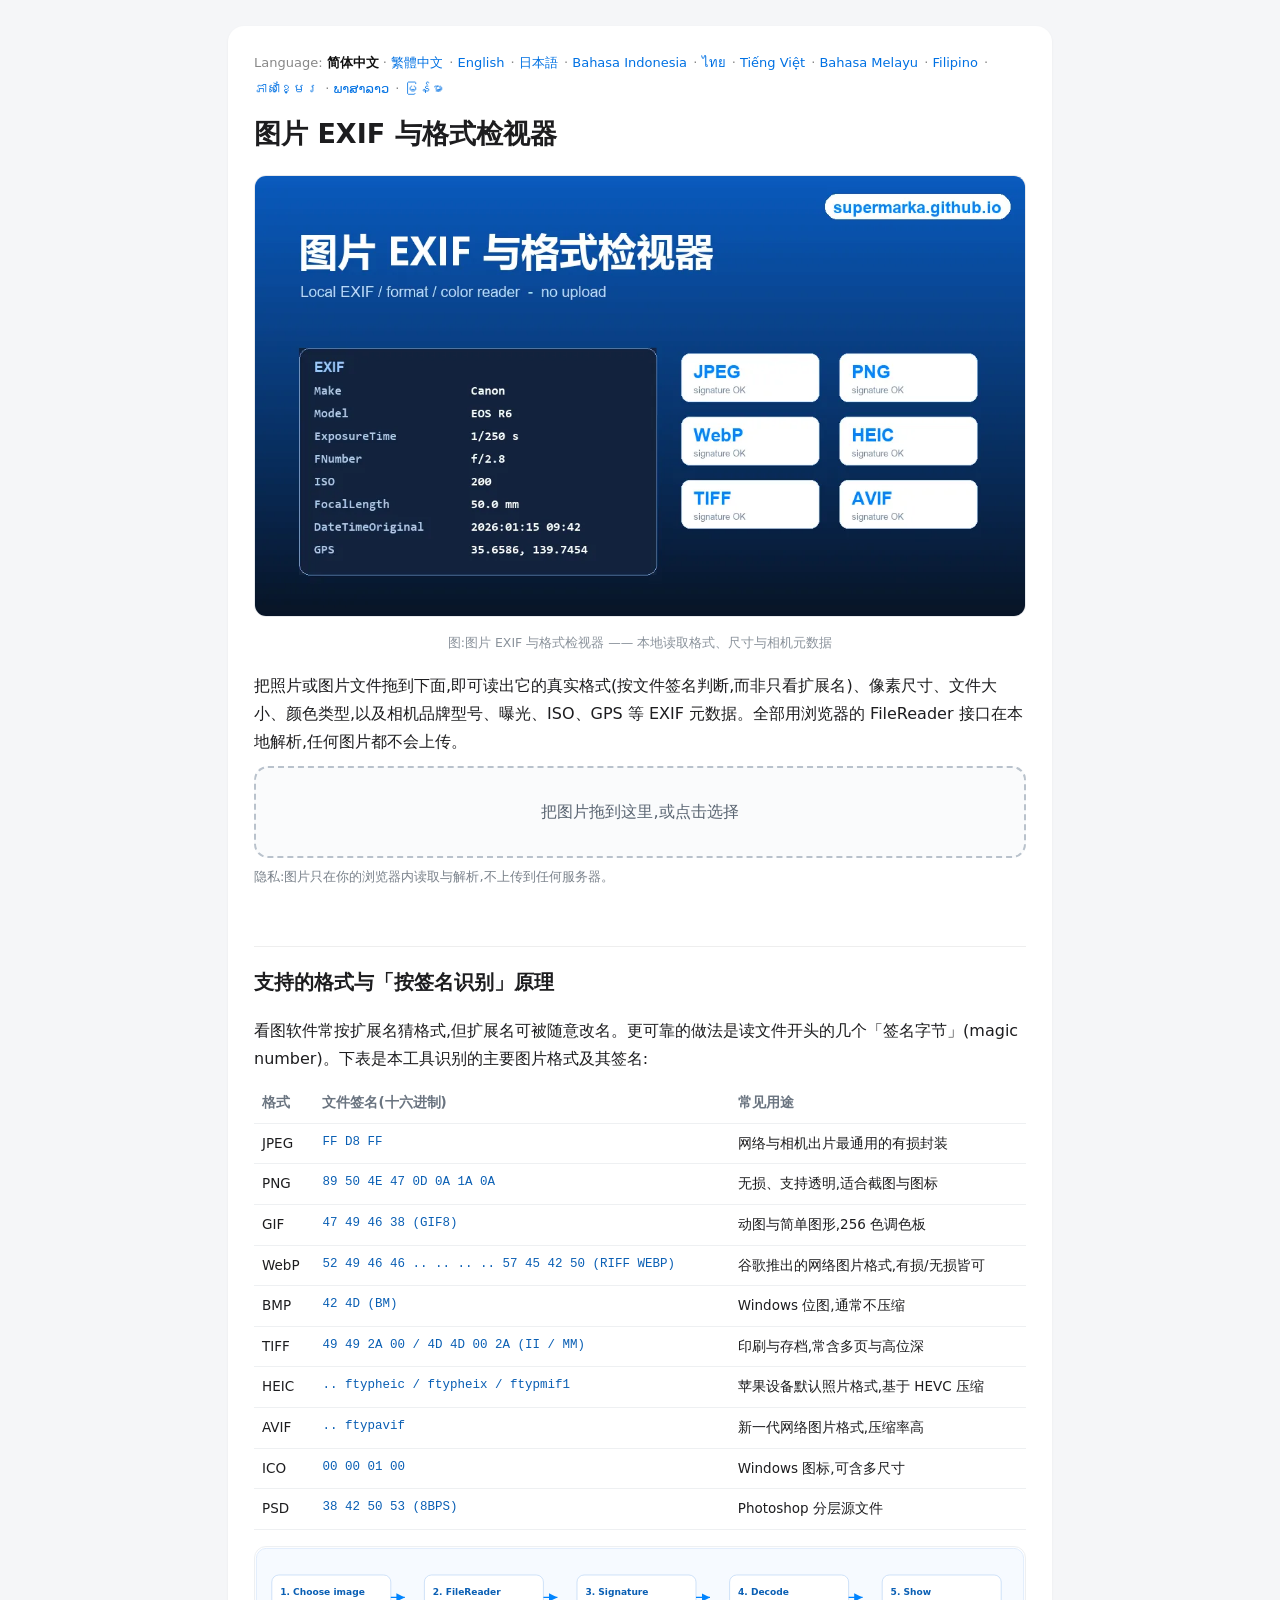
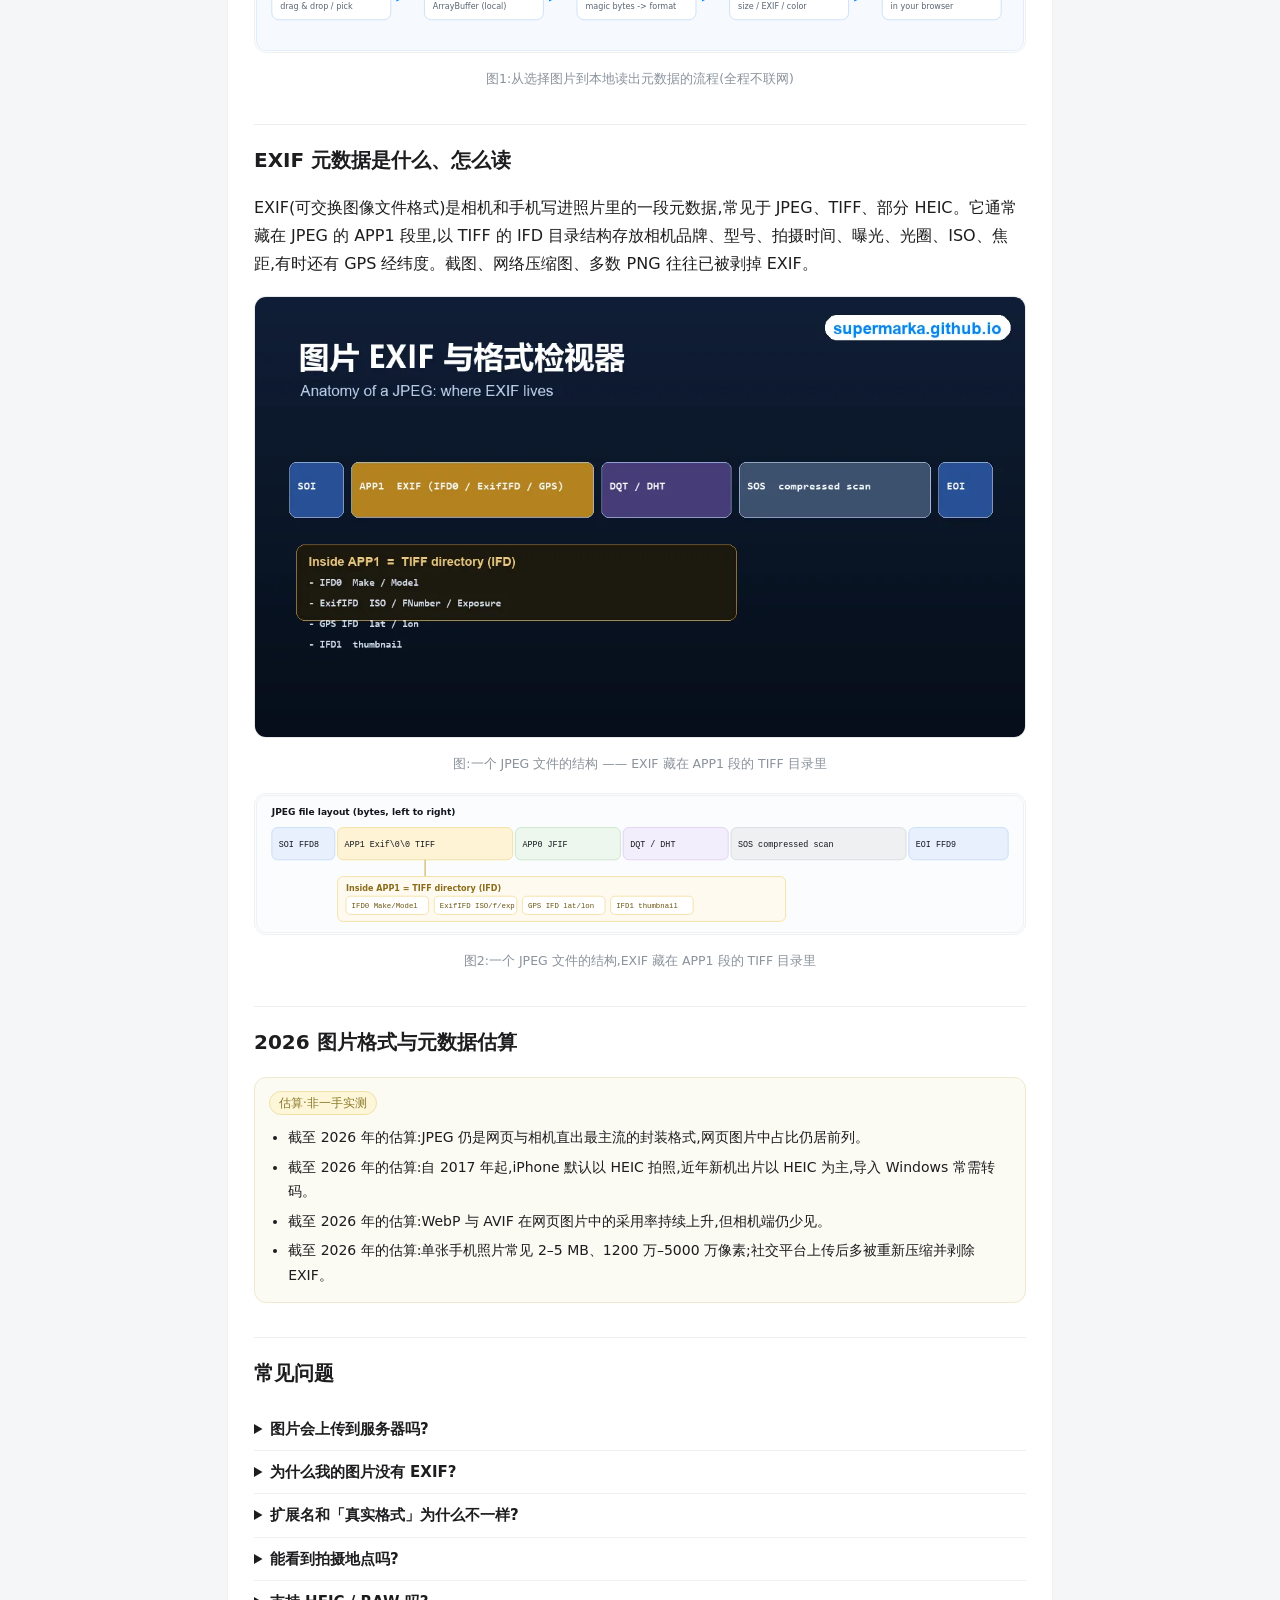
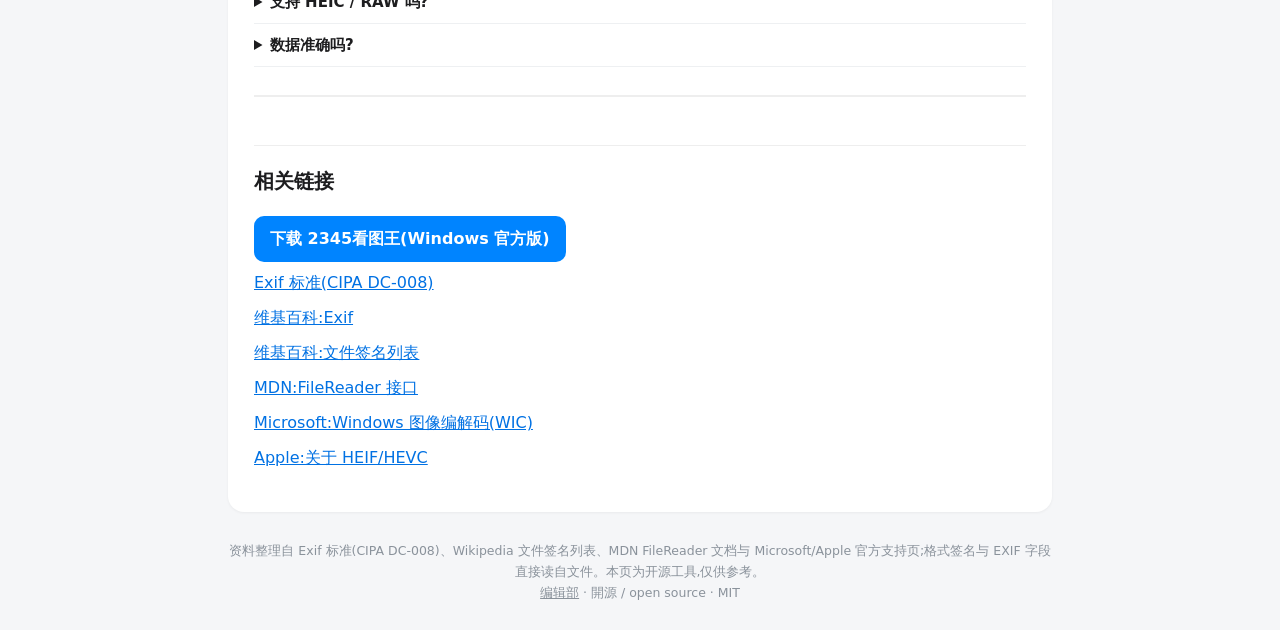
<file: index.html>
<!DOCTYPE html><html lang="zh-Hans"><head><meta charset="utf-8">
<meta name="viewport" content="width=device-width,initial-scale=1">
<title>图片 EXIF 与格式检视器 — 本地查看照片尺寸/格式/元数据</title>
<meta name="description" content="免费在线工具:在浏览器本地读取图片的真实格式(按文件签名)、尺寸、EXIF 元数据(相机/曝光/GPS)与颜色信息,全程不上传服务器。">
<link rel="canonical" href="https://supermarka.github.io/">
<link rel="alternate" hreflang="zh-Hans" href="https://supermarka.github.io/">
<link rel="alternate" hreflang="zh-Hant" href="https://supermarka.github.io/zh-tw/">
<link rel="alternate" hreflang="en" href="https://supermarka.github.io/en/">
<link rel="alternate" hreflang="ja" href="https://supermarka.github.io/ja/">
<link rel="alternate" hreflang="id" href="https://supermarka.github.io/id/">
<link rel="alternate" hreflang="th" href="https://supermarka.github.io/th/">
<link rel="alternate" hreflang="vi" href="https://supermarka.github.io/vi/">
<link rel="alternate" hreflang="ms" href="https://supermarka.github.io/ms/">
<link rel="alternate" hreflang="fil" href="https://supermarka.github.io/fil/">
<link rel="alternate" hreflang="km" href="https://supermarka.github.io/km/">
<link rel="alternate" hreflang="lo" href="https://supermarka.github.io/lo/">
<link rel="alternate" hreflang="my" href="https://supermarka.github.io/my/">
<link rel="alternate" hreflang="x-default" href="https://supermarka.github.io/">
<script type="application/ld+json">
{
 "@context": "https://schema.org",
 "@graph": [
  {
   "@type": "WebApplication",
   "name": "图片 EXIF 与格式检视器",
   "url": "https://supermarka.github.io/",
   "applicationCategory": "UtilitiesApplication",
   "operatingSystem": "Web browser",
   "browserRequirements": "Requires JavaScript",
   "inLanguage": "zh-Hans",
   "description": "免费在线工具:在浏览器本地读取图片的真实格式(按文件签名)、尺寸、EXIF 元数据(相机/曝光/GPS)与颜色信息,全程不上传服务器。",
   "isAccessibleForFree": true,
   "offers": {
    "@type": "Offer",
    "price": "0",
    "priceCurrency": "USD"
   }
  },
  {
   "@type": "FAQPage",
   "inLanguage": "zh-Hans",
   "url": "https://supermarka.github.io/",
   "mainEntity": [
    {
     "@type": "Question",
     "name": "图片会上传到服务器吗?",
     "acceptedAnswer": {
      "@type": "Answer",
      "text": "不会。本工具用浏览器的 FileReader 接口在本地读取与解析,图片不离开你的设备,也不上传到任何服务器。"
     }
    },
    {
     "@type": "Question",
     "name": "为什么我的图片没有 EXIF?",
     "acceptedAnswer": {
      "@type": "Answer",
      "text": "截图、网络下载并被重新压缩的图片、以及多数 PNG 通常不含 EXIF;社交平台上传时也常主动剥除 EXIF 以保护隐私。"
     }
    },
    {
     "@type": "Question",
     "name": "扩展名和「真实格式」为什么不一样?",
     "acceptedAnswer": {
      "@type": "Answer",
      "text": "扩展名只是文件名的一部分,可被随意修改。本工具读文件开头的签名字节来判断真实格式,因此把 .png 改名为 .jpg 也能被识破。"
     }
    },
    {
     "@type": "Question",
     "name": "能看到拍摄地点吗?",
     "acceptedAnswer": {
      "@type": "Answer",
      "text": "如果照片保留了 GPS 信息(常见于手机直出原图),工具会显示经纬度。多数经社交平台压缩的图已无 GPS。"
     }
    },
    {
     "@type": "Question",
     "name": "支持 HEIC / RAW 吗?",
     "acceptedAnswer": {
      "@type": "Answer",
      "text": "工具能按签名识别 HEIC/HEIF 等格式并显示文件信息;浏览器对 HEIC 的解码支持有限,缩略图可能无法显示。要在 Windows 流畅查看,可用 2345看图王。"
     }
    },
    {
     "@type": "Question",
     "name": "数据准确吗?",
     "acceptedAnswer": {
      "@type": "Answer",
      "text": "格式签名、尺寸与 EXIF 字段直接读自文件,准确可靠;「2026 估算」一节为趋势估算,已明确标注非一手实测。"
     }
    }
   ]
  }
 ]
}
</script>
<link rel="stylesheet" href="/style.css"></head>
<body><div class="wrap"><main>
<nav class="lang">Language: <strong>简体中文</strong> · <a href="/zh-tw/">繁體中文</a> · <a href="/en/">English</a> · <a href="/ja/">日本語</a> · <a href="/id/">Bahasa Indonesia</a> · <a href="/th/">ไทย</a> · <a href="/vi/">Tiếng Việt</a> · <a href="/ms/">Bahasa Melayu</a> · <a href="/fil/">Filipino</a> · <a href="/km/">ភាសាខ្មែរ</a> · <a href="/lo/">ພາສາລາວ</a> · <a href="/my/">မြန်မာ</a></nav>
<h1>图片 EXIF 与格式检视器</h1>
<figure class="i4png"><picture><source type="image/webp" srcset="/img/cover_zh.webp"><img src="/img/cover_zh.png" alt="图片 EXIF 与格式检视器示意图,展示从照片中读取的相机与曝光元数据" fetchpriority="high" width="1120" height="640"></picture><figcaption>图:图片 EXIF 与格式检视器 —— 本地读取格式、尺寸与相机元数据</figcaption></figure>
<p>把照片或图片文件拖到下面,即可读出它的真实格式(按文件签名判断,而非只看扩展名)、像素尺寸、文件大小、颜色类型,以及相机品牌型号、曝光、ISO、GPS 等 EXIF 元数据。全部用浏览器的 FileReader 接口在本地解析,任何图片都不会上传。</p>
<div id="drop" role="button" tabindex="0">把图片拖到这里,或点击选择</div>
<input id="file" type="file" accept="image/*">
<p class="privacy">隐私:图片只在你的浏览器内读取与解析,不上传到任何服务器。</p>
<div id="out"></div>
<h2>支持的格式与「按签名识别」原理</h2>
<p>看图软件常按扩展名猜格式,但扩展名可被随意改名。更可靠的做法是读文件开头的几个「签名字节」(magic number)。下表是本工具识别的主要图片格式及其签名:</p>
<table class="fmt"><tr><th>格式</th><th>文件签名(十六进制)</th><th>常见用途</th></tr><tr><td>JPEG</td><td class="sig">FF D8 FF</td><td>网络与相机出片最通用的有损封装</td></tr><tr><td>PNG</td><td class="sig">89 50 4E 47 0D 0A 1A 0A</td><td>无损、支持透明,适合截图与图标</td></tr><tr><td>GIF</td><td class="sig">47 49 46 38 (GIF8)</td><td>动图与简单图形,256 色调色板</td></tr><tr><td>WebP</td><td class="sig">52 49 46 46 .. .. .. .. 57 45 42 50 (RIFF WEBP)</td><td>谷歌推出的网络图片格式,有损/无损皆可</td></tr><tr><td>BMP</td><td class="sig">42 4D (BM)</td><td>Windows 位图,通常不压缩</td></tr><tr><td>TIFF</td><td class="sig">49 49 2A 00 / 4D 4D 00 2A (II / MM)</td><td>印刷与存档,常含多页与高位深</td></tr><tr><td>HEIC</td><td class="sig">.. ftypheic / ftypheix / ftypmif1</td><td>苹果设备默认照片格式,基于 HEVC 压缩</td></tr><tr><td>AVIF</td><td class="sig">.. ftypavif</td><td>新一代网络图片格式,压缩率高</td></tr><tr><td>ICO</td><td class="sig">00 00 01 00</td><td>Windows 图标,可含多尺寸</td></tr><tr><td>PSD</td><td class="sig">38 42 50 53 (8BPS)</td><td>Photoshop 分层源文件</td></tr></table>
<figure class="svgfig"><svg viewBox="0 0 1100 150" xmlns="http://www.w3.org/2000/svg" role="img" aria-label="Local image inspection flow"><defs><marker id="ar" markerWidth="9" markerHeight="9" refX="6" refY="3" orient="auto"><path d="M0,0 L6,3 L0,6 Z" fill="#0084ff"/></marker></defs><rect x="2" y="2" width="1096" height="146" rx="14" fill="#f6faff" stroke="#d6e6fb"/><g><rect x="24" y="40" width="170" height="64" rx="10" fill="#fff" stroke="#bcd6f5"/><text x="36" y="68" font-family="system-ui,Arial" font-size="13" font-weight="700" fill="#0a5fb4">1. Choose image</text><text x="36" y="88" font-family="system-ui,Arial" font-size="11.5" fill="#5a6572">drag & drop / pick</text></g><g><rect x="242" y="40" width="170" height="64" rx="10" fill="#fff" stroke="#bcd6f5"/><text x="254" y="68" font-family="system-ui,Arial" font-size="13" font-weight="700" fill="#0a5fb4">2. FileReader</text><text x="254" y="88" font-family="system-ui,Arial" font-size="11.5" fill="#5a6572">ArrayBuffer (local)</text></g><g><rect x="460" y="40" width="170" height="64" rx="10" fill="#fff" stroke="#bcd6f5"/><text x="472" y="68" font-family="system-ui,Arial" font-size="13" font-weight="700" fill="#0a5fb4">3. Signature</text><text x="472" y="88" font-family="system-ui,Arial" font-size="11.5" fill="#5a6572">magic bytes -> format</text></g><g><rect x="678" y="40" width="170" height="64" rx="10" fill="#fff" stroke="#bcd6f5"/><text x="690" y="68" font-family="system-ui,Arial" font-size="13" font-weight="700" fill="#0a5fb4">4. Decode</text><text x="690" y="88" font-family="system-ui,Arial" font-size="11.5" fill="#5a6572">size / EXIF / color</text></g><g><rect x="896" y="40" width="170" height="64" rx="10" fill="#fff" stroke="#bcd6f5"/><text x="908" y="68" font-family="system-ui,Arial" font-size="13" font-weight="700" fill="#0a5fb4">5. Show</text><text x="908" y="88" font-family="system-ui,Arial" font-size="11.5" fill="#5a6572">in your browser</text></g><line x1="194" y1="72" x2="214" y2="72" stroke="#0084ff" stroke-width="2" marker-end="url(#ar)"/><line x1="412" y1="72" x2="432" y2="72" stroke="#0084ff" stroke-width="2" marker-end="url(#ar)"/><line x1="630" y1="72" x2="650" y2="72" stroke="#0084ff" stroke-width="2" marker-end="url(#ar)"/><line x1="848" y1="72" x2="868" y2="72" stroke="#0084ff" stroke-width="2" marker-end="url(#ar)"/></svg><figcaption>图1:从选择图片到本地读出元数据的流程(全程不联网)</figcaption></figure>
<h2>EXIF 元数据是什么、怎么读</h2>
<p>EXIF(可交换图像文件格式)是相机和手机写进照片里的一段元数据,常见于 JPEG、TIFF、部分 HEIC。它通常藏在 JPEG 的 APP1 段里,以 TIFF 的 IFD 目录结构存放相机品牌、型号、拍摄时间、曝光、光圈、ISO、焦距,有时还有 GPS 经纬度。截图、网络压缩图、多数 PNG 往往已被剥掉 EXIF。</p>
<figure class="i4png"><picture><source type="image/webp" srcset="/img/board_zh.webp"><img src="/img/board_zh.png" alt="JPEG 文件结构示意图,EXIF 元数据位于 APP1 段" decoding="async" loading="lazy" width="1120" height="640"></picture><figcaption>图:一个 JPEG 文件的结构 —— EXIF 藏在 APP1 段的 TIFF 目录里</figcaption></figure>
<figure class="svgfig"><svg viewBox="0 0 1100 200" xmlns="http://www.w3.org/2000/svg" role="img" aria-label="JPEG file structure: EXIF in APP1 segment"><rect x="2" y="2" width="1096" height="196" rx="14" fill="#fbfcfd" stroke="#e6ebf0"/><text x="24" y="30" font-family="system-ui,Arial" font-size="13" font-weight="700" fill="#11161c">JPEG file layout (bytes, left to right)</text><rect x="24" y="48" width="90" height="46" rx="8" fill="#e8f0fe" stroke="#bcd6f5"/><text x="34" y="76" font-family="ui-monospace,Consolas,monospace" font-size="12" fill="#11161c">SOI FFD8</text><rect x="118" y="48" width="250" height="46" rx="8" fill="#fff3d6" stroke="#f0d98a"/><text x="128" y="76" font-family="ui-monospace,Consolas,monospace" font-size="12" fill="#11161c">APP1  Exif\0\0  TIFF</text><rect x="372" y="48" width="150" height="46" rx="8" fill="#eef7ee" stroke="#bfe0bf"/><text x="382" y="76" font-family="ui-monospace,Consolas,monospace" font-size="12" fill="#11161c">APP0 JFIF</text><rect x="526" y="48" width="150" height="46" rx="8" fill="#f3eefb" stroke="#d8c8f0"/><text x="536" y="76" font-family="ui-monospace,Consolas,monospace" font-size="12" fill="#11161c">DQT / DHT</text><rect x="680" y="48" width="250" height="46" rx="8" fill="#eef0f2" stroke="#cfd6dd"/><text x="690" y="76" font-family="ui-monospace,Consolas,monospace" font-size="12" fill="#11161c">SOS  compressed scan</text><rect x="934" y="48" width="142" height="46" rx="8" fill="#e8f0fe" stroke="#bcd6f5"/><text x="944" y="76" font-family="ui-monospace,Consolas,monospace" font-size="12" fill="#11161c">EOI FFD9</text><line x1="243" y1="94" x2="243" y2="118" stroke="#caa84a" stroke-width="1.5"/><rect x="118" y="118" width="640" height="64" rx="8" fill="#fffaf0" stroke="#f0d98a"/><text x="130" y="138" font-family="system-ui,Arial" font-size="11.5" font-weight="700" fill="#8a6d1a">Inside APP1 = TIFF directory (IFD)</text><rect x="130" y="146" width="118" height="26" rx="6" fill="#fff" stroke="#f0d98a"/><text x="138" y="163" font-family="ui-monospace,Consolas,monospace" font-size="10.5" fill="#6a5410">IFD0 Make/Model</text><rect x="256" y="146" width="118" height="26" rx="6" fill="#fff" stroke="#f0d98a"/><text x="264" y="163" font-family="ui-monospace,Consolas,monospace" font-size="10.5" fill="#6a5410">ExifIFD ISO/f/exp</text><rect x="382" y="146" width="118" height="26" rx="6" fill="#fff" stroke="#f0d98a"/><text x="390" y="163" font-family="ui-monospace,Consolas,monospace" font-size="10.5" fill="#6a5410">GPS IFD lat/lon</text><rect x="508" y="146" width="118" height="26" rx="6" fill="#fff" stroke="#f0d98a"/><text x="516" y="163" font-family="ui-monospace,Consolas,monospace" font-size="10.5" fill="#6a5410">IFD1 thumbnail</text></svg><figcaption>图2:一个 JPEG 文件的结构,EXIF 藏在 APP1 段的 TIFF 目录里</figcaption></figure>
<h2>2026 图片格式与元数据估算</h2>
<section id="i4data" class="estimate"><span class="tag">估算·非一手实测</span><ul><li>截至 2026 年的估算:JPEG 仍是网页与相机直出最主流的封装格式,网页图片中占比仍居前列。</li><li>截至 2026 年的估算:自 2017 年起,iPhone 默认以 HEIC 拍照,近年新机出片以 HEIC 为主,导入 Windows 常需转码。</li><li>截至 2026 年的估算:WebP 与 AVIF 在网页图片中的采用率持续上升,但相机端仍少见。</li><li>截至 2026 年的估算:单张手机照片常见 2–5 MB、1200 万–5000 万像素;社交平台上传后多被重新压缩并剥除 EXIF。</li></ul></section>
<h2>常见问题</h2>
<details class="faq"><summary>图片会上传到服务器吗?</summary><p>不会。本工具用浏览器的 FileReader 接口在本地读取与解析,图片不离开你的设备,也不上传到任何服务器。</p></details><details class="faq"><summary>为什么我的图片没有 EXIF?</summary><p>截图、网络下载并被重新压缩的图片、以及多数 PNG 通常不含 EXIF;社交平台上传时也常主动剥除 EXIF 以保护隐私。</p></details><details class="faq"><summary>扩展名和「真实格式」为什么不一样?</summary><p>扩展名只是文件名的一部分,可被随意修改。本工具读文件开头的签名字节来判断真实格式,因此把 .png 改名为 .jpg 也能被识破。</p></details><details class="faq"><summary>能看到拍摄地点吗?</summary><p>如果照片保留了 GPS 信息(常见于手机直出原图),工具会显示经纬度。多数经社交平台压缩的图已无 GPS。</p></details><details class="faq"><summary>支持 HEIC / RAW 吗?</summary><p>工具能按签名识别 HEIC/HEIF 等格式并显示文件信息;浏览器对 HEIC 的解码支持有限,缩略图可能无法显示。要在 Windows 流畅查看,可用 2345看图王。</p></details><details class="faq"><summary>数据准确吗?</summary><p>格式签名、尺寸与 EXIF 字段直接读自文件,准确可靠;「2026 估算」一节为趋势估算,已明确标注非一手实测。</p></details>
<div class="related"><h2>相关链接</h2>
<ul><li><a class="cta" href="https://viewer2345.com/download/">下载 2345看图王(Windows 官方版)</a></li><li><a href="https://www.cipa.jp/std/std-sec_e.html" rel="nofollow noopener" target="_blank">Exif 标准(CIPA DC-008)</a></li><li><a href="https://zh.wikipedia.org/wiki/Exif" rel="nofollow noopener" target="_blank">维基百科:Exif</a></li><li><a href="https://en.wikipedia.org/wiki/List_of_file_signatures" rel="nofollow noopener" target="_blank">维基百科:文件签名列表</a></li><li><a href="https://developer.mozilla.org/zh-CN/docs/Web/API/FileReader" rel="nofollow noopener" target="_blank">MDN:FileReader 接口</a></li><li><a href="https://learn.microsoft.com/zh-cn/windows/win32/wic/-wic-about-windows-imaging-codec" rel="nofollow noopener" target="_blank">Microsoft:Windows 图像编解码(WIC)</a></li><li><a href="https://support.apple.com/zh-cn/HT207022" rel="nofollow noopener" target="_blank">Apple:关于 HEIF/HEVC</a></li></ul></div>
</main>
<footer>资料整理自 Exif 标准(CIPA DC-008)、Wikipedia 文件签名列表、MDN FileReader 文档与 Microsoft/Apple 官方支持页;格式签名与 EXIF 字段直接读自文件。本页为开源工具,仅供参考。<br><a href="/about/">编辑部</a> · 開源 / open source · MIT</footer>
</div>
<script>window.VL={"basic": "基本信息", "exifhead": "EXIF 元数据", "noexif": "该图片不含 EXIF 元数据(常见于截图、PNG、网络压缩图)。", "filename": "文件名", "format": "真实格式", "ext_mismatch": "(扩展名与签名不一致)", "dimensions": "尺寸(像素)", "megapixels": "百万像素", "aspect": "宽高比", "filesize": "文件大小", "modified": "修改时间", "colortype": "颜色类型", "bitdepth": "位深", "alpha": "含透明通道", "make": "相机品牌(Make)", "model": "相机型号(Model)", "datetime": "拍摄时间(DateTimeOriginal)", "exposure": "曝光时间(ExposureTime)", "fnumber": "光圈(FNumber)", "iso": "感光度(ISO)", "focal": "焦距(FocalLength)", "lens": "镜头(LensModel)", "orientation": "方向(Orientation)", "software": "软件(Software)", "gps": "GPS 坐标", "yes": "是", "no": "否"};</script>
<script src="/app.js"></script>
</body></html>
</file>
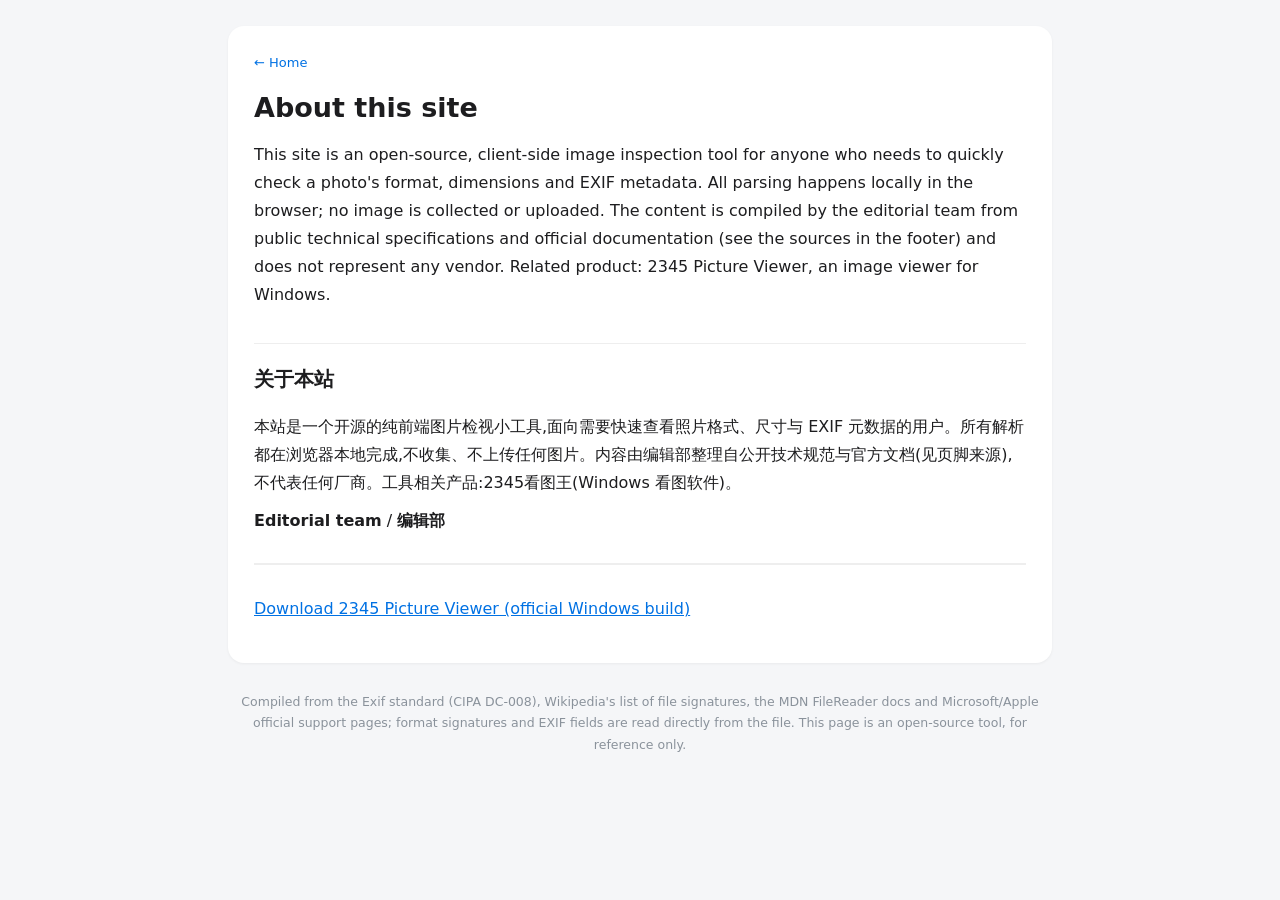
<file: about/index.html>
<!DOCTYPE html><html lang="en"><head><meta charset="utf-8">
<meta name="viewport" content="width=device-width,initial-scale=1">
<title>About — Image EXIF & Format Inspector</title>
<meta name="description" content="About this open-source, client-side image EXIF and format inspector. Maintained by the editorial team.">
<link rel="canonical" href="https://supermarka.github.io/about/">
<link rel="stylesheet" href="/style.css"></head>
<body><div class="wrap"><main>
<nav class="lang"><a href="/">&larr; Home</a></nav>
<h1>About this site</h1>
<p>This site is an open-source, client-side image inspection tool for anyone who needs to quickly check a photo's format, dimensions and EXIF metadata. All parsing happens locally in the browser; no image is collected or uploaded. The content is compiled by the editorial team from public technical specifications and official documentation (see the sources in the footer) and does not represent any vendor. Related product: 2345 Picture Viewer, an image viewer for Windows.</p>
<h2>关于本站</h2>
<p>本站是一个开源的纯前端图片检视小工具,面向需要快速查看照片格式、尺寸与 EXIF 元数据的用户。所有解析都在浏览器本地完成,不收集、不上传任何图片。内容由编辑部整理自公开技术规范与官方文档(见页脚来源),不代表任何厂商。工具相关产品:2345看图王(Windows 看图软件)。</p>
<p><strong>Editorial team</strong> / <strong>编辑部</strong></p>
<div class="related"><ul><li><a href="https://viewer2345.com/download/" rel="nofollow noopener" target="_blank">Download 2345 Picture Viewer (official Windows build)</a></li></ul></div>
</main>
<footer>Compiled from the Exif standard (CIPA DC-008), Wikipedia's list of file signatures, the MDN FileReader docs and Microsoft/Apple official support pages; format signatures and EXIF fields are read directly from the file. This page is an open-source tool, for reference only.</footer>
</div></body></html>
</file>
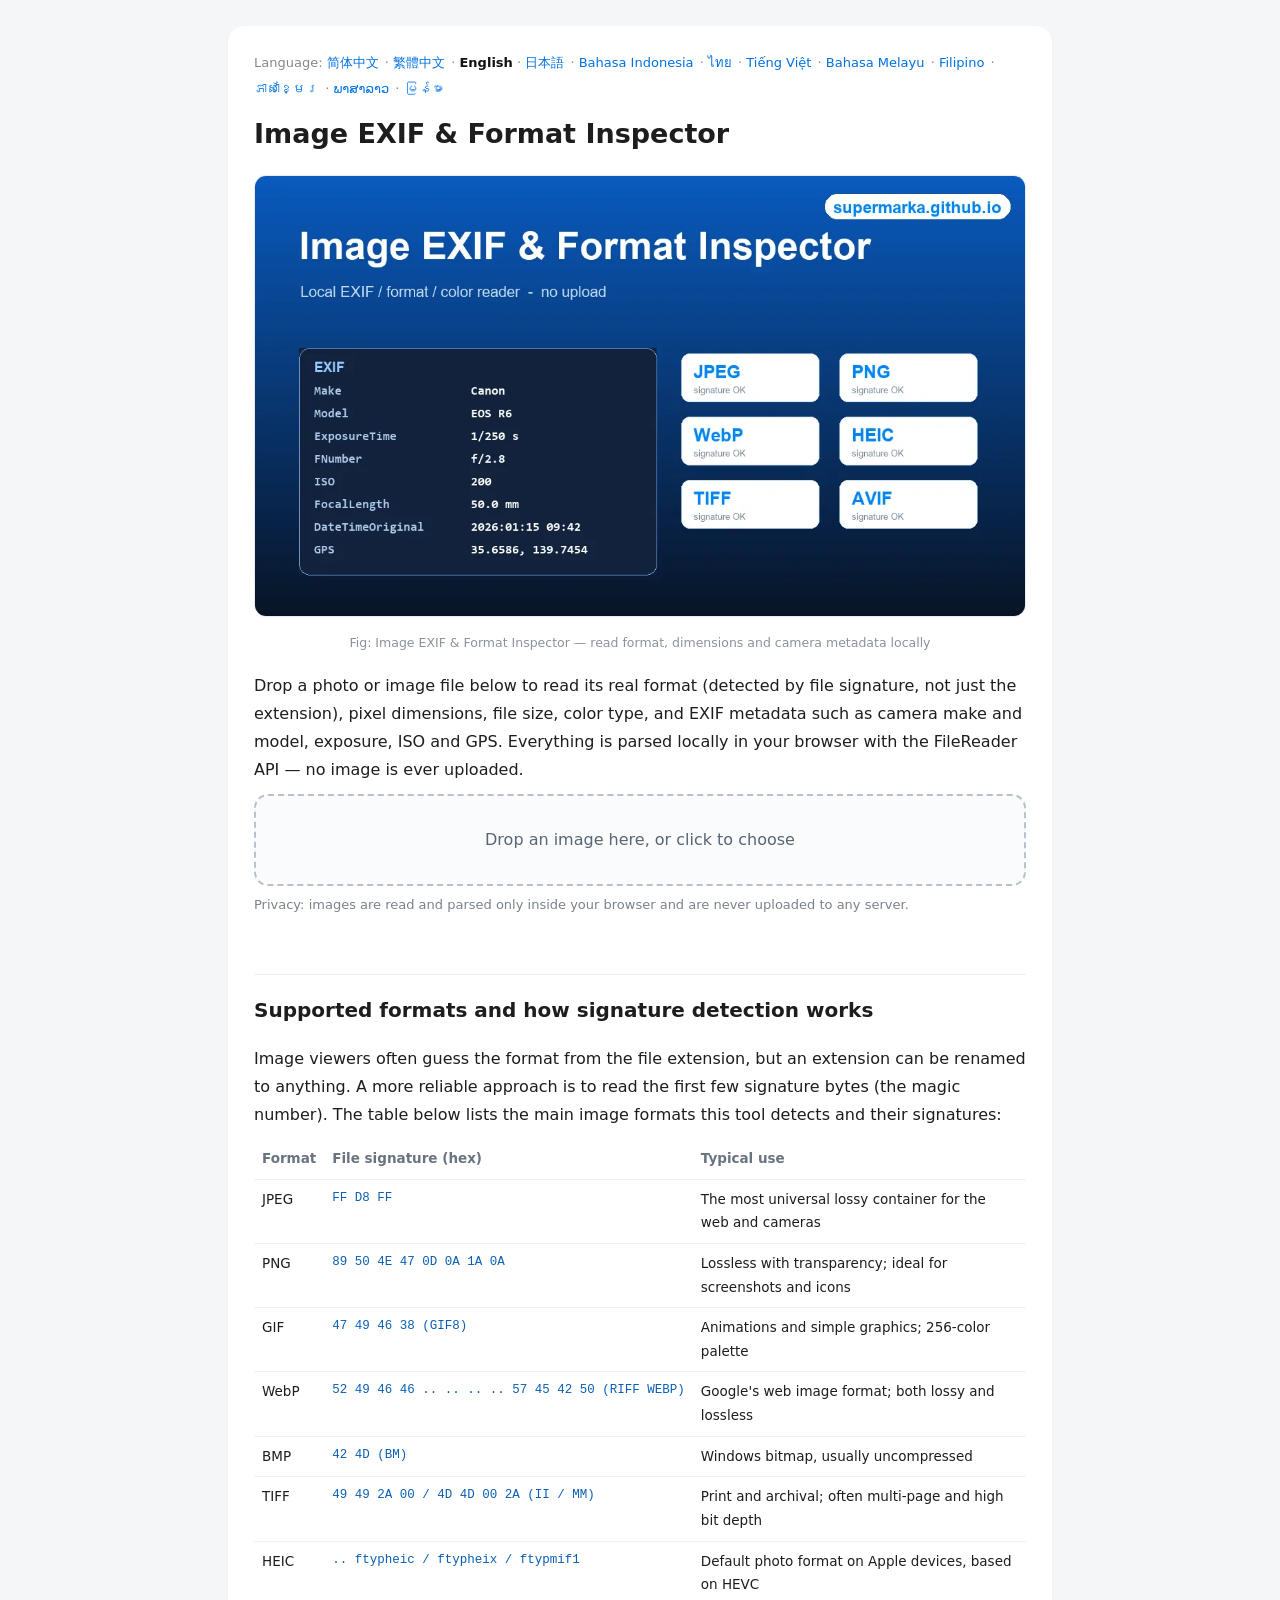
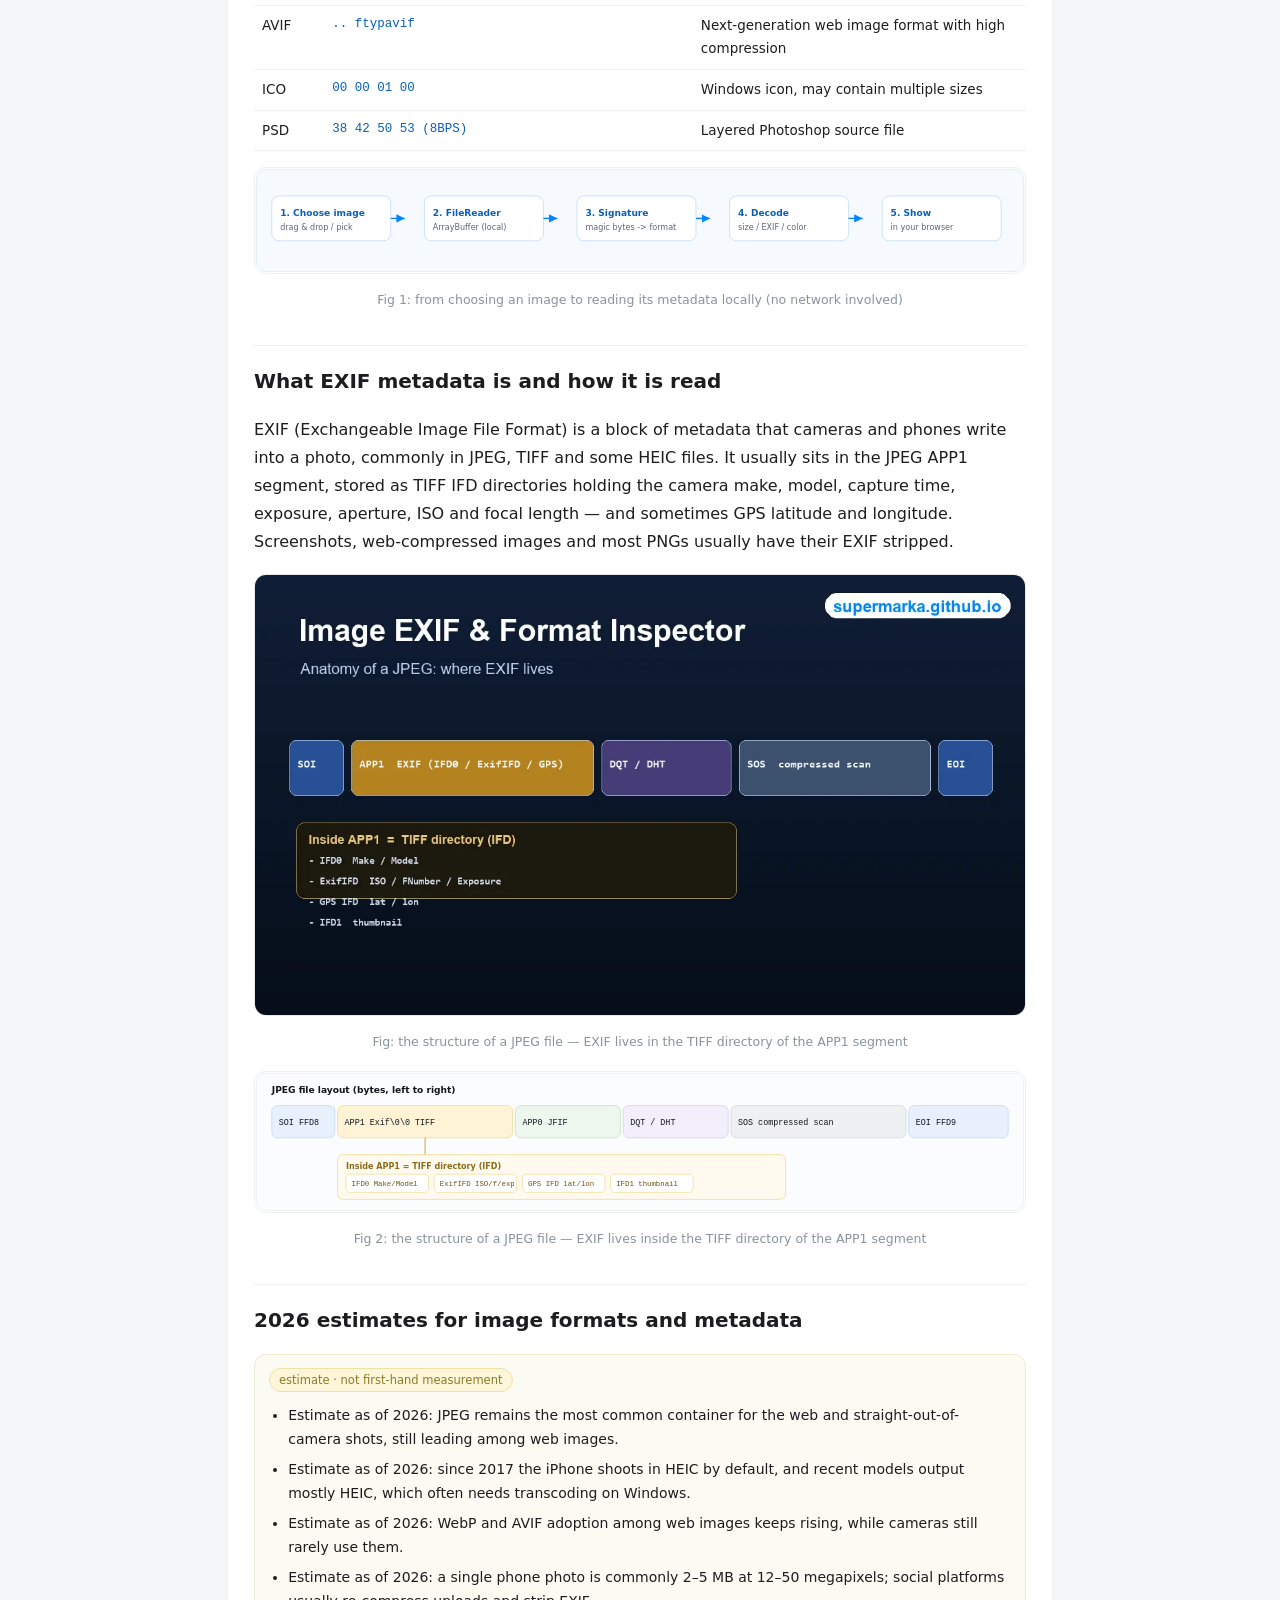
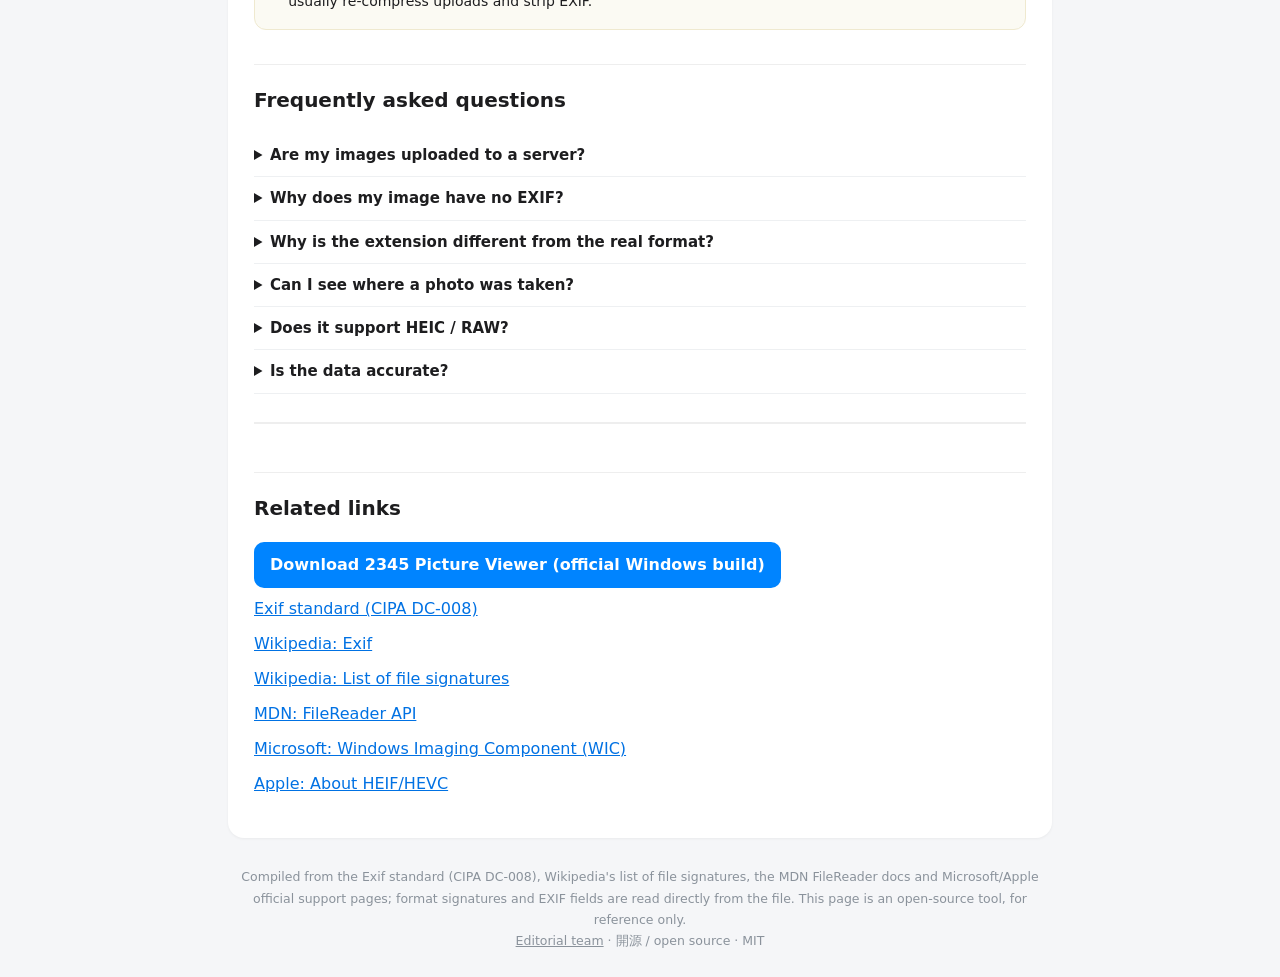
<file: en/index.html>
<!DOCTYPE html><html lang="en"><head><meta charset="utf-8">
<meta name="viewport" content="width=device-width,initial-scale=1">
<title>Image EXIF &amp; Format Inspector — view photo metadata locally</title>
<meta name="description" content="Free online tool to inspect an image's real format (by file signature), dimensions, EXIF metadata (camera, exposure, GPS) and color — all read locally in your browser, nothing uploaded.">
<link rel="canonical" href="https://supermarka.github.io/en/">
<link rel="alternate" hreflang="zh-Hans" href="https://supermarka.github.io/">
<link rel="alternate" hreflang="zh-Hant" href="https://supermarka.github.io/zh-tw/">
<link rel="alternate" hreflang="en" href="https://supermarka.github.io/en/">
<link rel="alternate" hreflang="ja" href="https://supermarka.github.io/ja/">
<link rel="alternate" hreflang="id" href="https://supermarka.github.io/id/">
<link rel="alternate" hreflang="th" href="https://supermarka.github.io/th/">
<link rel="alternate" hreflang="vi" href="https://supermarka.github.io/vi/">
<link rel="alternate" hreflang="ms" href="https://supermarka.github.io/ms/">
<link rel="alternate" hreflang="fil" href="https://supermarka.github.io/fil/">
<link rel="alternate" hreflang="km" href="https://supermarka.github.io/km/">
<link rel="alternate" hreflang="lo" href="https://supermarka.github.io/lo/">
<link rel="alternate" hreflang="my" href="https://supermarka.github.io/my/">
<link rel="alternate" hreflang="x-default" href="https://supermarka.github.io/">
<script type="application/ld+json">
{
 "@context": "https://schema.org",
 "@graph": [
  {
   "@type": "WebApplication",
   "name": "Image EXIF & Format Inspector",
   "url": "https://supermarka.github.io/en/",
   "applicationCategory": "UtilitiesApplication",
   "operatingSystem": "Web browser",
   "browserRequirements": "Requires JavaScript",
   "inLanguage": "en",
   "description": "Free online tool to inspect an image's real format (by file signature), dimensions, EXIF metadata (camera, exposure, GPS) and color — all read locally in your browser, nothing uploaded.",
   "isAccessibleForFree": true,
   "offers": {
    "@type": "Offer",
    "price": "0",
    "priceCurrency": "USD"
   }
  },
  {
   "@type": "FAQPage",
   "inLanguage": "en",
   "url": "https://supermarka.github.io/en/",
   "mainEntity": [
    {
     "@type": "Question",
     "name": "Are my images uploaded to a server?",
     "acceptedAnswer": {
      "@type": "Answer",
      "text": "No. The tool uses the browser FileReader API to read and parse images locally; the image never leaves your device and is not uploaded to any server."
     }
    },
    {
     "@type": "Question",
     "name": "Why does my image have no EXIF?",
     "acceptedAnswer": {
      "@type": "Answer",
      "text": "Screenshots, images downloaded and re-compressed from the web, and most PNGs usually carry no EXIF; social platforms also strip EXIF on upload to protect privacy."
     }
    },
    {
     "@type": "Question",
     "name": "Why is the extension different from the real format?",
     "acceptedAnswer": {
      "@type": "Answer",
      "text": "An extension is just part of the file name and can be changed freely. This tool reads the signature bytes at the start of the file, so even a .png renamed to .jpg is detected correctly."
     }
    },
    {
     "@type": "Question",
     "name": "Can I see where a photo was taken?",
     "acceptedAnswer": {
      "@type": "Answer",
      "text": "If the photo kept its GPS data (common for unedited phone originals), the tool shows the coordinates. Most images compressed by social platforms no longer carry GPS."
     }
    },
    {
     "@type": "Question",
     "name": "Does it support HEIC / RAW?",
     "acceptedAnswer": {
      "@type": "Answer",
      "text": "The tool detects HEIC/HEIF and similar formats by signature and shows file info; browser support for decoding HEIC is limited, so a thumbnail may not render. For smooth viewing on Windows you can use 2345 Picture Viewer."
     }
    },
    {
     "@type": "Question",
     "name": "Is the data accurate?",
     "acceptedAnswer": {
      "@type": "Answer",
      "text": "Format signatures, dimensions and EXIF fields are read directly from the file and are reliable; the 2026 estimates section is a trend estimate and is clearly labeled as not first-hand measurement."
     }
    }
   ]
  }
 ]
}
</script>
<link rel="stylesheet" href="/style.css"></head>
<body><div class="wrap"><main>
<nav class="lang">Language: <a href="/">简体中文</a> · <a href="/zh-tw/">繁體中文</a> · <strong>English</strong> · <a href="/ja/">日本語</a> · <a href="/id/">Bahasa Indonesia</a> · <a href="/th/">ไทย</a> · <a href="/vi/">Tiếng Việt</a> · <a href="/ms/">Bahasa Melayu</a> · <a href="/fil/">Filipino</a> · <a href="/km/">ភាសាខ្មែរ</a> · <a href="/lo/">ພາສາລາວ</a> · <a href="/my/">မြန်မာ</a></nav>
<h1>Image EXIF &amp; Format Inspector</h1>
<figure class="i4png"><picture><source type="image/webp" srcset="/img/cover_en.webp"><img src="/img/cover_en.png" alt="Illustration of the Image EXIF &amp; Format Inspector showing camera and exposure metadata read from a photo" fetchpriority="high" width="1120" height="640"></picture><figcaption>Fig: Image EXIF &amp; Format Inspector — read format, dimensions and camera metadata locally</figcaption></figure>
<p>Drop a photo or image file below to read its real format (detected by file signature, not just the extension), pixel dimensions, file size, color type, and EXIF metadata such as camera make and model, exposure, ISO and GPS. Everything is parsed locally in your browser with the FileReader API — no image is ever uploaded.</p>
<div id="drop" role="button" tabindex="0">Drop an image here, or click to choose</div>
<input id="file" type="file" accept="image/*">
<p class="privacy">Privacy: images are read and parsed only inside your browser and are never uploaded to any server.</p>
<div id="out"></div>
<h2>Supported formats and how signature detection works</h2>
<p>Image viewers often guess the format from the file extension, but an extension can be renamed to anything. A more reliable approach is to read the first few signature bytes (the magic number). The table below lists the main image formats this tool detects and their signatures:</p>
<table class="fmt"><tr><th>Format</th><th>File signature (hex)</th><th>Typical use</th></tr><tr><td>JPEG</td><td class="sig">FF D8 FF</td><td>The most universal lossy container for the web and cameras</td></tr><tr><td>PNG</td><td class="sig">89 50 4E 47 0D 0A 1A 0A</td><td>Lossless with transparency; ideal for screenshots and icons</td></tr><tr><td>GIF</td><td class="sig">47 49 46 38 (GIF8)</td><td>Animations and simple graphics; 256-color palette</td></tr><tr><td>WebP</td><td class="sig">52 49 46 46 .. .. .. .. 57 45 42 50 (RIFF WEBP)</td><td>Google's web image format; both lossy and lossless</td></tr><tr><td>BMP</td><td class="sig">42 4D (BM)</td><td>Windows bitmap, usually uncompressed</td></tr><tr><td>TIFF</td><td class="sig">49 49 2A 00 / 4D 4D 00 2A (II / MM)</td><td>Print and archival; often multi-page and high bit depth</td></tr><tr><td>HEIC</td><td class="sig">.. ftypheic / ftypheix / ftypmif1</td><td>Default photo format on Apple devices, based on HEVC</td></tr><tr><td>AVIF</td><td class="sig">.. ftypavif</td><td>Next-generation web image format with high compression</td></tr><tr><td>ICO</td><td class="sig">00 00 01 00</td><td>Windows icon, may contain multiple sizes</td></tr><tr><td>PSD</td><td class="sig">38 42 50 53 (8BPS)</td><td>Layered Photoshop source file</td></tr></table>
<figure class="svgfig"><svg viewBox="0 0 1100 150" xmlns="http://www.w3.org/2000/svg" role="img" aria-label="Local image inspection flow"><defs><marker id="ar" markerWidth="9" markerHeight="9" refX="6" refY="3" orient="auto"><path d="M0,0 L6,3 L0,6 Z" fill="#0084ff"/></marker></defs><rect x="2" y="2" width="1096" height="146" rx="14" fill="#f6faff" stroke="#d6e6fb"/><g><rect x="24" y="40" width="170" height="64" rx="10" fill="#fff" stroke="#bcd6f5"/><text x="36" y="68" font-family="system-ui,Arial" font-size="13" font-weight="700" fill="#0a5fb4">1. Choose image</text><text x="36" y="88" font-family="system-ui,Arial" font-size="11.5" fill="#5a6572">drag & drop / pick</text></g><g><rect x="242" y="40" width="170" height="64" rx="10" fill="#fff" stroke="#bcd6f5"/><text x="254" y="68" font-family="system-ui,Arial" font-size="13" font-weight="700" fill="#0a5fb4">2. FileReader</text><text x="254" y="88" font-family="system-ui,Arial" font-size="11.5" fill="#5a6572">ArrayBuffer (local)</text></g><g><rect x="460" y="40" width="170" height="64" rx="10" fill="#fff" stroke="#bcd6f5"/><text x="472" y="68" font-family="system-ui,Arial" font-size="13" font-weight="700" fill="#0a5fb4">3. Signature</text><text x="472" y="88" font-family="system-ui,Arial" font-size="11.5" fill="#5a6572">magic bytes -> format</text></g><g><rect x="678" y="40" width="170" height="64" rx="10" fill="#fff" stroke="#bcd6f5"/><text x="690" y="68" font-family="system-ui,Arial" font-size="13" font-weight="700" fill="#0a5fb4">4. Decode</text><text x="690" y="88" font-family="system-ui,Arial" font-size="11.5" fill="#5a6572">size / EXIF / color</text></g><g><rect x="896" y="40" width="170" height="64" rx="10" fill="#fff" stroke="#bcd6f5"/><text x="908" y="68" font-family="system-ui,Arial" font-size="13" font-weight="700" fill="#0a5fb4">5. Show</text><text x="908" y="88" font-family="system-ui,Arial" font-size="11.5" fill="#5a6572">in your browser</text></g><line x1="194" y1="72" x2="214" y2="72" stroke="#0084ff" stroke-width="2" marker-end="url(#ar)"/><line x1="412" y1="72" x2="432" y2="72" stroke="#0084ff" stroke-width="2" marker-end="url(#ar)"/><line x1="630" y1="72" x2="650" y2="72" stroke="#0084ff" stroke-width="2" marker-end="url(#ar)"/><line x1="848" y1="72" x2="868" y2="72" stroke="#0084ff" stroke-width="2" marker-end="url(#ar)"/></svg><figcaption>Fig 1: from choosing an image to reading its metadata locally (no network involved)</figcaption></figure>
<h2>What EXIF metadata is and how it is read</h2>
<p>EXIF (Exchangeable Image File Format) is a block of metadata that cameras and phones write into a photo, commonly in JPEG, TIFF and some HEIC files. It usually sits in the JPEG APP1 segment, stored as TIFF IFD directories holding the camera make, model, capture time, exposure, aperture, ISO and focal length — and sometimes GPS latitude and longitude. Screenshots, web-compressed images and most PNGs usually have their EXIF stripped.</p>
<figure class="i4png"><picture><source type="image/webp" srcset="/img/board_en.webp"><img src="/img/board_en.png" alt="Diagram of a JPEG file structure with EXIF metadata in the APP1 segment" decoding="async" loading="lazy" width="1120" height="640"></picture><figcaption>Fig: the structure of a JPEG file — EXIF lives in the TIFF directory of the APP1 segment</figcaption></figure>
<figure class="svgfig"><svg viewBox="0 0 1100 200" xmlns="http://www.w3.org/2000/svg" role="img" aria-label="JPEG file structure: EXIF in APP1 segment"><rect x="2" y="2" width="1096" height="196" rx="14" fill="#fbfcfd" stroke="#e6ebf0"/><text x="24" y="30" font-family="system-ui,Arial" font-size="13" font-weight="700" fill="#11161c">JPEG file layout (bytes, left to right)</text><rect x="24" y="48" width="90" height="46" rx="8" fill="#e8f0fe" stroke="#bcd6f5"/><text x="34" y="76" font-family="ui-monospace,Consolas,monospace" font-size="12" fill="#11161c">SOI FFD8</text><rect x="118" y="48" width="250" height="46" rx="8" fill="#fff3d6" stroke="#f0d98a"/><text x="128" y="76" font-family="ui-monospace,Consolas,monospace" font-size="12" fill="#11161c">APP1  Exif\0\0  TIFF</text><rect x="372" y="48" width="150" height="46" rx="8" fill="#eef7ee" stroke="#bfe0bf"/><text x="382" y="76" font-family="ui-monospace,Consolas,monospace" font-size="12" fill="#11161c">APP0 JFIF</text><rect x="526" y="48" width="150" height="46" rx="8" fill="#f3eefb" stroke="#d8c8f0"/><text x="536" y="76" font-family="ui-monospace,Consolas,monospace" font-size="12" fill="#11161c">DQT / DHT</text><rect x="680" y="48" width="250" height="46" rx="8" fill="#eef0f2" stroke="#cfd6dd"/><text x="690" y="76" font-family="ui-monospace,Consolas,monospace" font-size="12" fill="#11161c">SOS  compressed scan</text><rect x="934" y="48" width="142" height="46" rx="8" fill="#e8f0fe" stroke="#bcd6f5"/><text x="944" y="76" font-family="ui-monospace,Consolas,monospace" font-size="12" fill="#11161c">EOI FFD9</text><line x1="243" y1="94" x2="243" y2="118" stroke="#caa84a" stroke-width="1.5"/><rect x="118" y="118" width="640" height="64" rx="8" fill="#fffaf0" stroke="#f0d98a"/><text x="130" y="138" font-family="system-ui,Arial" font-size="11.5" font-weight="700" fill="#8a6d1a">Inside APP1 = TIFF directory (IFD)</text><rect x="130" y="146" width="118" height="26" rx="6" fill="#fff" stroke="#f0d98a"/><text x="138" y="163" font-family="ui-monospace,Consolas,monospace" font-size="10.5" fill="#6a5410">IFD0 Make/Model</text><rect x="256" y="146" width="118" height="26" rx="6" fill="#fff" stroke="#f0d98a"/><text x="264" y="163" font-family="ui-monospace,Consolas,monospace" font-size="10.5" fill="#6a5410">ExifIFD ISO/f/exp</text><rect x="382" y="146" width="118" height="26" rx="6" fill="#fff" stroke="#f0d98a"/><text x="390" y="163" font-family="ui-monospace,Consolas,monospace" font-size="10.5" fill="#6a5410">GPS IFD lat/lon</text><rect x="508" y="146" width="118" height="26" rx="6" fill="#fff" stroke="#f0d98a"/><text x="516" y="163" font-family="ui-monospace,Consolas,monospace" font-size="10.5" fill="#6a5410">IFD1 thumbnail</text></svg><figcaption>Fig 2: the structure of a JPEG file — EXIF lives inside the TIFF directory of the APP1 segment</figcaption></figure>
<h2>2026 estimates for image formats and metadata</h2>
<section id="i4data" class="estimate"><span class="tag">estimate · not first-hand measurement</span><ul><li>Estimate as of 2026: JPEG remains the most common container for the web and straight-out-of-camera shots, still leading among web images.</li><li>Estimate as of 2026: since 2017 the iPhone shoots in HEIC by default, and recent models output mostly HEIC, which often needs transcoding on Windows.</li><li>Estimate as of 2026: WebP and AVIF adoption among web images keeps rising, while cameras still rarely use them.</li><li>Estimate as of 2026: a single phone photo is commonly 2–5 MB at 12–50 megapixels; social platforms usually re-compress uploads and strip EXIF.</li></ul></section>
<h2>Frequently asked questions</h2>
<details class="faq"><summary>Are my images uploaded to a server?</summary><p>No. The tool uses the browser FileReader API to read and parse images locally; the image never leaves your device and is not uploaded to any server.</p></details><details class="faq"><summary>Why does my image have no EXIF?</summary><p>Screenshots, images downloaded and re-compressed from the web, and most PNGs usually carry no EXIF; social platforms also strip EXIF on upload to protect privacy.</p></details><details class="faq"><summary>Why is the extension different from the real format?</summary><p>An extension is just part of the file name and can be changed freely. This tool reads the signature bytes at the start of the file, so even a .png renamed to .jpg is detected correctly.</p></details><details class="faq"><summary>Can I see where a photo was taken?</summary><p>If the photo kept its GPS data (common for unedited phone originals), the tool shows the coordinates. Most images compressed by social platforms no longer carry GPS.</p></details><details class="faq"><summary>Does it support HEIC / RAW?</summary><p>The tool detects HEIC/HEIF and similar formats by signature and shows file info; browser support for decoding HEIC is limited, so a thumbnail may not render. For smooth viewing on Windows you can use 2345 Picture Viewer.</p></details><details class="faq"><summary>Is the data accurate?</summary><p>Format signatures, dimensions and EXIF fields are read directly from the file and are reliable; the 2026 estimates section is a trend estimate and is clearly labeled as not first-hand measurement.</p></details>
<div class="related"><h2>Related links</h2>
<ul><li><a class="cta" href="https://viewer2345.com/download/">Download 2345 Picture Viewer (official Windows build)</a></li><li><a href="https://www.cipa.jp/std/std-sec_e.html" rel="nofollow noopener" target="_blank">Exif standard (CIPA DC-008)</a></li><li><a href="https://en.wikipedia.org/wiki/Exif" rel="nofollow noopener" target="_blank">Wikipedia: Exif</a></li><li><a href="https://en.wikipedia.org/wiki/List_of_file_signatures" rel="nofollow noopener" target="_blank">Wikipedia: List of file signatures</a></li><li><a href="https://developer.mozilla.org/en-US/docs/Web/API/FileReader" rel="nofollow noopener" target="_blank">MDN: FileReader API</a></li><li><a href="https://learn.microsoft.com/en-us/windows/win32/wic/-wic-about-windows-imaging-codec" rel="nofollow noopener" target="_blank">Microsoft: Windows Imaging Component (WIC)</a></li><li><a href="https://support.apple.com/en-us/HT207022" rel="nofollow noopener" target="_blank">Apple: About HEIF/HEVC</a></li></ul></div>
</main>
<footer>Compiled from the Exif standard (CIPA DC-008), Wikipedia's list of file signatures, the MDN FileReader docs and Microsoft/Apple official support pages; format signatures and EXIF fields are read directly from the file. This page is an open-source tool, for reference only.<br><a href="/about/">Editorial team</a> · 開源 / open source · MIT</footer>
</div>
<script>window.VL={"basic": "Basic info", "exifhead": "EXIF metadata", "noexif": "This image contains no EXIF metadata (common for screenshots, PNGs and web-compressed images).", "filename": "File name", "format": "Real format", "ext_mismatch": "(extension does not match signature)", "dimensions": "Dimensions (px)", "megapixels": "Megapixels", "aspect": "Aspect ratio", "filesize": "File size", "modified": "Last modified", "colortype": "Color type", "bitdepth": "Bit depth", "alpha": "Has alpha channel", "make": "Camera make (Make)", "model": "Camera model (Model)", "datetime": "Taken at (DateTimeOriginal)", "exposure": "Exposure time (ExposureTime)", "fnumber": "Aperture (FNumber)", "iso": "Sensitivity (ISO)", "focal": "Focal length (FocalLength)", "lens": "Lens (LensModel)", "orientation": "Orientation", "software": "Software", "gps": "GPS coordinates", "yes": "Yes", "no": "No"};</script>
<script src="/app.js"></script>
</body></html>
</file>
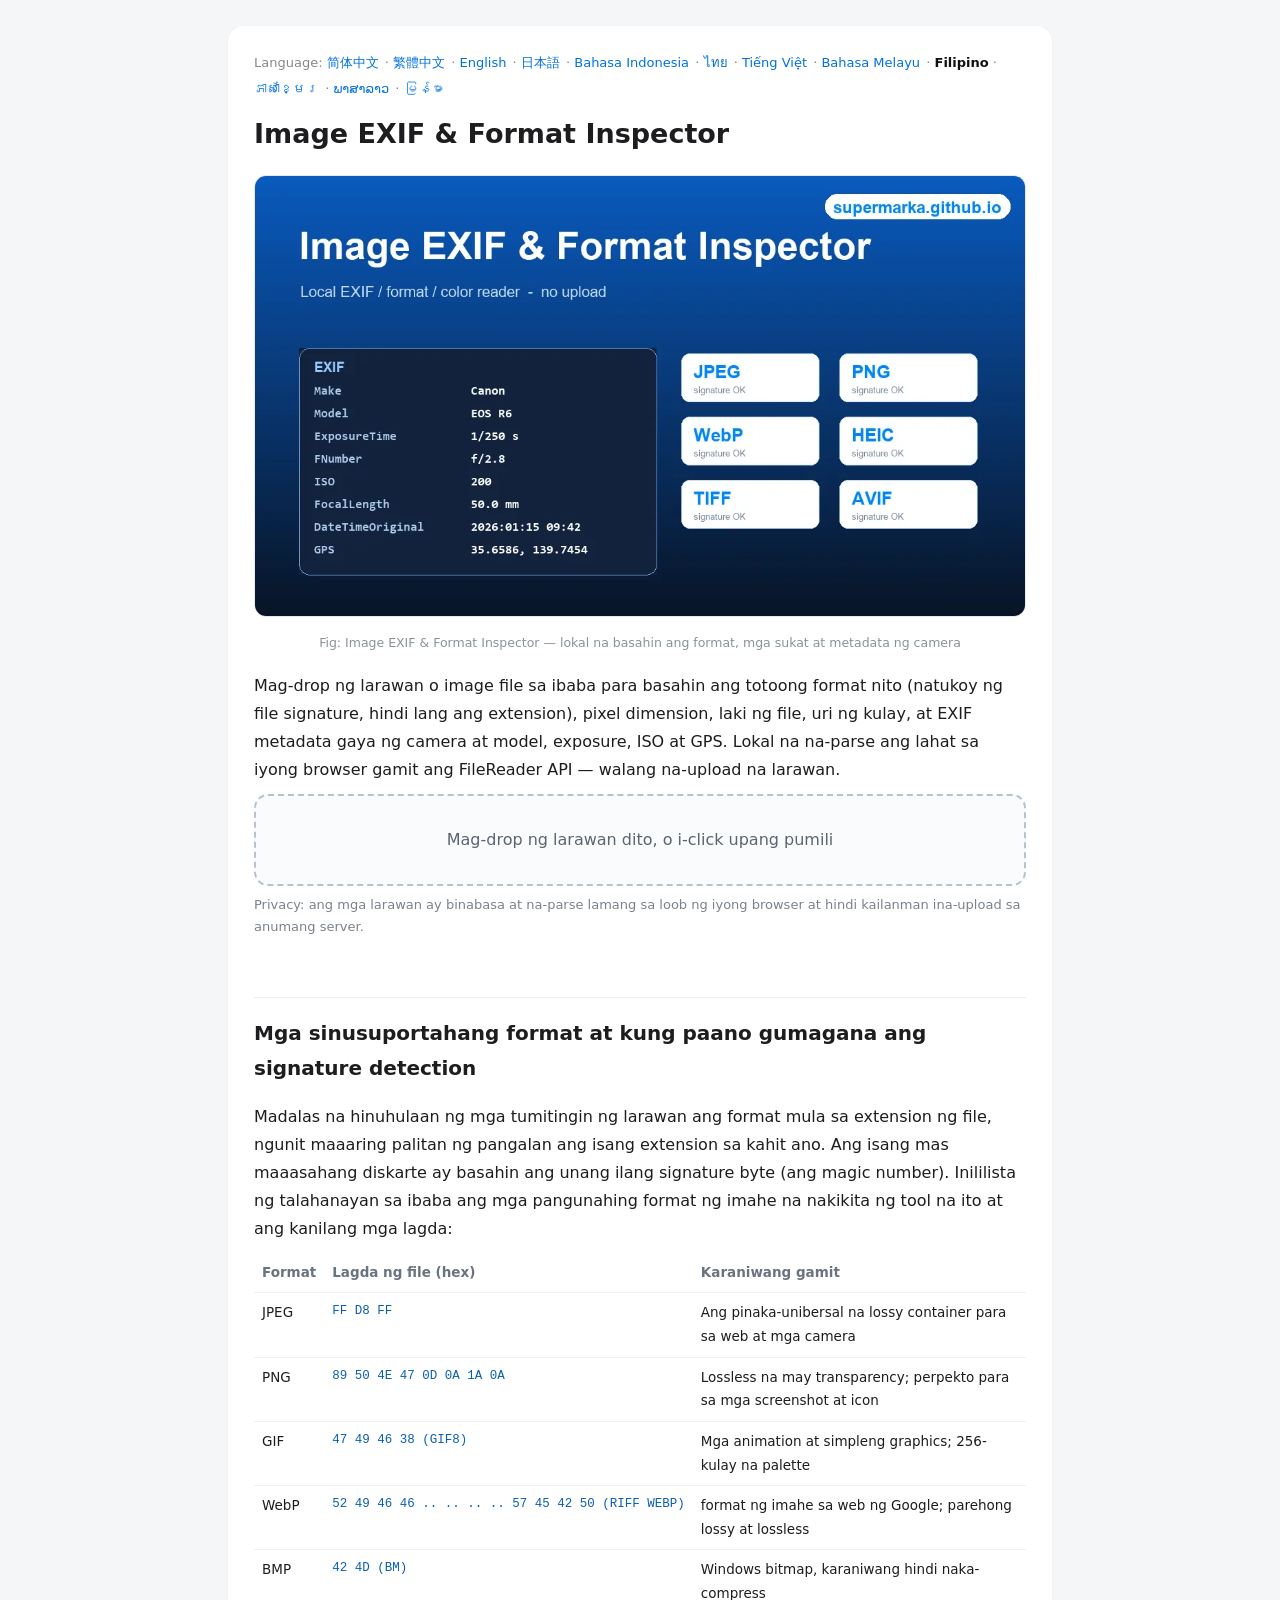
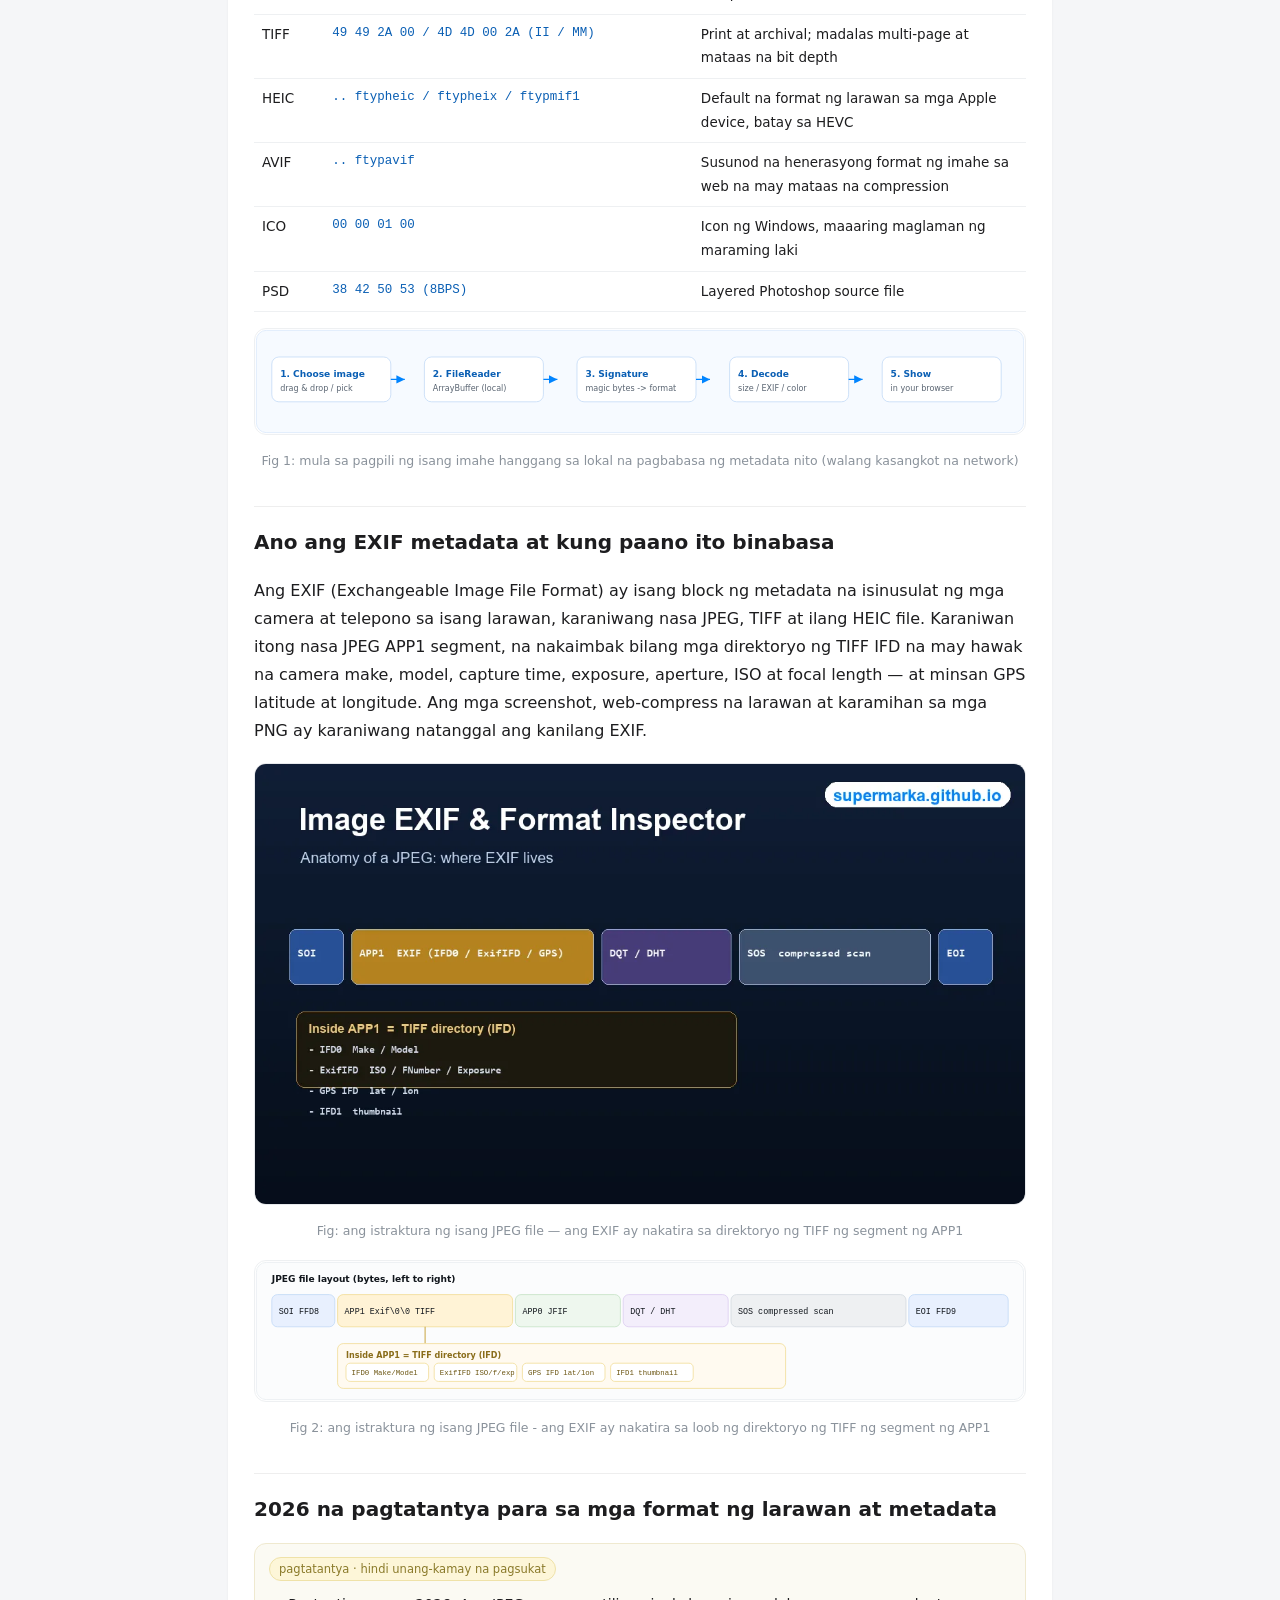
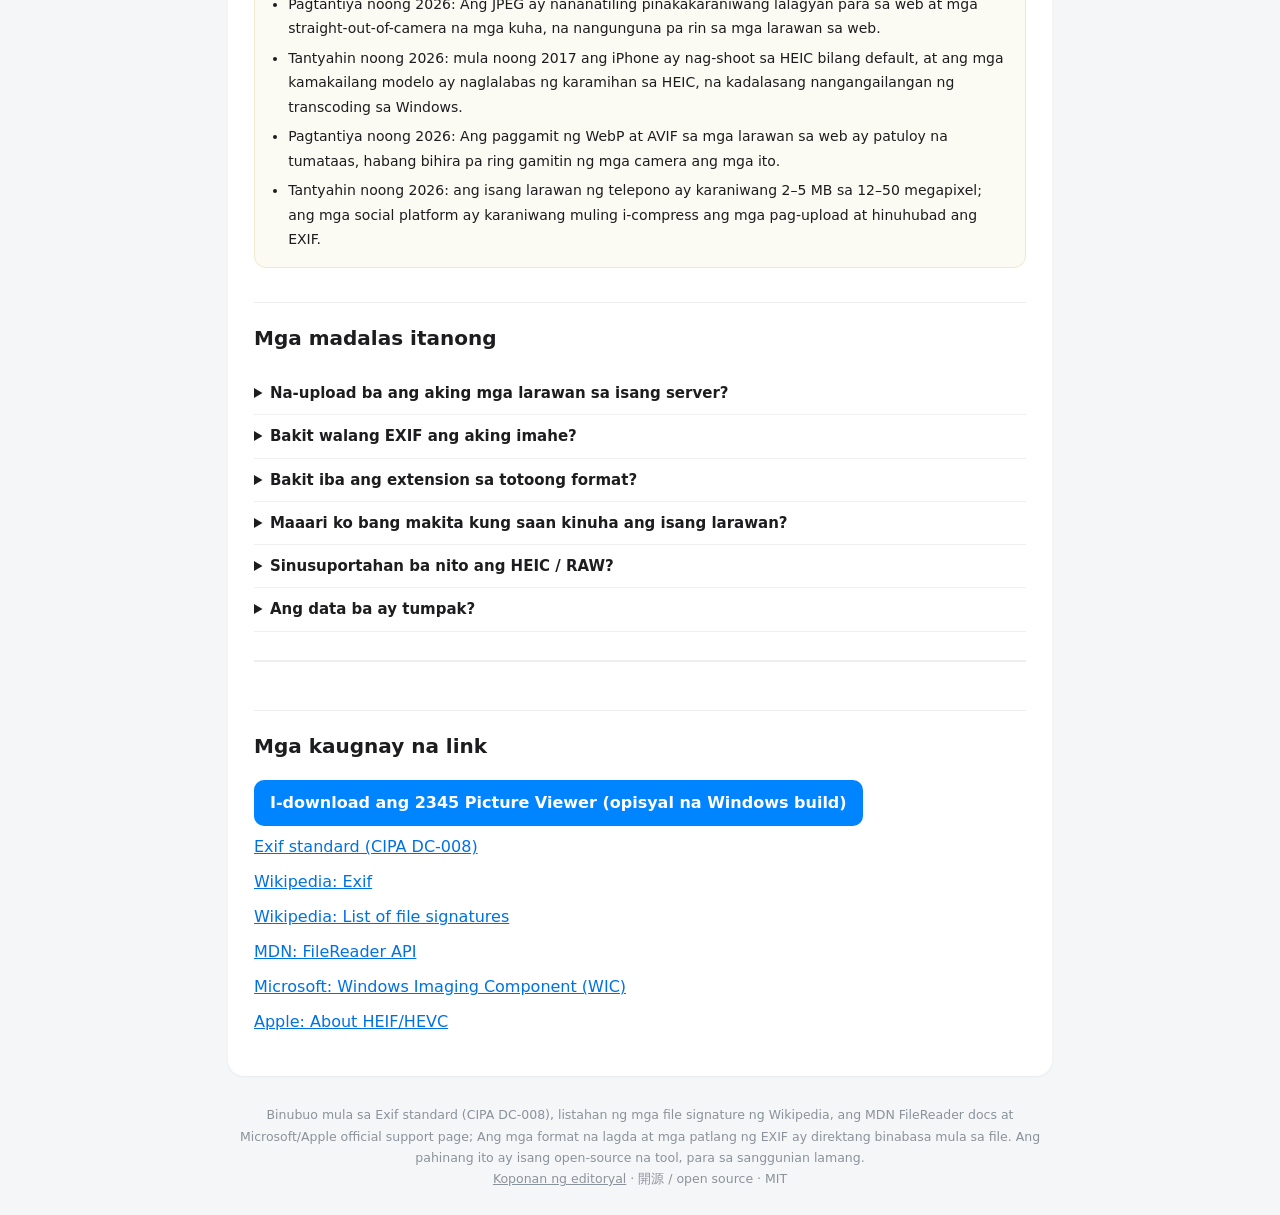
<file: fil/index.html>
<!DOCTYPE html><html lang="fil"><head><meta charset="utf-8">
<meta name="viewport" content="width=device-width,initial-scale=1">
<title>Image EXIF &amp; Format Inspector — tingnan ang metadata ng larawan nang lokal</title>
<meta name="description" content="Libreng online na tool upang suriin ang totoong format ng isang imahe (sa pamamagitan ng file signature), mga sukat, EXIF metadata (camera, exposure, GPS) at kulay — lahat ay lokal na binabasa sa iyong browser, walang na-upload.">
<link rel="canonical" href="https://supermarka.github.io/fil/">
<link rel="alternate" hreflang="zh-Hans" href="https://supermarka.github.io/">
<link rel="alternate" hreflang="zh-Hant" href="https://supermarka.github.io/zh-tw/">
<link rel="alternate" hreflang="en" href="https://supermarka.github.io/en/">
<link rel="alternate" hreflang="ja" href="https://supermarka.github.io/ja/">
<link rel="alternate" hreflang="id" href="https://supermarka.github.io/id/">
<link rel="alternate" hreflang="th" href="https://supermarka.github.io/th/">
<link rel="alternate" hreflang="vi" href="https://supermarka.github.io/vi/">
<link rel="alternate" hreflang="ms" href="https://supermarka.github.io/ms/">
<link rel="alternate" hreflang="fil" href="https://supermarka.github.io/fil/">
<link rel="alternate" hreflang="km" href="https://supermarka.github.io/km/">
<link rel="alternate" hreflang="lo" href="https://supermarka.github.io/lo/">
<link rel="alternate" hreflang="my" href="https://supermarka.github.io/my/">
<link rel="alternate" hreflang="x-default" href="https://supermarka.github.io/">
<script type="application/ld+json">
{
 "@context": "https://schema.org",
 "@graph": [
  {
   "@type": "WebApplication",
   "name": "Image EXIF & Format Inspector",
   "url": "https://supermarka.github.io/fil/",
   "applicationCategory": "UtilitiesApplication",
   "operatingSystem": "Web browser",
   "browserRequirements": "Requires JavaScript",
   "inLanguage": "fil",
   "description": "Libreng online na tool upang suriin ang totoong format ng isang imahe (sa pamamagitan ng file signature), mga sukat, EXIF metadata (camera, exposure, GPS) at kulay — lahat ay lokal na binabasa sa iyong browser, walang na-upload.",
   "isAccessibleForFree": true,
   "offers": {
    "@type": "Offer",
    "price": "0",
    "priceCurrency": "USD"
   }
  },
  {
   "@type": "FAQPage",
   "inLanguage": "fil",
   "url": "https://supermarka.github.io/fil/",
   "mainEntity": [
    {
     "@type": "Question",
     "name": "Na-upload ba ang aking mga larawan sa isang server?",
     "acceptedAnswer": {
      "@type": "Answer",
      "text": "Hindi. Ginagamit ng tool ang browser na FileReader API upang magbasa at mag-parse ng mga imahe nang lokal; hindi kailanman umaalis ang larawan sa iyong device at hindi ina-upload sa anumang server."
     }
    },
    {
     "@type": "Question",
     "name": "Bakit walang EXIF ang aking imahe?",
     "acceptedAnswer": {
      "@type": "Answer",
      "text": "Mga screenshot, mga larawang na-download at muling na-compress mula sa web, at karamihan sa mga PNG ay karaniwang walang EXIF; Tinatanggal din ng mga social platform ang EXIF ​​​​sa pag-upload upang maprotektahan ang privacy."
     }
    },
    {
     "@type": "Question",
     "name": "Bakit iba ang extension sa totoong format?",
     "acceptedAnswer": {
      "@type": "Answer",
      "text": "Ang isang extension ay bahagi lamang ng pangalan ng file at maaaring malayang palitan. Binabasa ng tool na ito ang mga signature byte sa simula ng file, kaya kahit isang .png na pinalitan ng pangalan sa .jpg ay natukoy nang tama."
     }
    },
    {
     "@type": "Question",
     "name": "Maaari ko bang makita kung saan kinuha ang isang larawan?",
     "acceptedAnswer": {
      "@type": "Answer",
      "text": "Kung pinanatili ng larawan ang GPS data nito (karaniwan para sa hindi na-edit na mga orihinal na telepono), ipinapakita ng tool ang mga coordinate. Karamihan sa mga larawang na-compress ng mga social platform ay hindi na nagdadala ng GPS."
     }
    },
    {
     "@type": "Question",
     "name": "Sinusuportahan ba nito ang HEIC / RAW?",
     "acceptedAnswer": {
      "@type": "Answer",
      "text": "Nakikita ng tool ang HEIC/HEIF at mga katulad na format sa pamamagitan ng lagda at nagpapakita ng impormasyon ng file; Ang suporta sa browser para sa pag-decode ng HEIC ay limitado, kaya maaaring hindi mag-render ang isang thumbnail. Para sa maayos na pagtingin sa Windows maaari mong gamitin ang 2345 Picture Viewer."
     }
    },
    {
     "@type": "Question",
     "name": "Ang data ba ay tumpak?",
     "acceptedAnswer": {
      "@type": "Answer",
      "text": "Ang mga format ng lagda, dimensyon at EXIF ​​na field ay direktang binabasa mula sa file at maaasahan; ang seksyon ng mga pagtatantya sa 2026 ay isang pagtatantya ng trend at malinaw na nilagyan ng label bilang hindi unang-kamay na pagsukat."
     }
    }
   ]
  }
 ]
}
</script>
<link rel="stylesheet" href="/style.css"></head>
<body><div class="wrap"><main>
<nav class="lang">Language: <a href="/">简体中文</a> · <a href="/zh-tw/">繁體中文</a> · <a href="/en/">English</a> · <a href="/ja/">日本語</a> · <a href="/id/">Bahasa Indonesia</a> · <a href="/th/">ไทย</a> · <a href="/vi/">Tiếng Việt</a> · <a href="/ms/">Bahasa Melayu</a> · <strong>Filipino</strong> · <a href="/km/">ភាសាខ្មែរ</a> · <a href="/lo/">ພາສາລາວ</a> · <a href="/my/">မြန်မာ</a></nav>
<h1>Image EXIF &amp; Format Inspector</h1>
<figure class="i4png"><picture><source type="image/webp" srcset="/img/cover_fil.webp"><img src="/img/cover_fil.png" alt="Ilustrasyon ng Image EXIF &amp; Format Inspector na nagpapakita ng metadata ng camera at exposure na nabasa mula sa isang larawan" fetchpriority="high" width="1120" height="640"></picture><figcaption>Fig: Image EXIF &amp; Format Inspector — lokal na basahin ang format, mga sukat at metadata ng camera</figcaption></figure>
<p>Mag-drop ng larawan o image file sa ibaba para basahin ang totoong format nito (natukoy ng file signature, hindi lang ang extension), pixel dimension, laki ng file, uri ng kulay, at EXIF metadata gaya ng camera at model, exposure, ISO at GPS. Lokal na na-parse ang lahat sa iyong browser gamit ang FileReader API — walang na-upload na larawan.</p>
<div id="drop" role="button" tabindex="0">Mag-drop ng larawan dito, o i-click upang pumili</div>
<input id="file" type="file" accept="image/*">
<p class="privacy">Privacy: ang mga larawan ay binabasa at na-parse lamang sa loob ng iyong browser at hindi kailanman ina-upload sa anumang server.</p>
<div id="out"></div>
<h2>Mga sinusuportahang format at kung paano gumagana ang signature detection</h2>
<p>Madalas na hinuhulaan ng mga tumitingin ng larawan ang format mula sa extension ng file, ngunit maaaring palitan ng pangalan ang isang extension sa kahit ano. Ang isang mas maaasahang diskarte ay basahin ang unang ilang signature byte (ang magic number). Inililista ng talahanayan sa ibaba ang mga pangunahing format ng imahe na nakikita ng tool na ito at ang kanilang mga lagda:</p>
<table class="fmt"><tr><th>Format</th><th>Lagda ng file (hex)</th><th>Karaniwang gamit</th></tr><tr><td>JPEG</td><td class="sig">FF D8 FF</td><td>Ang pinaka-unibersal na lossy container para sa web at mga camera</td></tr><tr><td>PNG</td><td class="sig">89 50 4E 47 0D 0A 1A 0A</td><td>Lossless na may transparency; perpekto para sa mga screenshot at icon</td></tr><tr><td>GIF</td><td class="sig">47 49 46 38 (GIF8)</td><td>Mga animation at simpleng graphics; 256-kulay na palette</td></tr><tr><td>WebP</td><td class="sig">52 49 46 46 .. .. .. .. 57 45 42 50 (RIFF WEBP)</td><td>format ng imahe sa web ng Google; parehong lossy at lossless</td></tr><tr><td>BMP</td><td class="sig">42 4D (BM)</td><td>Windows bitmap, karaniwang hindi naka-compress</td></tr><tr><td>TIFF</td><td class="sig">49 49 2A 00 / 4D 4D 00 2A (II / MM)</td><td>Print at archival; madalas multi-page at mataas na bit depth</td></tr><tr><td>HEIC</td><td class="sig">.. ftypheic / ftypheix / ftypmif1</td><td>Default na format ng larawan sa mga Apple device, batay sa HEVC</td></tr><tr><td>AVIF</td><td class="sig">.. ftypavif</td><td>Susunod na henerasyong format ng imahe sa web na may mataas na compression</td></tr><tr><td>ICO</td><td class="sig">00 00 01 00</td><td>Icon ng Windows, maaaring maglaman ng maraming laki</td></tr><tr><td>PSD</td><td class="sig">38 42 50 53 (8BPS)</td><td>Layered Photoshop source file</td></tr></table>
<figure class="svgfig"><svg viewBox="0 0 1100 150" xmlns="http://www.w3.org/2000/svg" role="img" aria-label="Local image inspection flow"><defs><marker id="ar" markerWidth="9" markerHeight="9" refX="6" refY="3" orient="auto"><path d="M0,0 L6,3 L0,6 Z" fill="#0084ff"/></marker></defs><rect x="2" y="2" width="1096" height="146" rx="14" fill="#f6faff" stroke="#d6e6fb"/><g><rect x="24" y="40" width="170" height="64" rx="10" fill="#fff" stroke="#bcd6f5"/><text x="36" y="68" font-family="system-ui,Arial" font-size="13" font-weight="700" fill="#0a5fb4">1. Choose image</text><text x="36" y="88" font-family="system-ui,Arial" font-size="11.5" fill="#5a6572">drag & drop / pick</text></g><g><rect x="242" y="40" width="170" height="64" rx="10" fill="#fff" stroke="#bcd6f5"/><text x="254" y="68" font-family="system-ui,Arial" font-size="13" font-weight="700" fill="#0a5fb4">2. FileReader</text><text x="254" y="88" font-family="system-ui,Arial" font-size="11.5" fill="#5a6572">ArrayBuffer (local)</text></g><g><rect x="460" y="40" width="170" height="64" rx="10" fill="#fff" stroke="#bcd6f5"/><text x="472" y="68" font-family="system-ui,Arial" font-size="13" font-weight="700" fill="#0a5fb4">3. Signature</text><text x="472" y="88" font-family="system-ui,Arial" font-size="11.5" fill="#5a6572">magic bytes -> format</text></g><g><rect x="678" y="40" width="170" height="64" rx="10" fill="#fff" stroke="#bcd6f5"/><text x="690" y="68" font-family="system-ui,Arial" font-size="13" font-weight="700" fill="#0a5fb4">4. Decode</text><text x="690" y="88" font-family="system-ui,Arial" font-size="11.5" fill="#5a6572">size / EXIF / color</text></g><g><rect x="896" y="40" width="170" height="64" rx="10" fill="#fff" stroke="#bcd6f5"/><text x="908" y="68" font-family="system-ui,Arial" font-size="13" font-weight="700" fill="#0a5fb4">5. Show</text><text x="908" y="88" font-family="system-ui,Arial" font-size="11.5" fill="#5a6572">in your browser</text></g><line x1="194" y1="72" x2="214" y2="72" stroke="#0084ff" stroke-width="2" marker-end="url(#ar)"/><line x1="412" y1="72" x2="432" y2="72" stroke="#0084ff" stroke-width="2" marker-end="url(#ar)"/><line x1="630" y1="72" x2="650" y2="72" stroke="#0084ff" stroke-width="2" marker-end="url(#ar)"/><line x1="848" y1="72" x2="868" y2="72" stroke="#0084ff" stroke-width="2" marker-end="url(#ar)"/></svg><figcaption>Fig 1: mula sa pagpili ng isang imahe hanggang sa lokal na pagbabasa ng metadata nito (walang kasangkot na network)</figcaption></figure>
<h2>Ano ang EXIF metadata at kung paano ito binabasa</h2>
<p>Ang EXIF (Exchangeable Image File Format) ay isang block ng metadata na isinusulat ng mga camera at telepono sa isang larawan, karaniwang nasa JPEG, TIFF at ilang HEIC file. Karaniwan itong nasa JPEG APP1 segment, na nakaimbak bilang mga direktoryo ng TIFF IFD na may hawak na camera make, model, capture time, exposure, aperture, ISO at focal length — at minsan GPS latitude at longitude. Ang mga screenshot, web-compress na larawan at karamihan sa mga PNG ay karaniwang natanggal ang kanilang EXIF.</p>
<figure class="i4png"><picture><source type="image/webp" srcset="/img/board_fil.webp"><img src="/img/board_fil.png" alt="Diagram ng istraktura ng JPEG file na may EXIF metadata sa segment ng APP1" decoding="async" loading="lazy" width="1120" height="640"></picture><figcaption>Fig: ang istraktura ng isang JPEG file — ang EXIF ay nakatira sa direktoryo ng TIFF ng segment ng APP1</figcaption></figure>
<figure class="svgfig"><svg viewBox="0 0 1100 200" xmlns="http://www.w3.org/2000/svg" role="img" aria-label="JPEG file structure: EXIF in APP1 segment"><rect x="2" y="2" width="1096" height="196" rx="14" fill="#fbfcfd" stroke="#e6ebf0"/><text x="24" y="30" font-family="system-ui,Arial" font-size="13" font-weight="700" fill="#11161c">JPEG file layout (bytes, left to right)</text><rect x="24" y="48" width="90" height="46" rx="8" fill="#e8f0fe" stroke="#bcd6f5"/><text x="34" y="76" font-family="ui-monospace,Consolas,monospace" font-size="12" fill="#11161c">SOI FFD8</text><rect x="118" y="48" width="250" height="46" rx="8" fill="#fff3d6" stroke="#f0d98a"/><text x="128" y="76" font-family="ui-monospace,Consolas,monospace" font-size="12" fill="#11161c">APP1  Exif\0\0  TIFF</text><rect x="372" y="48" width="150" height="46" rx="8" fill="#eef7ee" stroke="#bfe0bf"/><text x="382" y="76" font-family="ui-monospace,Consolas,monospace" font-size="12" fill="#11161c">APP0 JFIF</text><rect x="526" y="48" width="150" height="46" rx="8" fill="#f3eefb" stroke="#d8c8f0"/><text x="536" y="76" font-family="ui-monospace,Consolas,monospace" font-size="12" fill="#11161c">DQT / DHT</text><rect x="680" y="48" width="250" height="46" rx="8" fill="#eef0f2" stroke="#cfd6dd"/><text x="690" y="76" font-family="ui-monospace,Consolas,monospace" font-size="12" fill="#11161c">SOS  compressed scan</text><rect x="934" y="48" width="142" height="46" rx="8" fill="#e8f0fe" stroke="#bcd6f5"/><text x="944" y="76" font-family="ui-monospace,Consolas,monospace" font-size="12" fill="#11161c">EOI FFD9</text><line x1="243" y1="94" x2="243" y2="118" stroke="#caa84a" stroke-width="1.5"/><rect x="118" y="118" width="640" height="64" rx="8" fill="#fffaf0" stroke="#f0d98a"/><text x="130" y="138" font-family="system-ui,Arial" font-size="11.5" font-weight="700" fill="#8a6d1a">Inside APP1 = TIFF directory (IFD)</text><rect x="130" y="146" width="118" height="26" rx="6" fill="#fff" stroke="#f0d98a"/><text x="138" y="163" font-family="ui-monospace,Consolas,monospace" font-size="10.5" fill="#6a5410">IFD0 Make/Model</text><rect x="256" y="146" width="118" height="26" rx="6" fill="#fff" stroke="#f0d98a"/><text x="264" y="163" font-family="ui-monospace,Consolas,monospace" font-size="10.5" fill="#6a5410">ExifIFD ISO/f/exp</text><rect x="382" y="146" width="118" height="26" rx="6" fill="#fff" stroke="#f0d98a"/><text x="390" y="163" font-family="ui-monospace,Consolas,monospace" font-size="10.5" fill="#6a5410">GPS IFD lat/lon</text><rect x="508" y="146" width="118" height="26" rx="6" fill="#fff" stroke="#f0d98a"/><text x="516" y="163" font-family="ui-monospace,Consolas,monospace" font-size="10.5" fill="#6a5410">IFD1 thumbnail</text></svg><figcaption>Fig 2: ang istraktura ng isang JPEG file - ang EXIF ay nakatira sa loob ng direktoryo ng TIFF ng segment ng APP1</figcaption></figure>
<h2>2026 na pagtatantya para sa mga format ng larawan at metadata</h2>
<section id="i4data" class="estimate"><span class="tag">pagtatantya · hindi unang-kamay na pagsukat</span><ul><li>Pagtantiya noong 2026: Ang JPEG ay nananatiling pinakakaraniwang lalagyan para sa web at mga straight-out-of-camera na mga kuha, na nangunguna pa rin sa mga larawan sa web.</li><li>Tantyahin noong 2026: mula noong 2017 ang iPhone ay nag-shoot sa HEIC bilang default, at ang mga kamakailang modelo ay naglalabas ng karamihan sa HEIC, na kadalasang nangangailangan ng transcoding sa Windows.</li><li>Pagtantiya noong 2026: Ang paggamit ng WebP at AVIF sa mga larawan sa web ay patuloy na tumataas, habang bihira pa ring gamitin ng mga camera ang mga ito.</li><li>Tantyahin noong 2026: ang isang larawan ng telepono ay karaniwang 2–5 MB sa 12–50 megapixel; ang mga social platform ay karaniwang muling i-compress ang mga pag-upload at hinuhubad ang EXIF.</li></ul></section>
<h2>Mga madalas itanong</h2>
<details class="faq"><summary>Na-upload ba ang aking mga larawan sa isang server?</summary><p>Hindi. Ginagamit ng tool ang browser na FileReader API upang magbasa at mag-parse ng mga imahe nang lokal; hindi kailanman umaalis ang larawan sa iyong device at hindi ina-upload sa anumang server.</p></details><details class="faq"><summary>Bakit walang EXIF ang aking imahe?</summary><p>Mga screenshot, mga larawang na-download at muling na-compress mula sa web, at karamihan sa mga PNG ay karaniwang walang EXIF; Tinatanggal din ng mga social platform ang EXIF ​​​​sa pag-upload upang maprotektahan ang privacy.</p></details><details class="faq"><summary>Bakit iba ang extension sa totoong format?</summary><p>Ang isang extension ay bahagi lamang ng pangalan ng file at maaaring malayang palitan. Binabasa ng tool na ito ang mga signature byte sa simula ng file, kaya kahit isang .png na pinalitan ng pangalan sa .jpg ay natukoy nang tama.</p></details><details class="faq"><summary>Maaari ko bang makita kung saan kinuha ang isang larawan?</summary><p>Kung pinanatili ng larawan ang GPS data nito (karaniwan para sa hindi na-edit na mga orihinal na telepono), ipinapakita ng tool ang mga coordinate. Karamihan sa mga larawang na-compress ng mga social platform ay hindi na nagdadala ng GPS.</p></details><details class="faq"><summary>Sinusuportahan ba nito ang HEIC / RAW?</summary><p>Nakikita ng tool ang HEIC/HEIF at mga katulad na format sa pamamagitan ng lagda at nagpapakita ng impormasyon ng file; Ang suporta sa browser para sa pag-decode ng HEIC ay limitado, kaya maaaring hindi mag-render ang isang thumbnail. Para sa maayos na pagtingin sa Windows maaari mong gamitin ang 2345 Picture Viewer.</p></details><details class="faq"><summary>Ang data ba ay tumpak?</summary><p>Ang mga format ng lagda, dimensyon at EXIF ​​na field ay direktang binabasa mula sa file at maaasahan; ang seksyon ng mga pagtatantya sa 2026 ay isang pagtatantya ng trend at malinaw na nilagyan ng label bilang hindi unang-kamay na pagsukat.</p></details>
<div class="related"><h2>Mga kaugnay na link</h2>
<ul><li><a class="cta" href="https://viewer2345.com/download/">I-download ang 2345 Picture Viewer (opisyal na Windows build)</a></li><li><a href="https://www.cipa.jp/std/std-sec_e.html" rel="nofollow noopener" target="_blank">Exif standard (CIPA DC-008)</a></li><li><a href="https://en.wikipedia.org/wiki/Exif" rel="nofollow noopener" target="_blank">Wikipedia: Exif</a></li><li><a href="https://en.wikipedia.org/wiki/List_of_file_signatures" rel="nofollow noopener" target="_blank">Wikipedia: List of file signatures</a></li><li><a href="https://developer.mozilla.org/en-US/docs/Web/API/FileReader" rel="nofollow noopener" target="_blank">MDN: FileReader API</a></li><li><a href="https://learn.microsoft.com/en-us/windows/win32/wic/-wic-about-windows-imaging-codec" rel="nofollow noopener" target="_blank">Microsoft: Windows Imaging Component (WIC)</a></li><li><a href="https://support.apple.com/en-us/HT207022" rel="nofollow noopener" target="_blank">Apple: About HEIF/HEVC</a></li></ul></div>
</main>
<footer>Binubuo mula sa Exif standard (CIPA DC-008), listahan ng mga file signature ng Wikipedia, ang MDN FileReader docs at Microsoft/Apple official support page; Ang mga format na lagda at mga patlang ng EXIF ​​ay direktang binabasa mula sa file. Ang pahinang ito ay isang open-source na tool, para sa sanggunian lamang.<br><a href="/about/">Koponan ng editoryal</a> · 開源 / open source · MIT</footer>
</div>
<script>window.VL={"basic": "Pangunahing impormasyon", "exifhead": "EXIF metadata", "noexif": "Walang EXIF metadata ang larawang ito (karaniwan para sa mga screenshot, PNG at mga imaheng naka-compress sa web).", "filename": "Pangalan ng file", "format": "Tunay na format", "ext_mismatch": "(hindi tumutugma sa lagda ang extension)", "dimensions": "Mga Dimensyon (px)", "megapixels": "Megapixels", "aspect": "Aspect ratio", "filesize": "Laki ng file", "modified": "Huling binago", "colortype": "Uri ng kulay", "bitdepth": "Bit depth", "alpha": "May alpha channel", "make": "Gumawa ng camera (Gumawa)", "model": "Modelo ng camera (Modelo)", "datetime": "Kinuha sa (DateTimeOriginal)", "exposure": "Oras ng pagkakalantad (ExposureTime)", "fnumber": "Aperture (FNumber)", "iso": "Sensitivity (ISO)", "focal": "Focal length (FocalLength)", "lens": "Lens (LensModel)", "orientation": "Oryentasyon", "software": "Software", "gps": "Mga coordinate ng GPS", "yes": "Oo", "no": "Hindi"};</script>
<script src="/app.js"></script>
</body></html>
</file>
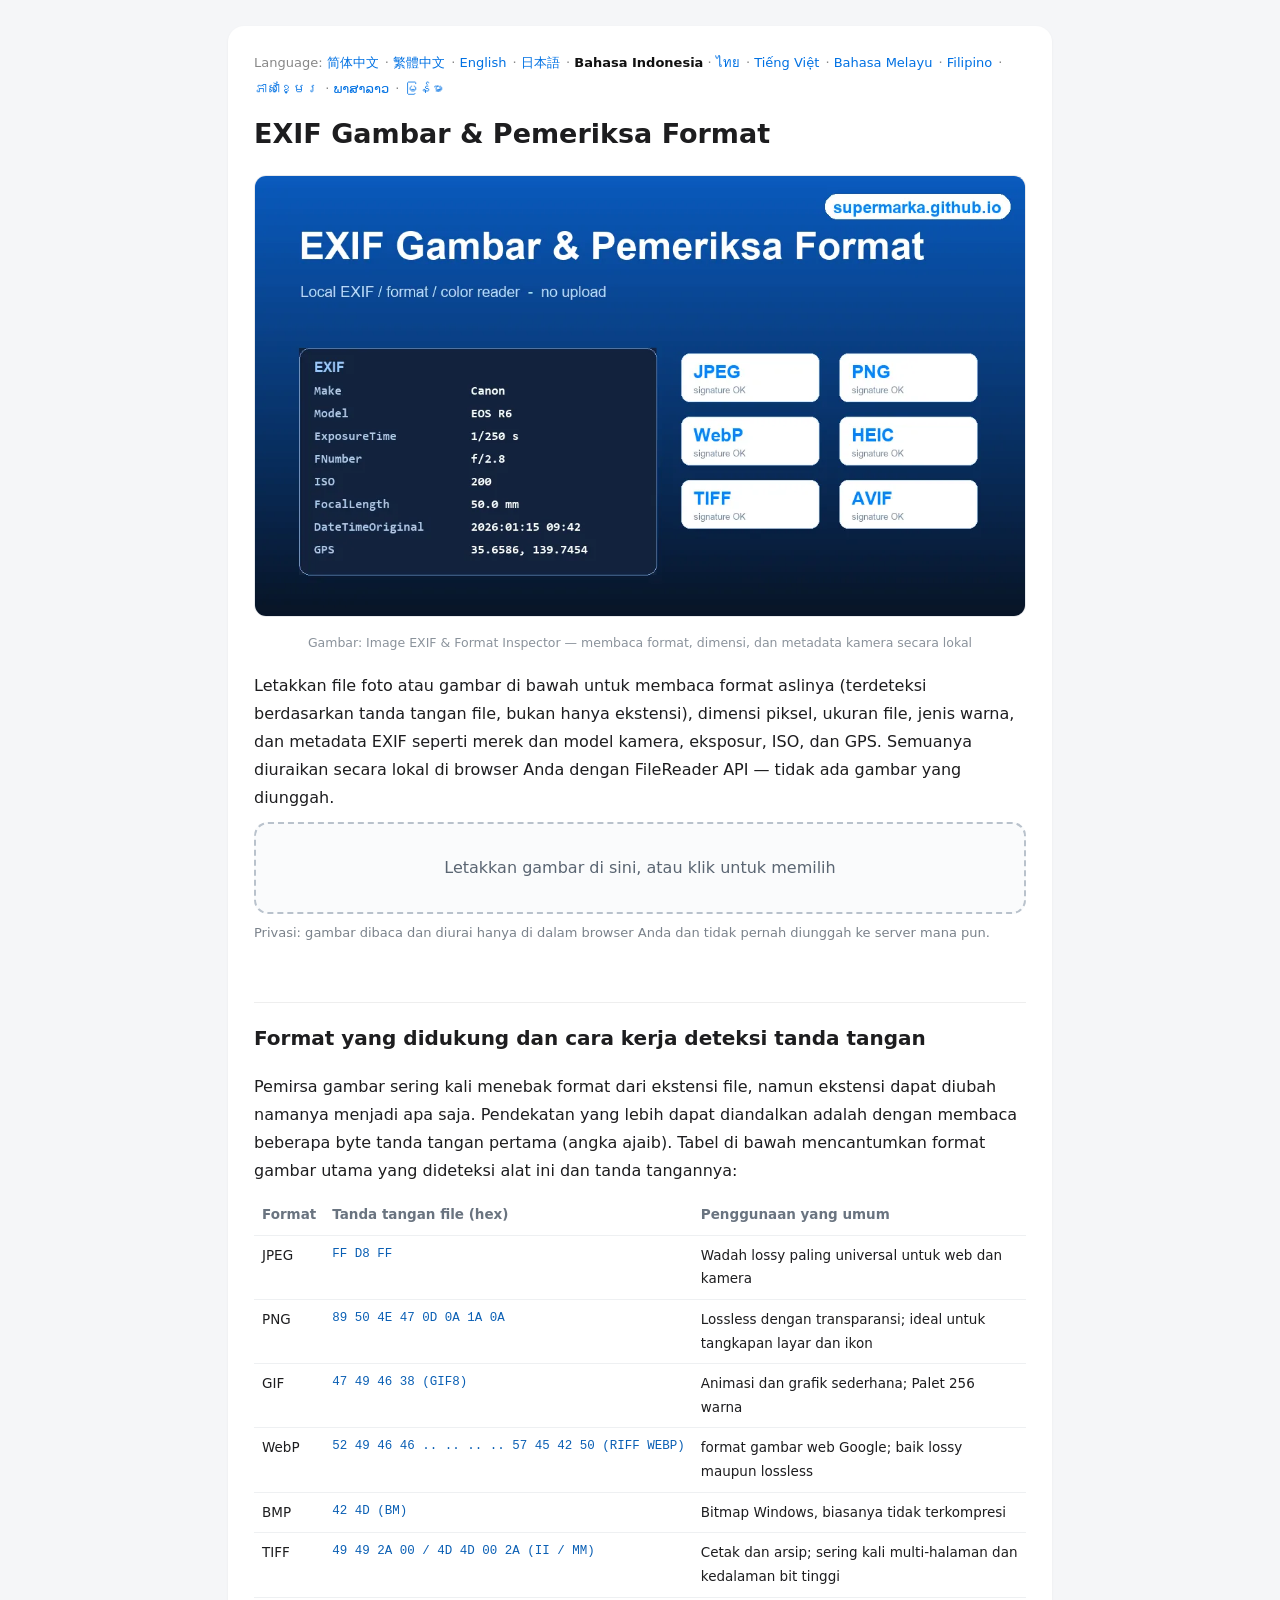
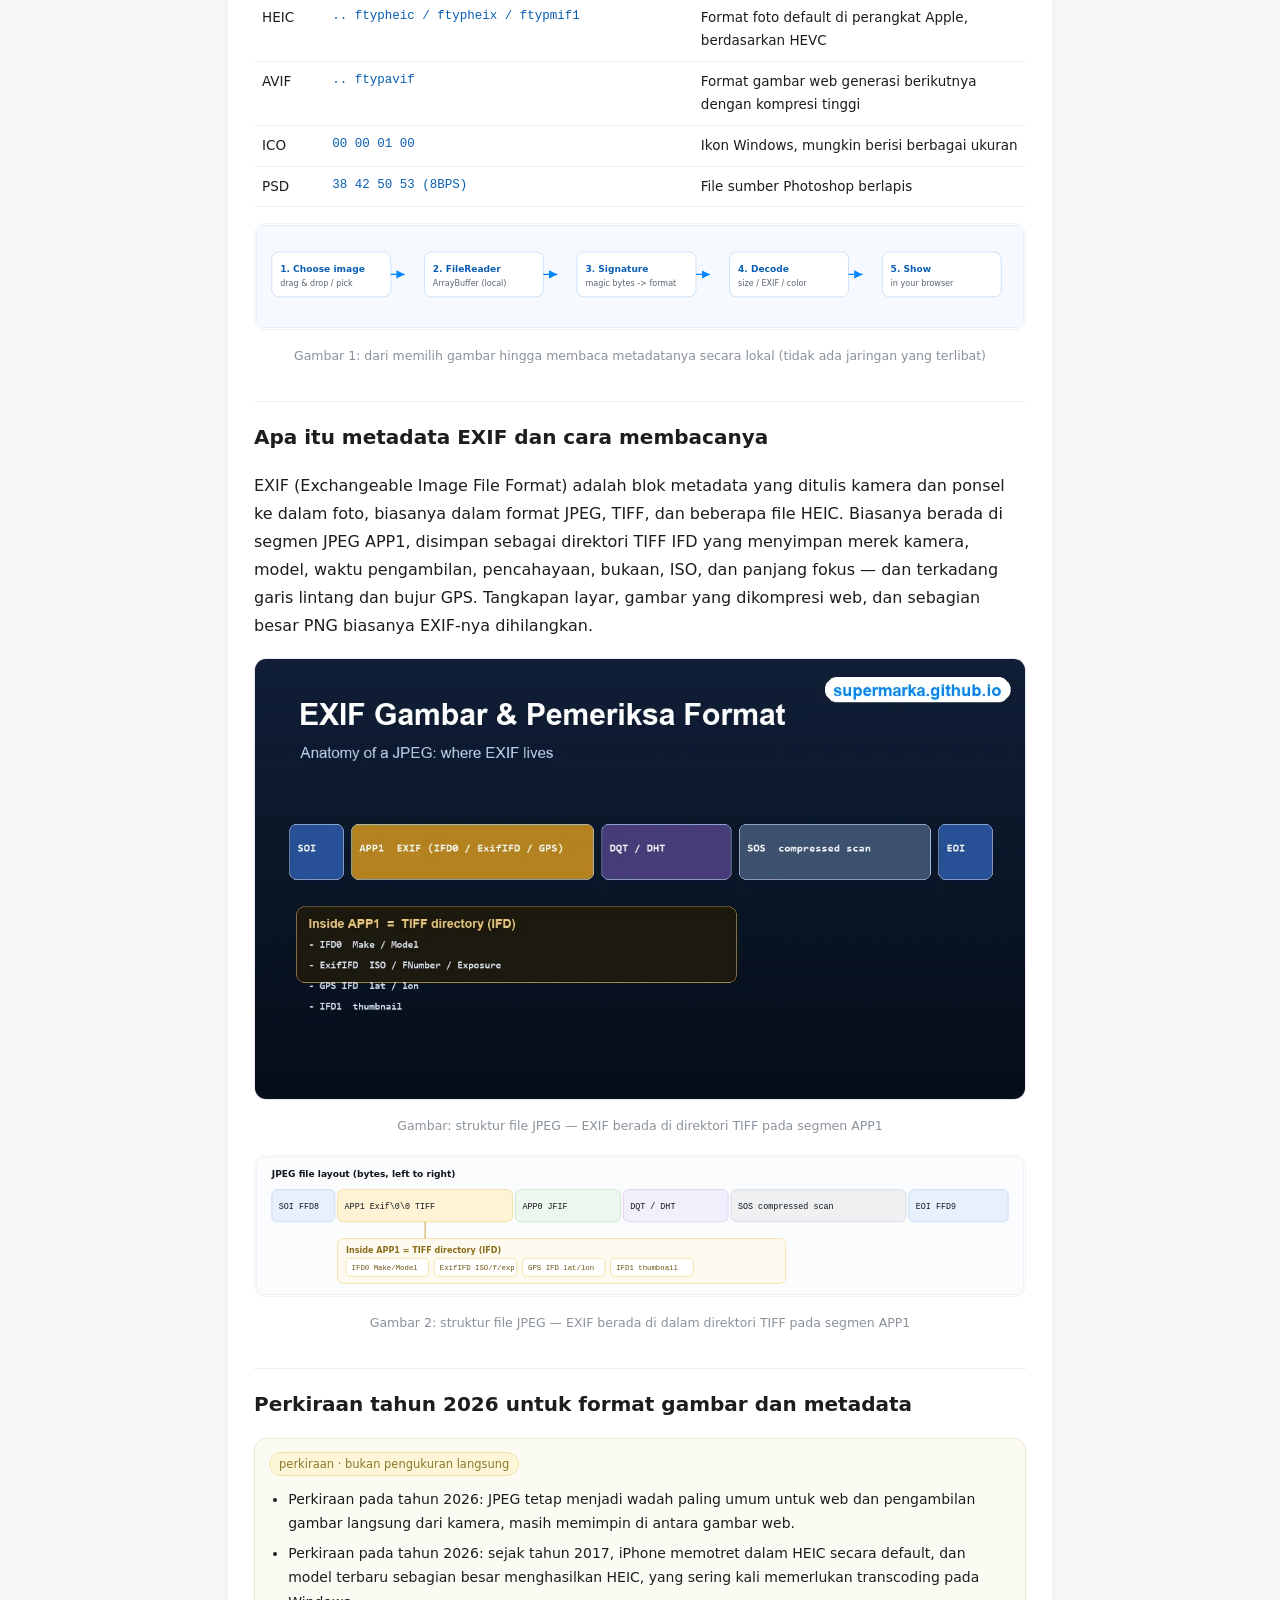
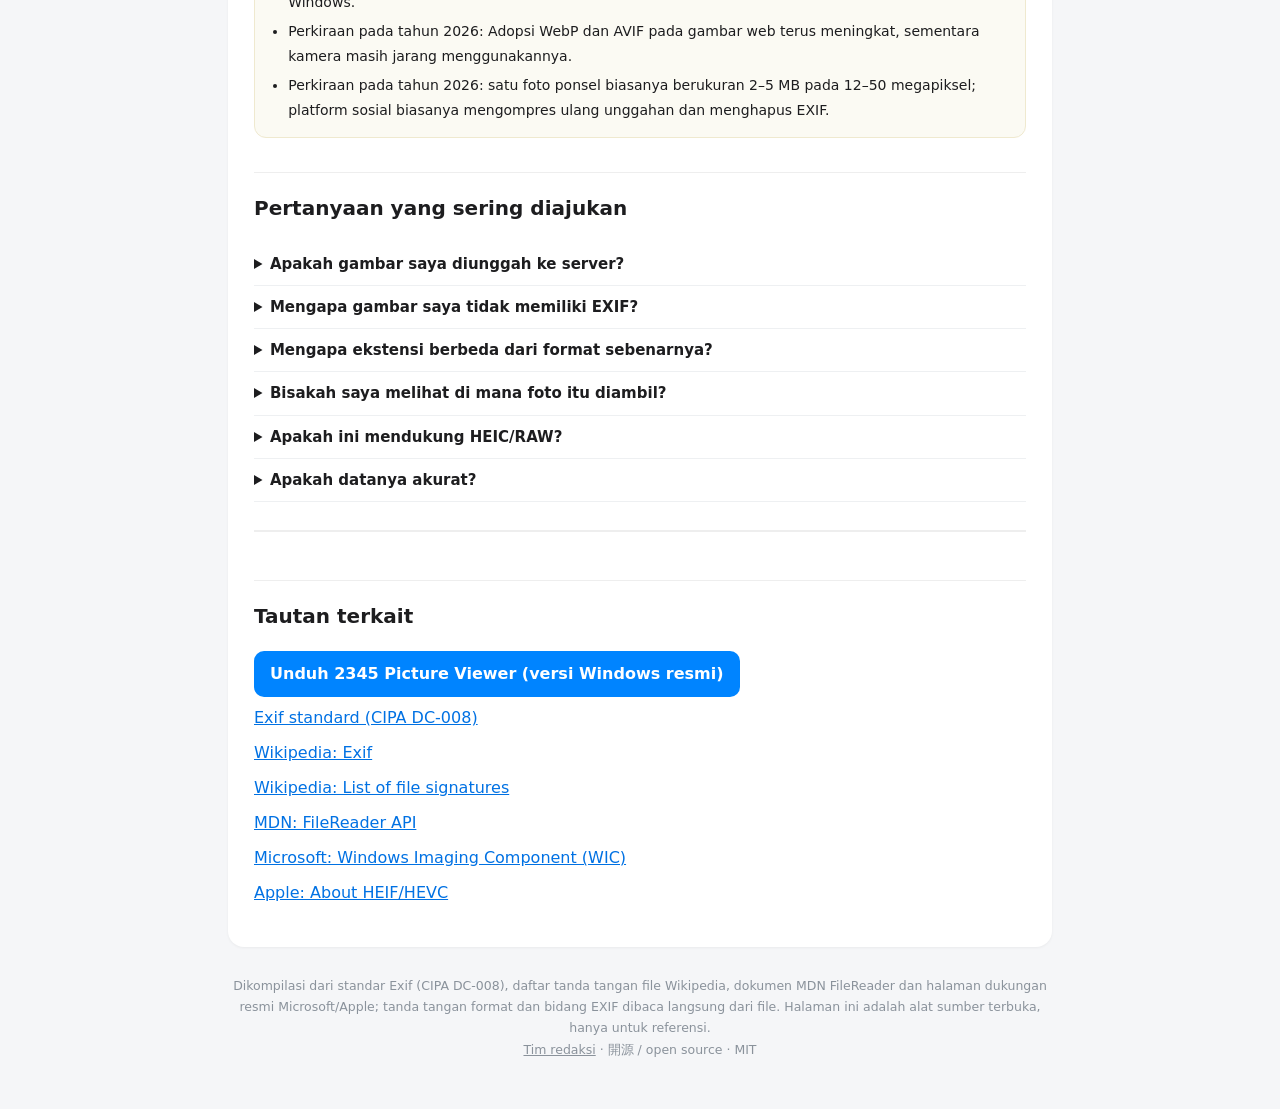
<file: id/index.html>
<!DOCTYPE html><html lang="id"><head><meta charset="utf-8">
<meta name="viewport" content="width=device-width,initial-scale=1">
<title>Image EXIF &amp; Format Inspector — melihat metadata foto secara lokal</title>
<meta name="description" content="Alat online gratis untuk memeriksa format asli gambar (berdasarkan tanda tangan file), dimensi, metadata EXIF (kamera, eksposur, GPS) dan warna — semuanya dibaca secara lokal di browser Anda, tidak ada yang diunggah.">
<link rel="canonical" href="https://supermarka.github.io/id/">
<link rel="alternate" hreflang="zh-Hans" href="https://supermarka.github.io/">
<link rel="alternate" hreflang="zh-Hant" href="https://supermarka.github.io/zh-tw/">
<link rel="alternate" hreflang="en" href="https://supermarka.github.io/en/">
<link rel="alternate" hreflang="ja" href="https://supermarka.github.io/ja/">
<link rel="alternate" hreflang="id" href="https://supermarka.github.io/id/">
<link rel="alternate" hreflang="th" href="https://supermarka.github.io/th/">
<link rel="alternate" hreflang="vi" href="https://supermarka.github.io/vi/">
<link rel="alternate" hreflang="ms" href="https://supermarka.github.io/ms/">
<link rel="alternate" hreflang="fil" href="https://supermarka.github.io/fil/">
<link rel="alternate" hreflang="km" href="https://supermarka.github.io/km/">
<link rel="alternate" hreflang="lo" href="https://supermarka.github.io/lo/">
<link rel="alternate" hreflang="my" href="https://supermarka.github.io/my/">
<link rel="alternate" hreflang="x-default" href="https://supermarka.github.io/">
<script type="application/ld+json">
{
 "@context": "https://schema.org",
 "@graph": [
  {
   "@type": "WebApplication",
   "name": "EXIF Gambar & Pemeriksa Format",
   "url": "https://supermarka.github.io/id/",
   "applicationCategory": "UtilitiesApplication",
   "operatingSystem": "Web browser",
   "browserRequirements": "Requires JavaScript",
   "inLanguage": "id",
   "description": "Alat online gratis untuk memeriksa format asli gambar (berdasarkan tanda tangan file), dimensi, metadata EXIF (kamera, eksposur, GPS) dan warna — semuanya dibaca secara lokal di browser Anda, tidak ada yang diunggah.",
   "isAccessibleForFree": true,
   "offers": {
    "@type": "Offer",
    "price": "0",
    "priceCurrency": "USD"
   }
  },
  {
   "@type": "FAQPage",
   "inLanguage": "id",
   "url": "https://supermarka.github.io/id/",
   "mainEntity": [
    {
     "@type": "Question",
     "name": "Apakah gambar saya diunggah ke server?",
     "acceptedAnswer": {
      "@type": "Answer",
      "text": "Tidak. Alat ini menggunakan API FileReader browser untuk membaca dan mengurai gambar secara lokal; gambar tidak pernah meninggalkan perangkat Anda dan tidak diunggah ke server mana pun."
     }
    },
    {
     "@type": "Question",
     "name": "Mengapa gambar saya tidak memiliki EXIF?",
     "acceptedAnswer": {
      "@type": "Answer",
      "text": "Tangkapan layar, gambar diunduh dan dikompres ulang dari web, dan sebagian besar PNG biasanya tidak membawa EXIF; platform sosial juga menghapus EXIF ​​pada unggahan untuk melindungi privasi."
     }
    },
    {
     "@type": "Question",
     "name": "Mengapa ekstensi berbeda dari format sebenarnya?",
     "acceptedAnswer": {
      "@type": "Answer",
      "text": "Ekstensi hanyalah bagian dari nama file dan dapat diubah dengan bebas. Alat ini membaca byte tanda tangan di awal file, sehingga .png yang diubah namanya menjadi .jpg pun terdeteksi dengan benar."
     }
    },
    {
     "@type": "Question",
     "name": "Bisakah saya melihat di mana foto itu diambil?",
     "acceptedAnswer": {
      "@type": "Answer",
      "text": "Jika foto menyimpan data GPS-nya (umumnya terdapat pada ponsel asli yang belum diedit), alat akan menunjukkan koordinatnya. Sebagian besar gambar yang dikompresi oleh platform sosial tidak lagi membawa GPS."
     }
    },
    {
     "@type": "Question",
     "name": "Apakah ini mendukung HEIC/RAW?",
     "acceptedAnswer": {
      "@type": "Answer",
      "text": "Alat ini mendeteksi HEIC/HEIF dan format serupa dengan tanda tangan dan menampilkan info file; dukungan browser untuk mendekode HEIC terbatas, sehingga thumbnail mungkin tidak ditampilkan. Untuk kelancaran tampilan di Windows Anda dapat menggunakan 2345 Picture Viewer."
     }
    },
    {
     "@type": "Question",
     "name": "Apakah datanya akurat?",
     "acceptedAnswer": {
      "@type": "Answer",
      "text": "Tanda tangan format, dimensi, dan bidang EXIF ​​dibaca langsung dari file dan dapat diandalkan; bagian perkiraan tahun 2026 merupakan perkiraan tren dan diberi label jelas sebagai bukan pengukuran langsung."
     }
    }
   ]
  }
 ]
}
</script>
<link rel="stylesheet" href="/style.css"></head>
<body><div class="wrap"><main>
<nav class="lang">Language: <a href="/">简体中文</a> · <a href="/zh-tw/">繁體中文</a> · <a href="/en/">English</a> · <a href="/ja/">日本語</a> · <strong>Bahasa Indonesia</strong> · <a href="/th/">ไทย</a> · <a href="/vi/">Tiếng Việt</a> · <a href="/ms/">Bahasa Melayu</a> · <a href="/fil/">Filipino</a> · <a href="/km/">ភាសាខ្មែរ</a> · <a href="/lo/">ພາສາລາວ</a> · <a href="/my/">မြန်မာ</a></nav>
<h1>EXIF Gambar &amp; Pemeriksa Format</h1>
<figure class="i4png"><picture><source type="image/webp" srcset="/img/cover_id.webp"><img src="/img/cover_id.png" alt="Ilustrasi Image EXIF &amp; Format Inspector menampilkan metadata kamera dan eksposur yang dibaca dari foto" fetchpriority="high" width="1120" height="640"></picture><figcaption>Gambar: Image EXIF &amp; Format Inspector — membaca format, dimensi, dan metadata kamera secara lokal</figcaption></figure>
<p>Letakkan file foto atau gambar di bawah untuk membaca format aslinya (terdeteksi berdasarkan tanda tangan file, bukan hanya ekstensi), dimensi piksel, ukuran file, jenis warna, dan metadata EXIF seperti merek dan model kamera, eksposur, ISO, dan GPS. Semuanya diuraikan secara lokal di browser Anda dengan FileReader API — tidak ada gambar yang diunggah.</p>
<div id="drop" role="button" tabindex="0">Letakkan gambar di sini, atau klik untuk memilih</div>
<input id="file" type="file" accept="image/*">
<p class="privacy">Privasi: gambar dibaca dan diurai hanya di dalam browser Anda dan tidak pernah diunggah ke server mana pun.</p>
<div id="out"></div>
<h2>Format yang didukung dan cara kerja deteksi tanda tangan</h2>
<p>Pemirsa gambar sering kali menebak format dari ekstensi file, namun ekstensi dapat diubah namanya menjadi apa saja. Pendekatan yang lebih dapat diandalkan adalah dengan membaca beberapa byte tanda tangan pertama (angka ajaib). Tabel di bawah mencantumkan format gambar utama yang dideteksi alat ini dan tanda tangannya:</p>
<table class="fmt"><tr><th>Format</th><th>Tanda tangan file (hex)</th><th>Penggunaan yang umum</th></tr><tr><td>JPEG</td><td class="sig">FF D8 FF</td><td>Wadah lossy paling universal untuk web dan kamera</td></tr><tr><td>PNG</td><td class="sig">89 50 4E 47 0D 0A 1A 0A</td><td>Lossless dengan transparansi; ideal untuk tangkapan layar dan ikon</td></tr><tr><td>GIF</td><td class="sig">47 49 46 38 (GIF8)</td><td>Animasi dan grafik sederhana; Palet 256 warna</td></tr><tr><td>WebP</td><td class="sig">52 49 46 46 .. .. .. .. 57 45 42 50 (RIFF WEBP)</td><td>format gambar web Google; baik lossy maupun lossless</td></tr><tr><td>BMP</td><td class="sig">42 4D (BM)</td><td>Bitmap Windows, biasanya tidak terkompresi</td></tr><tr><td>TIFF</td><td class="sig">49 49 2A 00 / 4D 4D 00 2A (II / MM)</td><td>Cetak dan arsip; sering kali multi-halaman dan kedalaman bit tinggi</td></tr><tr><td>HEIC</td><td class="sig">.. ftypheic / ftypheix / ftypmif1</td><td>Format foto default di perangkat Apple, berdasarkan HEVC</td></tr><tr><td>AVIF</td><td class="sig">.. ftypavif</td><td>Format gambar web generasi berikutnya dengan kompresi tinggi</td></tr><tr><td>ICO</td><td class="sig">00 00 01 00</td><td>Ikon Windows, mungkin berisi berbagai ukuran</td></tr><tr><td>PSD</td><td class="sig">38 42 50 53 (8BPS)</td><td>File sumber Photoshop berlapis</td></tr></table>
<figure class="svgfig"><svg viewBox="0 0 1100 150" xmlns="http://www.w3.org/2000/svg" role="img" aria-label="Local image inspection flow"><defs><marker id="ar" markerWidth="9" markerHeight="9" refX="6" refY="3" orient="auto"><path d="M0,0 L6,3 L0,6 Z" fill="#0084ff"/></marker></defs><rect x="2" y="2" width="1096" height="146" rx="14" fill="#f6faff" stroke="#d6e6fb"/><g><rect x="24" y="40" width="170" height="64" rx="10" fill="#fff" stroke="#bcd6f5"/><text x="36" y="68" font-family="system-ui,Arial" font-size="13" font-weight="700" fill="#0a5fb4">1. Choose image</text><text x="36" y="88" font-family="system-ui,Arial" font-size="11.5" fill="#5a6572">drag & drop / pick</text></g><g><rect x="242" y="40" width="170" height="64" rx="10" fill="#fff" stroke="#bcd6f5"/><text x="254" y="68" font-family="system-ui,Arial" font-size="13" font-weight="700" fill="#0a5fb4">2. FileReader</text><text x="254" y="88" font-family="system-ui,Arial" font-size="11.5" fill="#5a6572">ArrayBuffer (local)</text></g><g><rect x="460" y="40" width="170" height="64" rx="10" fill="#fff" stroke="#bcd6f5"/><text x="472" y="68" font-family="system-ui,Arial" font-size="13" font-weight="700" fill="#0a5fb4">3. Signature</text><text x="472" y="88" font-family="system-ui,Arial" font-size="11.5" fill="#5a6572">magic bytes -> format</text></g><g><rect x="678" y="40" width="170" height="64" rx="10" fill="#fff" stroke="#bcd6f5"/><text x="690" y="68" font-family="system-ui,Arial" font-size="13" font-weight="700" fill="#0a5fb4">4. Decode</text><text x="690" y="88" font-family="system-ui,Arial" font-size="11.5" fill="#5a6572">size / EXIF / color</text></g><g><rect x="896" y="40" width="170" height="64" rx="10" fill="#fff" stroke="#bcd6f5"/><text x="908" y="68" font-family="system-ui,Arial" font-size="13" font-weight="700" fill="#0a5fb4">5. Show</text><text x="908" y="88" font-family="system-ui,Arial" font-size="11.5" fill="#5a6572">in your browser</text></g><line x1="194" y1="72" x2="214" y2="72" stroke="#0084ff" stroke-width="2" marker-end="url(#ar)"/><line x1="412" y1="72" x2="432" y2="72" stroke="#0084ff" stroke-width="2" marker-end="url(#ar)"/><line x1="630" y1="72" x2="650" y2="72" stroke="#0084ff" stroke-width="2" marker-end="url(#ar)"/><line x1="848" y1="72" x2="868" y2="72" stroke="#0084ff" stroke-width="2" marker-end="url(#ar)"/></svg><figcaption>Gambar 1: dari memilih gambar hingga membaca metadatanya secara lokal (tidak ada jaringan yang terlibat)</figcaption></figure>
<h2>Apa itu metadata EXIF dan cara membacanya</h2>
<p>EXIF (Exchangeable Image File Format) adalah blok metadata yang ditulis kamera dan ponsel ke dalam foto, biasanya dalam format JPEG, TIFF, dan beberapa file HEIC. Biasanya berada di segmen JPEG APP1, disimpan sebagai direktori TIFF IFD yang menyimpan merek kamera, model, waktu pengambilan, pencahayaan, bukaan, ISO, dan panjang fokus — dan terkadang garis lintang dan bujur GPS. Tangkapan layar, gambar yang dikompresi web, dan sebagian besar PNG biasanya EXIF-nya dihilangkan.</p>
<figure class="i4png"><picture><source type="image/webp" srcset="/img/board_id.webp"><img src="/img/board_id.png" alt="Diagram struktur file JPEG dengan metadata EXIF di segmen APP1" decoding="async" loading="lazy" width="1120" height="640"></picture><figcaption>Gambar: struktur file JPEG — EXIF berada di direktori TIFF pada segmen APP1</figcaption></figure>
<figure class="svgfig"><svg viewBox="0 0 1100 200" xmlns="http://www.w3.org/2000/svg" role="img" aria-label="JPEG file structure: EXIF in APP1 segment"><rect x="2" y="2" width="1096" height="196" rx="14" fill="#fbfcfd" stroke="#e6ebf0"/><text x="24" y="30" font-family="system-ui,Arial" font-size="13" font-weight="700" fill="#11161c">JPEG file layout (bytes, left to right)</text><rect x="24" y="48" width="90" height="46" rx="8" fill="#e8f0fe" stroke="#bcd6f5"/><text x="34" y="76" font-family="ui-monospace,Consolas,monospace" font-size="12" fill="#11161c">SOI FFD8</text><rect x="118" y="48" width="250" height="46" rx="8" fill="#fff3d6" stroke="#f0d98a"/><text x="128" y="76" font-family="ui-monospace,Consolas,monospace" font-size="12" fill="#11161c">APP1  Exif\0\0  TIFF</text><rect x="372" y="48" width="150" height="46" rx="8" fill="#eef7ee" stroke="#bfe0bf"/><text x="382" y="76" font-family="ui-monospace,Consolas,monospace" font-size="12" fill="#11161c">APP0 JFIF</text><rect x="526" y="48" width="150" height="46" rx="8" fill="#f3eefb" stroke="#d8c8f0"/><text x="536" y="76" font-family="ui-monospace,Consolas,monospace" font-size="12" fill="#11161c">DQT / DHT</text><rect x="680" y="48" width="250" height="46" rx="8" fill="#eef0f2" stroke="#cfd6dd"/><text x="690" y="76" font-family="ui-monospace,Consolas,monospace" font-size="12" fill="#11161c">SOS  compressed scan</text><rect x="934" y="48" width="142" height="46" rx="8" fill="#e8f0fe" stroke="#bcd6f5"/><text x="944" y="76" font-family="ui-monospace,Consolas,monospace" font-size="12" fill="#11161c">EOI FFD9</text><line x1="243" y1="94" x2="243" y2="118" stroke="#caa84a" stroke-width="1.5"/><rect x="118" y="118" width="640" height="64" rx="8" fill="#fffaf0" stroke="#f0d98a"/><text x="130" y="138" font-family="system-ui,Arial" font-size="11.5" font-weight="700" fill="#8a6d1a">Inside APP1 = TIFF directory (IFD)</text><rect x="130" y="146" width="118" height="26" rx="6" fill="#fff" stroke="#f0d98a"/><text x="138" y="163" font-family="ui-monospace,Consolas,monospace" font-size="10.5" fill="#6a5410">IFD0 Make/Model</text><rect x="256" y="146" width="118" height="26" rx="6" fill="#fff" stroke="#f0d98a"/><text x="264" y="163" font-family="ui-monospace,Consolas,monospace" font-size="10.5" fill="#6a5410">ExifIFD ISO/f/exp</text><rect x="382" y="146" width="118" height="26" rx="6" fill="#fff" stroke="#f0d98a"/><text x="390" y="163" font-family="ui-monospace,Consolas,monospace" font-size="10.5" fill="#6a5410">GPS IFD lat/lon</text><rect x="508" y="146" width="118" height="26" rx="6" fill="#fff" stroke="#f0d98a"/><text x="516" y="163" font-family="ui-monospace,Consolas,monospace" font-size="10.5" fill="#6a5410">IFD1 thumbnail</text></svg><figcaption>Gambar 2: struktur file JPEG — EXIF berada di dalam direktori TIFF pada segmen APP1</figcaption></figure>
<h2>Perkiraan tahun 2026 untuk format gambar dan metadata</h2>
<section id="i4data" class="estimate"><span class="tag">perkiraan · bukan pengukuran langsung</span><ul><li>Perkiraan pada tahun 2026: JPEG tetap menjadi wadah paling umum untuk web dan pengambilan gambar langsung dari kamera, masih memimpin di antara gambar web.</li><li>Perkiraan pada tahun 2026: sejak tahun 2017, iPhone memotret dalam HEIC secara default, dan model terbaru sebagian besar menghasilkan HEIC, yang sering kali memerlukan transcoding pada Windows.</li><li>Perkiraan pada tahun 2026: Adopsi WebP dan AVIF pada gambar web terus meningkat, sementara kamera masih jarang menggunakannya.</li><li>Perkiraan pada tahun 2026: satu foto ponsel biasanya berukuran 2–5 MB pada 12–50 megapiksel; platform sosial biasanya mengompres ulang unggahan dan menghapus EXIF.</li></ul></section>
<h2>Pertanyaan yang sering diajukan</h2>
<details class="faq"><summary>Apakah gambar saya diunggah ke server?</summary><p>Tidak. Alat ini menggunakan API FileReader browser untuk membaca dan mengurai gambar secara lokal; gambar tidak pernah meninggalkan perangkat Anda dan tidak diunggah ke server mana pun.</p></details><details class="faq"><summary>Mengapa gambar saya tidak memiliki EXIF?</summary><p>Tangkapan layar, gambar diunduh dan dikompres ulang dari web, dan sebagian besar PNG biasanya tidak membawa EXIF; platform sosial juga menghapus EXIF ​​pada unggahan untuk melindungi privasi.</p></details><details class="faq"><summary>Mengapa ekstensi berbeda dari format sebenarnya?</summary><p>Ekstensi hanyalah bagian dari nama file dan dapat diubah dengan bebas. Alat ini membaca byte tanda tangan di awal file, sehingga .png yang diubah namanya menjadi .jpg pun terdeteksi dengan benar.</p></details><details class="faq"><summary>Bisakah saya melihat di mana foto itu diambil?</summary><p>Jika foto menyimpan data GPS-nya (umumnya terdapat pada ponsel asli yang belum diedit), alat akan menunjukkan koordinatnya. Sebagian besar gambar yang dikompresi oleh platform sosial tidak lagi membawa GPS.</p></details><details class="faq"><summary>Apakah ini mendukung HEIC/RAW?</summary><p>Alat ini mendeteksi HEIC/HEIF dan format serupa dengan tanda tangan dan menampilkan info file; dukungan browser untuk mendekode HEIC terbatas, sehingga thumbnail mungkin tidak ditampilkan. Untuk kelancaran tampilan di Windows Anda dapat menggunakan 2345 Picture Viewer.</p></details><details class="faq"><summary>Apakah datanya akurat?</summary><p>Tanda tangan format, dimensi, dan bidang EXIF ​​dibaca langsung dari file dan dapat diandalkan; bagian perkiraan tahun 2026 merupakan perkiraan tren dan diberi label jelas sebagai bukan pengukuran langsung.</p></details>
<div class="related"><h2>Tautan terkait</h2>
<ul><li><a class="cta" href="https://viewer2345.com/download/">Unduh 2345 Picture Viewer (versi Windows resmi)</a></li><li><a href="https://www.cipa.jp/std/std-sec_e.html" rel="nofollow noopener" target="_blank">Exif standard (CIPA DC-008)</a></li><li><a href="https://en.wikipedia.org/wiki/Exif" rel="nofollow noopener" target="_blank">Wikipedia: Exif</a></li><li><a href="https://en.wikipedia.org/wiki/List_of_file_signatures" rel="nofollow noopener" target="_blank">Wikipedia: List of file signatures</a></li><li><a href="https://developer.mozilla.org/en-US/docs/Web/API/FileReader" rel="nofollow noopener" target="_blank">MDN: FileReader API</a></li><li><a href="https://learn.microsoft.com/en-us/windows/win32/wic/-wic-about-windows-imaging-codec" rel="nofollow noopener" target="_blank">Microsoft: Windows Imaging Component (WIC)</a></li><li><a href="https://support.apple.com/en-us/HT207022" rel="nofollow noopener" target="_blank">Apple: About HEIF/HEVC</a></li></ul></div>
</main>
<footer>Dikompilasi dari standar Exif (CIPA DC-008), daftar tanda tangan file Wikipedia, dokumen MDN FileReader dan halaman dukungan resmi Microsoft/Apple; tanda tangan format dan bidang EXIF ​​dibaca langsung dari file. Halaman ini adalah alat sumber terbuka, hanya untuk referensi.<br><a href="/about/">Tim redaksi</a> · 開源 / open source · MIT</footer>
</div>
<script>window.VL={"basic": "Informasi dasar", "exifhead": "Metadata EXIF", "noexif": "Gambar ini tidak mengandung metadata EXIF (umum untuk tangkapan layar, PNG, dan gambar yang dikompresi web).", "filename": "Nama berkas", "format": "Format nyata", "ext_mismatch": "(ekstensi tidak cocok dengan tanda tangan)", "dimensions": "Dimensi (px)", "megapixels": "Megapiksel", "aspect": "Rasio aspek", "filesize": "Ukuran berkas", "modified": "Terakhir diubah", "colortype": "Jenis warna", "bitdepth": "Kedalaman sedikit", "alpha": "Memiliki saluran alfa", "make": "Pembuatan kamera (Pembuatan)", "model": "Model kamera (Model)", "datetime": "Diambil pada (DateTimeOriginal)", "exposure": "Waktu pemaparan (Waktu Eksposur)", "fnumber": "Bukaan (Nomor F)", "iso": "Sensitivitas (ISO)", "focal": "Panjang fokus (Panjang Fokus)", "lens": "Lensa (Model Lensa)", "orientation": "Orientasi", "software": "Perangkat lunak", "gps": "Koordinat GPS", "yes": "Ya", "no": "Tidak"};</script>
<script src="/app.js"></script>
</body></html>
</file>
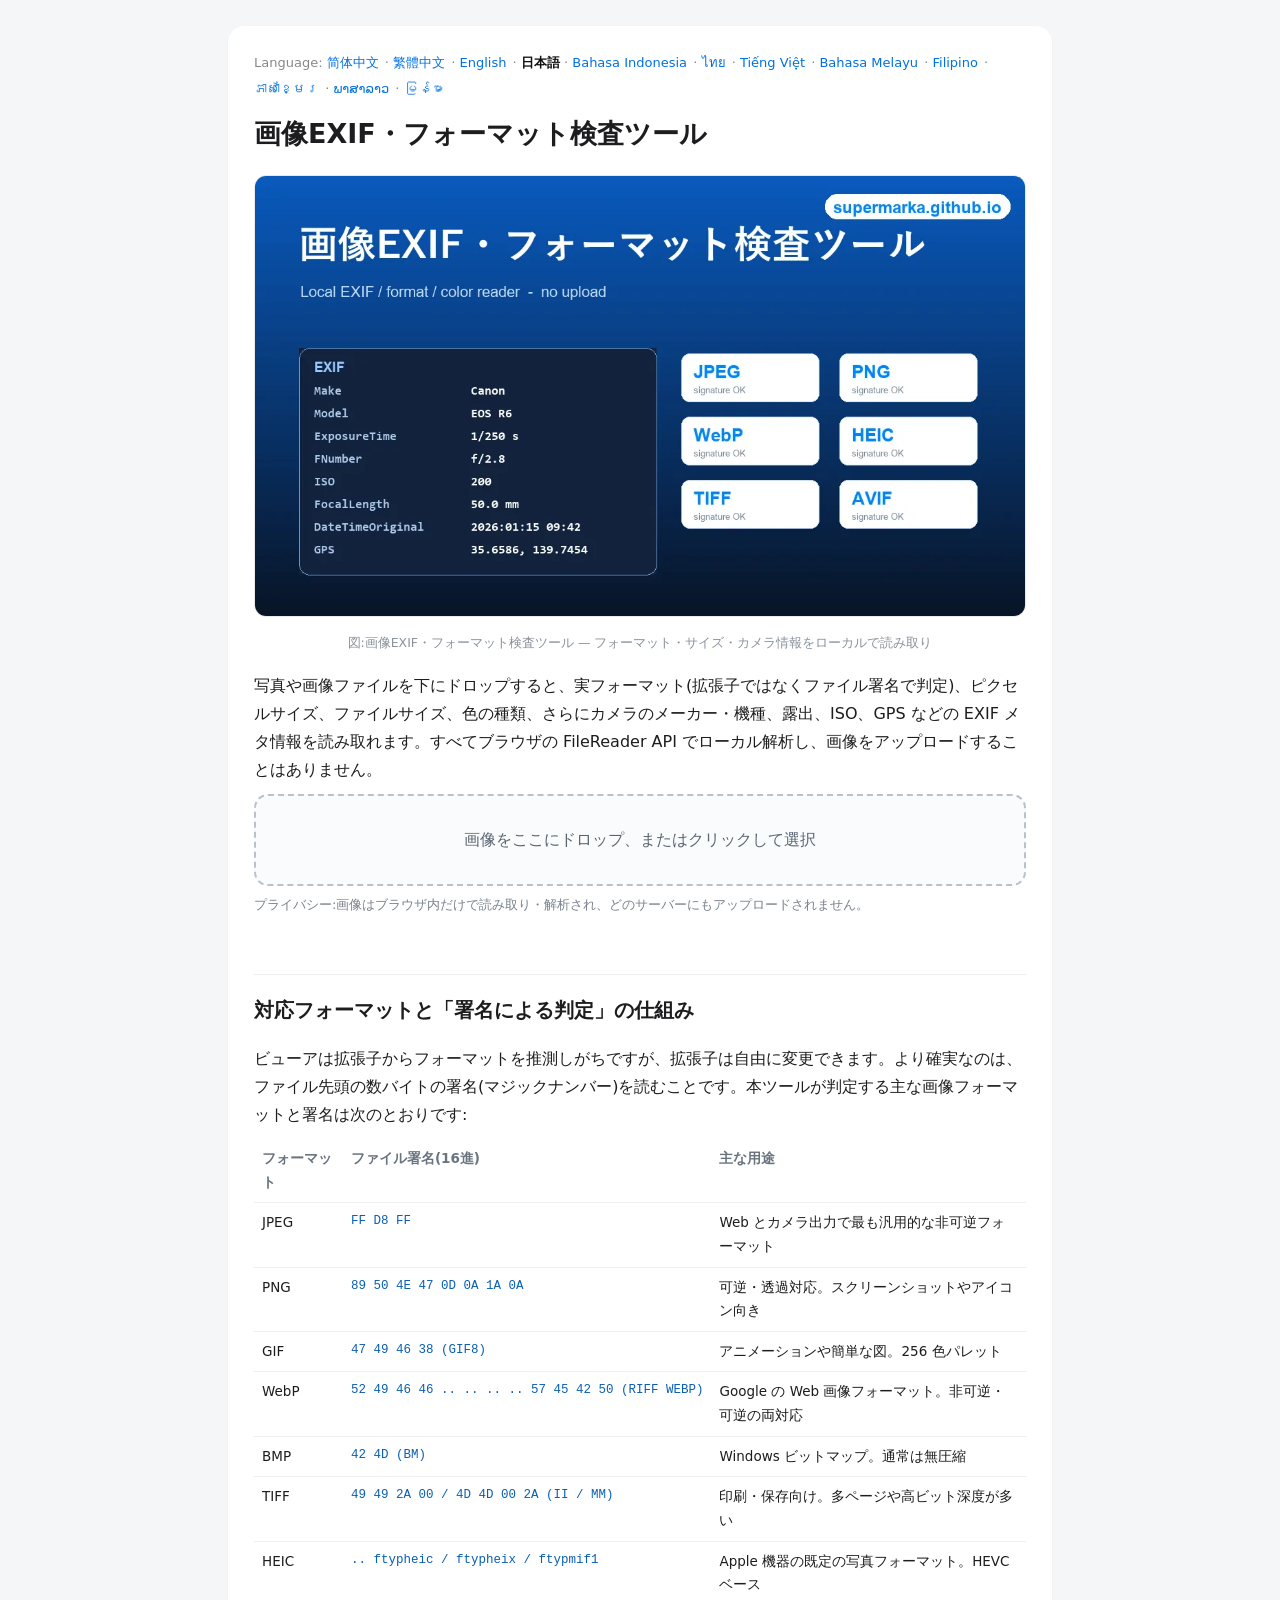
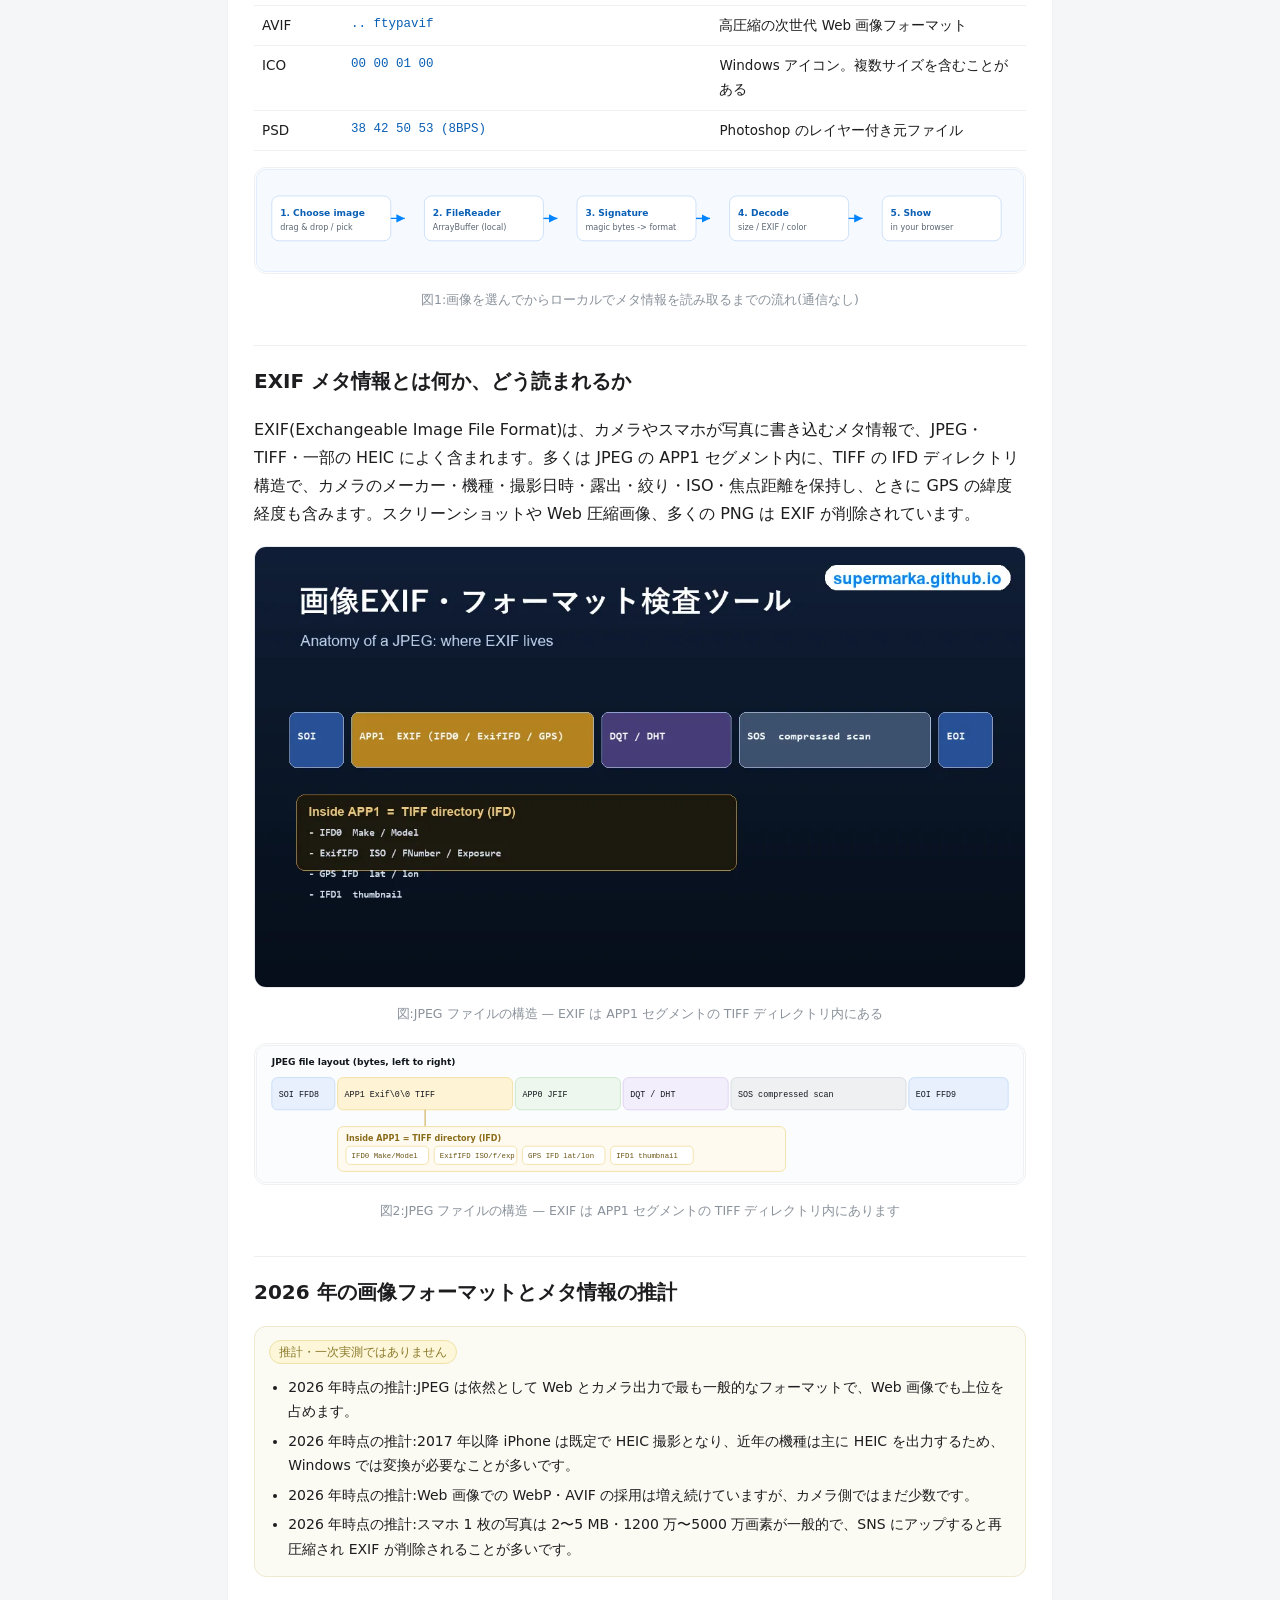
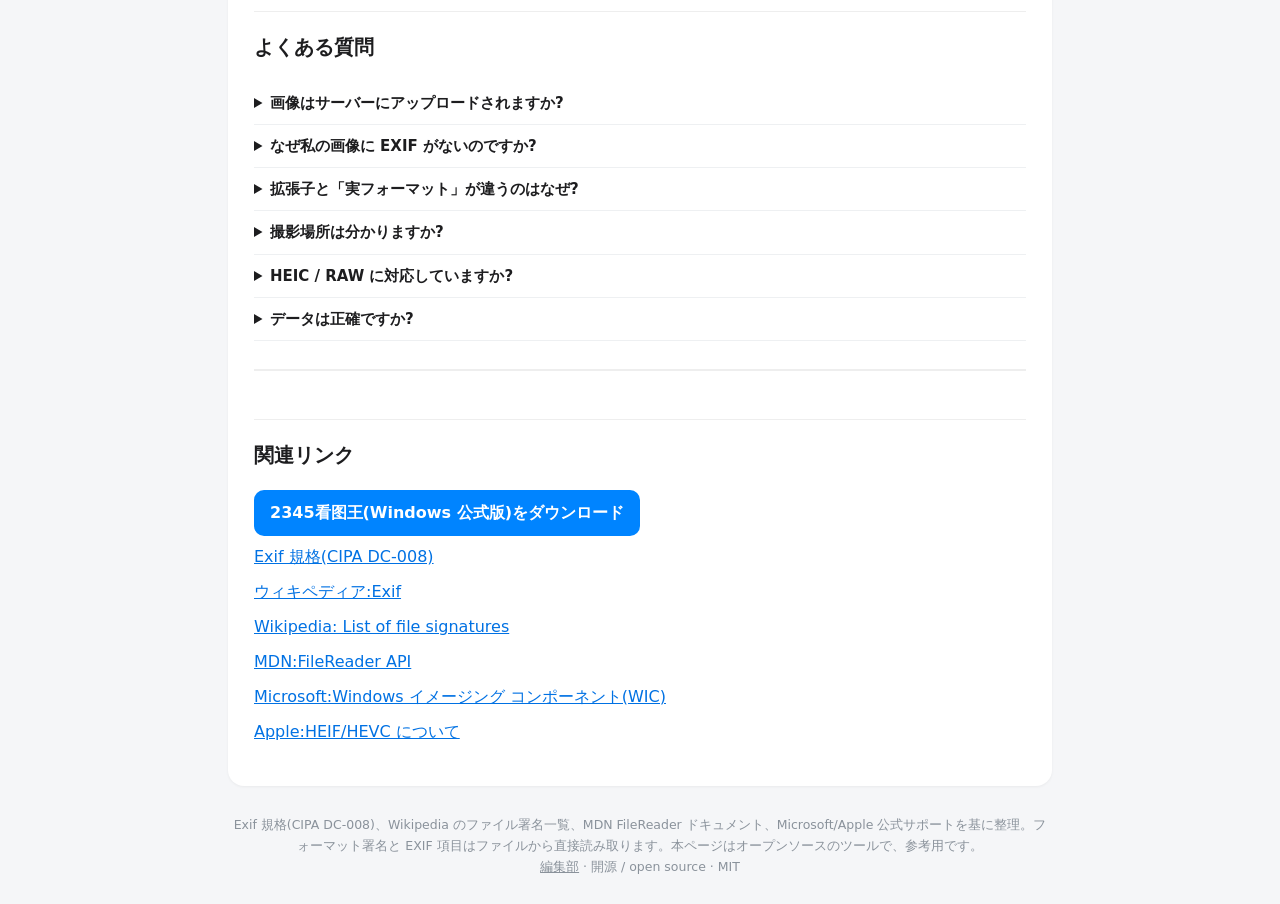
<file: ja/index.html>
<!DOCTYPE html><html lang="ja"><head><meta charset="utf-8">
<meta name="viewport" content="width=device-width,initial-scale=1">
<title>画像EXIF・フォーマット検査ツール — 写真のメタ情報をローカルで確認</title>
<meta name="description" content="画像の実フォーマット(ファイル署名で判定)、サイズ、EXIF メタ情報(カメラ・露出・GPS)、色をブラウザ内だけで読み取る無料ツール。サーバーへのアップロードは一切なし。">
<link rel="canonical" href="https://supermarka.github.io/ja/">
<link rel="alternate" hreflang="zh-Hans" href="https://supermarka.github.io/">
<link rel="alternate" hreflang="zh-Hant" href="https://supermarka.github.io/zh-tw/">
<link rel="alternate" hreflang="en" href="https://supermarka.github.io/en/">
<link rel="alternate" hreflang="ja" href="https://supermarka.github.io/ja/">
<link rel="alternate" hreflang="id" href="https://supermarka.github.io/id/">
<link rel="alternate" hreflang="th" href="https://supermarka.github.io/th/">
<link rel="alternate" hreflang="vi" href="https://supermarka.github.io/vi/">
<link rel="alternate" hreflang="ms" href="https://supermarka.github.io/ms/">
<link rel="alternate" hreflang="fil" href="https://supermarka.github.io/fil/">
<link rel="alternate" hreflang="km" href="https://supermarka.github.io/km/">
<link rel="alternate" hreflang="lo" href="https://supermarka.github.io/lo/">
<link rel="alternate" hreflang="my" href="https://supermarka.github.io/my/">
<link rel="alternate" hreflang="x-default" href="https://supermarka.github.io/">
<script type="application/ld+json">
{
 "@context": "https://schema.org",
 "@graph": [
  {
   "@type": "WebApplication",
   "name": "画像EXIF・フォーマット検査ツール",
   "url": "https://supermarka.github.io/ja/",
   "applicationCategory": "UtilitiesApplication",
   "operatingSystem": "Web browser",
   "browserRequirements": "Requires JavaScript",
   "inLanguage": "ja",
   "description": "画像の実フォーマット(ファイル署名で判定)、サイズ、EXIF メタ情報(カメラ・露出・GPS)、色をブラウザ内だけで読み取る無料ツール。サーバーへのアップロードは一切なし。",
   "isAccessibleForFree": true,
   "offers": {
    "@type": "Offer",
    "price": "0",
    "priceCurrency": "USD"
   }
  },
  {
   "@type": "FAQPage",
   "inLanguage": "ja",
   "url": "https://supermarka.github.io/ja/",
   "mainEntity": [
    {
     "@type": "Question",
     "name": "画像はサーバーにアップロードされますか?",
     "acceptedAnswer": {
      "@type": "Answer",
      "text": "いいえ。ブラウザの FileReader API でローカルに読み取り・解析するため、画像は端末から出ず、どのサーバーにもアップロードされません。"
     }
    },
    {
     "@type": "Question",
     "name": "なぜ私の画像に EXIF がないのですか?",
     "acceptedAnswer": {
      "@type": "Answer",
      "text": "スクリーンショット、Web からダウンロードして再圧縮された画像、多くの PNG には通常 EXIF がありません。SNS もアップロード時にプライバシー保護のため EXIF を削除します。"
     }
    },
    {
     "@type": "Question",
     "name": "拡張子と「実フォーマット」が違うのはなぜ?",
     "acceptedAnswer": {
      "@type": "Answer",
      "text": "拡張子はファイル名の一部にすぎず、自由に変えられます。本ツールはファイル先頭の署名バイトを読むため、.png を .jpg に変えても正しく判定します。"
     }
    },
    {
     "@type": "Question",
     "name": "撮影場所は分かりますか?",
     "acceptedAnswer": {
      "@type": "Answer",
      "text": "写真が GPS 情報を保持していれば(スマホの未編集オリジナルに多い)、座標を表示します。SNS で圧縮された画像はたいてい GPS がありません。"
     }
    },
    {
     "@type": "Question",
     "name": "HEIC / RAW に対応していますか?",
     "acceptedAnswer": {
      "@type": "Answer",
      "text": "署名で HEIC/HEIF などを判定しファイル情報を表示します。ブラウザの HEIC デコード対応は限定的で、サムネイルは表示されないことがあります。Windows で快適に見るには 2345看图王 が使えます。"
     }
    },
    {
     "@type": "Question",
     "name": "データは正確ですか?",
     "acceptedAnswer": {
      "@type": "Answer",
      "text": "フォーマット署名・サイズ・EXIF 項目はファイルから直接読むため信頼できます。「2026 推計」の節は傾向推計で、一次実測ではないと明記しています。"
     }
    }
   ]
  }
 ]
}
</script>
<link rel="stylesheet" href="/style.css"></head>
<body><div class="wrap"><main>
<nav class="lang">Language: <a href="/">简体中文</a> · <a href="/zh-tw/">繁體中文</a> · <a href="/en/">English</a> · <strong>日本語</strong> · <a href="/id/">Bahasa Indonesia</a> · <a href="/th/">ไทย</a> · <a href="/vi/">Tiếng Việt</a> · <a href="/ms/">Bahasa Melayu</a> · <a href="/fil/">Filipino</a> · <a href="/km/">ភាសាខ្មែរ</a> · <a href="/lo/">ພາສາລາວ</a> · <a href="/my/">မြန်မာ</a></nav>
<h1>画像EXIF・フォーマット検査ツール</h1>
<figure class="i4png"><picture><source type="image/webp" srcset="/img/cover_ja.webp"><img src="/img/cover_ja.png" alt="画像EXIF・フォーマット検査ツールの図。写真から読み取ったカメラと露出のメタ情報を表示" fetchpriority="high" width="1120" height="640"></picture><figcaption>図:画像EXIF・フォーマット検査ツール — フォーマット・サイズ・カメラ情報をローカルで読み取り</figcaption></figure>
<p>写真や画像ファイルを下にドロップすると、実フォーマット(拡張子ではなくファイル署名で判定)、ピクセルサイズ、ファイルサイズ、色の種類、さらにカメラのメーカー・機種、露出、ISO、GPS などの EXIF メタ情報を読み取れます。すべてブラウザの FileReader API でローカル解析し、画像をアップロードすることはありません。</p>
<div id="drop" role="button" tabindex="0">画像をここにドロップ、またはクリックして選択</div>
<input id="file" type="file" accept="image/*">
<p class="privacy">プライバシー:画像はブラウザ内だけで読み取り・解析され、どのサーバーにもアップロードされません。</p>
<div id="out"></div>
<h2>対応フォーマットと「署名による判定」の仕組み</h2>
<p>ビューアは拡張子からフォーマットを推測しがちですが、拡張子は自由に変更できます。より確実なのは、ファイル先頭の数バイトの署名(マジックナンバー)を読むことです。本ツールが判定する主な画像フォーマットと署名は次のとおりです:</p>
<table class="fmt"><tr><th>フォーマット</th><th>ファイル署名(16進)</th><th>主な用途</th></tr><tr><td>JPEG</td><td class="sig">FF D8 FF</td><td>Web とカメラ出力で最も汎用的な非可逆フォーマット</td></tr><tr><td>PNG</td><td class="sig">89 50 4E 47 0D 0A 1A 0A</td><td>可逆・透過対応。スクリーンショットやアイコン向き</td></tr><tr><td>GIF</td><td class="sig">47 49 46 38 (GIF8)</td><td>アニメーションや簡単な図。256 色パレット</td></tr><tr><td>WebP</td><td class="sig">52 49 46 46 .. .. .. .. 57 45 42 50 (RIFF WEBP)</td><td>Google の Web 画像フォーマット。非可逆・可逆の両対応</td></tr><tr><td>BMP</td><td class="sig">42 4D (BM)</td><td>Windows ビットマップ。通常は無圧縮</td></tr><tr><td>TIFF</td><td class="sig">49 49 2A 00 / 4D 4D 00 2A (II / MM)</td><td>印刷・保存向け。多ページや高ビット深度が多い</td></tr><tr><td>HEIC</td><td class="sig">.. ftypheic / ftypheix / ftypmif1</td><td>Apple 機器の既定の写真フォーマット。HEVC ベース</td></tr><tr><td>AVIF</td><td class="sig">.. ftypavif</td><td>高圧縮の次世代 Web 画像フォーマット</td></tr><tr><td>ICO</td><td class="sig">00 00 01 00</td><td>Windows アイコン。複数サイズを含むことがある</td></tr><tr><td>PSD</td><td class="sig">38 42 50 53 (8BPS)</td><td>Photoshop のレイヤー付き元ファイル</td></tr></table>
<figure class="svgfig"><svg viewBox="0 0 1100 150" xmlns="http://www.w3.org/2000/svg" role="img" aria-label="Local image inspection flow"><defs><marker id="ar" markerWidth="9" markerHeight="9" refX="6" refY="3" orient="auto"><path d="M0,0 L6,3 L0,6 Z" fill="#0084ff"/></marker></defs><rect x="2" y="2" width="1096" height="146" rx="14" fill="#f6faff" stroke="#d6e6fb"/><g><rect x="24" y="40" width="170" height="64" rx="10" fill="#fff" stroke="#bcd6f5"/><text x="36" y="68" font-family="system-ui,Arial" font-size="13" font-weight="700" fill="#0a5fb4">1. Choose image</text><text x="36" y="88" font-family="system-ui,Arial" font-size="11.5" fill="#5a6572">drag & drop / pick</text></g><g><rect x="242" y="40" width="170" height="64" rx="10" fill="#fff" stroke="#bcd6f5"/><text x="254" y="68" font-family="system-ui,Arial" font-size="13" font-weight="700" fill="#0a5fb4">2. FileReader</text><text x="254" y="88" font-family="system-ui,Arial" font-size="11.5" fill="#5a6572">ArrayBuffer (local)</text></g><g><rect x="460" y="40" width="170" height="64" rx="10" fill="#fff" stroke="#bcd6f5"/><text x="472" y="68" font-family="system-ui,Arial" font-size="13" font-weight="700" fill="#0a5fb4">3. Signature</text><text x="472" y="88" font-family="system-ui,Arial" font-size="11.5" fill="#5a6572">magic bytes -> format</text></g><g><rect x="678" y="40" width="170" height="64" rx="10" fill="#fff" stroke="#bcd6f5"/><text x="690" y="68" font-family="system-ui,Arial" font-size="13" font-weight="700" fill="#0a5fb4">4. Decode</text><text x="690" y="88" font-family="system-ui,Arial" font-size="11.5" fill="#5a6572">size / EXIF / color</text></g><g><rect x="896" y="40" width="170" height="64" rx="10" fill="#fff" stroke="#bcd6f5"/><text x="908" y="68" font-family="system-ui,Arial" font-size="13" font-weight="700" fill="#0a5fb4">5. Show</text><text x="908" y="88" font-family="system-ui,Arial" font-size="11.5" fill="#5a6572">in your browser</text></g><line x1="194" y1="72" x2="214" y2="72" stroke="#0084ff" stroke-width="2" marker-end="url(#ar)"/><line x1="412" y1="72" x2="432" y2="72" stroke="#0084ff" stroke-width="2" marker-end="url(#ar)"/><line x1="630" y1="72" x2="650" y2="72" stroke="#0084ff" stroke-width="2" marker-end="url(#ar)"/><line x1="848" y1="72" x2="868" y2="72" stroke="#0084ff" stroke-width="2" marker-end="url(#ar)"/></svg><figcaption>図1:画像を選んでからローカルでメタ情報を読み取るまでの流れ(通信なし)</figcaption></figure>
<h2>EXIF メタ情報とは何か、どう読まれるか</h2>
<p>EXIF(Exchangeable Image File Format)は、カメラやスマホが写真に書き込むメタ情報で、JPEG・TIFF・一部の HEIC によく含まれます。多くは JPEG の APP1 セグメント内に、TIFF の IFD ディレクトリ構造で、カメラのメーカー・機種・撮影日時・露出・絞り・ISO・焦点距離を保持し、ときに GPS の緯度経度も含みます。スクリーンショットや Web 圧縮画像、多くの PNG は EXIF が削除されています。</p>
<figure class="i4png"><picture><source type="image/webp" srcset="/img/board_ja.webp"><img src="/img/board_ja.png" alt="JPEG ファイル構造の図。EXIF メタ情報は APP1 セグメントにある" decoding="async" loading="lazy" width="1120" height="640"></picture><figcaption>図:JPEG ファイルの構造 — EXIF は APP1 セグメントの TIFF ディレクトリ内にある</figcaption></figure>
<figure class="svgfig"><svg viewBox="0 0 1100 200" xmlns="http://www.w3.org/2000/svg" role="img" aria-label="JPEG file structure: EXIF in APP1 segment"><rect x="2" y="2" width="1096" height="196" rx="14" fill="#fbfcfd" stroke="#e6ebf0"/><text x="24" y="30" font-family="system-ui,Arial" font-size="13" font-weight="700" fill="#11161c">JPEG file layout (bytes, left to right)</text><rect x="24" y="48" width="90" height="46" rx="8" fill="#e8f0fe" stroke="#bcd6f5"/><text x="34" y="76" font-family="ui-monospace,Consolas,monospace" font-size="12" fill="#11161c">SOI FFD8</text><rect x="118" y="48" width="250" height="46" rx="8" fill="#fff3d6" stroke="#f0d98a"/><text x="128" y="76" font-family="ui-monospace,Consolas,monospace" font-size="12" fill="#11161c">APP1  Exif\0\0  TIFF</text><rect x="372" y="48" width="150" height="46" rx="8" fill="#eef7ee" stroke="#bfe0bf"/><text x="382" y="76" font-family="ui-monospace,Consolas,monospace" font-size="12" fill="#11161c">APP0 JFIF</text><rect x="526" y="48" width="150" height="46" rx="8" fill="#f3eefb" stroke="#d8c8f0"/><text x="536" y="76" font-family="ui-monospace,Consolas,monospace" font-size="12" fill="#11161c">DQT / DHT</text><rect x="680" y="48" width="250" height="46" rx="8" fill="#eef0f2" stroke="#cfd6dd"/><text x="690" y="76" font-family="ui-monospace,Consolas,monospace" font-size="12" fill="#11161c">SOS  compressed scan</text><rect x="934" y="48" width="142" height="46" rx="8" fill="#e8f0fe" stroke="#bcd6f5"/><text x="944" y="76" font-family="ui-monospace,Consolas,monospace" font-size="12" fill="#11161c">EOI FFD9</text><line x1="243" y1="94" x2="243" y2="118" stroke="#caa84a" stroke-width="1.5"/><rect x="118" y="118" width="640" height="64" rx="8" fill="#fffaf0" stroke="#f0d98a"/><text x="130" y="138" font-family="system-ui,Arial" font-size="11.5" font-weight="700" fill="#8a6d1a">Inside APP1 = TIFF directory (IFD)</text><rect x="130" y="146" width="118" height="26" rx="6" fill="#fff" stroke="#f0d98a"/><text x="138" y="163" font-family="ui-monospace,Consolas,monospace" font-size="10.5" fill="#6a5410">IFD0 Make/Model</text><rect x="256" y="146" width="118" height="26" rx="6" fill="#fff" stroke="#f0d98a"/><text x="264" y="163" font-family="ui-monospace,Consolas,monospace" font-size="10.5" fill="#6a5410">ExifIFD ISO/f/exp</text><rect x="382" y="146" width="118" height="26" rx="6" fill="#fff" stroke="#f0d98a"/><text x="390" y="163" font-family="ui-monospace,Consolas,monospace" font-size="10.5" fill="#6a5410">GPS IFD lat/lon</text><rect x="508" y="146" width="118" height="26" rx="6" fill="#fff" stroke="#f0d98a"/><text x="516" y="163" font-family="ui-monospace,Consolas,monospace" font-size="10.5" fill="#6a5410">IFD1 thumbnail</text></svg><figcaption>図2:JPEG ファイルの構造 — EXIF は APP1 セグメントの TIFF ディレクトリ内にあります</figcaption></figure>
<h2>2026 年の画像フォーマットとメタ情報の推計</h2>
<section id="i4data" class="estimate"><span class="tag">推計・一次実測ではありません</span><ul><li>2026 年時点の推計:JPEG は依然として Web とカメラ出力で最も一般的なフォーマットで、Web 画像でも上位を占めます。</li><li>2026 年時点の推計:2017 年以降 iPhone は既定で HEIC 撮影となり、近年の機種は主に HEIC を出力するため、Windows では変換が必要なことが多いです。</li><li>2026 年時点の推計:Web 画像での WebP・AVIF の採用は増え続けていますが、カメラ側ではまだ少数です。</li><li>2026 年時点の推計:スマホ 1 枚の写真は 2〜5 MB・1200 万〜5000 万画素が一般的で、SNS にアップすると再圧縮され EXIF が削除されることが多いです。</li></ul></section>
<h2>よくある質問</h2>
<details class="faq"><summary>画像はサーバーにアップロードされますか?</summary><p>いいえ。ブラウザの FileReader API でローカルに読み取り・解析するため、画像は端末から出ず、どのサーバーにもアップロードされません。</p></details><details class="faq"><summary>なぜ私の画像に EXIF がないのですか?</summary><p>スクリーンショット、Web からダウンロードして再圧縮された画像、多くの PNG には通常 EXIF がありません。SNS もアップロード時にプライバシー保護のため EXIF を削除します。</p></details><details class="faq"><summary>拡張子と「実フォーマット」が違うのはなぜ?</summary><p>拡張子はファイル名の一部にすぎず、自由に変えられます。本ツールはファイル先頭の署名バイトを読むため、.png を .jpg に変えても正しく判定します。</p></details><details class="faq"><summary>撮影場所は分かりますか?</summary><p>写真が GPS 情報を保持していれば(スマホの未編集オリジナルに多い)、座標を表示します。SNS で圧縮された画像はたいてい GPS がありません。</p></details><details class="faq"><summary>HEIC / RAW に対応していますか?</summary><p>署名で HEIC/HEIF などを判定しファイル情報を表示します。ブラウザの HEIC デコード対応は限定的で、サムネイルは表示されないことがあります。Windows で快適に見るには 2345看图王 が使えます。</p></details><details class="faq"><summary>データは正確ですか?</summary><p>フォーマット署名・サイズ・EXIF 項目はファイルから直接読むため信頼できます。「2026 推計」の節は傾向推計で、一次実測ではないと明記しています。</p></details>
<div class="related"><h2>関連リンク</h2>
<ul><li><a class="cta" href="https://viewer2345.com/download/">2345看图王(Windows 公式版)をダウンロード</a></li><li><a href="https://www.cipa.jp/std/std-sec_j.html" rel="nofollow noopener" target="_blank">Exif 規格(CIPA DC-008)</a></li><li><a href="https://ja.wikipedia.org/wiki/Exif" rel="nofollow noopener" target="_blank">ウィキペディア:Exif</a></li><li><a href="https://en.wikipedia.org/wiki/List_of_file_signatures" rel="nofollow noopener" target="_blank">Wikipedia: List of file signatures</a></li><li><a href="https://developer.mozilla.org/ja/docs/Web/API/FileReader" rel="nofollow noopener" target="_blank">MDN:FileReader API</a></li><li><a href="https://learn.microsoft.com/ja-jp/windows/win32/wic/-wic-about-windows-imaging-codec" rel="nofollow noopener" target="_blank">Microsoft:Windows イメージング コンポーネント(WIC)</a></li><li><a href="https://support.apple.com/ja-jp/HT207022" rel="nofollow noopener" target="_blank">Apple:HEIF/HEVC について</a></li></ul></div>
</main>
<footer>Exif 規格(CIPA DC-008)、Wikipedia のファイル署名一覧、MDN FileReader ドキュメント、Microsoft/Apple 公式サポートを基に整理。フォーマット署名と EXIF 項目はファイルから直接読み取ります。本ページはオープンソースのツールで、参考用です。<br><a href="/about/">編集部</a> · 開源 / open source · MIT</footer>
</div>
<script>window.VL={"basic": "基本情報", "exifhead": "EXIF メタ情報", "noexif": "この画像に EXIF メタ情報はありません(スクリーンショット・PNG・Web 圧縮画像によくあります)。", "filename": "ファイル名", "format": "実フォーマット", "ext_mismatch": "(拡張子と署名が不一致)", "dimensions": "サイズ(px)", "megapixels": "メガピクセル", "aspect": "アスペクト比", "filesize": "ファイルサイズ", "modified": "更新日時", "colortype": "色の種類", "bitdepth": "ビット深度", "alpha": "透過チャンネルあり", "make": "カメラのメーカー(Make)", "model": "カメラの機種(Model)", "datetime": "撮影日時(DateTimeOriginal)", "exposure": "露出時間(ExposureTime)", "fnumber": "絞り(FNumber)", "iso": "感度(ISO)", "focal": "焦点距離(FocalLength)", "lens": "レンズ(LensModel)", "orientation": "向き(Orientation)", "software": "ソフトウェア(Software)", "gps": "GPS 座標", "yes": "あり", "no": "なし"};</script>
<script src="/app.js"></script>
</body></html>
</file>
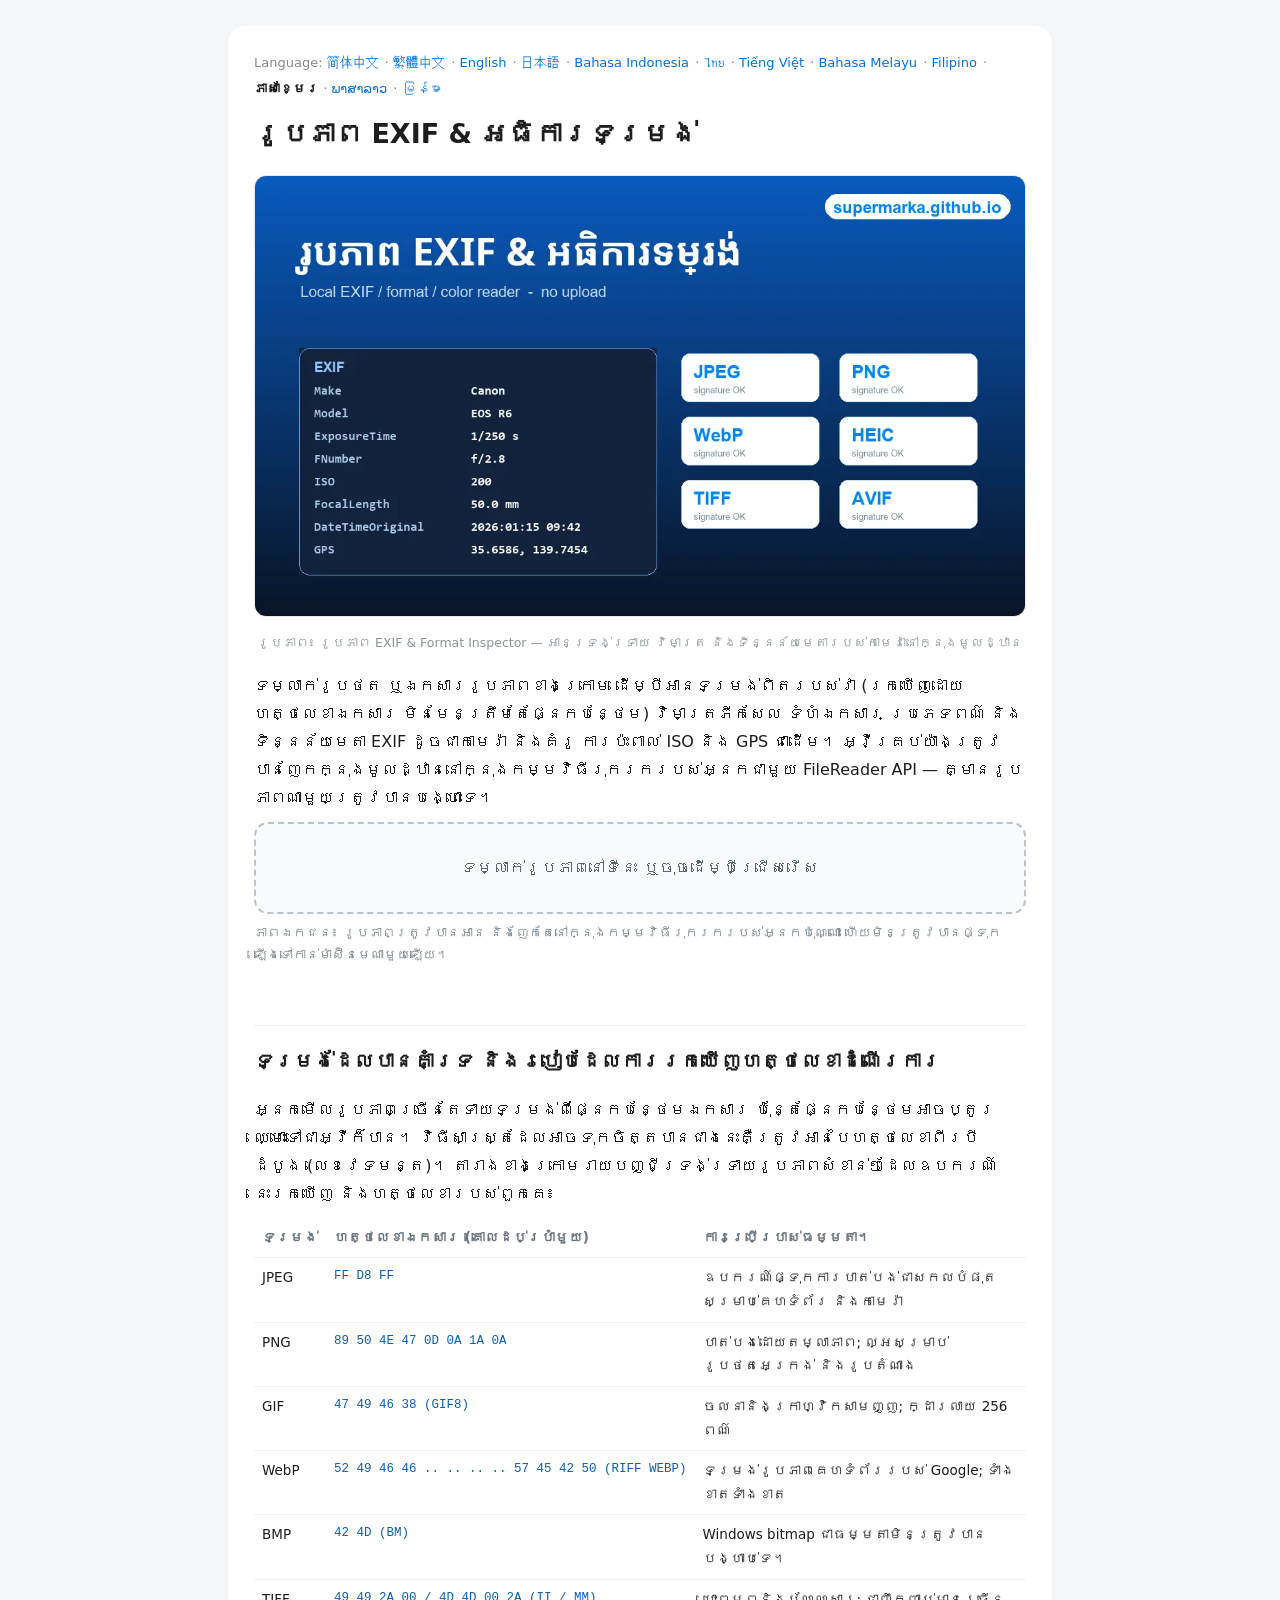
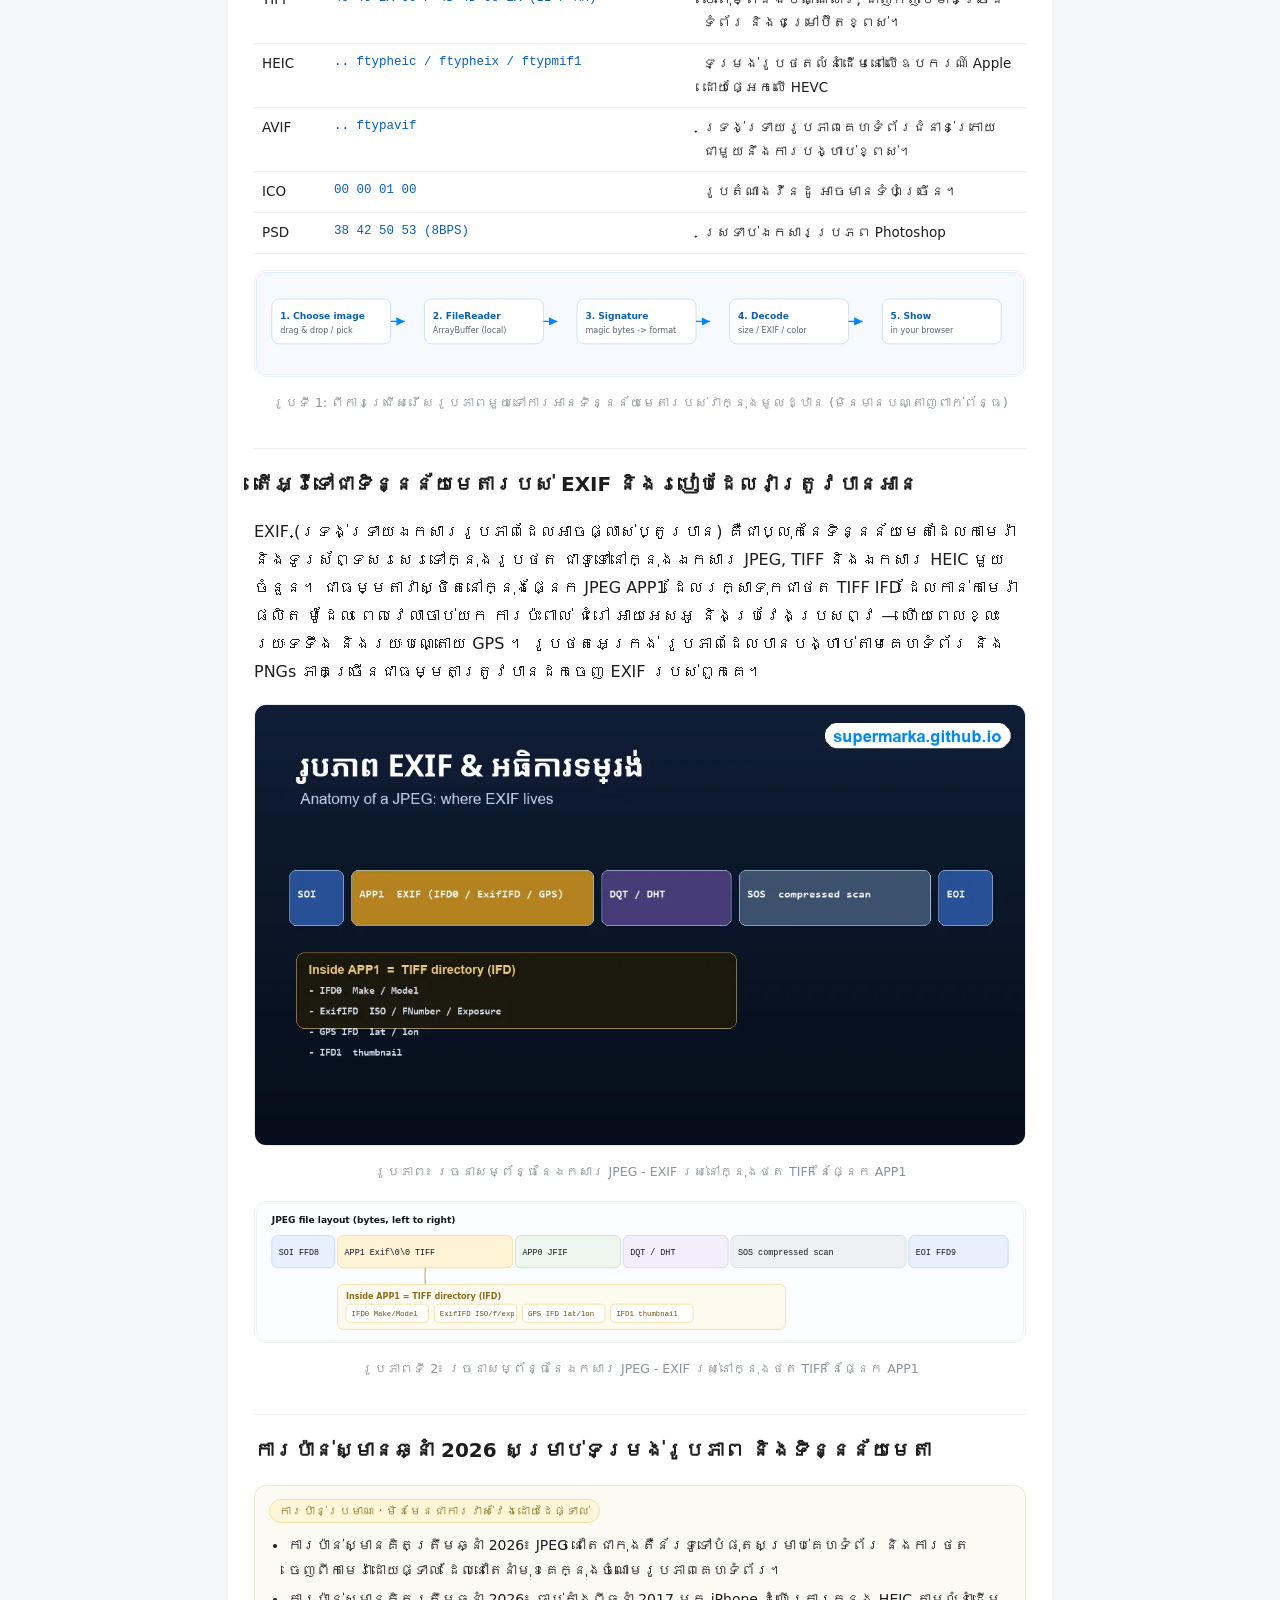
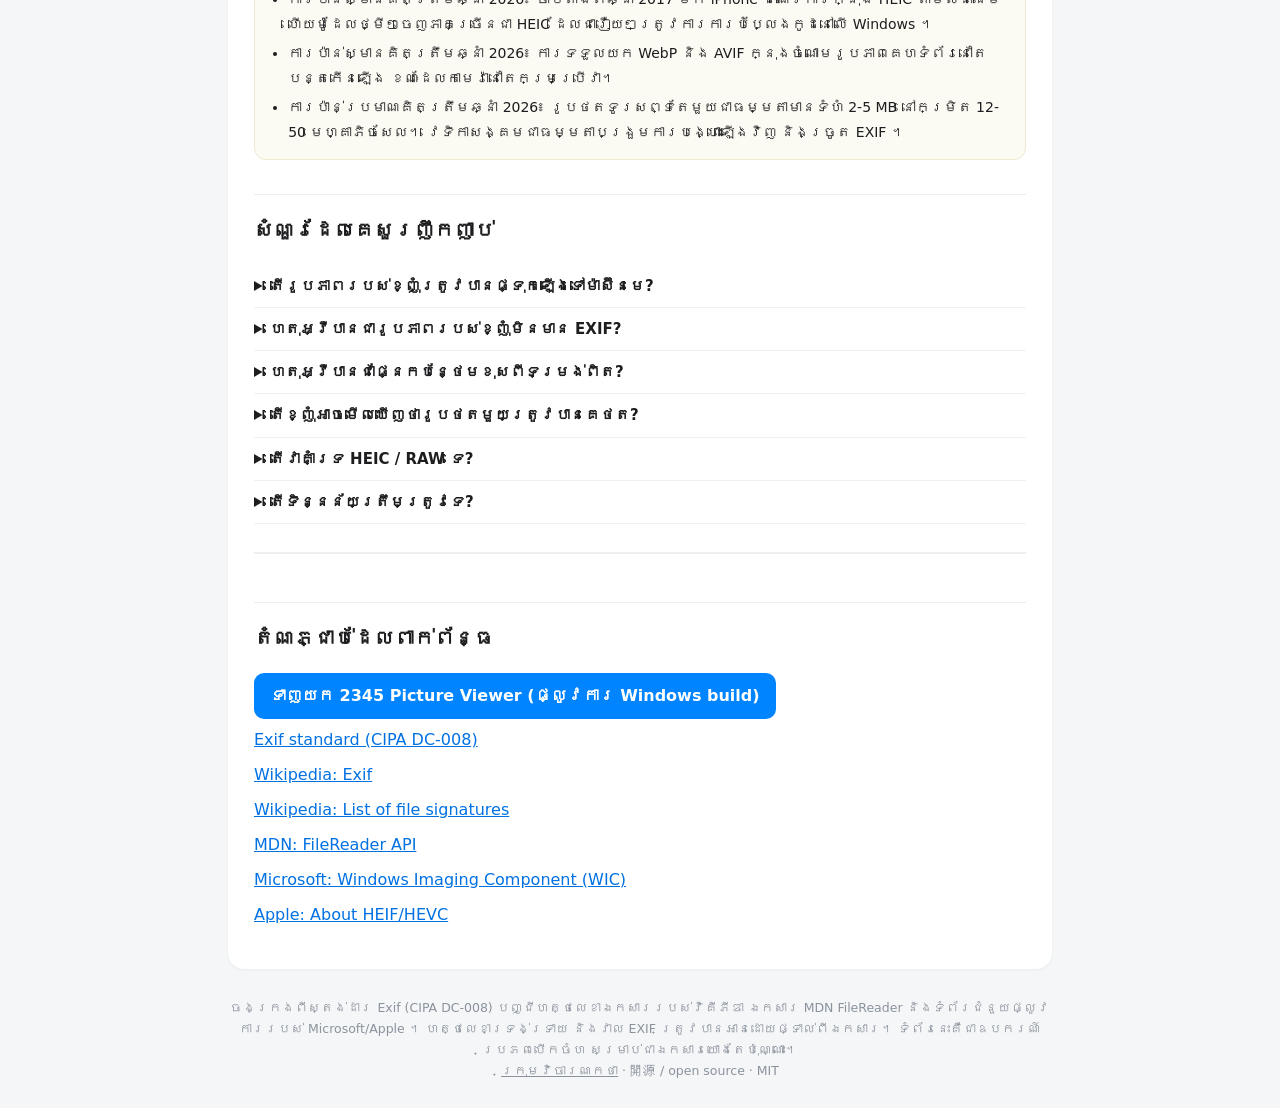
<file: km/index.html>
<!DOCTYPE html><html lang="km"><head><meta charset="utf-8">
<meta name="viewport" content="width=device-width,initial-scale=1">
<title>រូបភាព EXIF &amp; Format Inspector — មើលទិន្នន័យមេតារូបថតក្នុងមូលដ្ឋាន</title>
<meta name="description" content="ឧបករណ៍អនឡាញឥតគិតថ្លៃដើម្បីពិនិត្យមើលទម្រង់ពិតរបស់រូបភាព (តាមហត្ថលេខាឯកសារ) វិមាត្រ ទិន្នន័យមេតា EXIF (កាមេរ៉ា ការប៉ះពាល់ GPS) និងពណ៌ — ទាំងអស់អានក្នុងមូលដ្ឋាននៅក្នុងកម្មវិធីរុករករបស់អ្នក គ្មានអ្វីផ្ទុកឡើងទេ។">
<link rel="canonical" href="https://supermarka.github.io/km/">
<link rel="alternate" hreflang="zh-Hans" href="https://supermarka.github.io/">
<link rel="alternate" hreflang="zh-Hant" href="https://supermarka.github.io/zh-tw/">
<link rel="alternate" hreflang="en" href="https://supermarka.github.io/en/">
<link rel="alternate" hreflang="ja" href="https://supermarka.github.io/ja/">
<link rel="alternate" hreflang="id" href="https://supermarka.github.io/id/">
<link rel="alternate" hreflang="th" href="https://supermarka.github.io/th/">
<link rel="alternate" hreflang="vi" href="https://supermarka.github.io/vi/">
<link rel="alternate" hreflang="ms" href="https://supermarka.github.io/ms/">
<link rel="alternate" hreflang="fil" href="https://supermarka.github.io/fil/">
<link rel="alternate" hreflang="km" href="https://supermarka.github.io/km/">
<link rel="alternate" hreflang="lo" href="https://supermarka.github.io/lo/">
<link rel="alternate" hreflang="my" href="https://supermarka.github.io/my/">
<link rel="alternate" hreflang="x-default" href="https://supermarka.github.io/">
<script type="application/ld+json">
{
 "@context": "https://schema.org",
 "@graph": [
  {
   "@type": "WebApplication",
   "name": "រូបភាព EXIF & អធិការទម្រង់",
   "url": "https://supermarka.github.io/km/",
   "applicationCategory": "UtilitiesApplication",
   "operatingSystem": "Web browser",
   "browserRequirements": "Requires JavaScript",
   "inLanguage": "km",
   "description": "ឧបករណ៍អនឡាញឥតគិតថ្លៃដើម្បីពិនិត្យមើលទម្រង់ពិតរបស់រូបភាព (តាមហត្ថលេខាឯកសារ) វិមាត្រ ទិន្នន័យមេតា EXIF (កាមេរ៉ា ការប៉ះពាល់ GPS) និងពណ៌ — ទាំងអស់អានក្នុងមូលដ្ឋាននៅក្នុងកម្មវិធីរុករករបស់អ្នក គ្មានអ្វីផ្ទុកឡើងទេ។",
   "isAccessibleForFree": true,
   "offers": {
    "@type": "Offer",
    "price": "0",
    "priceCurrency": "USD"
   }
  },
  {
   "@type": "FAQPage",
   "inLanguage": "km",
   "url": "https://supermarka.github.io/km/",
   "mainEntity": [
    {
     "@type": "Question",
     "name": "តើ​រូបភាព​របស់​ខ្ញុំ​ត្រូវ​បាន​ផ្ទុក​ឡើង​ទៅ​ម៉ាស៊ីន​មេ?",
     "acceptedAnswer": {
      "@type": "Answer",
      "text": "ទេ ឧបករណ៍ប្រើប្រាស់កម្មវិធីរុករកតាមអ៊ីនធឺណិត FileReader API ដើម្បីអាន និងញែករូបភាពក្នុងមូលដ្ឋាន។ រូបភាពមិនដែលចាកចេញពីឧបករណ៍របស់អ្នកទេ ហើយមិនត្រូវបានបង្ហោះទៅកាន់ម៉ាស៊ីនមេណាមួយឡើយ។"
     }
    },
    {
     "@type": "Question",
     "name": "ហេតុអ្វីបានជារូបភាពរបស់ខ្ញុំមិនមាន EXIF?",
     "acceptedAnswer": {
      "@type": "Answer",
      "text": "រូបថតអេក្រង់ រូបភាពដែលបានទាញយក និងបង្រួមឡើងវិញពីគេហទំព័រ ហើយ PNG ភាគច្រើនជាធម្មតាមិនមាន EXIF ទេ។ វេទិកាសង្គមក៏ដក EXIF ​​ចេញផងដែរ ដើម្បីការពារភាពឯកជន។"
     }
    },
    {
     "@type": "Question",
     "name": "ហេតុអ្វីបានជាផ្នែកបន្ថែមខុសពីទម្រង់ពិត?",
     "acceptedAnswer": {
      "@type": "Answer",
      "text": "ផ្នែកបន្ថែមគឺគ្រាន់តែជាផ្នែកនៃឈ្មោះឯកសារ ហើយអាចផ្លាស់ប្តូរបានដោយសេរី។ ឧបករណ៍នេះអានបៃហត្ថលេខានៅដើមឯកសារ ដូច្នេះសូម្បីតែ .png ដែលប្តូរឈ្មោះទៅជា .jpg ត្រូវបានរកឃើញយ៉ាងត្រឹមត្រូវ។"
     }
    },
    {
     "@type": "Question",
     "name": "តើ​ខ្ញុំ​អាច​មើល​ឃើញ​ថា​រូបថត​មួយ​ត្រូវ​បាន​គេ​ថត?",
     "acceptedAnswer": {
      "@type": "Answer",
      "text": "ប្រសិនបើរូបថតរក្សាទុកទិន្នន័យ GPS របស់វា (ជាទូទៅសម្រាប់ទូរស័ព្ទដែលមិនបានកែសម្រួល) ឧបករណ៍បង្ហាញកូអរដោនេ។ រូបភាពភាគច្រើនដែលត្រូវបានបង្ហាប់ដោយវេទិកាសង្គមលែងមាន GPS ទៀតហើយ។"
     }
    },
    {
     "@type": "Question",
     "name": "តើវាគាំទ្រ HEIC / RAW ទេ?",
     "acceptedAnswer": {
      "@type": "Answer",
      "text": "ឧបករណ៍រកឃើញ HEIC/HEIF និងទម្រង់ស្រដៀងគ្នាដោយហត្ថលេខា និងបង្ហាញព័ត៌មានឯកសារ។ ការគាំទ្រកម្មវិធីរុករកតាមអ៊ីនធឺណិតសម្រាប់ការឌិកូដ HEIC មានកម្រិត ដូច្នេះរូបភាពតូចប្រហែលជាមិនបង្ហាញទេ។ សម្រាប់ការមើលដោយរលូននៅលើ Windows អ្នកអាចប្រើ 2345 Picture Viewer ។"
     }
    },
    {
     "@type": "Question",
     "name": "តើទិន្នន័យត្រឹមត្រូវទេ?",
     "acceptedAnswer": {
      "@type": "Answer",
      "text": "ទម្រង់ហត្ថលេខា វិមាត្រ និងវាល EXIF ​​ត្រូវបានអានដោយផ្ទាល់ពីឯកសារ ហើយអាចទុកចិត្តបាន។ ផ្នែកប៉ាន់ស្មានឆ្នាំ 2026 គឺជាការប៉ាន់ប្រមាណនិន្នាការ ហើយត្រូវបានដាក់ស្លាកយ៉ាងច្បាស់ថាមិនមែនជាការវាស់វែងដោយដៃផ្ទាល់។"
     }
    }
   ]
  }
 ]
}
</script>
<link rel="stylesheet" href="/style.css"></head>
<body><div class="wrap"><main>
<nav class="lang">Language: <a href="/">简体中文</a> · <a href="/zh-tw/">繁體中文</a> · <a href="/en/">English</a> · <a href="/ja/">日本語</a> · <a href="/id/">Bahasa Indonesia</a> · <a href="/th/">ไทย</a> · <a href="/vi/">Tiếng Việt</a> · <a href="/ms/">Bahasa Melayu</a> · <a href="/fil/">Filipino</a> · <strong>ភាសាខ្មែរ</strong> · <a href="/lo/">ພາສາລາວ</a> · <a href="/my/">မြန်မာ</a></nav>
<h1>រូបភាព EXIF &amp; អធិការទម្រង់</h1>
<figure class="i4png"><picture><source type="image/webp" srcset="/img/cover_km.webp"><img src="/img/cover_km.png" alt="រូបភាពនៃរូបភាព EXIF &amp; Format Inspector បង្ហាញកាមេរ៉ា និងទិន្នន័យមេតានៃការប៉ះពាល់ អានពីរូបថត" fetchpriority="high" width="1120" height="640"></picture><figcaption>រូបភាព៖ រូបភាព EXIF &amp; Format Inspector — អានទ្រង់ទ្រាយ វិមាត្រ និងទិន្នន័យមេតារបស់កាមេរ៉ានៅក្នុងមូលដ្ឋាន</figcaption></figure>
<p>ទម្លាក់រូបថត ឬឯកសាររូបភាពខាងក្រោម ដើម្បីអានទម្រង់ពិតរបស់វា (រកឃើញដោយហត្ថលេខាឯកសារ មិនមែនត្រឹមតែផ្នែកបន្ថែម) វិមាត្រភីកសែល ទំហំឯកសារ ប្រភេទពណ៌ និងទិន្នន័យមេតា EXIF ដូចជាកាមេរ៉ា និងគំរូ ការប៉ះពាល់ ISO និង GPS ជាដើម។ អ្វីគ្រប់យ៉ាងត្រូវបានញែកក្នុងមូលដ្ឋាននៅក្នុងកម្មវិធីរុករករបស់អ្នកជាមួយ FileReader API — គ្មានរូបភាពណាមួយត្រូវបានបង្ហោះទេ។</p>
<div id="drop" role="button" tabindex="0">ទម្លាក់រូបភាពនៅទីនេះ ឬចុចដើម្បីជ្រើសរើស</div>
<input id="file" type="file" accept="image/*">
<p class="privacy">ភាពឯកជន៖ រូបភាពត្រូវបានអាន និងញែកតែនៅក្នុងកម្មវិធីរុករករបស់អ្នកប៉ុណ្ណោះ ហើយមិនត្រូវបានផ្ទុកឡើងទៅកាន់ម៉ាស៊ីនមេណាមួយឡើយ។</p>
<div id="out"></div>
<h2>ទម្រង់ដែលបានគាំទ្រ និងរបៀបដែលការរកឃើញហត្ថលេខាដំណើរការ</h2>
<p>អ្នកមើលរូបភាពច្រើនតែទាយទម្រង់ពីផ្នែកបន្ថែមឯកសារ ប៉ុន្តែផ្នែកបន្ថែមអាចប្តូរឈ្មោះទៅជាអ្វីក៏បាន។ វិធីសាស្រ្តដែលអាចទុកចិត្តបានជាងនេះគឺត្រូវអានបៃហត្ថលេខាពីរបីដំបូង (លេខវេទមន្ត)។ តារាងខាងក្រោមរាយបញ្ជីទ្រង់ទ្រាយរូបភាពសំខាន់ៗដែលឧបករណ៍នេះរកឃើញ និងហត្ថលេខារបស់ពួកគេ៖</p>
<table class="fmt"><tr><th>ទម្រង់</th><th>ហត្ថលេខាឯកសារ (គោលដប់ប្រាំមួយ)</th><th>ការប្រើប្រាស់ធម្មតា។</th></tr><tr><td>JPEG</td><td class="sig">FF D8 FF</td><td>ឧបករណ៍ផ្ទុកការបាត់បង់ជាសកលបំផុតសម្រាប់គេហទំព័រ និងកាមេរ៉ា</td></tr><tr><td>PNG</td><td class="sig">89 50 4E 47 0D 0A 1A 0A</td><td>បាត់បង់ដោយតម្លាភាព; ល្អសម្រាប់រូបថតអេក្រង់ និងរូបតំណាង</td></tr><tr><td>GIF</td><td class="sig">47 49 46 38 (GIF8)</td><td>ចលនានិងក្រាហ្វិកសាមញ្ញ; ក្ដារលាយ 256 ពណ៌</td></tr><tr><td>WebP</td><td class="sig">52 49 46 46 .. .. .. .. 57 45 42 50 (RIFF WEBP)</td><td>ទម្រង់រូបភាពគេហទំព័ររបស់ Google; ទាំង​ខាត​ទាំង​ខាត</td></tr><tr><td>BMP</td><td class="sig">42 4D (BM)</td><td>Windows bitmap ជាធម្មតាមិនត្រូវបានបង្ហាប់ទេ។</td></tr><tr><td>TIFF</td><td class="sig">49 49 2A 00 / 4D 4D 00 2A (II / MM)</td><td>បោះពុម្ពនិងប័ណ្ណសារ; ជាញឹកញាប់មានច្រើនទំព័រ និងជម្រៅប៊ីតខ្ពស់។</td></tr><tr><td>HEIC</td><td class="sig">.. ftypheic / ftypheix / ftypmif1</td><td>ទម្រង់រូបថតលំនាំដើមនៅលើឧបករណ៍ Apple ដោយផ្អែកលើ HEVC</td></tr><tr><td>AVIF</td><td class="sig">.. ftypavif</td><td>ទ្រង់ទ្រាយរូបភាពគេហទំព័រជំនាន់ក្រោយជាមួយនឹងការបង្ហាប់ខ្ពស់។</td></tr><tr><td>ICO</td><td class="sig">00 00 01 00</td><td>រូបតំណាងវីនដូ អាចមានទំហំច្រើន។</td></tr><tr><td>PSD</td><td class="sig">38 42 50 53 (8BPS)</td><td>ស្រទាប់ឯកសារប្រភព Photoshop</td></tr></table>
<figure class="svgfig"><svg viewBox="0 0 1100 150" xmlns="http://www.w3.org/2000/svg" role="img" aria-label="Local image inspection flow"><defs><marker id="ar" markerWidth="9" markerHeight="9" refX="6" refY="3" orient="auto"><path d="M0,0 L6,3 L0,6 Z" fill="#0084ff"/></marker></defs><rect x="2" y="2" width="1096" height="146" rx="14" fill="#f6faff" stroke="#d6e6fb"/><g><rect x="24" y="40" width="170" height="64" rx="10" fill="#fff" stroke="#bcd6f5"/><text x="36" y="68" font-family="system-ui,Arial" font-size="13" font-weight="700" fill="#0a5fb4">1. Choose image</text><text x="36" y="88" font-family="system-ui,Arial" font-size="11.5" fill="#5a6572">drag & drop / pick</text></g><g><rect x="242" y="40" width="170" height="64" rx="10" fill="#fff" stroke="#bcd6f5"/><text x="254" y="68" font-family="system-ui,Arial" font-size="13" font-weight="700" fill="#0a5fb4">2. FileReader</text><text x="254" y="88" font-family="system-ui,Arial" font-size="11.5" fill="#5a6572">ArrayBuffer (local)</text></g><g><rect x="460" y="40" width="170" height="64" rx="10" fill="#fff" stroke="#bcd6f5"/><text x="472" y="68" font-family="system-ui,Arial" font-size="13" font-weight="700" fill="#0a5fb4">3. Signature</text><text x="472" y="88" font-family="system-ui,Arial" font-size="11.5" fill="#5a6572">magic bytes -> format</text></g><g><rect x="678" y="40" width="170" height="64" rx="10" fill="#fff" stroke="#bcd6f5"/><text x="690" y="68" font-family="system-ui,Arial" font-size="13" font-weight="700" fill="#0a5fb4">4. Decode</text><text x="690" y="88" font-family="system-ui,Arial" font-size="11.5" fill="#5a6572">size / EXIF / color</text></g><g><rect x="896" y="40" width="170" height="64" rx="10" fill="#fff" stroke="#bcd6f5"/><text x="908" y="68" font-family="system-ui,Arial" font-size="13" font-weight="700" fill="#0a5fb4">5. Show</text><text x="908" y="88" font-family="system-ui,Arial" font-size="11.5" fill="#5a6572">in your browser</text></g><line x1="194" y1="72" x2="214" y2="72" stroke="#0084ff" stroke-width="2" marker-end="url(#ar)"/><line x1="412" y1="72" x2="432" y2="72" stroke="#0084ff" stroke-width="2" marker-end="url(#ar)"/><line x1="630" y1="72" x2="650" y2="72" stroke="#0084ff" stroke-width="2" marker-end="url(#ar)"/><line x1="848" y1="72" x2="868" y2="72" stroke="#0084ff" stroke-width="2" marker-end="url(#ar)"/></svg><figcaption>រូបទី 1: ពីការជ្រើសរើសរូបភាពមួយទៅការអានទិន្នន័យមេតារបស់វាក្នុងមូលដ្ឋាន (មិនមានបណ្តាញពាក់ព័ន្ធ)</figcaption></figure>
<h2>តើអ្វីទៅជាទិន្នន័យមេតារបស់ EXIF និងរបៀបដែលវាត្រូវបានអាន</h2>
<p>EXIF (ទ្រង់ទ្រាយឯកសាររូបភាពដែលអាចផ្លាស់ប្តូរបាន) គឺជាប្លុកនៃទិន្នន័យមេតាដែលកាមេរ៉ា និងទូរស័ព្ទសរសេរទៅក្នុងរូបថត ជាទូទៅនៅក្នុងឯកសារ JPEG, TIFF និងឯកសារ HEIC មួយចំនួន។ ជាធម្មតាវាស្ថិតនៅក្នុងផ្នែក JPEG APP1 ដែលរក្សាទុកជាថត TIFF IFD ដែលកាន់កាមេរ៉ាផលិត ម៉ូដែល ពេលវេលាចាប់យក ការប៉ះពាល់ ជំរៅ អាយអេសអូ និងប្រវែងប្រសព្វ — ហើយពេលខ្លះ រយៈទទឹង និងរយៈបណ្តោយ GPS ។ រូបថតអេក្រង់ រូបភាពដែលបានបង្ហាប់តាមគេហទំព័រ និង PNGs ភាគច្រើនជាធម្មតាត្រូវបានដកចេញ EXIF ​​របស់ពួកគេ។</p>
<figure class="i4png"><picture><source type="image/webp" srcset="/img/board_km.webp"><img src="/img/board_km.png" alt="ដ្យាក្រាមនៃរចនាសម្ព័ន្ធឯកសារ JPEG ដែលមានទិន្នន័យមេតា EXIF នៅក្នុងផ្នែក APP1" decoding="async" loading="lazy" width="1120" height="640"></picture><figcaption>រូបភាព៖ រចនាសម្ព័ន្ធនៃឯកសារ JPEG - EXIF រស់នៅក្នុងថត TIFF នៃផ្នែក APP1</figcaption></figure>
<figure class="svgfig"><svg viewBox="0 0 1100 200" xmlns="http://www.w3.org/2000/svg" role="img" aria-label="JPEG file structure: EXIF in APP1 segment"><rect x="2" y="2" width="1096" height="196" rx="14" fill="#fbfcfd" stroke="#e6ebf0"/><text x="24" y="30" font-family="system-ui,Arial" font-size="13" font-weight="700" fill="#11161c">JPEG file layout (bytes, left to right)</text><rect x="24" y="48" width="90" height="46" rx="8" fill="#e8f0fe" stroke="#bcd6f5"/><text x="34" y="76" font-family="ui-monospace,Consolas,monospace" font-size="12" fill="#11161c">SOI FFD8</text><rect x="118" y="48" width="250" height="46" rx="8" fill="#fff3d6" stroke="#f0d98a"/><text x="128" y="76" font-family="ui-monospace,Consolas,monospace" font-size="12" fill="#11161c">APP1  Exif\0\0  TIFF</text><rect x="372" y="48" width="150" height="46" rx="8" fill="#eef7ee" stroke="#bfe0bf"/><text x="382" y="76" font-family="ui-monospace,Consolas,monospace" font-size="12" fill="#11161c">APP0 JFIF</text><rect x="526" y="48" width="150" height="46" rx="8" fill="#f3eefb" stroke="#d8c8f0"/><text x="536" y="76" font-family="ui-monospace,Consolas,monospace" font-size="12" fill="#11161c">DQT / DHT</text><rect x="680" y="48" width="250" height="46" rx="8" fill="#eef0f2" stroke="#cfd6dd"/><text x="690" y="76" font-family="ui-monospace,Consolas,monospace" font-size="12" fill="#11161c">SOS  compressed scan</text><rect x="934" y="48" width="142" height="46" rx="8" fill="#e8f0fe" stroke="#bcd6f5"/><text x="944" y="76" font-family="ui-monospace,Consolas,monospace" font-size="12" fill="#11161c">EOI FFD9</text><line x1="243" y1="94" x2="243" y2="118" stroke="#caa84a" stroke-width="1.5"/><rect x="118" y="118" width="640" height="64" rx="8" fill="#fffaf0" stroke="#f0d98a"/><text x="130" y="138" font-family="system-ui,Arial" font-size="11.5" font-weight="700" fill="#8a6d1a">Inside APP1 = TIFF directory (IFD)</text><rect x="130" y="146" width="118" height="26" rx="6" fill="#fff" stroke="#f0d98a"/><text x="138" y="163" font-family="ui-monospace,Consolas,monospace" font-size="10.5" fill="#6a5410">IFD0 Make/Model</text><rect x="256" y="146" width="118" height="26" rx="6" fill="#fff" stroke="#f0d98a"/><text x="264" y="163" font-family="ui-monospace,Consolas,monospace" font-size="10.5" fill="#6a5410">ExifIFD ISO/f/exp</text><rect x="382" y="146" width="118" height="26" rx="6" fill="#fff" stroke="#f0d98a"/><text x="390" y="163" font-family="ui-monospace,Consolas,monospace" font-size="10.5" fill="#6a5410">GPS IFD lat/lon</text><rect x="508" y="146" width="118" height="26" rx="6" fill="#fff" stroke="#f0d98a"/><text x="516" y="163" font-family="ui-monospace,Consolas,monospace" font-size="10.5" fill="#6a5410">IFD1 thumbnail</text></svg><figcaption>រូបភាពទី 2៖ រចនាសម្ព័ន្ធនៃឯកសារ JPEG - EXIF រស់នៅក្នុងថត TIFF នៃផ្នែក APP1</figcaption></figure>
<h2>ការប៉ាន់ស្មានឆ្នាំ 2026 សម្រាប់ទម្រង់រូបភាព និងទិន្នន័យមេតា</h2>
<section id="i4data" class="estimate"><span class="tag">ការប៉ាន់ប្រមាណ · មិនមែនជាការវាស់វែងដោយដៃផ្ទាល់</span><ul><li>ការប៉ាន់ស្មានគិតត្រឹមឆ្នាំ 2026៖ JPEG នៅតែជាកុងតឺន័រទូទៅបំផុតសម្រាប់គេហទំព័រ និងការថតចេញពីកាមេរ៉ាដោយផ្ទាល់ ដែលនៅតែនាំមុខគេក្នុងចំណោមរូបភាពគេហទំព័រ។</li><li>ការប៉ាន់ស្មានគិតត្រឹមឆ្នាំ 2026៖ ចាប់តាំងពីឆ្នាំ 2017 មក iPhone ដំណើរការក្នុង HEIC តាមលំនាំដើម ហើយម៉ូដែលថ្មីៗចេញភាគច្រើនជា HEIC ដែលជារឿយៗត្រូវការការបំប្លែងកូដនៅលើ Windows ។</li><li>ការប៉ាន់ស្មានគិតត្រឹមឆ្នាំ 2026៖ ការទទួលយក WebP និង AVIF ក្នុងចំណោមរូបភាពគេហទំព័រនៅតែបន្តកើនឡើង ខណៈដែលកាមេរ៉ានៅតែកម្រប្រើវា។</li><li>ការប៉ាន់ប្រមាណគិតត្រឹមឆ្នាំ 2026៖ រូបថតទូរសព្ទតែមួយជាធម្មតាមានទំហំ 2-5 MB នៅកម្រិត 12-50 មេហ្គាភិចសែល។ វេទិកាសង្គមជាធម្មតាបង្រួមការបង្ហោះឡើងវិញ និងច្រូត EXIF ​​។</li></ul></section>
<h2>សំណួរដែលគេសួរញឹកញាប់</h2>
<details class="faq"><summary>តើ​រូបភាព​របស់​ខ្ញុំ​ត្រូវ​បាន​ផ្ទុក​ឡើង​ទៅ​ម៉ាស៊ីន​មេ?</summary><p>ទេ ឧបករណ៍ប្រើប្រាស់កម្មវិធីរុករកតាមអ៊ីនធឺណិត FileReader API ដើម្បីអាន និងញែករូបភាពក្នុងមូលដ្ឋាន។ រូបភាពមិនដែលចាកចេញពីឧបករណ៍របស់អ្នកទេ ហើយមិនត្រូវបានបង្ហោះទៅកាន់ម៉ាស៊ីនមេណាមួយឡើយ។</p></details><details class="faq"><summary>ហេតុអ្វីបានជារូបភាពរបស់ខ្ញុំមិនមាន EXIF?</summary><p>រូបថតអេក្រង់ រូបភាពដែលបានទាញយក និងបង្រួមឡើងវិញពីគេហទំព័រ ហើយ PNG ភាគច្រើនជាធម្មតាមិនមាន EXIF ទេ។ វេទិកាសង្គមក៏ដក EXIF ​​ចេញផងដែរ ដើម្បីការពារភាពឯកជន។</p></details><details class="faq"><summary>ហេតុអ្វីបានជាផ្នែកបន្ថែមខុសពីទម្រង់ពិត?</summary><p>ផ្នែកបន្ថែមគឺគ្រាន់តែជាផ្នែកនៃឈ្មោះឯកសារ ហើយអាចផ្លាស់ប្តូរបានដោយសេរី។ ឧបករណ៍នេះអានបៃហត្ថលេខានៅដើមឯកសារ ដូច្នេះសូម្បីតែ .png ដែលប្តូរឈ្មោះទៅជា .jpg ត្រូវបានរកឃើញយ៉ាងត្រឹមត្រូវ។</p></details><details class="faq"><summary>តើ​ខ្ញុំ​អាច​មើល​ឃើញ​ថា​រូបថត​មួយ​ត្រូវ​បាន​គេ​ថត?</summary><p>ប្រសិនបើរូបថតរក្សាទុកទិន្នន័យ GPS របស់វា (ជាទូទៅសម្រាប់ទូរស័ព្ទដែលមិនបានកែសម្រួល) ឧបករណ៍បង្ហាញកូអរដោនេ។ រូបភាពភាគច្រើនដែលត្រូវបានបង្ហាប់ដោយវេទិកាសង្គមលែងមាន GPS ទៀតហើយ។</p></details><details class="faq"><summary>តើវាគាំទ្រ HEIC / RAW ទេ?</summary><p>ឧបករណ៍រកឃើញ HEIC/HEIF និងទម្រង់ស្រដៀងគ្នាដោយហត្ថលេខា និងបង្ហាញព័ត៌មានឯកសារ។ ការគាំទ្រកម្មវិធីរុករកតាមអ៊ីនធឺណិតសម្រាប់ការឌិកូដ HEIC មានកម្រិត ដូច្នេះរូបភាពតូចប្រហែលជាមិនបង្ហាញទេ។ សម្រាប់ការមើលដោយរលូននៅលើ Windows អ្នកអាចប្រើ 2345 Picture Viewer ។</p></details><details class="faq"><summary>តើទិន្នន័យត្រឹមត្រូវទេ?</summary><p>ទម្រង់ហត្ថលេខា វិមាត្រ និងវាល EXIF ​​ត្រូវបានអានដោយផ្ទាល់ពីឯកសារ ហើយអាចទុកចិត្តបាន។ ផ្នែកប៉ាន់ស្មានឆ្នាំ 2026 គឺជាការប៉ាន់ប្រមាណនិន្នាការ ហើយត្រូវបានដាក់ស្លាកយ៉ាងច្បាស់ថាមិនមែនជាការវាស់វែងដោយដៃផ្ទាល់។</p></details>
<div class="related"><h2>តំណភ្ជាប់ដែលពាក់ព័ន្ធ</h2>
<ul><li><a class="cta" href="https://viewer2345.com/download/">ទាញយក 2345 Picture Viewer (ផ្លូវការ Windows build)</a></li><li><a href="https://www.cipa.jp/std/std-sec_e.html" rel="nofollow noopener" target="_blank">Exif standard (CIPA DC-008)</a></li><li><a href="https://en.wikipedia.org/wiki/Exif" rel="nofollow noopener" target="_blank">Wikipedia: Exif</a></li><li><a href="https://en.wikipedia.org/wiki/List_of_file_signatures" rel="nofollow noopener" target="_blank">Wikipedia: List of file signatures</a></li><li><a href="https://developer.mozilla.org/en-US/docs/Web/API/FileReader" rel="nofollow noopener" target="_blank">MDN: FileReader API</a></li><li><a href="https://learn.microsoft.com/en-us/windows/win32/wic/-wic-about-windows-imaging-codec" rel="nofollow noopener" target="_blank">Microsoft: Windows Imaging Component (WIC)</a></li><li><a href="https://support.apple.com/en-us/HT207022" rel="nofollow noopener" target="_blank">Apple: About HEIF/HEVC</a></li></ul></div>
</main>
<footer>ចងក្រងពីស្តង់ដារ Exif (CIPA DC-008) បញ្ជីហត្ថលេខាឯកសាររបស់វិគីភីឌា ឯកសារ MDN FileReader និងទំព័រជំនួយផ្លូវការរបស់ Microsoft/Apple ។ ហត្ថលេខាទ្រង់ទ្រាយ និងវាល EXIF ​​ត្រូវបានអានដោយផ្ទាល់ពីឯកសារ។ ទំព័រនេះគឺជាឧបករណ៍ប្រភពបើកចំហ សម្រាប់ជាឯកសារយោងតែប៉ុណ្ណោះ។<br><a href="/about/">ក្រុមវិចារណកថា</a> · 開源 / open source · MIT</footer>
</div>
<script>window.VL={"basic": "ព័ត៌មានមូលដ្ឋាន", "exifhead": "ទិន្នន័យមេតា EXIF", "noexif": "រូបភាពនេះមិនមានទិន្នន័យមេតា EXIF ទេ (ជាទូទៅសម្រាប់រូបថតអេក្រង់, PNGs និងរូបភាពដែលបានបង្ហាប់គេហទំព័រ)។", "filename": "ឈ្មោះឯកសារ", "format": "ទម្រង់ពិត", "ext_mismatch": "(ផ្នែកបន្ថែមមិនត្រូវគ្នានឹងហត្ថលេខា)", "dimensions": "វិមាត្រ (px)", "megapixels": "មេហ្គាភិចសែល", "aspect": "សមាមាត្រ", "filesize": "ទំហំឯកសារ", "modified": "កែប្រែចុងក្រោយ", "colortype": "ប្រភេទពណ៌", "bitdepth": "ជម្រៅបន្តិច", "alpha": "មានឆានែលអាល់ហ្វា", "make": "បង្កើតកាមេរ៉ា (ធ្វើ)", "model": "ម៉ូដែលកាមេរ៉ា (ម៉ូដែល)", "datetime": "ថតនៅ (DateTimeOriginal)", "exposure": "ពេលវេលាបញ្ចេញពន្លឺ (ExposureTime)", "fnumber": "Aperture (FNumber)", "iso": "ភាពរសើប (ISO)", "focal": "ប្រវែងប្រសព្វ (FocalLength)", "lens": "កញ្ចក់ (LensModel)", "orientation": "ការតំរង់ទិស", "software": "កម្មវិធី", "gps": "កូអរដោនេ GPS", "yes": "បាទ", "no": "ទេ"};</script>
<script src="/app.js"></script>
</body></html>
</file>
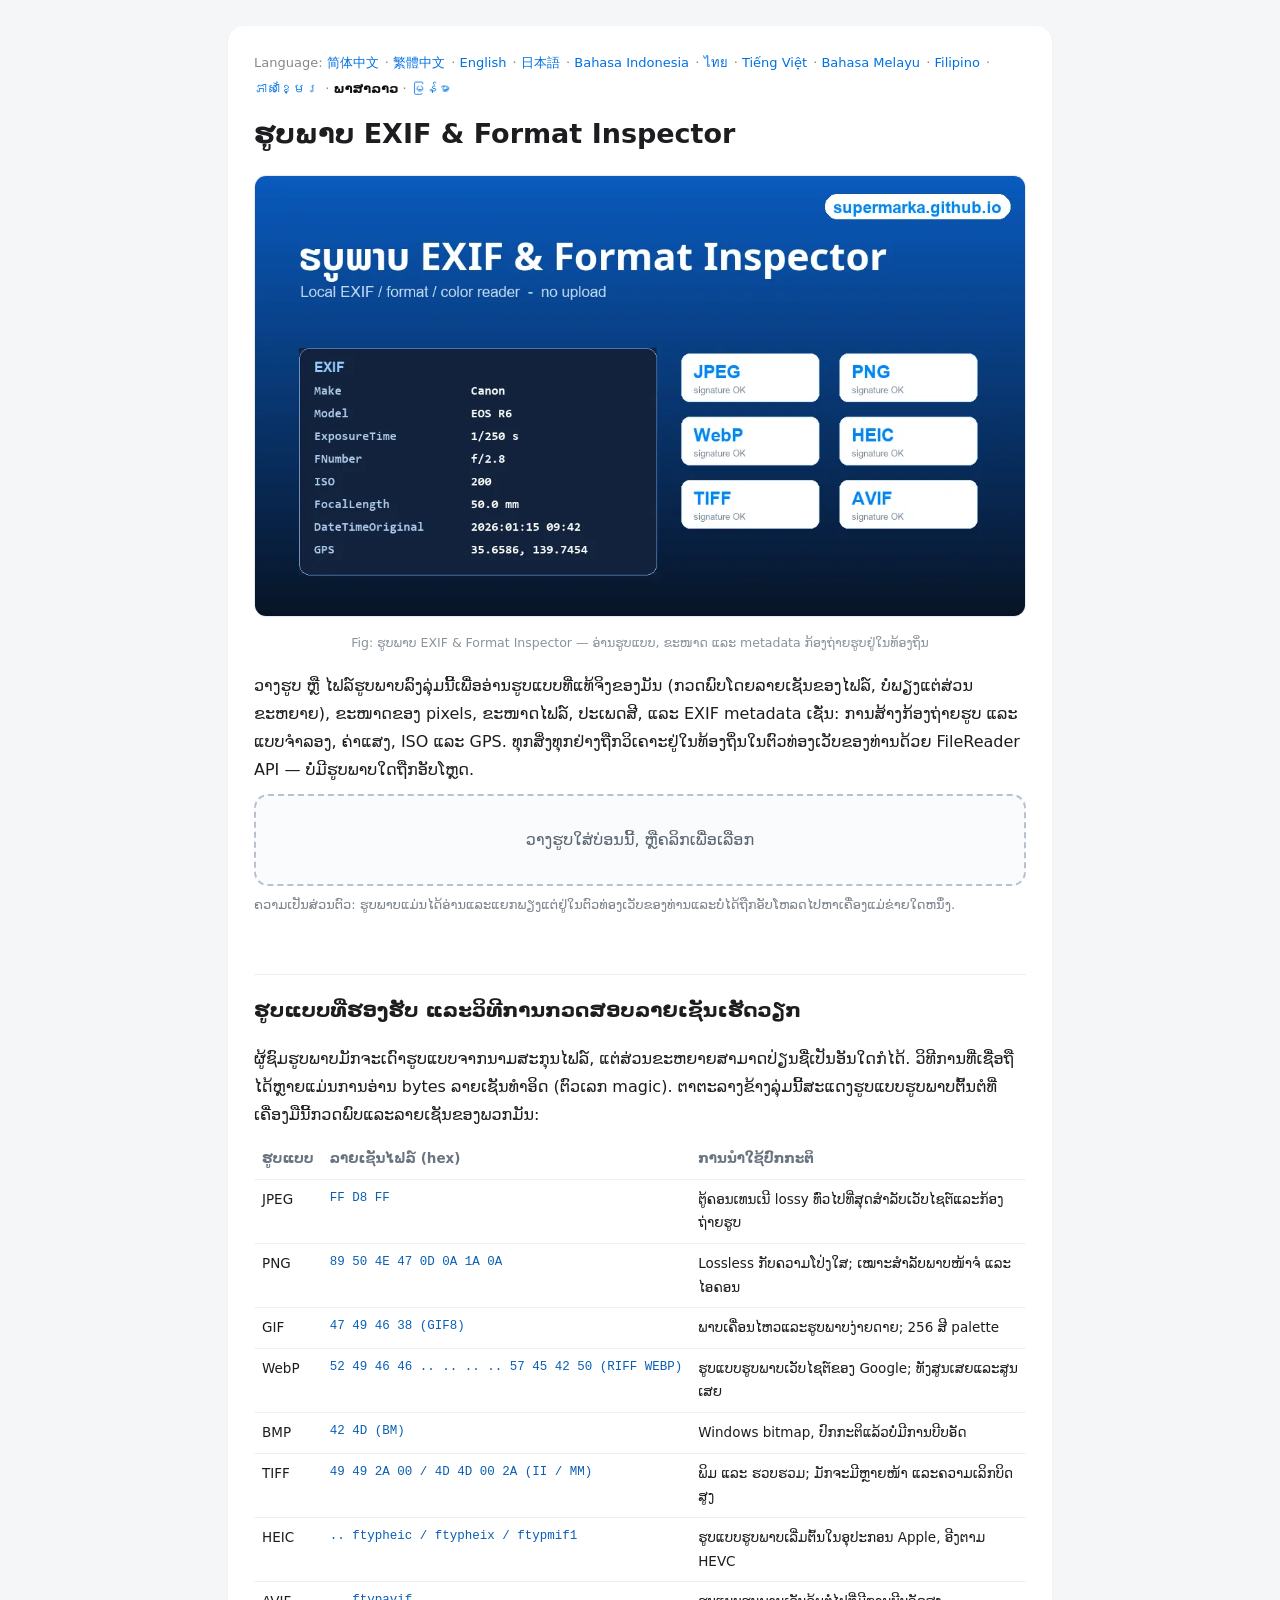
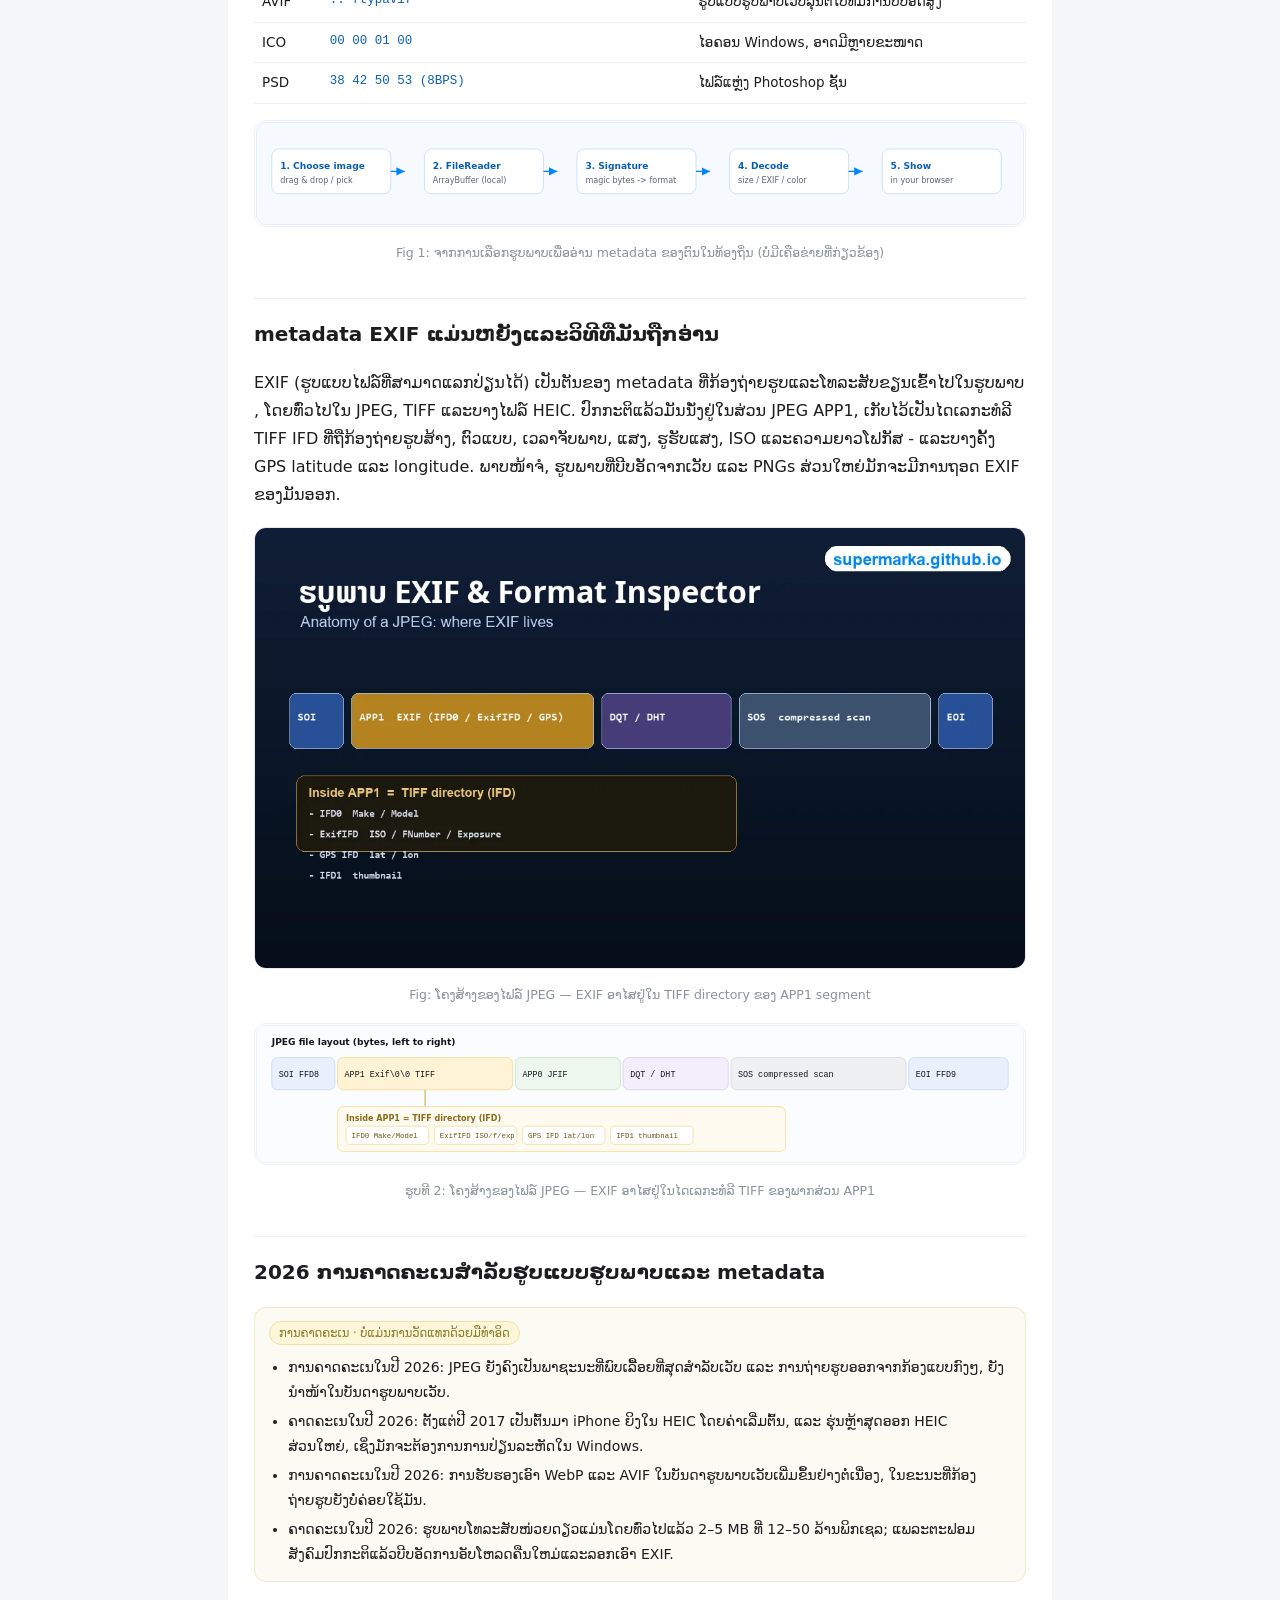
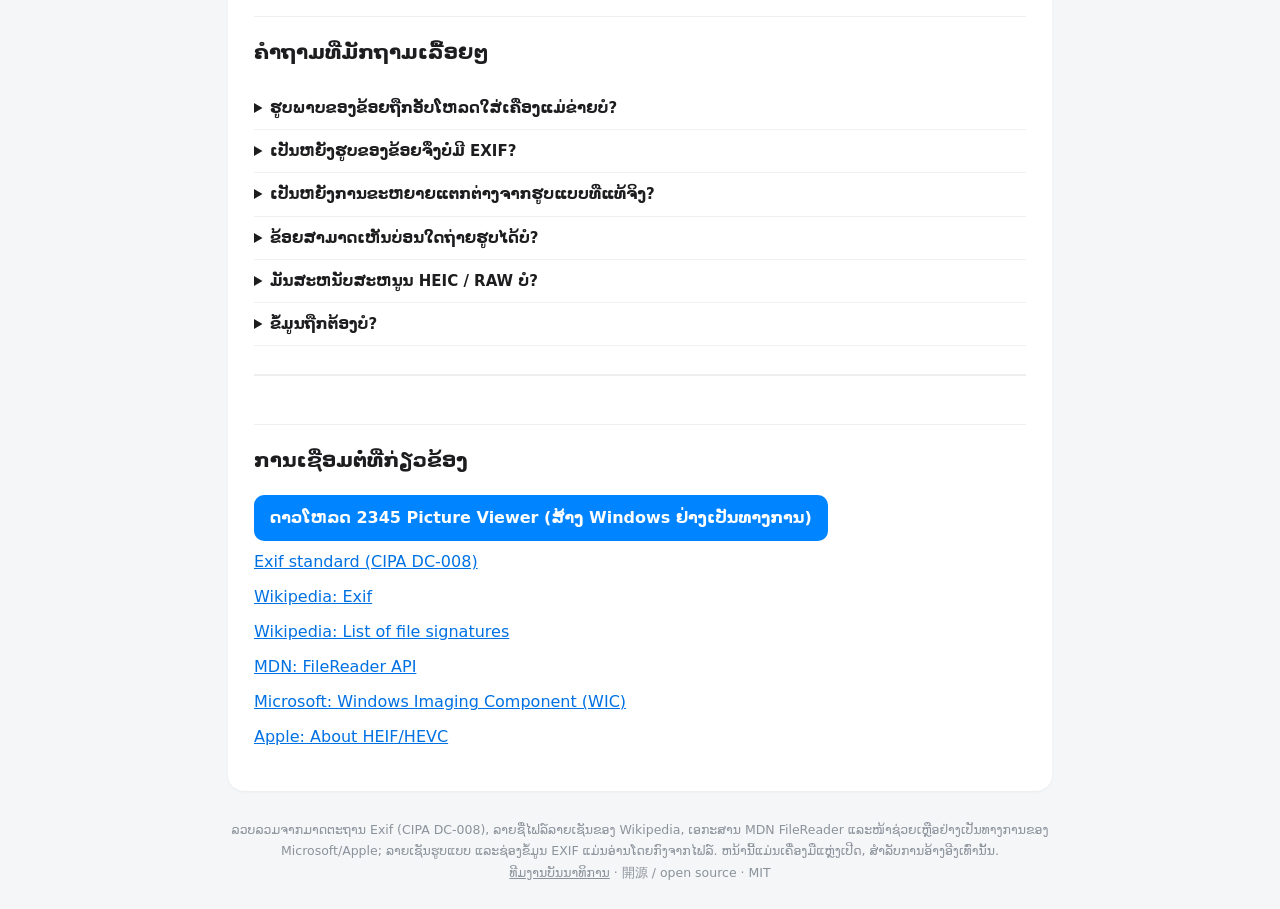
<file: lo/index.html>
<!DOCTYPE html><html lang="lo"><head><meta charset="utf-8">
<meta name="viewport" content="width=device-width,initial-scale=1">
<title>ຮູບພາບ EXIF &amp; Format Inspector — ເບິ່ງ metadata ຮູບພາບຢູ່ໃນທ້ອງຖິ່ນ</title>
<meta name="description" content="ເຄື່ອງ​ມື​ອອນ​ໄລ​ນ​໌​ຟຣີ​ເພື່ອ​ກວດ​ກາ​ຮູບ​ແບບ​ທີ່​ແທ້​ຈິງ​ຂອງ​ຮູບ​ພາບ (ໂດຍ​ລາຍ​ເຊັນ​ໄຟລ​໌​)​, ຂະ​ຫນາດ​, metadata EXIF (ກ້ອງ​ຖ່າຍ​ຮູບ​, GPS​) ແລະ​ສີ — ທັງ​ຫມົດ​ອ່ານ​ໃນ​ຕົວ​ທ່ອງ​ເວັບ​ຂອງ​ທ່ານ​, ບໍ່​ມີ​ຫຍັງ​ອັບ​ໂຫຼດ​.">
<link rel="canonical" href="https://supermarka.github.io/lo/">
<link rel="alternate" hreflang="zh-Hans" href="https://supermarka.github.io/">
<link rel="alternate" hreflang="zh-Hant" href="https://supermarka.github.io/zh-tw/">
<link rel="alternate" hreflang="en" href="https://supermarka.github.io/en/">
<link rel="alternate" hreflang="ja" href="https://supermarka.github.io/ja/">
<link rel="alternate" hreflang="id" href="https://supermarka.github.io/id/">
<link rel="alternate" hreflang="th" href="https://supermarka.github.io/th/">
<link rel="alternate" hreflang="vi" href="https://supermarka.github.io/vi/">
<link rel="alternate" hreflang="ms" href="https://supermarka.github.io/ms/">
<link rel="alternate" hreflang="fil" href="https://supermarka.github.io/fil/">
<link rel="alternate" hreflang="km" href="https://supermarka.github.io/km/">
<link rel="alternate" hreflang="lo" href="https://supermarka.github.io/lo/">
<link rel="alternate" hreflang="my" href="https://supermarka.github.io/my/">
<link rel="alternate" hreflang="x-default" href="https://supermarka.github.io/">
<script type="application/ld+json">
{
 "@context": "https://schema.org",
 "@graph": [
  {
   "@type": "WebApplication",
   "name": "ຮູບພາບ EXIF & Format Inspector",
   "url": "https://supermarka.github.io/lo/",
   "applicationCategory": "UtilitiesApplication",
   "operatingSystem": "Web browser",
   "browserRequirements": "Requires JavaScript",
   "inLanguage": "lo",
   "description": "ເຄື່ອງ​ມື​ອອນ​ໄລ​ນ​໌​ຟຣີ​ເພື່ອ​ກວດ​ກາ​ຮູບ​ແບບ​ທີ່​ແທ້​ຈິງ​ຂອງ​ຮູບ​ພາບ (ໂດຍ​ລາຍ​ເຊັນ​ໄຟລ​໌​)​, ຂະ​ຫນາດ​, metadata EXIF (ກ້ອງ​ຖ່າຍ​ຮູບ​, GPS​) ແລະ​ສີ — ທັງ​ຫມົດ​ອ່ານ​ໃນ​ຕົວ​ທ່ອງ​ເວັບ​ຂອງ​ທ່ານ​, ບໍ່​ມີ​ຫຍັງ​ອັບ​ໂຫຼດ​.",
   "isAccessibleForFree": true,
   "offers": {
    "@type": "Offer",
    "price": "0",
    "priceCurrency": "USD"
   }
  },
  {
   "@type": "FAQPage",
   "inLanguage": "lo",
   "url": "https://supermarka.github.io/lo/",
   "mainEntity": [
    {
     "@type": "Question",
     "name": "ຮູບພາບຂອງຂ້ອຍຖືກອັບໂຫລດໃສ່ເຄື່ອງແມ່ຂ່າຍບໍ?",
     "acceptedAnswer": {
      "@type": "Answer",
      "text": "ບໍ່. ເຄື່ອງມືດັ່ງກ່າວໃຊ້ Browser FileReader API ເພື່ອອ່ານ ແລະວິເຄາະຮູບພາບຢູ່ໃນທ້ອງຖິ່ນ; ຮູບພາບບໍ່ເຄີຍອອກຈາກອຸປະກອນຂອງທ່ານແລະບໍ່ໄດ້ຖືກອັບໂຫລດໄປຍັງເຄື່ອງແມ່ຂ່າຍໃດໆ."
     }
    },
    {
     "@type": "Question",
     "name": "ເປັນຫຍັງຮູບຂອງຂ້ອຍຈຶ່ງບໍ່ມີ EXIF?",
     "acceptedAnswer": {
      "@type": "Answer",
      "text": "ພາບໜ້າຈໍ, ຮູບພາບທີ່ດາວໂຫຼດ ແລະຖືກບີບອັດຄືນໃໝ່ຈາກເວັບ, ແລະ PNG ສ່ວນໃຫຍ່ມັກຈະບໍ່ມີ EXIF; ເວທີສັງຄົມຍັງລອກເອົາ EXIF ​​ຢູ່ເທິງການອັບໂຫລດເພື່ອປົກປ້ອງຄວາມເປັນສ່ວນຕົວ."
     }
    },
    {
     "@type": "Question",
     "name": "ເປັນຫຍັງການຂະຫຍາຍແຕກຕ່າງຈາກຮູບແບບທີ່ແທ້ຈິງ?",
     "acceptedAnswer": {
      "@type": "Answer",
      "text": "ສ່ວນຂະຫຍາຍເປັນພຽງສ່ວນໜຶ່ງຂອງຊື່ໄຟລ໌ ແລະສາມາດປ່ຽນແປງໄດ້ຢ່າງເສລີ. ເຄື່ອງ​ມື​ນີ້​ອ່ານ​ລາຍ​ເຊັນ​ໄບ​ຕ໌​ໃນ​ຕອນ​ຕົ້ນ​ຂອງ​ໄຟລ​໌​, ສະ​ນັ້ນ​ເຖິງ​ແມ່ນ​ວ່າ .png ປ່ຽນ​ຊື່​ເປັນ .jpg ແມ່ນ​ຖືກ​ກວດ​ພົບ​ຢ່າງ​ຖືກ​ຕ້ອງ​."
     }
    },
    {
     "@type": "Question",
     "name": "ຂ້ອຍສາມາດເຫັນບ່ອນໃດຖ່າຍຮູບໄດ້ບໍ?",
     "acceptedAnswer": {
      "@type": "Answer",
      "text": "ຖ້າຮູບພາບເກັບຮັກສາຂໍ້ມູນ GPS ຂອງມັນ (ທົ່ວໄປສໍາລັບຕົ້ນສະບັບໂທລະສັບທີ່ບໍ່ໄດ້ຮັບການແກ້ໄຂ), ເຄື່ອງມືຈະສະແດງຈຸດປະສານງານ. ຮູບພາບສ່ວນໃຫຍ່ທີ່ຖືກບີບອັດໂດຍເວທີສັງຄົມບໍ່ມີ GPS ອີກຕໍ່ໄປ."
     }
    },
    {
     "@type": "Question",
     "name": "ມັນສະຫນັບສະຫນູນ HEIC / RAW ບໍ?",
     "acceptedAnswer": {
      "@type": "Answer",
      "text": "ເຄື່ອງມືກວດຫາ HEIC/HEIF ແລະຮູບແບບທີ່ຄ້າຍຄືກັນໂດຍລາຍເຊັນ ແລະສະແດງຂໍ້ມູນໄຟລ໌; ການສະຫນັບສະຫນູນຂອງຕົວທ່ອງເວັບສໍາລັບການຖອດລະຫັດ HEIC ແມ່ນຈໍາກັດ, ດັ່ງນັ້ນຮູບຫຍໍ້ອາດຈະບໍ່ສະແດງ. ສໍາລັບການເບິ່ງລຽບໃນ Windows ທ່ານສາມາດນໍາໃຊ້ 2345 Picture Viewer."
     }
    },
    {
     "@type": "Question",
     "name": "ຂໍ້ມູນຖືກຕ້ອງບໍ?",
     "acceptedAnswer": {
      "@type": "Answer",
      "text": "ຮູບແບບລາຍເຊັນ, ຂະຫນາດແລະຊ່ອງຂໍ້ມູນ EXIF ​​ແມ່ນອ່ານໂດຍກົງຈາກໄຟລ໌ແລະມີຄວາມຫນ້າເຊື່ອຖື; ພາກສ່ວນການຄາດຄະເນປີ 2026 ແມ່ນການຄາດຄະເນແນວໂນ້ມ ແລະຖືກໝາຍຢ່າງຈະແຈ້ງວ່າບໍ່ແມ່ນການວັດແທກດ້ວຍມືທຳອິດ."
     }
    }
   ]
  }
 ]
}
</script>
<link rel="stylesheet" href="/style.css"></head>
<body><div class="wrap"><main>
<nav class="lang">Language: <a href="/">简体中文</a> · <a href="/zh-tw/">繁體中文</a> · <a href="/en/">English</a> · <a href="/ja/">日本語</a> · <a href="/id/">Bahasa Indonesia</a> · <a href="/th/">ไทย</a> · <a href="/vi/">Tiếng Việt</a> · <a href="/ms/">Bahasa Melayu</a> · <a href="/fil/">Filipino</a> · <a href="/km/">ភាសាខ្មែរ</a> · <strong>ພາສາລາວ</strong> · <a href="/my/">မြန်မာ</a></nav>
<h1>ຮູບພາບ EXIF &amp; Format Inspector</h1>
<figure class="i4png"><picture><source type="image/webp" srcset="/img/cover_lo.webp"><img src="/img/cover_lo.png" alt="ຮູບປະກອບຂອງຮູບພາບ EXIF &amp; Format Inspector ສະແດງກ້ອງຖ່າຍຮູບ ແລະເມຕາເດຕາຂອງ exposure ອ່ານຈາກຮູບ" fetchpriority="high" width="1120" height="640"></picture><figcaption>Fig: ຮູບພາບ EXIF &amp; Format Inspector — ອ່ານຮູບແບບ, ຂະໜາດ ແລະ metadata ກ້ອງຖ່າຍຮູບຢູ່ໃນທ້ອງຖິ່ນ</figcaption></figure>
<p>ວາງຮູບ ຫຼື ໄຟລ໌ຮູບພາບລົງລຸ່ມນີ້ເພື່ອອ່ານຮູບແບບທີ່ແທ້ຈິງຂອງມັນ (ກວດພົບໂດຍລາຍເຊັນຂອງໄຟລ໌, ບໍ່ພຽງແຕ່ສ່ວນຂະຫຍາຍ), ຂະໜາດຂອງ pixels, ຂະໜາດໄຟລ໌, ປະເພດສີ, ແລະ EXIF metadata ເຊັ່ນ: ການສ້າງກ້ອງຖ່າຍຮູບ ແລະແບບຈໍາລອງ, ຄ່າແສງ, ISO ແລະ GPS. ທຸກສິ່ງທຸກຢ່າງຖືກວິເຄາະຢູ່ໃນທ້ອງຖິ່ນໃນຕົວທ່ອງເວັບຂອງທ່ານດ້ວຍ FileReader API — ບໍ່ມີຮູບພາບໃດຖືກອັບໂຫຼດ.</p>
<div id="drop" role="button" tabindex="0">ວາງຮູບໃສ່ບ່ອນນີ້, ຫຼືຄລິກເພື່ອເລືອກ</div>
<input id="file" type="file" accept="image/*">
<p class="privacy">ຄວາມ​ເປັນ​ສ່ວນ​ຕົວ​: ຮູບ​ພາບ​ແມ່ນ​ໄດ້​ອ່ານ​ແລະ​ແຍກ​ພຽງ​ແຕ່​ຢູ່​ໃນ​ຕົວ​ທ່ອງ​ເວັບ​ຂອງ​ທ່ານ​ແລະ​ບໍ່​ໄດ້​ຖືກ​ອັບ​ໂຫລດ​ໄປ​ຫາ​ເຄື່ອງ​ແມ່​ຂ່າຍ​ໃດ​ຫນຶ່ງ​.</p>
<div id="out"></div>
<h2>ຮູບແບບທີ່ຮອງຮັບ ແລະວິທີການກວດສອບລາຍເຊັນເຮັດວຽກ</h2>
<p>ຜູ້ຊົມຮູບພາບມັກຈະເດົາຮູບແບບຈາກນາມສະກຸນໄຟລ໌, ແຕ່ສ່ວນຂະຫຍາຍສາມາດປ່ຽນຊື່ເປັນອັນໃດກໍໄດ້. ວິທີການທີ່ເຊື່ອຖືໄດ້ຫຼາຍແມ່ນການອ່ານ bytes ລາຍເຊັນທໍາອິດ (ຕົວເລກ magic). ຕາຕະລາງຂ້າງລຸ່ມນີ້ສະແດງຮູບແບບຮູບພາບຕົ້ນຕໍທີ່ເຄື່ອງມືນີ້ກວດພົບແລະລາຍເຊັນຂອງພວກມັນ:</p>
<table class="fmt"><tr><th>ຮູບແບບ</th><th>ລາຍເຊັນໄຟລ໌ (hex)</th><th>ການນໍາໃຊ້ປົກກະຕິ</th></tr><tr><td>JPEG</td><td class="sig">FF D8 FF</td><td>ຕູ້ຄອນເທນເນີ lossy ທົ່ວໄປທີ່ສຸດສໍາລັບເວັບໄຊຕ໌ແລະກ້ອງຖ່າຍຮູບ</td></tr><tr><td>PNG</td><td class="sig">89 50 4E 47 0D 0A 1A 0A</td><td>Lossless ກັບຄວາມໂປ່ງໃສ; ເໝາະສຳລັບພາບໜ້າຈໍ ແລະໄອຄອນ</td></tr><tr><td>GIF</td><td class="sig">47 49 46 38 (GIF8)</td><td>ພາບເຄື່ອນໄຫວແລະຮູບພາບງ່າຍດາຍ; 256 ສີ palette</td></tr><tr><td>WebP</td><td class="sig">52 49 46 46 .. .. .. .. 57 45 42 50 (RIFF WEBP)</td><td>ຮູບແບບຮູບພາບເວັບໄຊຕ໌ຂອງ Google; ທັງສູນເສຍແລະສູນເສຍ</td></tr><tr><td>BMP</td><td class="sig">42 4D (BM)</td><td>Windows bitmap, ປົກກະຕິແລ້ວບໍ່ມີການບີບອັດ</td></tr><tr><td>TIFF</td><td class="sig">49 49 2A 00 / 4D 4D 00 2A (II / MM)</td><td>ພິມ ແລະ ຮວບຮວມ; ມັກຈະມີຫຼາຍໜ້າ ແລະຄວາມເລິກບິດສູງ</td></tr><tr><td>HEIC</td><td class="sig">.. ftypheic / ftypheix / ftypmif1</td><td>ຮູບແບບຮູບພາບເລີ່ມຕົ້ນໃນອຸປະກອນ Apple, ອີງຕາມ HEVC</td></tr><tr><td>AVIF</td><td class="sig">.. ftypavif</td><td>ຮູບແບບຮູບພາບເວັບລຸ້ນຕໍ່ໄປທີ່ມີການບີບອັດສູງ</td></tr><tr><td>ICO</td><td class="sig">00 00 01 00</td><td>ໄອຄອນ Windows, ອາດມີຫຼາຍຂະໜາດ</td></tr><tr><td>PSD</td><td class="sig">38 42 50 53 (8BPS)</td><td>ໄຟລ໌ແຫຼ່ງ Photoshop ຊັ້ນ</td></tr></table>
<figure class="svgfig"><svg viewBox="0 0 1100 150" xmlns="http://www.w3.org/2000/svg" role="img" aria-label="Local image inspection flow"><defs><marker id="ar" markerWidth="9" markerHeight="9" refX="6" refY="3" orient="auto"><path d="M0,0 L6,3 L0,6 Z" fill="#0084ff"/></marker></defs><rect x="2" y="2" width="1096" height="146" rx="14" fill="#f6faff" stroke="#d6e6fb"/><g><rect x="24" y="40" width="170" height="64" rx="10" fill="#fff" stroke="#bcd6f5"/><text x="36" y="68" font-family="system-ui,Arial" font-size="13" font-weight="700" fill="#0a5fb4">1. Choose image</text><text x="36" y="88" font-family="system-ui,Arial" font-size="11.5" fill="#5a6572">drag & drop / pick</text></g><g><rect x="242" y="40" width="170" height="64" rx="10" fill="#fff" stroke="#bcd6f5"/><text x="254" y="68" font-family="system-ui,Arial" font-size="13" font-weight="700" fill="#0a5fb4">2. FileReader</text><text x="254" y="88" font-family="system-ui,Arial" font-size="11.5" fill="#5a6572">ArrayBuffer (local)</text></g><g><rect x="460" y="40" width="170" height="64" rx="10" fill="#fff" stroke="#bcd6f5"/><text x="472" y="68" font-family="system-ui,Arial" font-size="13" font-weight="700" fill="#0a5fb4">3. Signature</text><text x="472" y="88" font-family="system-ui,Arial" font-size="11.5" fill="#5a6572">magic bytes -> format</text></g><g><rect x="678" y="40" width="170" height="64" rx="10" fill="#fff" stroke="#bcd6f5"/><text x="690" y="68" font-family="system-ui,Arial" font-size="13" font-weight="700" fill="#0a5fb4">4. Decode</text><text x="690" y="88" font-family="system-ui,Arial" font-size="11.5" fill="#5a6572">size / EXIF / color</text></g><g><rect x="896" y="40" width="170" height="64" rx="10" fill="#fff" stroke="#bcd6f5"/><text x="908" y="68" font-family="system-ui,Arial" font-size="13" font-weight="700" fill="#0a5fb4">5. Show</text><text x="908" y="88" font-family="system-ui,Arial" font-size="11.5" fill="#5a6572">in your browser</text></g><line x1="194" y1="72" x2="214" y2="72" stroke="#0084ff" stroke-width="2" marker-end="url(#ar)"/><line x1="412" y1="72" x2="432" y2="72" stroke="#0084ff" stroke-width="2" marker-end="url(#ar)"/><line x1="630" y1="72" x2="650" y2="72" stroke="#0084ff" stroke-width="2" marker-end="url(#ar)"/><line x1="848" y1="72" x2="868" y2="72" stroke="#0084ff" stroke-width="2" marker-end="url(#ar)"/></svg><figcaption>Fig 1: ຈາກ​ການ​ເລືອກ​ຮູບ​ພາບ​ເພື່ອ​ອ່ານ metadata ຂອງ​ຕົນ​ໃນ​ທ້ອງ​ຖິ່ນ (ບໍ່​ມີ​ເຄືອ​ຂ່າຍ​ທີ່​ກ່ຽວ​ຂ້ອງ​)</figcaption></figure>
<h2>metadata EXIF ແມ່ນຫຍັງແລະວິທີທີ່ມັນຖືກອ່ານ</h2>
<p>EXIF (ຮູບ​ແບບ​ໄຟລ​໌​ທີ່​ສາ​ມາດ​ແລກ​ປ່ຽນ​ໄດ້​) ເປັນ​ຕັນ​ຂອງ metadata ທີ່​ກ້ອງ​ຖ່າຍ​ຮູບ​ແລະ​ໂທລະ​ສັບ​ຂຽນ​ເຂົ້າ​ໄປ​ໃນ​ຮູບ​ພາບ​, ໂດຍ​ທົ່ວ​ໄປ​ໃນ JPEG​, TIFF ແລະ​ບາງ​ໄຟລ​໌ HEIC​. ປົກກະຕິແລ້ວມັນນັ່ງຢູ່ໃນສ່ວນ JPEG APP1, ເກັບໄວ້ເປັນໄດເລກະທໍລີ TIFF IFD ທີ່ຖືກ້ອງຖ່າຍຮູບສ້າງ, ຕົວແບບ, ເວລາຈັບພາບ, ແສງ, ຮູຮັບແສງ, ISO ແລະຄວາມຍາວໂຟກັສ - ແລະບາງຄັ້ງ GPS latitude ແລະ longitude. ພາບໜ້າຈໍ, ຮູບພາບທີ່ບີບອັດຈາກເວັບ ແລະ PNGs ສ່ວນໃຫຍ່ມັກຈະມີການຖອດ EXIF ​​ຂອງມັນອອກ.</p>
<figure class="i4png"><picture><source type="image/webp" srcset="/img/board_lo.webp"><img src="/img/board_lo.png" alt="ແຜນວາດຂອງໂຄງສ້າງໄຟລ໌ JPEG ທີ່ມີ metadata EXIF ຢູ່ໃນພາກສ່ວນ APP1" decoding="async" loading="lazy" width="1120" height="640"></picture><figcaption>Fig: ໂຄງສ້າງຂອງໄຟລ໌ JPEG — EXIF ອາໄສຢູ່ໃນ TIFF directory ຂອງ APP1 segment</figcaption></figure>
<figure class="svgfig"><svg viewBox="0 0 1100 200" xmlns="http://www.w3.org/2000/svg" role="img" aria-label="JPEG file structure: EXIF in APP1 segment"><rect x="2" y="2" width="1096" height="196" rx="14" fill="#fbfcfd" stroke="#e6ebf0"/><text x="24" y="30" font-family="system-ui,Arial" font-size="13" font-weight="700" fill="#11161c">JPEG file layout (bytes, left to right)</text><rect x="24" y="48" width="90" height="46" rx="8" fill="#e8f0fe" stroke="#bcd6f5"/><text x="34" y="76" font-family="ui-monospace,Consolas,monospace" font-size="12" fill="#11161c">SOI FFD8</text><rect x="118" y="48" width="250" height="46" rx="8" fill="#fff3d6" stroke="#f0d98a"/><text x="128" y="76" font-family="ui-monospace,Consolas,monospace" font-size="12" fill="#11161c">APP1  Exif\0\0  TIFF</text><rect x="372" y="48" width="150" height="46" rx="8" fill="#eef7ee" stroke="#bfe0bf"/><text x="382" y="76" font-family="ui-monospace,Consolas,monospace" font-size="12" fill="#11161c">APP0 JFIF</text><rect x="526" y="48" width="150" height="46" rx="8" fill="#f3eefb" stroke="#d8c8f0"/><text x="536" y="76" font-family="ui-monospace,Consolas,monospace" font-size="12" fill="#11161c">DQT / DHT</text><rect x="680" y="48" width="250" height="46" rx="8" fill="#eef0f2" stroke="#cfd6dd"/><text x="690" y="76" font-family="ui-monospace,Consolas,monospace" font-size="12" fill="#11161c">SOS  compressed scan</text><rect x="934" y="48" width="142" height="46" rx="8" fill="#e8f0fe" stroke="#bcd6f5"/><text x="944" y="76" font-family="ui-monospace,Consolas,monospace" font-size="12" fill="#11161c">EOI FFD9</text><line x1="243" y1="94" x2="243" y2="118" stroke="#caa84a" stroke-width="1.5"/><rect x="118" y="118" width="640" height="64" rx="8" fill="#fffaf0" stroke="#f0d98a"/><text x="130" y="138" font-family="system-ui,Arial" font-size="11.5" font-weight="700" fill="#8a6d1a">Inside APP1 = TIFF directory (IFD)</text><rect x="130" y="146" width="118" height="26" rx="6" fill="#fff" stroke="#f0d98a"/><text x="138" y="163" font-family="ui-monospace,Consolas,monospace" font-size="10.5" fill="#6a5410">IFD0 Make/Model</text><rect x="256" y="146" width="118" height="26" rx="6" fill="#fff" stroke="#f0d98a"/><text x="264" y="163" font-family="ui-monospace,Consolas,monospace" font-size="10.5" fill="#6a5410">ExifIFD ISO/f/exp</text><rect x="382" y="146" width="118" height="26" rx="6" fill="#fff" stroke="#f0d98a"/><text x="390" y="163" font-family="ui-monospace,Consolas,monospace" font-size="10.5" fill="#6a5410">GPS IFD lat/lon</text><rect x="508" y="146" width="118" height="26" rx="6" fill="#fff" stroke="#f0d98a"/><text x="516" y="163" font-family="ui-monospace,Consolas,monospace" font-size="10.5" fill="#6a5410">IFD1 thumbnail</text></svg><figcaption>ຮູບທີ 2: ໂຄງສ້າງຂອງໄຟລ໌ JPEG — EXIF ອາໄສຢູ່ໃນໄດເລກະທໍລີ TIFF ຂອງພາກສ່ວນ APP1</figcaption></figure>
<h2>2026 ການຄາດຄະເນສໍາລັບຮູບແບບຮູບພາບແລະ metadata</h2>
<section id="i4data" class="estimate"><span class="tag">ການຄາດຄະເນ · ບໍ່ແມ່ນການວັດແທກດ້ວຍມືທຳອິດ</span><ul><li>ການຄາດຄະເນໃນປີ 2026: JPEG ຍັງຄົງເປັນພາຊະນະທີ່ພົບເລື້ອຍທີ່ສຸດສຳລັບເວັບ ແລະ ການຖ່າຍຮູບອອກຈາກກ້ອງແບບກົງໆ, ຍັງນຳໜ້າໃນບັນດາຮູບພາບເວັບ.</li><li>ຄາດຄະເນໃນປີ 2026: ຕັ້ງແຕ່ປີ 2017 ເປັນຕົ້ນມາ iPhone ຍິງໃນ HEIC ໂດຍຄ່າເລີ່ມຕົ້ນ, ແລະ ຮຸ່ນຫຼ້າສຸດອອກ HEIC ສ່ວນໃຫຍ່, ເຊິ່ງມັກຈະຕ້ອງການການປ່ຽນລະຫັດໃນ Windows.</li><li>ການຄາດຄະເນໃນປີ 2026: ການຮັບຮອງເອົາ WebP ແລະ AVIF ໃນບັນດາຮູບພາບເວັບເພີ່ມຂຶ້ນຢ່າງຕໍ່ເນື່ອງ, ໃນຂະນະທີ່ກ້ອງຖ່າຍຮູບຍັງບໍ່ຄ່ອຍໃຊ້ມັນ.</li><li>ຄາດຄະເນໃນປີ 2026: ຮູບພາບໂທລະສັບໜ່ວຍດຽວແມ່ນໂດຍທົ່ວໄປແລ້ວ 2–5 MB ທີ່ 12–50 ລ້ານພິກເຊລ; ແພລະຕະຟອມສັງຄົມປົກກະຕິແລ້ວບີບອັດການອັບໂຫລດຄືນໃຫມ່ແລະລອກເອົາ EXIF.</li></ul></section>
<h2>ຄຳຖາມທີ່ມັກຖາມເລື້ອຍໆ</h2>
<details class="faq"><summary>ຮູບພາບຂອງຂ້ອຍຖືກອັບໂຫລດໃສ່ເຄື່ອງແມ່ຂ່າຍບໍ?</summary><p>ບໍ່. ເຄື່ອງມືດັ່ງກ່າວໃຊ້ Browser FileReader API ເພື່ອອ່ານ ແລະວິເຄາະຮູບພາບຢູ່ໃນທ້ອງຖິ່ນ; ຮູບພາບບໍ່ເຄີຍອອກຈາກອຸປະກອນຂອງທ່ານແລະບໍ່ໄດ້ຖືກອັບໂຫລດໄປຍັງເຄື່ອງແມ່ຂ່າຍໃດໆ.</p></details><details class="faq"><summary>ເປັນຫຍັງຮູບຂອງຂ້ອຍຈຶ່ງບໍ່ມີ EXIF?</summary><p>ພາບໜ້າຈໍ, ຮູບພາບທີ່ດາວໂຫຼດ ແລະຖືກບີບອັດຄືນໃໝ່ຈາກເວັບ, ແລະ PNG ສ່ວນໃຫຍ່ມັກຈະບໍ່ມີ EXIF; ເວທີສັງຄົມຍັງລອກເອົາ EXIF ​​ຢູ່ເທິງການອັບໂຫລດເພື່ອປົກປ້ອງຄວາມເປັນສ່ວນຕົວ.</p></details><details class="faq"><summary>ເປັນຫຍັງການຂະຫຍາຍແຕກຕ່າງຈາກຮູບແບບທີ່ແທ້ຈິງ?</summary><p>ສ່ວນຂະຫຍາຍເປັນພຽງສ່ວນໜຶ່ງຂອງຊື່ໄຟລ໌ ແລະສາມາດປ່ຽນແປງໄດ້ຢ່າງເສລີ. ເຄື່ອງ​ມື​ນີ້​ອ່ານ​ລາຍ​ເຊັນ​ໄບ​ຕ໌​ໃນ​ຕອນ​ຕົ້ນ​ຂອງ​ໄຟລ​໌​, ສະ​ນັ້ນ​ເຖິງ​ແມ່ນ​ວ່າ .png ປ່ຽນ​ຊື່​ເປັນ .jpg ແມ່ນ​ຖືກ​ກວດ​ພົບ​ຢ່າງ​ຖືກ​ຕ້ອງ​.</p></details><details class="faq"><summary>ຂ້ອຍສາມາດເຫັນບ່ອນໃດຖ່າຍຮູບໄດ້ບໍ?</summary><p>ຖ້າຮູບພາບເກັບຮັກສາຂໍ້ມູນ GPS ຂອງມັນ (ທົ່ວໄປສໍາລັບຕົ້ນສະບັບໂທລະສັບທີ່ບໍ່ໄດ້ຮັບການແກ້ໄຂ), ເຄື່ອງມືຈະສະແດງຈຸດປະສານງານ. ຮູບພາບສ່ວນໃຫຍ່ທີ່ຖືກບີບອັດໂດຍເວທີສັງຄົມບໍ່ມີ GPS ອີກຕໍ່ໄປ.</p></details><details class="faq"><summary>ມັນສະຫນັບສະຫນູນ HEIC / RAW ບໍ?</summary><p>ເຄື່ອງມືກວດຫາ HEIC/HEIF ແລະຮູບແບບທີ່ຄ້າຍຄືກັນໂດຍລາຍເຊັນ ແລະສະແດງຂໍ້ມູນໄຟລ໌; ການສະຫນັບສະຫນູນຂອງຕົວທ່ອງເວັບສໍາລັບການຖອດລະຫັດ HEIC ແມ່ນຈໍາກັດ, ດັ່ງນັ້ນຮູບຫຍໍ້ອາດຈະບໍ່ສະແດງ. ສໍາລັບການເບິ່ງລຽບໃນ Windows ທ່ານສາມາດນໍາໃຊ້ 2345 Picture Viewer.</p></details><details class="faq"><summary>ຂໍ້ມູນຖືກຕ້ອງບໍ?</summary><p>ຮູບແບບລາຍເຊັນ, ຂະຫນາດແລະຊ່ອງຂໍ້ມູນ EXIF ​​ແມ່ນອ່ານໂດຍກົງຈາກໄຟລ໌ແລະມີຄວາມຫນ້າເຊື່ອຖື; ພາກສ່ວນການຄາດຄະເນປີ 2026 ແມ່ນການຄາດຄະເນແນວໂນ້ມ ແລະຖືກໝາຍຢ່າງຈະແຈ້ງວ່າບໍ່ແມ່ນການວັດແທກດ້ວຍມືທຳອິດ.</p></details>
<div class="related"><h2>ການເຊື່ອມຕໍ່ທີ່ກ່ຽວຂ້ອງ</h2>
<ul><li><a class="cta" href="https://viewer2345.com/download/">ດາວໂຫລດ 2345 Picture Viewer (ສ້າງ Windows ຢ່າງເປັນທາງການ)</a></li><li><a href="https://www.cipa.jp/std/std-sec_e.html" rel="nofollow noopener" target="_blank">Exif standard (CIPA DC-008)</a></li><li><a href="https://en.wikipedia.org/wiki/Exif" rel="nofollow noopener" target="_blank">Wikipedia: Exif</a></li><li><a href="https://en.wikipedia.org/wiki/List_of_file_signatures" rel="nofollow noopener" target="_blank">Wikipedia: List of file signatures</a></li><li><a href="https://developer.mozilla.org/en-US/docs/Web/API/FileReader" rel="nofollow noopener" target="_blank">MDN: FileReader API</a></li><li><a href="https://learn.microsoft.com/en-us/windows/win32/wic/-wic-about-windows-imaging-codec" rel="nofollow noopener" target="_blank">Microsoft: Windows Imaging Component (WIC)</a></li><li><a href="https://support.apple.com/en-us/HT207022" rel="nofollow noopener" target="_blank">Apple: About HEIF/HEVC</a></li></ul></div>
</main>
<footer>ລວບລວມຈາກມາດຕະຖານ Exif (CIPA DC-008), ລາຍຊື່ໄຟລ໌ລາຍເຊັນຂອງ Wikipedia, ເອກະສານ MDN FileReader ແລະໜ້າຊ່ວຍເຫຼືອຢ່າງເປັນທາງການຂອງ Microsoft/Apple; ລາຍເຊັນຮູບແບບ ແລະຊ່ອງຂໍ້ມູນ EXIF ​​ແມ່ນອ່ານໂດຍກົງຈາກໄຟລ໌. ຫນ້ານີ້ແມ່ນເຄື່ອງມືແຫຼ່ງເປີດ, ສໍາລັບການອ້າງອີງເທົ່ານັ້ນ.<br><a href="/about/">ທີມງານບັນນາທິການ</a> · 開源 / open source · MIT</footer>
</div>
<script>window.VL={"basic": "ຂໍ້ມູນພື້ນຖານ", "exifhead": "EXIF metadata", "noexif": "ຮູບພາບນີ້ບໍ່ມີເມຕາເດຕາ EXIF (ທົ່ວໄປສໍາລັບພາບຫນ້າຈໍ, PNGs ແລະຮູບພາບທີ່ຖືກບີບອັດຈາກເວັບ).", "filename": "ຊື່ໄຟລ໌", "format": "ຮູບແບບທີ່ແທ້ຈິງ", "ext_mismatch": "(ສ່ວນຂະຫຍາຍບໍ່ກົງກັບລາຍເຊັນ)", "dimensions": "ຂະໜາດ (px)", "megapixels": "ລ້ານພິກເຊລ", "aspect": "ອັດຕາສ່ວນ", "filesize": "ຂະໜາດໄຟລ໌", "modified": "ດັດແກ້ຫຼ້າສຸດ", "colortype": "ປະເພດສີ", "bitdepth": "ຄວາມເລິກບິດ", "alpha": "ມີຊ່ອງ alpha", "make": "ກ້ອງຖ່າຍຮູບເຮັດ (ເຮັດ)", "model": "ຕົວແບບກ້ອງຖ່າຍຮູບ (Model)", "datetime": "ຖ່າຍເມື່ອ (DateTimeOriginal)", "exposure": "ເວລາຮັບແສງ (ExposureTime)", "fnumber": "ຮູຮັບແສງ (FNumber)", "iso": "ຄວາມອ່ອນໄຫວ (ISO)", "focal": "ຄວາມຍາວໂຟກັສ (FocalLength)", "lens": "ເລນ (LensModel)", "orientation": "ປະຖົມນິເທດ", "software": "ຊອບແວ", "gps": "ພິກັດ GPS", "yes": "ແມ່ນແລ້ວ", "no": "ບໍ່"};</script>
<script src="/app.js"></script>
</body></html>
</file>
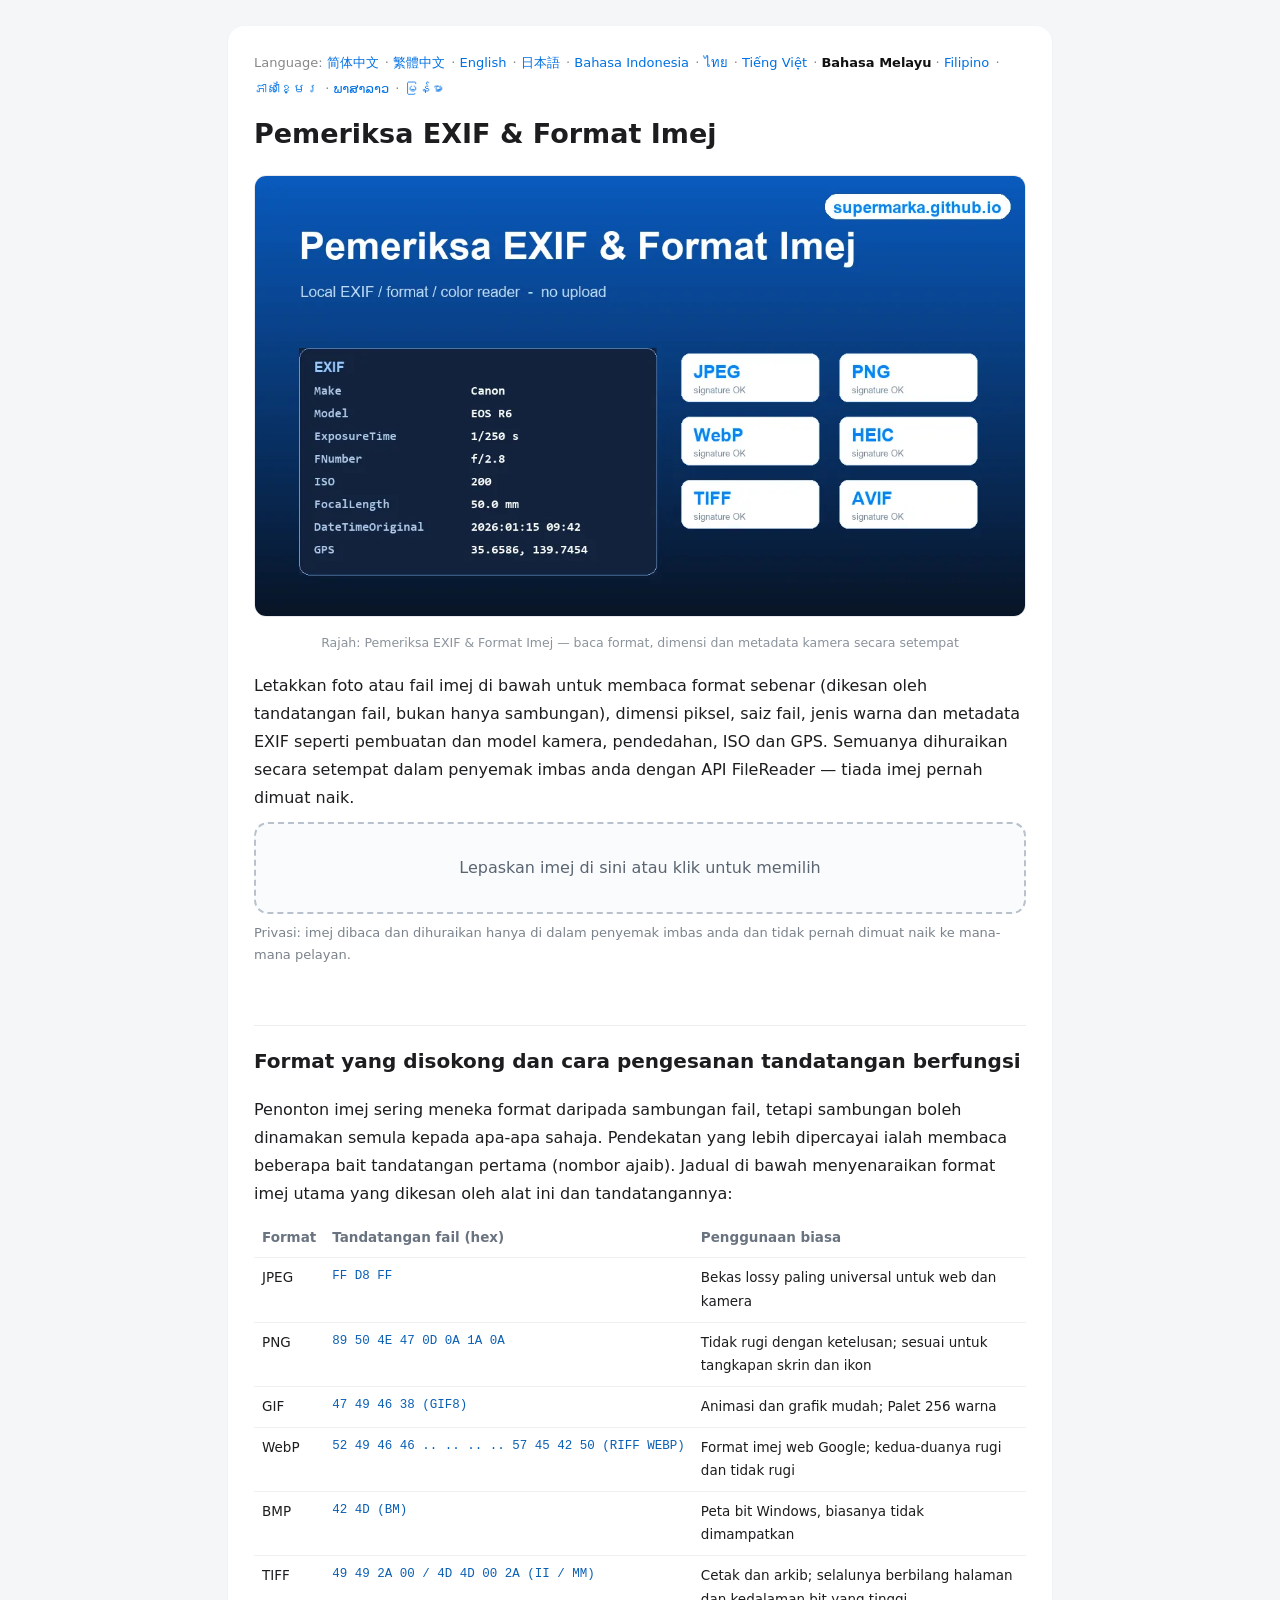
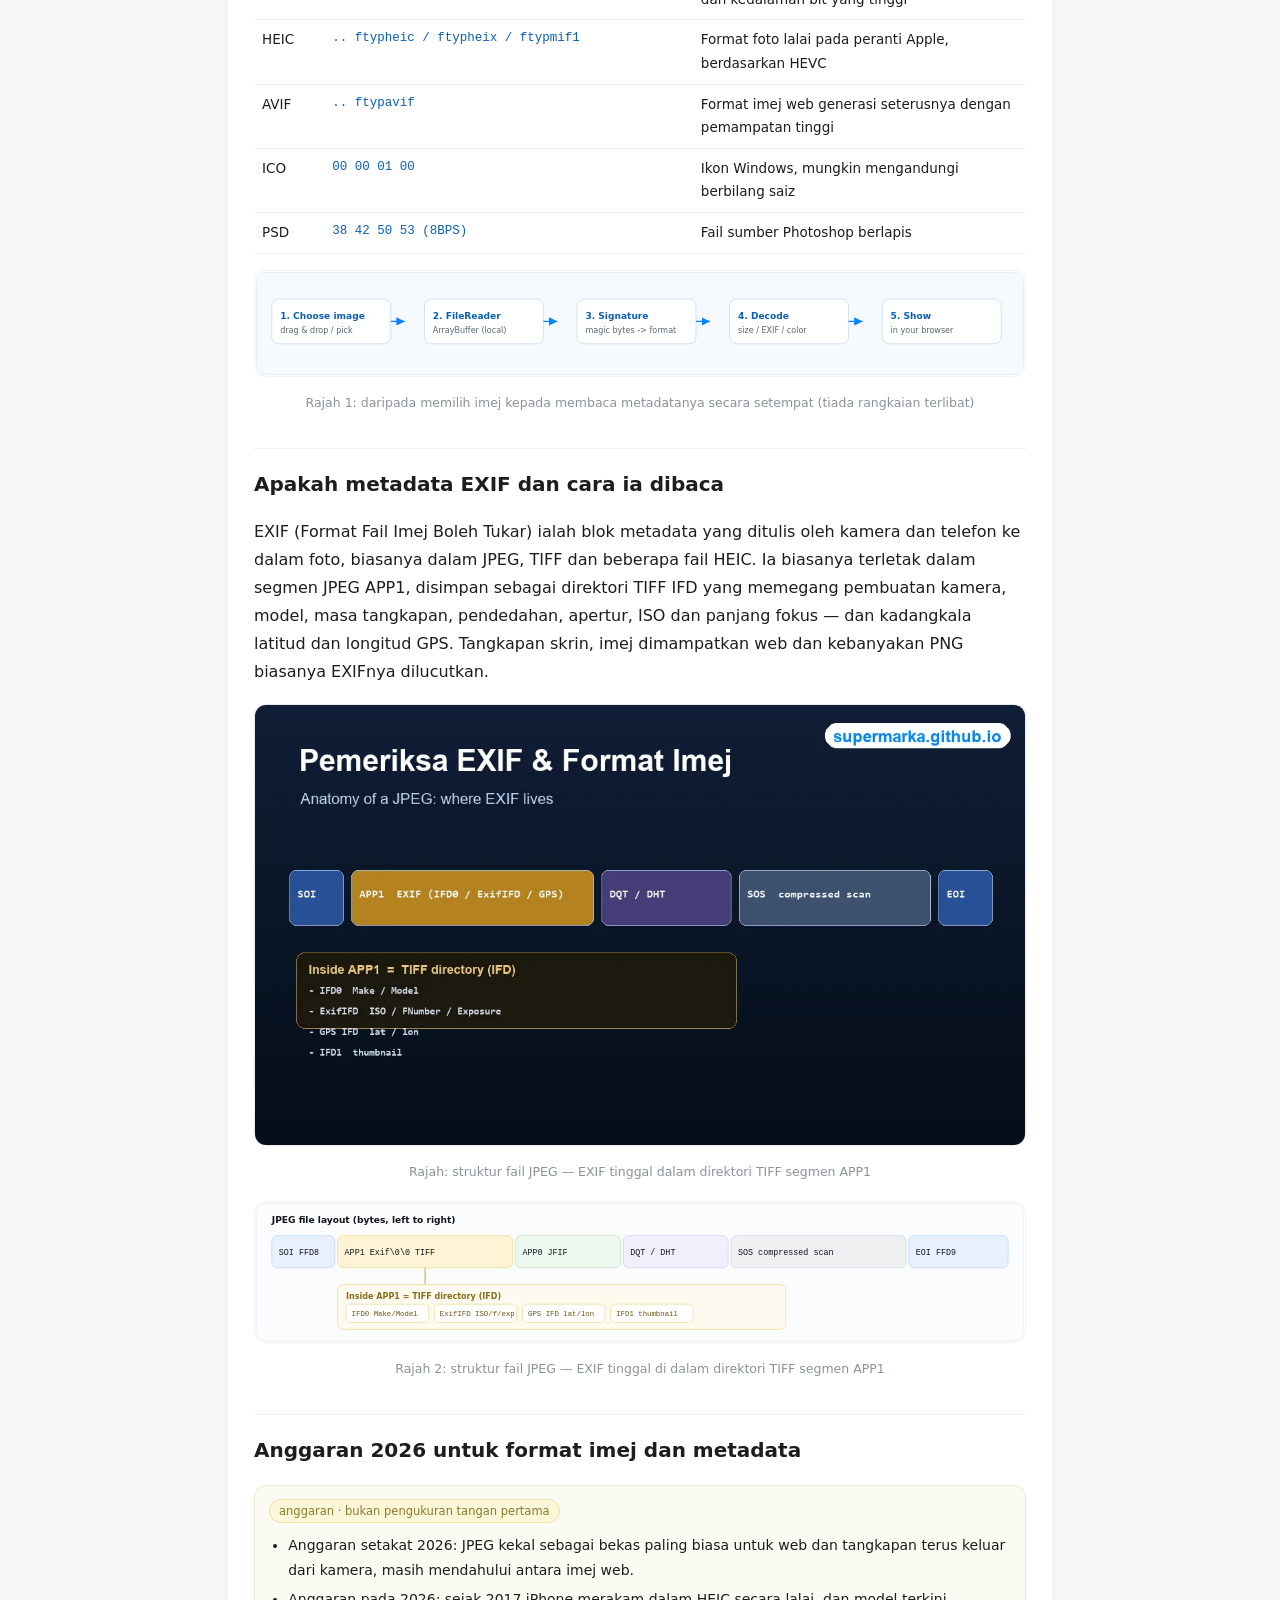
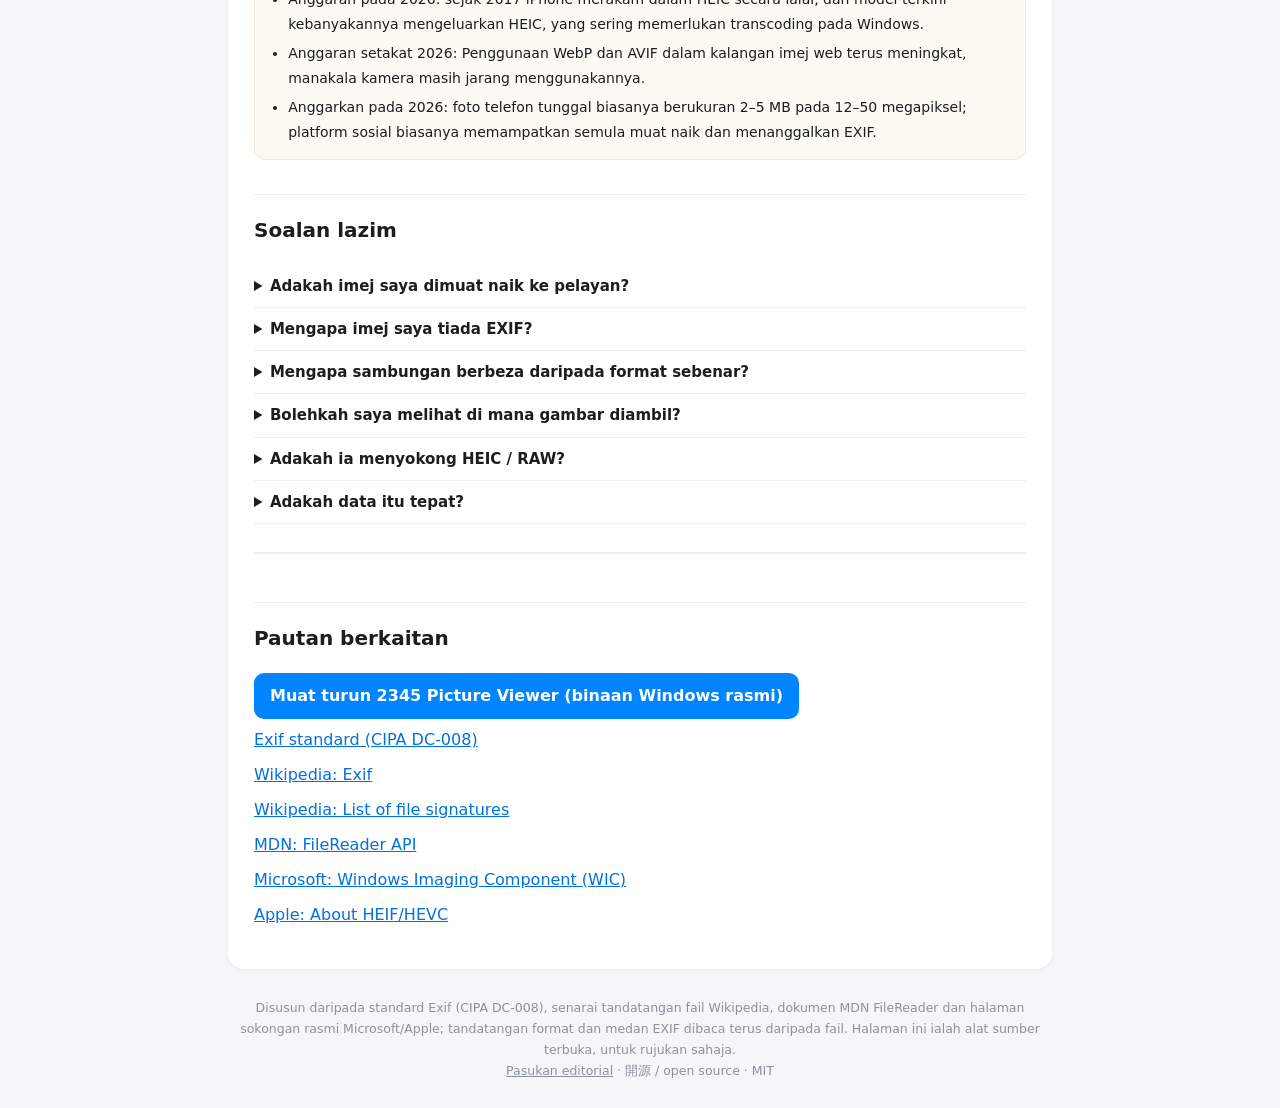
<file: ms/index.html>
<!DOCTYPE html><html lang="ms"><head><meta charset="utf-8">
<meta name="viewport" content="width=device-width,initial-scale=1">
<title>Pemeriksa EXIF &amp; Format Imej — lihat metadata foto secara setempat</title>
<meta name="description" content="Alat dalam talian percuma untuk memeriksa format sebenar imej (mengikut tandatangan fail), dimensi, metadata EXIF ​​(kamera, pendedahan, GPS) dan warna — semuanya dibaca secara setempat dalam penyemak imbas anda, tiada apa-apa yang dimuat naik.">
<link rel="canonical" href="https://supermarka.github.io/ms/">
<link rel="alternate" hreflang="zh-Hans" href="https://supermarka.github.io/">
<link rel="alternate" hreflang="zh-Hant" href="https://supermarka.github.io/zh-tw/">
<link rel="alternate" hreflang="en" href="https://supermarka.github.io/en/">
<link rel="alternate" hreflang="ja" href="https://supermarka.github.io/ja/">
<link rel="alternate" hreflang="id" href="https://supermarka.github.io/id/">
<link rel="alternate" hreflang="th" href="https://supermarka.github.io/th/">
<link rel="alternate" hreflang="vi" href="https://supermarka.github.io/vi/">
<link rel="alternate" hreflang="ms" href="https://supermarka.github.io/ms/">
<link rel="alternate" hreflang="fil" href="https://supermarka.github.io/fil/">
<link rel="alternate" hreflang="km" href="https://supermarka.github.io/km/">
<link rel="alternate" hreflang="lo" href="https://supermarka.github.io/lo/">
<link rel="alternate" hreflang="my" href="https://supermarka.github.io/my/">
<link rel="alternate" hreflang="x-default" href="https://supermarka.github.io/">
<script type="application/ld+json">
{
 "@context": "https://schema.org",
 "@graph": [
  {
   "@type": "WebApplication",
   "name": "Pemeriksa EXIF & Format Imej",
   "url": "https://supermarka.github.io/ms/",
   "applicationCategory": "UtilitiesApplication",
   "operatingSystem": "Web browser",
   "browserRequirements": "Requires JavaScript",
   "inLanguage": "ms",
   "description": "Alat dalam talian percuma untuk memeriksa format sebenar imej (mengikut tandatangan fail), dimensi, metadata EXIF ​​(kamera, pendedahan, GPS) dan warna — semuanya dibaca secara setempat dalam penyemak imbas anda, tiada apa-apa yang dimuat naik.",
   "isAccessibleForFree": true,
   "offers": {
    "@type": "Offer",
    "price": "0",
    "priceCurrency": "USD"
   }
  },
  {
   "@type": "FAQPage",
   "inLanguage": "ms",
   "url": "https://supermarka.github.io/ms/",
   "mainEntity": [
    {
     "@type": "Question",
     "name": "Adakah imej saya dimuat naik ke pelayan?",
     "acceptedAnswer": {
      "@type": "Answer",
      "text": "Tidak. Alat ini menggunakan API FileReader pelayar untuk membaca dan menghuraikan imej secara setempat; imej tidak pernah meninggalkan peranti anda dan tidak dimuat naik ke mana-mana pelayan."
     }
    },
    {
     "@type": "Question",
     "name": "Mengapa imej saya tiada EXIF?",
     "acceptedAnswer": {
      "@type": "Answer",
      "text": "Tangkapan skrin, imej yang dimuat turun dan dimampatkan semula daripada web dan kebanyakan PNG biasanya tidak membawa EXIF; platform sosial juga menanggalkan EXIF ​​pada muat naik untuk melindungi privasi."
     }
    },
    {
     "@type": "Question",
     "name": "Mengapa sambungan berbeza daripada format sebenar?",
     "acceptedAnswer": {
      "@type": "Answer",
      "text": "Sambungan hanyalah sebahagian daripada nama fail dan boleh ditukar secara bebas. Alat ini membaca bait tandatangan pada permulaan fail, jadi walaupun .png yang dinamakan semula kepada .jpg dikesan dengan betul."
     }
    },
    {
     "@type": "Question",
     "name": "Bolehkah saya melihat di mana gambar diambil?",
     "acceptedAnswer": {
      "@type": "Answer",
      "text": "Jika foto itu menyimpan data GPSnya (biasa untuk telefon asal yang tidak diedit), alat itu menunjukkan koordinat. Kebanyakan imej yang dimampatkan oleh platform sosial tidak lagi membawa GPS."
     }
    },
    {
     "@type": "Question",
     "name": "Adakah ia menyokong HEIC / RAW?",
     "acceptedAnswer": {
      "@type": "Answer",
      "text": "Alat ini mengesan HEIC/HEIF dan format yang serupa dengan tandatangan dan menunjukkan maklumat fail; sokongan penyemak imbas untuk penyahkodan HEIC adalah terhad, jadi lakaran kecil mungkin tidak dipaparkan. Untuk tontonan lancar pada Windows anda boleh menggunakan 2345 Picture Viewer."
     }
    },
    {
     "@type": "Question",
     "name": "Adakah data itu tepat?",
     "acceptedAnswer": {
      "@type": "Answer",
      "text": "Format tandatangan, dimensi dan medan EXIF ​​dibaca terus daripada fail dan boleh dipercayai; bahagian anggaran 2026 ialah anggaran arah aliran dan jelas dilabelkan sebagai bukan ukuran tangan pertama."
     }
    }
   ]
  }
 ]
}
</script>
<link rel="stylesheet" href="/style.css"></head>
<body><div class="wrap"><main>
<nav class="lang">Language: <a href="/">简体中文</a> · <a href="/zh-tw/">繁體中文</a> · <a href="/en/">English</a> · <a href="/ja/">日本語</a> · <a href="/id/">Bahasa Indonesia</a> · <a href="/th/">ไทย</a> · <a href="/vi/">Tiếng Việt</a> · <strong>Bahasa Melayu</strong> · <a href="/fil/">Filipino</a> · <a href="/km/">ភាសាខ្មែរ</a> · <a href="/lo/">ພາສາລາວ</a> · <a href="/my/">မြန်မာ</a></nav>
<h1>Pemeriksa EXIF &amp; Format Imej</h1>
<figure class="i4png"><picture><source type="image/webp" srcset="/img/cover_ms.webp"><img src="/img/cover_ms.png" alt="Ilustrasi Pemeriksa EXIF &amp; Format Imej yang menunjukkan metadata kamera dan pendedahan dibaca daripada foto" fetchpriority="high" width="1120" height="640"></picture><figcaption>Rajah: Pemeriksa EXIF &amp; Format Imej — baca format, dimensi dan metadata kamera secara setempat</figcaption></figure>
<p>Letakkan foto atau fail imej di bawah untuk membaca format sebenar (dikesan oleh tandatangan fail, bukan hanya sambungan), dimensi piksel, saiz fail, jenis warna dan metadata EXIF ​​seperti pembuatan dan model kamera, pendedahan, ISO dan GPS. Semuanya dihuraikan secara setempat dalam penyemak imbas anda dengan API FileReader — tiada imej pernah dimuat naik.</p>
<div id="drop" role="button" tabindex="0">Lepaskan imej di sini atau klik untuk memilih</div>
<input id="file" type="file" accept="image/*">
<p class="privacy">Privasi: imej dibaca dan dihuraikan hanya di dalam penyemak imbas anda dan tidak pernah dimuat naik ke mana-mana pelayan.</p>
<div id="out"></div>
<h2>Format yang disokong dan cara pengesanan tandatangan berfungsi</h2>
<p>Penonton imej sering meneka format daripada sambungan fail, tetapi sambungan boleh dinamakan semula kepada apa-apa sahaja. Pendekatan yang lebih dipercayai ialah membaca beberapa bait tandatangan pertama (nombor ajaib). Jadual di bawah menyenaraikan format imej utama yang dikesan oleh alat ini dan tandatangannya:</p>
<table class="fmt"><tr><th>Format</th><th>Tandatangan fail (hex)</th><th>Penggunaan biasa</th></tr><tr><td>JPEG</td><td class="sig">FF D8 FF</td><td>Bekas lossy paling universal untuk web dan kamera</td></tr><tr><td>PNG</td><td class="sig">89 50 4E 47 0D 0A 1A 0A</td><td>Tidak rugi dengan ketelusan; sesuai untuk tangkapan skrin dan ikon</td></tr><tr><td>GIF</td><td class="sig">47 49 46 38 (GIF8)</td><td>Animasi dan grafik mudah; Palet 256 warna</td></tr><tr><td>WebP</td><td class="sig">52 49 46 46 .. .. .. .. 57 45 42 50 (RIFF WEBP)</td><td>Format imej web Google; kedua-duanya rugi dan tidak rugi</td></tr><tr><td>BMP</td><td class="sig">42 4D (BM)</td><td>Peta bit Windows, biasanya tidak dimampatkan</td></tr><tr><td>TIFF</td><td class="sig">49 49 2A 00 / 4D 4D 00 2A (II / MM)</td><td>Cetak dan arkib; selalunya berbilang halaman dan kedalaman bit yang tinggi</td></tr><tr><td>HEIC</td><td class="sig">.. ftypheic / ftypheix / ftypmif1</td><td>Format foto lalai pada peranti Apple, berdasarkan HEVC</td></tr><tr><td>AVIF</td><td class="sig">.. ftypavif</td><td>Format imej web generasi seterusnya dengan pemampatan tinggi</td></tr><tr><td>ICO</td><td class="sig">00 00 01 00</td><td>Ikon Windows, mungkin mengandungi berbilang saiz</td></tr><tr><td>PSD</td><td class="sig">38 42 50 53 (8BPS)</td><td>Fail sumber Photoshop berlapis</td></tr></table>
<figure class="svgfig"><svg viewBox="0 0 1100 150" xmlns="http://www.w3.org/2000/svg" role="img" aria-label="Local image inspection flow"><defs><marker id="ar" markerWidth="9" markerHeight="9" refX="6" refY="3" orient="auto"><path d="M0,0 L6,3 L0,6 Z" fill="#0084ff"/></marker></defs><rect x="2" y="2" width="1096" height="146" rx="14" fill="#f6faff" stroke="#d6e6fb"/><g><rect x="24" y="40" width="170" height="64" rx="10" fill="#fff" stroke="#bcd6f5"/><text x="36" y="68" font-family="system-ui,Arial" font-size="13" font-weight="700" fill="#0a5fb4">1. Choose image</text><text x="36" y="88" font-family="system-ui,Arial" font-size="11.5" fill="#5a6572">drag & drop / pick</text></g><g><rect x="242" y="40" width="170" height="64" rx="10" fill="#fff" stroke="#bcd6f5"/><text x="254" y="68" font-family="system-ui,Arial" font-size="13" font-weight="700" fill="#0a5fb4">2. FileReader</text><text x="254" y="88" font-family="system-ui,Arial" font-size="11.5" fill="#5a6572">ArrayBuffer (local)</text></g><g><rect x="460" y="40" width="170" height="64" rx="10" fill="#fff" stroke="#bcd6f5"/><text x="472" y="68" font-family="system-ui,Arial" font-size="13" font-weight="700" fill="#0a5fb4">3. Signature</text><text x="472" y="88" font-family="system-ui,Arial" font-size="11.5" fill="#5a6572">magic bytes -> format</text></g><g><rect x="678" y="40" width="170" height="64" rx="10" fill="#fff" stroke="#bcd6f5"/><text x="690" y="68" font-family="system-ui,Arial" font-size="13" font-weight="700" fill="#0a5fb4">4. Decode</text><text x="690" y="88" font-family="system-ui,Arial" font-size="11.5" fill="#5a6572">size / EXIF / color</text></g><g><rect x="896" y="40" width="170" height="64" rx="10" fill="#fff" stroke="#bcd6f5"/><text x="908" y="68" font-family="system-ui,Arial" font-size="13" font-weight="700" fill="#0a5fb4">5. Show</text><text x="908" y="88" font-family="system-ui,Arial" font-size="11.5" fill="#5a6572">in your browser</text></g><line x1="194" y1="72" x2="214" y2="72" stroke="#0084ff" stroke-width="2" marker-end="url(#ar)"/><line x1="412" y1="72" x2="432" y2="72" stroke="#0084ff" stroke-width="2" marker-end="url(#ar)"/><line x1="630" y1="72" x2="650" y2="72" stroke="#0084ff" stroke-width="2" marker-end="url(#ar)"/><line x1="848" y1="72" x2="868" y2="72" stroke="#0084ff" stroke-width="2" marker-end="url(#ar)"/></svg><figcaption>Rajah 1: daripada memilih imej kepada membaca metadatanya secara setempat (tiada rangkaian terlibat)</figcaption></figure>
<h2>Apakah metadata EXIF ​​dan cara ia dibaca</h2>
<p>EXIF (Format Fail Imej Boleh Tukar) ialah blok metadata yang ditulis oleh kamera dan telefon ke dalam foto, biasanya dalam JPEG, TIFF dan beberapa fail HEIC. Ia biasanya terletak dalam segmen JPEG APP1, disimpan sebagai direktori TIFF IFD yang memegang pembuatan kamera, model, masa tangkapan, pendedahan, apertur, ISO dan panjang fokus — dan kadangkala latitud dan longitud GPS. Tangkapan skrin, imej dimampatkan web dan kebanyakan PNG biasanya EXIFnya dilucutkan.</p>
<figure class="i4png"><picture><source type="image/webp" srcset="/img/board_ms.webp"><img src="/img/board_ms.png" alt="Gambar rajah struktur fail JPEG dengan metadata EXIF dalam segmen APP1" decoding="async" loading="lazy" width="1120" height="640"></picture><figcaption>Rajah: struktur fail JPEG — EXIF tinggal dalam direktori TIFF segmen APP1</figcaption></figure>
<figure class="svgfig"><svg viewBox="0 0 1100 200" xmlns="http://www.w3.org/2000/svg" role="img" aria-label="JPEG file structure: EXIF in APP1 segment"><rect x="2" y="2" width="1096" height="196" rx="14" fill="#fbfcfd" stroke="#e6ebf0"/><text x="24" y="30" font-family="system-ui,Arial" font-size="13" font-weight="700" fill="#11161c">JPEG file layout (bytes, left to right)</text><rect x="24" y="48" width="90" height="46" rx="8" fill="#e8f0fe" stroke="#bcd6f5"/><text x="34" y="76" font-family="ui-monospace,Consolas,monospace" font-size="12" fill="#11161c">SOI FFD8</text><rect x="118" y="48" width="250" height="46" rx="8" fill="#fff3d6" stroke="#f0d98a"/><text x="128" y="76" font-family="ui-monospace,Consolas,monospace" font-size="12" fill="#11161c">APP1  Exif\0\0  TIFF</text><rect x="372" y="48" width="150" height="46" rx="8" fill="#eef7ee" stroke="#bfe0bf"/><text x="382" y="76" font-family="ui-monospace,Consolas,monospace" font-size="12" fill="#11161c">APP0 JFIF</text><rect x="526" y="48" width="150" height="46" rx="8" fill="#f3eefb" stroke="#d8c8f0"/><text x="536" y="76" font-family="ui-monospace,Consolas,monospace" font-size="12" fill="#11161c">DQT / DHT</text><rect x="680" y="48" width="250" height="46" rx="8" fill="#eef0f2" stroke="#cfd6dd"/><text x="690" y="76" font-family="ui-monospace,Consolas,monospace" font-size="12" fill="#11161c">SOS  compressed scan</text><rect x="934" y="48" width="142" height="46" rx="8" fill="#e8f0fe" stroke="#bcd6f5"/><text x="944" y="76" font-family="ui-monospace,Consolas,monospace" font-size="12" fill="#11161c">EOI FFD9</text><line x1="243" y1="94" x2="243" y2="118" stroke="#caa84a" stroke-width="1.5"/><rect x="118" y="118" width="640" height="64" rx="8" fill="#fffaf0" stroke="#f0d98a"/><text x="130" y="138" font-family="system-ui,Arial" font-size="11.5" font-weight="700" fill="#8a6d1a">Inside APP1 = TIFF directory (IFD)</text><rect x="130" y="146" width="118" height="26" rx="6" fill="#fff" stroke="#f0d98a"/><text x="138" y="163" font-family="ui-monospace,Consolas,monospace" font-size="10.5" fill="#6a5410">IFD0 Make/Model</text><rect x="256" y="146" width="118" height="26" rx="6" fill="#fff" stroke="#f0d98a"/><text x="264" y="163" font-family="ui-monospace,Consolas,monospace" font-size="10.5" fill="#6a5410">ExifIFD ISO/f/exp</text><rect x="382" y="146" width="118" height="26" rx="6" fill="#fff" stroke="#f0d98a"/><text x="390" y="163" font-family="ui-monospace,Consolas,monospace" font-size="10.5" fill="#6a5410">GPS IFD lat/lon</text><rect x="508" y="146" width="118" height="26" rx="6" fill="#fff" stroke="#f0d98a"/><text x="516" y="163" font-family="ui-monospace,Consolas,monospace" font-size="10.5" fill="#6a5410">IFD1 thumbnail</text></svg><figcaption>Rajah 2: struktur fail JPEG — EXIF tinggal di dalam direktori TIFF segmen APP1</figcaption></figure>
<h2>Anggaran 2026 untuk format imej dan metadata</h2>
<section id="i4data" class="estimate"><span class="tag">anggaran · bukan pengukuran tangan pertama</span><ul><li>Anggaran setakat 2026: JPEG kekal sebagai bekas paling biasa untuk web dan tangkapan terus keluar dari kamera, masih mendahului antara imej web.</li><li>Anggaran pada 2026: sejak 2017 iPhone merakam dalam HEIC secara lalai, dan model terkini kebanyakannya mengeluarkan HEIC, yang sering memerlukan transcoding pada Windows.</li><li>Anggaran setakat 2026: Penggunaan WebP dan AVIF dalam kalangan imej web terus meningkat, manakala kamera masih jarang menggunakannya.</li><li>Anggarkan pada 2026: foto telefon tunggal biasanya berukuran 2–5 MB pada 12–50 megapiksel; platform sosial biasanya memampatkan semula muat naik dan menanggalkan EXIF.</li></ul></section>
<h2>Soalan lazim</h2>
<details class="faq"><summary>Adakah imej saya dimuat naik ke pelayan?</summary><p>Tidak. Alat ini menggunakan API FileReader pelayar untuk membaca dan menghuraikan imej secara setempat; imej tidak pernah meninggalkan peranti anda dan tidak dimuat naik ke mana-mana pelayan.</p></details><details class="faq"><summary>Mengapa imej saya tiada EXIF?</summary><p>Tangkapan skrin, imej yang dimuat turun dan dimampatkan semula daripada web dan kebanyakan PNG biasanya tidak membawa EXIF; platform sosial juga menanggalkan EXIF ​​pada muat naik untuk melindungi privasi.</p></details><details class="faq"><summary>Mengapa sambungan berbeza daripada format sebenar?</summary><p>Sambungan hanyalah sebahagian daripada nama fail dan boleh ditukar secara bebas. Alat ini membaca bait tandatangan pada permulaan fail, jadi walaupun .png yang dinamakan semula kepada .jpg dikesan dengan betul.</p></details><details class="faq"><summary>Bolehkah saya melihat di mana gambar diambil?</summary><p>Jika foto itu menyimpan data GPSnya (biasa untuk telefon asal yang tidak diedit), alat itu menunjukkan koordinat. Kebanyakan imej yang dimampatkan oleh platform sosial tidak lagi membawa GPS.</p></details><details class="faq"><summary>Adakah ia menyokong HEIC / RAW?</summary><p>Alat ini mengesan HEIC/HEIF dan format yang serupa dengan tandatangan dan menunjukkan maklumat fail; sokongan penyemak imbas untuk penyahkodan HEIC adalah terhad, jadi lakaran kecil mungkin tidak dipaparkan. Untuk tontonan lancar pada Windows anda boleh menggunakan 2345 Picture Viewer.</p></details><details class="faq"><summary>Adakah data itu tepat?</summary><p>Format tandatangan, dimensi dan medan EXIF ​​dibaca terus daripada fail dan boleh dipercayai; bahagian anggaran 2026 ialah anggaran arah aliran dan jelas dilabelkan sebagai bukan ukuran tangan pertama.</p></details>
<div class="related"><h2>Pautan berkaitan</h2>
<ul><li><a class="cta" href="https://viewer2345.com/download/">Muat turun 2345 Picture Viewer (binaan Windows rasmi)</a></li><li><a href="https://www.cipa.jp/std/std-sec_e.html" rel="nofollow noopener" target="_blank">Exif standard (CIPA DC-008)</a></li><li><a href="https://en.wikipedia.org/wiki/Exif" rel="nofollow noopener" target="_blank">Wikipedia: Exif</a></li><li><a href="https://en.wikipedia.org/wiki/List_of_file_signatures" rel="nofollow noopener" target="_blank">Wikipedia: List of file signatures</a></li><li><a href="https://developer.mozilla.org/en-US/docs/Web/API/FileReader" rel="nofollow noopener" target="_blank">MDN: FileReader API</a></li><li><a href="https://learn.microsoft.com/en-us/windows/win32/wic/-wic-about-windows-imaging-codec" rel="nofollow noopener" target="_blank">Microsoft: Windows Imaging Component (WIC)</a></li><li><a href="https://support.apple.com/en-us/HT207022" rel="nofollow noopener" target="_blank">Apple: About HEIF/HEVC</a></li></ul></div>
</main>
<footer>Disusun daripada standard Exif (CIPA DC-008), senarai tandatangan fail Wikipedia, dokumen MDN FileReader dan halaman sokongan rasmi Microsoft/Apple; tandatangan format dan medan EXIF ​​dibaca terus daripada fail. Halaman ini ialah alat sumber terbuka, untuk rujukan sahaja.<br><a href="/about/">Pasukan editorial</a> · 開源 / open source · MIT</footer>
</div>
<script>window.VL={"basic": "Maklumat asas", "exifhead": "Metadata EXIF", "noexif": "Imej ini tidak mengandungi metadata EXIF ​​(biasa untuk tangkapan skrin, PNG dan imej dimampatkan web).", "filename": "Nama fail", "format": "Format sebenar", "ext_mismatch": "(sambungan tidak sepadan dengan tandatangan)", "dimensions": "Dimensi (px)", "megapixels": "Megapiksel", "aspect": "Nisbah aspek", "filesize": "Saiz fail", "modified": "Terakhir diubah suai", "colortype": "Jenis warna", "bitdepth": "Kedalaman bit", "alpha": "Mempunyai saluran alfa", "make": "Buatan kamera (Buat)", "model": "Model kamera (Model)", "datetime": "Diambil pada (DateTimeOriginal)", "exposure": "Masa pendedahan (ExposureTime)", "fnumber": "Bukaan (FNumber)", "iso": "Kepekaan (ISO)", "focal": "Panjang fokus (FocalLength)", "lens": "Lens (LensModel)", "orientation": "Orientasi", "software": "Perisian", "gps": "Koordinat GPS", "yes": "ya", "no": "Tidak"};</script>
<script src="/app.js"></script>
</body></html>
</file>
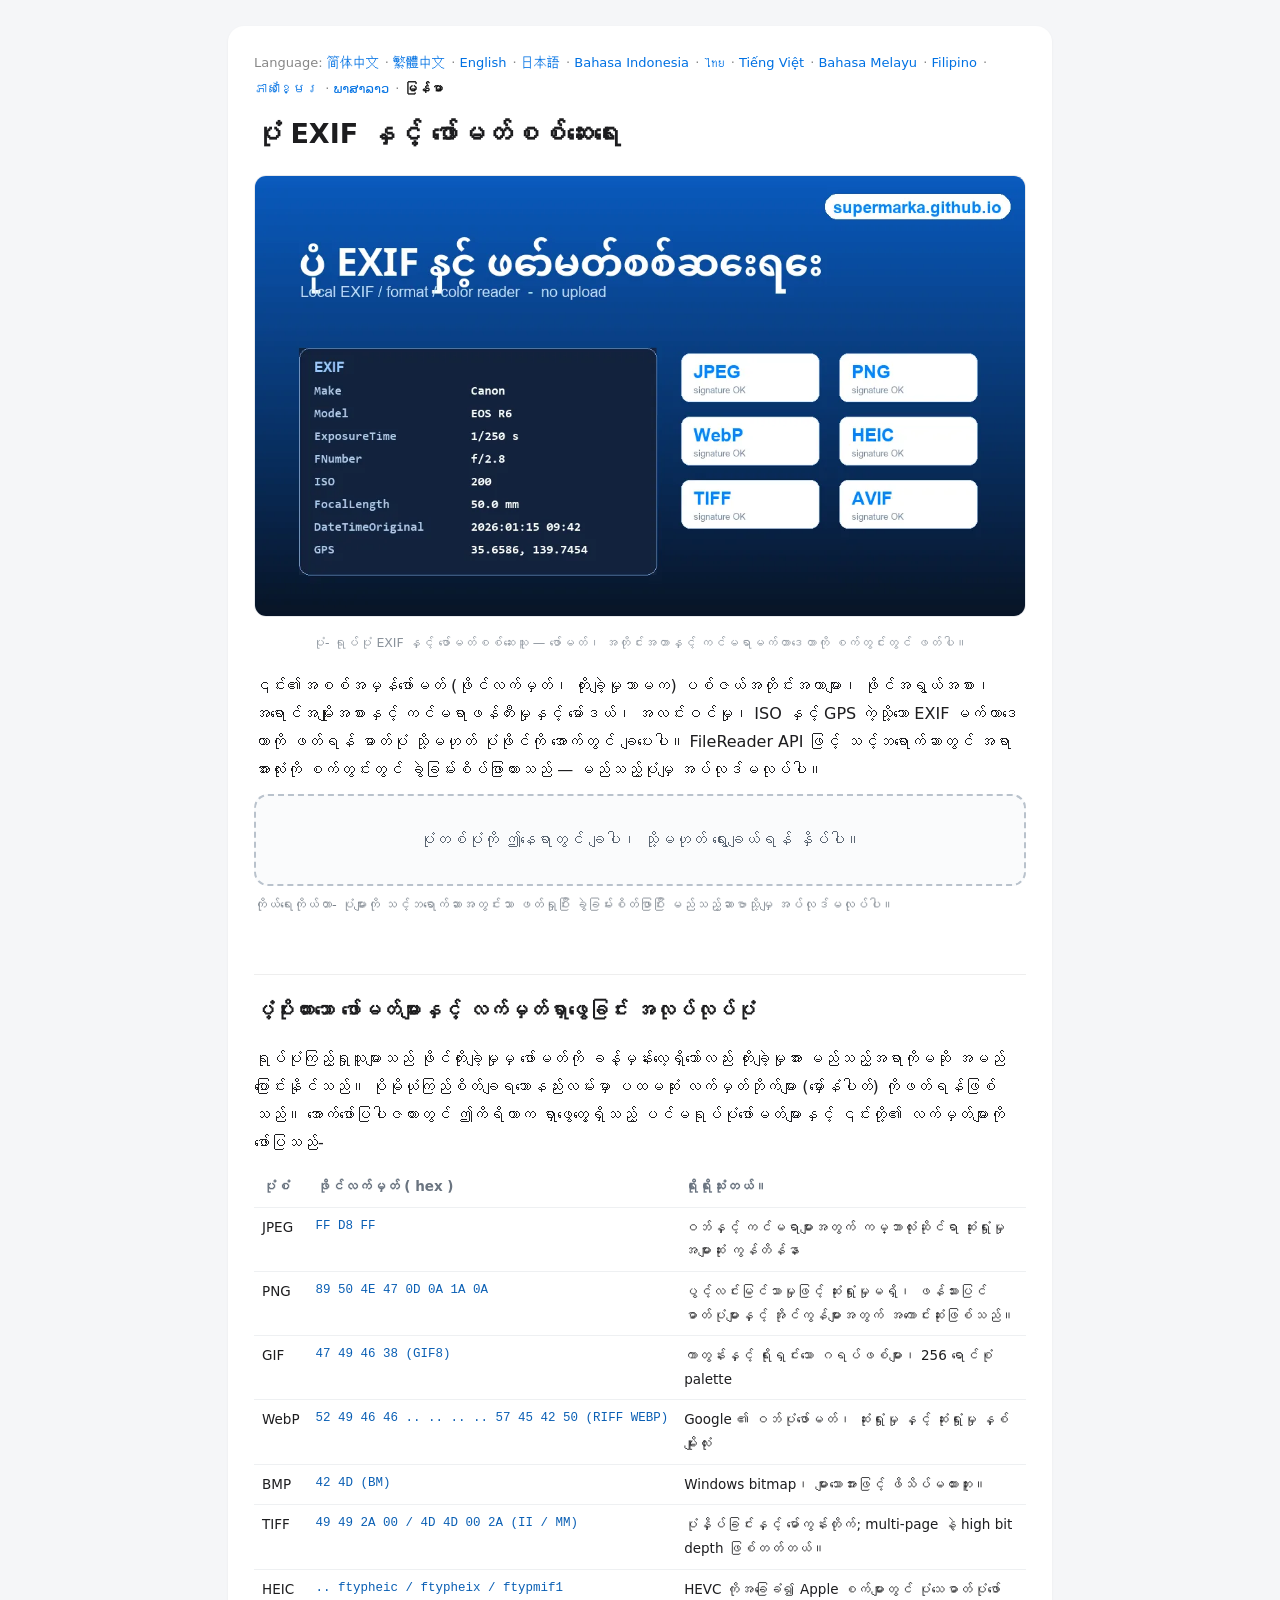
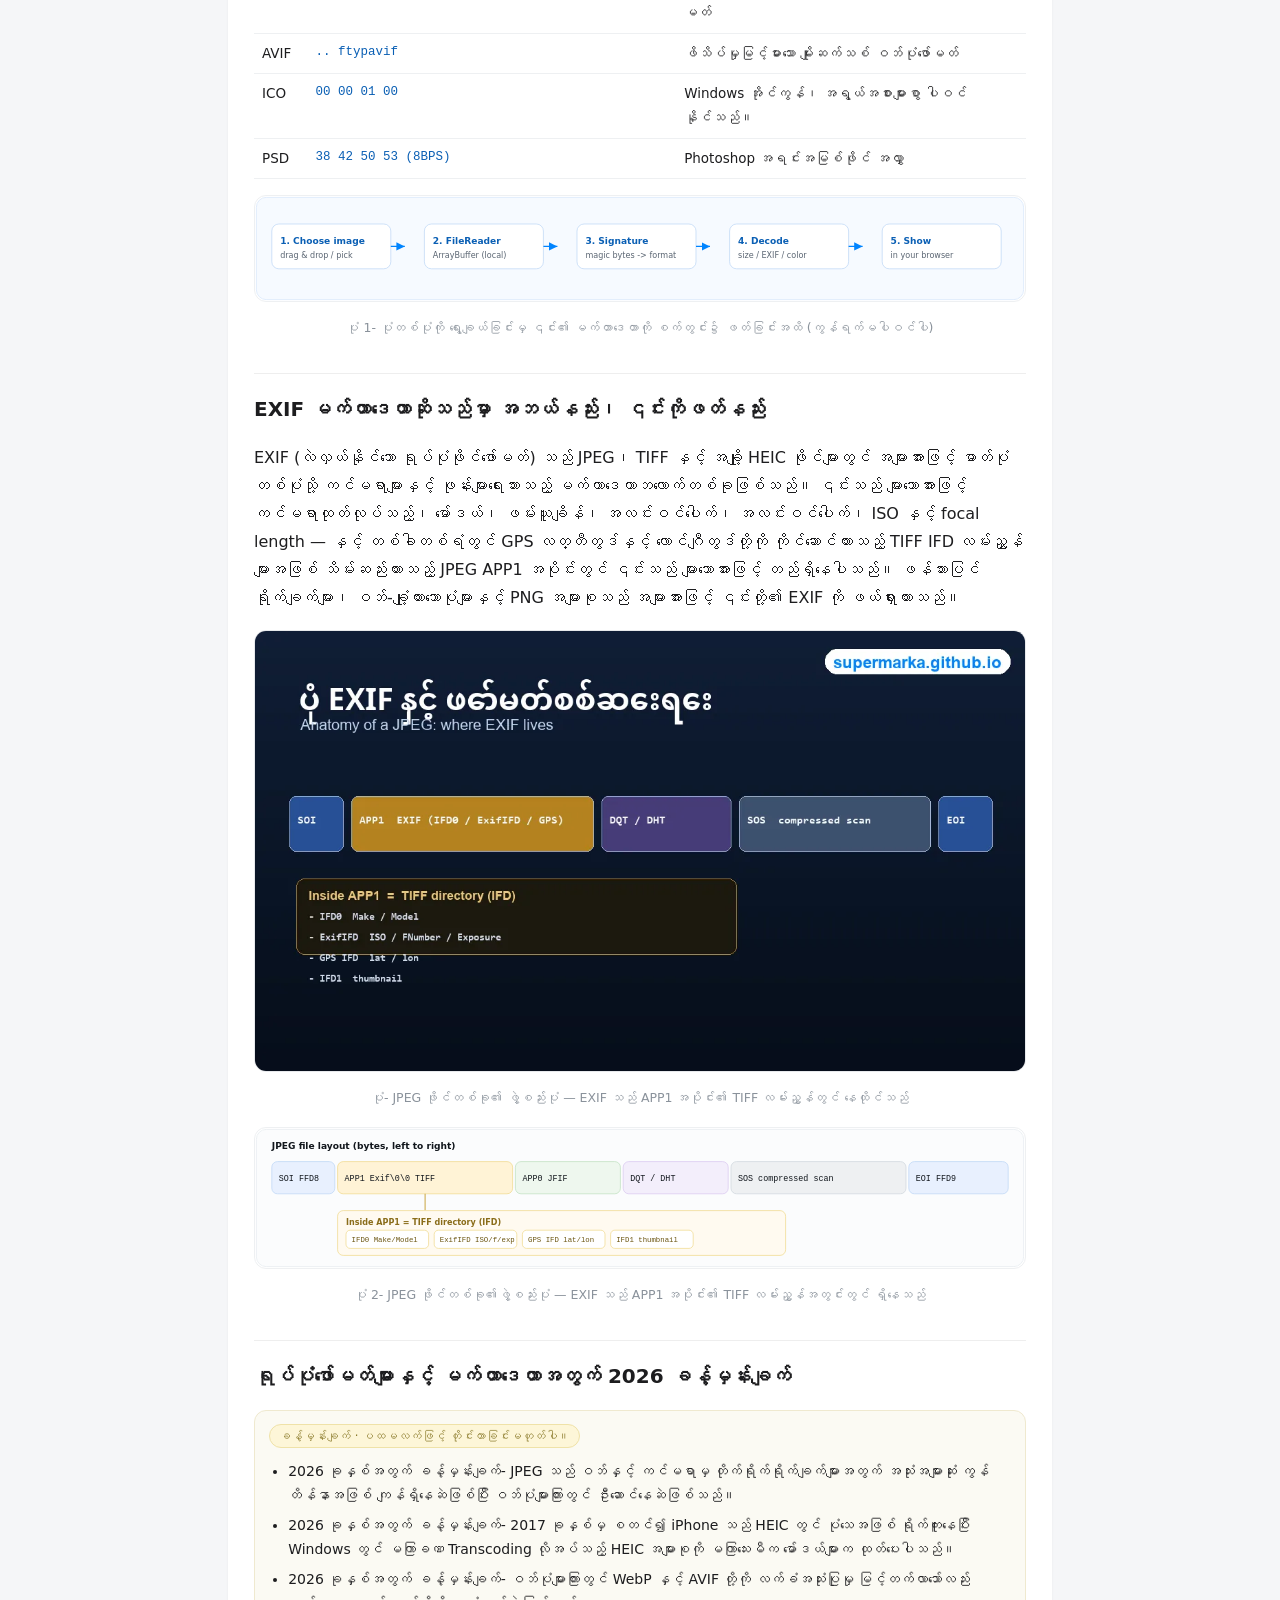
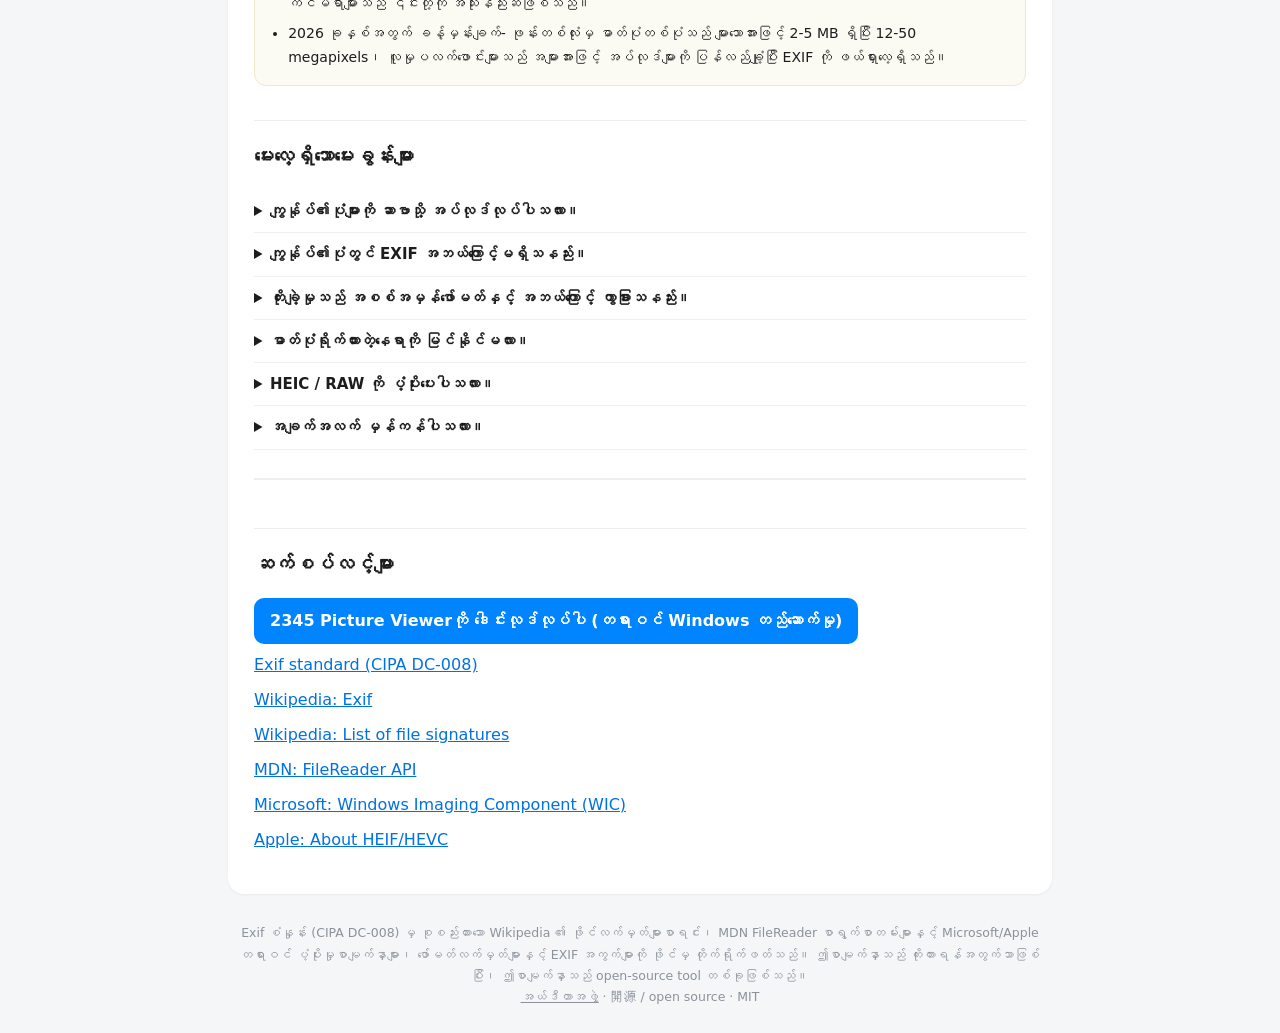
<file: my/index.html>
<!DOCTYPE html><html lang="my"><head><meta charset="utf-8">
<meta name="viewport" content="width=device-width,initial-scale=1">
<title>ပုံ EXIF နှင့် ဖော်မတ်စစ်ဆေးသူ — ဓာတ်ပုံမက်တာဒေတာကို စက်တွင်းတွင် ကြည့်ရှုပါ။</title>
<meta name="description" content="ရုပ်ပုံ၏အစစ်အမှန်ဖော်မတ် (ဖိုင်လက်မှတ်အားဖြင့်)၊ အတိုင်းအတာ၊ EXIF မက်တာဒေတာ (ကင်မရာ၊ ထိတွေ့မှု၊ GPS) နှင့် အရောင်တို့ကို စစ်ဆေးရန် အခမဲ့အွန်လိုင်းတူးလ် — အားလုံးကို သင့်ဘရောက်ဆာတွင် စက်တွင်းတွင်ဖတ်ပြီး အပ်လုဒ်လုပ်ထားခြင်းမရှိပါ။">
<link rel="canonical" href="https://supermarka.github.io/my/">
<link rel="alternate" hreflang="zh-Hans" href="https://supermarka.github.io/">
<link rel="alternate" hreflang="zh-Hant" href="https://supermarka.github.io/zh-tw/">
<link rel="alternate" hreflang="en" href="https://supermarka.github.io/en/">
<link rel="alternate" hreflang="ja" href="https://supermarka.github.io/ja/">
<link rel="alternate" hreflang="id" href="https://supermarka.github.io/id/">
<link rel="alternate" hreflang="th" href="https://supermarka.github.io/th/">
<link rel="alternate" hreflang="vi" href="https://supermarka.github.io/vi/">
<link rel="alternate" hreflang="ms" href="https://supermarka.github.io/ms/">
<link rel="alternate" hreflang="fil" href="https://supermarka.github.io/fil/">
<link rel="alternate" hreflang="km" href="https://supermarka.github.io/km/">
<link rel="alternate" hreflang="lo" href="https://supermarka.github.io/lo/">
<link rel="alternate" hreflang="my" href="https://supermarka.github.io/my/">
<link rel="alternate" hreflang="x-default" href="https://supermarka.github.io/">
<script type="application/ld+json">
{
 "@context": "https://schema.org",
 "@graph": [
  {
   "@type": "WebApplication",
   "name": "ပုံ EXIF နှင့် ဖော်မတ်စစ်ဆေးရေး",
   "url": "https://supermarka.github.io/my/",
   "applicationCategory": "UtilitiesApplication",
   "operatingSystem": "Web browser",
   "browserRequirements": "Requires JavaScript",
   "inLanguage": "my",
   "description": "ရုပ်ပုံ၏အစစ်အမှန်ဖော်မတ် (ဖိုင်လက်မှတ်အားဖြင့်)၊ အတိုင်းအတာ၊ EXIF မက်တာဒေတာ (ကင်မရာ၊ ထိတွေ့မှု၊ GPS) နှင့် အရောင်တို့ကို စစ်ဆေးရန် အခမဲ့အွန်လိုင်းတူးလ် — အားလုံးကို သင့်ဘရောက်ဆာတွင် စက်တွင်းတွင်ဖတ်ပြီး အပ်လုဒ်လုပ်ထားခြင်းမရှိပါ။",
   "isAccessibleForFree": true,
   "offers": {
    "@type": "Offer",
    "price": "0",
    "priceCurrency": "USD"
   }
  },
  {
   "@type": "FAQPage",
   "inLanguage": "my",
   "url": "https://supermarka.github.io/my/",
   "mainEntity": [
    {
     "@type": "Question",
     "name": "ကျွန်ုပ်၏ပုံများကို ဆာဗာသို့ အပ်လုဒ်လုပ်ပါသလား။",
     "acceptedAnswer": {
      "@type": "Answer",
      "text": "နံပါတ်။ ကိရိယာသည် စက်တွင်းရှိ ပုံများကို ဖတ်ရန်နှင့် ခွဲခြမ်းရန် ဘရောက်ဆာ FileReader API ကို အသုံးပြုသည်။ ပုံသည် သင့်စက်ပစ္စည်းကို ဘယ်သောအခါမှ မထားဘဲ မည်သည့်ဆာဗာသို့ အပ်လုဒ်လုပ်မည်မဟုတ်ပါ။"
     }
    },
    {
     "@type": "Question",
     "name": "ကျွန်ုပ်၏ပုံတွင် EXIF အဘယ်ကြောင့်မရှိသနည်း။",
     "acceptedAnswer": {
      "@type": "Answer",
      "text": "ဖန်သားပြင်ရိုက်ချက်များ၊ ရုပ်ပုံများကို ဝဘ်မှဒေါင်းလုဒ်လုပ်ပြီး ပြန်လည်ချုံ့ပြီး PNG အများစုသည် များသောအားဖြင့် EXIF မပါပါ။ privacy ကိုကာကွယ်ရန်လူမှုရေးပလပ်ဖောင်းများသည်လည်း EXIF ​​ကို အပ်လုဒ်တွင်ဖယ်ရှားသည်။"
     }
    },
    {
     "@type": "Question",
     "name": "တိုးချဲ့မှုသည် အစစ်အမှန်ဖော်မတ်နှင့် အဘယ်ကြောင့် ကွာခြားသနည်း။",
     "acceptedAnswer": {
      "@type": "Answer",
      "text": "တိုးချဲ့မှုတစ်ခုသည် ဖိုင်အမည်၏ အစိတ်အပိုင်းတစ်ခုမျှသာဖြစ်ပြီး လွတ်လပ်စွာပြောင်းလဲနိုင်သည်။ ဤတူးလ်သည် ဖိုင်၏အစတွင် လက်မှတ်ဘိုက်များကို ဖတ်ပြသည်၊ ထို့ကြောင့် .png ဟု အမည်ပြောင်းထားသော .jpg ကိုပင် မှန်ကန်စွာ တွေ့ရှိနိုင်သည်။"
     }
    },
    {
     "@type": "Question",
     "name": "ဓာတ်ပုံရိုက်ထားတဲ့နေရာကို မြင်နိုင်မလား။",
     "acceptedAnswer": {
      "@type": "Answer",
      "text": "ဓာတ်ပုံသည် ၎င်း၏ GPS ဒေတာကို သိမ်းဆည်းထားပါက (မတည်းဖြတ်ရသေးသော ဖုန်းမူရင်းများအတွက် အသုံးများသော) ကိရိယာသည် သြဒီနိတ်များကို ပြသသည်။ ဆိုရှယ်ပလက်ဖောင်းများမှချုံ့ထားသောပုံအများစုသည် GPS ကိုမသယ်ဆောင်တော့ပါ။"
     }
    },
    {
     "@type": "Question",
     "name": "HEIC / RAW ကို ပံ့ပိုးပေးပါသလား။",
     "acceptedAnswer": {
      "@type": "Answer",
      "text": "တူးလ်သည် HEIC/HEIF နှင့် အလားတူဖော်မတ်များကို လက်မှတ်ဖြင့် ရှာဖွေတွေ့ရှိပြီး ဖိုင်အချက်အလက်ကို ပြသသည်။ HEIC ကုဒ်ရေးခြင်းအတွက် ဘရောက်ဆာ ပံ့ပိုးမှုမှာ အကန့်အသတ်ရှိသည်၊ ထို့ကြောင့် ပုံသေးကို ပုံမဖော်နိုင်ပါ။ Windows တွင် ချောမွေ့စွာကြည့်ရှုနိုင်ရန် 2345 Picture Viewer ကို သင်သုံးနိုင်သည်။"
     }
    },
    {
     "@type": "Question",
     "name": "အချက်အလက် မှန်ကန်ပါသလား။",
     "acceptedAnswer": {
      "@type": "Answer",
      "text": "ဖော်မတ်လက်မှတ်များ၊ အတိုင်းအတာများနှင့် EXIF ​​အကွက်များကို ဖိုင်မှ တိုက်ရိုက်ဖတ်ပြီး ယုံကြည်စိတ်ချရသည်။ 2026 ခန့်မှန်းချက်အပိုင်းသည် လမ်းကြောင်းခန့်မှန်းချက်ဖြစ်ပြီး ပထမလက်ဖြင့်တိုင်းတာခြင်းမဟုတ်ကြောင်း ရှင်းလင်းစွာတံဆိပ်တပ်ထားသည်။"
     }
    }
   ]
  }
 ]
}
</script>
<link rel="stylesheet" href="/style.css"></head>
<body><div class="wrap"><main>
<nav class="lang">Language: <a href="/">简体中文</a> · <a href="/zh-tw/">繁體中文</a> · <a href="/en/">English</a> · <a href="/ja/">日本語</a> · <a href="/id/">Bahasa Indonesia</a> · <a href="/th/">ไทย</a> · <a href="/vi/">Tiếng Việt</a> · <a href="/ms/">Bahasa Melayu</a> · <a href="/fil/">Filipino</a> · <a href="/km/">ភាសាខ្មែរ</a> · <a href="/lo/">ພາສາລາວ</a> · <strong>မြန်မာ</strong></nav>
<h1>ပုံ EXIF နှင့် ဖော်မတ်စစ်ဆေးရေး</h1>
<figure class="i4png"><picture><source type="image/webp" srcset="/img/cover_my.webp"><img src="/img/cover_my.png" alt="ဓာတ်ပုံတစ်ပုံမှဖတ်ပြသော ကင်မရာနှင့် ထိတွေ့မှုမက်တာဒေတာကို ပြသသည့် EXIF နှင့် ဖော်မတ်စစ်ဆေးသူ၏ ပုံ" fetchpriority="high" width="1120" height="640"></picture><figcaption>ပုံ- ရုပ်ပုံ EXIF နှင့် ဖော်မတ်စစ်ဆေးသူ — ဖော်မတ်၊ အတိုင်းအတာနှင့် ကင်မရာမက်တာဒေတာကို စက်တွင်းတွင် ဖတ်ပါ။</figcaption></figure>
<p>၎င်း၏အစစ်အမှန်ဖော်မတ် (ဖိုင်လက်မှတ်၊ တိုးချဲ့မှုသာမက) ပစ်ဇယ်အတိုင်းအတာများ၊ ဖိုင်အရွယ်အစား၊ အရောင်အမျိုးအစားနှင့် ကင်မရာဖန်တီးမှုနှင့် မော်ဒယ်၊ အလင်းဝင်မှု၊ ISO နှင့် GPS ကဲ့သို့သော EXIF မက်တာဒေတာကို ဖတ်ရန် ဓာတ်ပုံ သို့မဟုတ် ပုံဖိုင်ကို အောက်တွင် ချပေးပါ။ FileReader API ဖြင့် သင့်ဘရောက်ဆာတွင် အရာအားလုံးကို စက်တွင်းတွင် ခွဲခြမ်းစိပ်ဖြာထားသည် — မည်သည့်ပုံမျှ အပ်လုဒ်မလုပ်ပါ။</p>
<div id="drop" role="button" tabindex="0">ပုံတစ်ပုံကို ဤနေရာတွင် ချပါ၊ သို့မဟုတ် ရွေးချယ်ရန် နှိပ်ပါ။</div>
<input id="file" type="file" accept="image/*">
<p class="privacy">ကိုယ်ရေးကိုယ်တာ- ပုံများကို သင့်ဘရောက်ဆာအတွင်းသာ ဖတ်ရှုပြီး ခွဲခြမ်းစိတ်ဖြာပြီး မည်သည့်ဆာဗာသို့မျှ အပ်လုဒ်မလုပ်ပါ။</p>
<div id="out"></div>
<h2>ပံ့ပိုးထားသော ဖော်မတ်များနှင့် လက်မှတ်ရှာဖွေခြင်း အလုပ်လုပ်ပုံ</h2>
<p>ရုပ်ပုံကြည့်ရှုသူများသည် ဖိုင်တိုးချဲ့မှုမှ ဖော်မတ်ကို ခန့်မှန်းလေ့ရှိသော်လည်း တိုးချဲ့မှုအား မည်သည့်အရာကိုမဆို အမည်ပြောင်းနိုင်သည်။ ပိုမိုယုံကြည်စိတ်ချရသောနည်းလမ်းမှာ ပထမဆုံး လက်မှတ်ဘိုက်များ (မှော်နံပါတ်) ကိုဖတ်ရန်ဖြစ်သည်။ အောက်ဖော်ပြပါဇယားတွင် ဤကိရိယာက ရှာဖွေတွေ့ရှိသည့် ပင်မရုပ်ပုံဖော်မတ်များနှင့် ၎င်းတို့၏ လက်မှတ်များကို ဖော်ပြသည်-</p>
<table class="fmt"><tr><th>ပုံစံ</th><th>ဖိုင်လက်မှတ် ( hex )</th><th>ရိုးရိုးသုံးတယ်။</th></tr><tr><td>JPEG</td><td class="sig">FF D8 FF</td><td>ဝဘ်နှင့် ကင်မရာများအတွက် ကမ္ဘာလုံးဆိုင်ရာ ဆုံးရှုံးမှုအများဆုံး ကွန်တိန်နာ</td></tr><tr><td>PNG</td><td class="sig">89 50 4E 47 0D 0A 1A 0A</td><td>ပွင့်လင်းမြင်သာမှုဖြင့် ဆုံးရှုံးမှုမရှိ၊ ဖန်သားပြင်ဓာတ်ပုံများနှင့် အိုင်ကွန်များအတွက် အကောင်းဆုံးဖြစ်သည်။</td></tr><tr><td>GIF</td><td class="sig">47 49 46 38 (GIF8)</td><td>ကာတွန်းနှင့် ရိုးရှင်းသော ဂရပ်ဖစ်များ၊ 256 ရောင်စုံ palette</td></tr><tr><td>WebP</td><td class="sig">52 49 46 46 .. .. .. .. 57 45 42 50 (RIFF WEBP)</td><td>Google ၏ ဝဘ်ပုံဖော်မတ်၊ ဆုံးရှုံးမှု နှင့် ဆုံးရှုံးမှု နှစ်မျိုးလုံး</td></tr><tr><td>BMP</td><td class="sig">42 4D (BM)</td><td>Windows bitmap၊ များသောအားဖြင့် ဖိသိပ်မထားဘူး။</td></tr><tr><td>TIFF</td><td class="sig">49 49 2A 00 / 4D 4D 00 2A (II / MM)</td><td>ပုံနှိပ်ခြင်းနှင့် မော်ကွန်းတိုက်; multi-page နဲ့ high bit depth ဖြစ်တတ်တယ်။</td></tr><tr><td>HEIC</td><td class="sig">.. ftypheic / ftypheix / ftypmif1</td><td>HEVC ကိုအခြေခံ၍ Apple စက်များတွင် ပုံသေဓာတ်ပုံဖော်မတ်</td></tr><tr><td>AVIF</td><td class="sig">.. ftypavif</td><td>ဖိသိပ်မှုမြင့်မားသော မျိုးဆက်သစ် ဝဘ်ပုံဖော်မတ်</td></tr><tr><td>ICO</td><td class="sig">00 00 01 00</td><td>Windows အိုင်ကွန်၊ အရွယ်အစားများစွာ ပါဝင်နိုင်သည်။</td></tr><tr><td>PSD</td><td class="sig">38 42 50 53 (8BPS)</td><td>Photoshop အရင်းအမြစ်ဖိုင် အလွှာ</td></tr></table>
<figure class="svgfig"><svg viewBox="0 0 1100 150" xmlns="http://www.w3.org/2000/svg" role="img" aria-label="Local image inspection flow"><defs><marker id="ar" markerWidth="9" markerHeight="9" refX="6" refY="3" orient="auto"><path d="M0,0 L6,3 L0,6 Z" fill="#0084ff"/></marker></defs><rect x="2" y="2" width="1096" height="146" rx="14" fill="#f6faff" stroke="#d6e6fb"/><g><rect x="24" y="40" width="170" height="64" rx="10" fill="#fff" stroke="#bcd6f5"/><text x="36" y="68" font-family="system-ui,Arial" font-size="13" font-weight="700" fill="#0a5fb4">1. Choose image</text><text x="36" y="88" font-family="system-ui,Arial" font-size="11.5" fill="#5a6572">drag & drop / pick</text></g><g><rect x="242" y="40" width="170" height="64" rx="10" fill="#fff" stroke="#bcd6f5"/><text x="254" y="68" font-family="system-ui,Arial" font-size="13" font-weight="700" fill="#0a5fb4">2. FileReader</text><text x="254" y="88" font-family="system-ui,Arial" font-size="11.5" fill="#5a6572">ArrayBuffer (local)</text></g><g><rect x="460" y="40" width="170" height="64" rx="10" fill="#fff" stroke="#bcd6f5"/><text x="472" y="68" font-family="system-ui,Arial" font-size="13" font-weight="700" fill="#0a5fb4">3. Signature</text><text x="472" y="88" font-family="system-ui,Arial" font-size="11.5" fill="#5a6572">magic bytes -> format</text></g><g><rect x="678" y="40" width="170" height="64" rx="10" fill="#fff" stroke="#bcd6f5"/><text x="690" y="68" font-family="system-ui,Arial" font-size="13" font-weight="700" fill="#0a5fb4">4. Decode</text><text x="690" y="88" font-family="system-ui,Arial" font-size="11.5" fill="#5a6572">size / EXIF / color</text></g><g><rect x="896" y="40" width="170" height="64" rx="10" fill="#fff" stroke="#bcd6f5"/><text x="908" y="68" font-family="system-ui,Arial" font-size="13" font-weight="700" fill="#0a5fb4">5. Show</text><text x="908" y="88" font-family="system-ui,Arial" font-size="11.5" fill="#5a6572">in your browser</text></g><line x1="194" y1="72" x2="214" y2="72" stroke="#0084ff" stroke-width="2" marker-end="url(#ar)"/><line x1="412" y1="72" x2="432" y2="72" stroke="#0084ff" stroke-width="2" marker-end="url(#ar)"/><line x1="630" y1="72" x2="650" y2="72" stroke="#0084ff" stroke-width="2" marker-end="url(#ar)"/><line x1="848" y1="72" x2="868" y2="72" stroke="#0084ff" stroke-width="2" marker-end="url(#ar)"/></svg><figcaption>ပုံ 1- ပုံတစ်ပုံကို ရွေးချယ်ခြင်းမှ ၎င်း၏ မက်တာဒေတာကို စက်တွင်း၌ ဖတ်ခြင်းအထိ (ကွန်ရက်မပါဝင်ပါ)</figcaption></figure>
<h2>EXIF မက်တာဒေတာဆိုသည်မှာ အဘယ်နည်း၊ ၎င်းကိုဖတ်နည်း</h2>
<p>EXIF (လဲလှယ်နိုင်သော ရုပ်ပုံဖိုင်ဖော်မတ်) သည် JPEG၊ TIFF နှင့် အချို့ HEIC ဖိုင်များတွင် အများအားဖြင့် ဓာတ်ပုံတစ်ပုံသို့ ကင်မရာများနှင့် ဖုန်းများရေးသားသည့် မက်တာဒေတာဘလောက်တစ်ခုဖြစ်သည်။ ၎င်းသည် များသောအားဖြင့် ကင်မရာထုတ်လုပ်သည့်၊ မော်ဒယ်၊ ဖမ်းယူချိန်၊ အလင်းဝင်ပေါက်၊ အလင်းဝင်ပေါက်၊ ISO နှင့် focal length — နှင့် တစ်ခါတစ်ရံတွင် GPS လတ္တီတွဒ်နှင့် လောင်ဂျီတွဒ်တို့ကို ကိုင်ဆောင်ထားသည့် TIFF IFD လမ်းညွှန်များအဖြစ် သိမ်းဆည်းထားသည့် JPEG APP1 အပိုင်းတွင် ၎င်းသည် များသောအားဖြင့် တည်ရှိနေပါသည်။ ဖန်သားပြင်ရိုက်ချက်များ၊ ဝဘ်-ချုံ့ထားသောပုံများနှင့် PNG အများစုသည် အများအားဖြင့် ၎င်းတို့၏ EXIF ​​ကို ဖယ်ရှားထားသည်။</p>
<figure class="i4png"><picture><source type="image/webp" srcset="/img/board_my.webp"><img src="/img/board_my.png" alt="APP1 အပိုင်းရှိ EXIF မက်တာဒေတာပါရှိသော JPEG ဖိုင်ဖွဲ့စည်းပုံ၏ ပုံကြမ်း" decoding="async" loading="lazy" width="1120" height="640"></picture><figcaption>ပုံ- JPEG ဖိုင်တစ်ခု၏ ဖွဲ့စည်းပုံ — EXIF သည် APP1 အပိုင်း၏ TIFF လမ်းညွှန်တွင် နေထိုင်သည်</figcaption></figure>
<figure class="svgfig"><svg viewBox="0 0 1100 200" xmlns="http://www.w3.org/2000/svg" role="img" aria-label="JPEG file structure: EXIF in APP1 segment"><rect x="2" y="2" width="1096" height="196" rx="14" fill="#fbfcfd" stroke="#e6ebf0"/><text x="24" y="30" font-family="system-ui,Arial" font-size="13" font-weight="700" fill="#11161c">JPEG file layout (bytes, left to right)</text><rect x="24" y="48" width="90" height="46" rx="8" fill="#e8f0fe" stroke="#bcd6f5"/><text x="34" y="76" font-family="ui-monospace,Consolas,monospace" font-size="12" fill="#11161c">SOI FFD8</text><rect x="118" y="48" width="250" height="46" rx="8" fill="#fff3d6" stroke="#f0d98a"/><text x="128" y="76" font-family="ui-monospace,Consolas,monospace" font-size="12" fill="#11161c">APP1  Exif\0\0  TIFF</text><rect x="372" y="48" width="150" height="46" rx="8" fill="#eef7ee" stroke="#bfe0bf"/><text x="382" y="76" font-family="ui-monospace,Consolas,monospace" font-size="12" fill="#11161c">APP0 JFIF</text><rect x="526" y="48" width="150" height="46" rx="8" fill="#f3eefb" stroke="#d8c8f0"/><text x="536" y="76" font-family="ui-monospace,Consolas,monospace" font-size="12" fill="#11161c">DQT / DHT</text><rect x="680" y="48" width="250" height="46" rx="8" fill="#eef0f2" stroke="#cfd6dd"/><text x="690" y="76" font-family="ui-monospace,Consolas,monospace" font-size="12" fill="#11161c">SOS  compressed scan</text><rect x="934" y="48" width="142" height="46" rx="8" fill="#e8f0fe" stroke="#bcd6f5"/><text x="944" y="76" font-family="ui-monospace,Consolas,monospace" font-size="12" fill="#11161c">EOI FFD9</text><line x1="243" y1="94" x2="243" y2="118" stroke="#caa84a" stroke-width="1.5"/><rect x="118" y="118" width="640" height="64" rx="8" fill="#fffaf0" stroke="#f0d98a"/><text x="130" y="138" font-family="system-ui,Arial" font-size="11.5" font-weight="700" fill="#8a6d1a">Inside APP1 = TIFF directory (IFD)</text><rect x="130" y="146" width="118" height="26" rx="6" fill="#fff" stroke="#f0d98a"/><text x="138" y="163" font-family="ui-monospace,Consolas,monospace" font-size="10.5" fill="#6a5410">IFD0 Make/Model</text><rect x="256" y="146" width="118" height="26" rx="6" fill="#fff" stroke="#f0d98a"/><text x="264" y="163" font-family="ui-monospace,Consolas,monospace" font-size="10.5" fill="#6a5410">ExifIFD ISO/f/exp</text><rect x="382" y="146" width="118" height="26" rx="6" fill="#fff" stroke="#f0d98a"/><text x="390" y="163" font-family="ui-monospace,Consolas,monospace" font-size="10.5" fill="#6a5410">GPS IFD lat/lon</text><rect x="508" y="146" width="118" height="26" rx="6" fill="#fff" stroke="#f0d98a"/><text x="516" y="163" font-family="ui-monospace,Consolas,monospace" font-size="10.5" fill="#6a5410">IFD1 thumbnail</text></svg><figcaption>ပုံ 2- JPEG ဖိုင်တစ်ခု၏ဖွဲ့စည်းပုံ — EXIF သည် APP1 အပိုင်း၏ TIFF လမ်းညွှန်အတွင်းတွင် ရှိနေသည်</figcaption></figure>
<h2>ရုပ်ပုံဖော်မတ်များနှင့် မက်တာဒေတာအတွက် 2026 ခန့်မှန်းချက်</h2>
<section id="i4data" class="estimate"><span class="tag">ခန့်မှန်းချက် · ပထမလက်ဖြင့် တိုင်းတာခြင်းမဟုတ်ပါ။</span><ul><li>2026 ခုနှစ်အတွက် ခန့်မှန်းချက်- JPEG သည် ဝဘ်နှင့် ကင်မရာမှ တိုက်ရိုက်ရိုက်ချက်များအတွက် အသုံးအများဆုံး ကွန်တိန်နာအဖြစ် ကျန်ရှိနေဆဲဖြစ်ပြီး ဝဘ်ပုံများကြားတွင် ဦးဆောင်နေဆဲဖြစ်သည်။</li><li>2026 ခုနှစ်အတွက် ခန့်မှန်းချက်- 2017 ခုနှစ်မှ စတင်၍ iPhone သည် HEIC တွင် ပုံသေအဖြစ် ရိုက်ကူးနေပြီး Windows တွင် မကြာခဏ Transcoding လိုအပ်သည့် HEIC အများစုကို မကြာသေးမီက မော်ဒယ်များက ထုတ်ပေးပါသည်။</li><li>2026 ခုနှစ်အတွက် ခန့်မှန်းချက်- ဝဘ်ပုံများကြားတွင် WebP နှင့် AVIF တို့ကို လက်ခံအသုံးပြုမှု မြင့်တက်လာသော်လည်း ကင်မရာများသည် ၎င်းတို့ကို အသုံးနည်းဆဲဖြစ်သည်။</li><li>2026 ခုနှစ်အတွက် ခန့်မှန်းချက်- ဖုန်းတစ်လုံးမှ ဓာတ်ပုံတစ်ပုံသည် များသောအားဖြင့် 2-5 MB ရှိပြီး 12-50 megapixels၊ လူမှုပလက်ဖောင်းများသည် အများအားဖြင့် အပ်လုဒ်များကို ပြန်လည်ချုံ့ပြီး EXIF ​​ကို ဖယ်ရှားလေ့ရှိသည်။</li></ul></section>
<h2>မေးလေ့ရှိသောမေးခွန်းများ</h2>
<details class="faq"><summary>ကျွန်ုပ်၏ပုံများကို ဆာဗာသို့ အပ်လုဒ်လုပ်ပါသလား။</summary><p>နံပါတ်။ ကိရိယာသည် စက်တွင်းရှိ ပုံများကို ဖတ်ရန်နှင့် ခွဲခြမ်းရန် ဘရောက်ဆာ FileReader API ကို အသုံးပြုသည်။ ပုံသည် သင့်စက်ပစ္စည်းကို ဘယ်သောအခါမှ မထားဘဲ မည်သည့်ဆာဗာသို့ အပ်လုဒ်လုပ်မည်မဟုတ်ပါ။</p></details><details class="faq"><summary>ကျွန်ုပ်၏ပုံတွင် EXIF အဘယ်ကြောင့်မရှိသနည်း။</summary><p>ဖန်သားပြင်ရိုက်ချက်များ၊ ရုပ်ပုံများကို ဝဘ်မှဒေါင်းလုဒ်လုပ်ပြီး ပြန်လည်ချုံ့ပြီး PNG အများစုသည် များသောအားဖြင့် EXIF မပါပါ။ privacy ကိုကာကွယ်ရန်လူမှုရေးပလပ်ဖောင်းများသည်လည်း EXIF ​​ကို အပ်လုဒ်တွင်ဖယ်ရှားသည်။</p></details><details class="faq"><summary>တိုးချဲ့မှုသည် အစစ်အမှန်ဖော်မတ်နှင့် အဘယ်ကြောင့် ကွာခြားသနည်း။</summary><p>တိုးချဲ့မှုတစ်ခုသည် ဖိုင်အမည်၏ အစိတ်အပိုင်းတစ်ခုမျှသာဖြစ်ပြီး လွတ်လပ်စွာပြောင်းလဲနိုင်သည်။ ဤတူးလ်သည် ဖိုင်၏အစတွင် လက်မှတ်ဘိုက်များကို ဖတ်ပြသည်၊ ထို့ကြောင့် .png ဟု အမည်ပြောင်းထားသော .jpg ကိုပင် မှန်ကန်စွာ တွေ့ရှိနိုင်သည်။</p></details><details class="faq"><summary>ဓာတ်ပုံရိုက်ထားတဲ့နေရာကို မြင်နိုင်မလား။</summary><p>ဓာတ်ပုံသည် ၎င်း၏ GPS ဒေတာကို သိမ်းဆည်းထားပါက (မတည်းဖြတ်ရသေးသော ဖုန်းမူရင်းများအတွက် အသုံးများသော) ကိရိယာသည် သြဒီနိတ်များကို ပြသသည်။ ဆိုရှယ်ပလက်ဖောင်းများမှချုံ့ထားသောပုံအများစုသည် GPS ကိုမသယ်ဆောင်တော့ပါ။</p></details><details class="faq"><summary>HEIC / RAW ကို ပံ့ပိုးပေးပါသလား။</summary><p>တူးလ်သည် HEIC/HEIF နှင့် အလားတူဖော်မတ်များကို လက်မှတ်ဖြင့် ရှာဖွေတွေ့ရှိပြီး ဖိုင်အချက်အလက်ကို ပြသသည်။ HEIC ကုဒ်ရေးခြင်းအတွက် ဘရောက်ဆာ ပံ့ပိုးမှုမှာ အကန့်အသတ်ရှိသည်၊ ထို့ကြောင့် ပုံသေးကို ပုံမဖော်နိုင်ပါ။ Windows တွင် ချောမွေ့စွာကြည့်ရှုနိုင်ရန် 2345 Picture Viewer ကို သင်သုံးနိုင်သည်။</p></details><details class="faq"><summary>အချက်အလက် မှန်ကန်ပါသလား။</summary><p>ဖော်မတ်လက်မှတ်များ၊ အတိုင်းအတာများနှင့် EXIF ​​အကွက်များကို ဖိုင်မှ တိုက်ရိုက်ဖတ်ပြီး ယုံကြည်စိတ်ချရသည်။ 2026 ခန့်မှန်းချက်အပိုင်းသည် လမ်းကြောင်းခန့်မှန်းချက်ဖြစ်ပြီး ပထမလက်ဖြင့်တိုင်းတာခြင်းမဟုတ်ကြောင်း ရှင်းလင်းစွာတံဆိပ်တပ်ထားသည်။</p></details>
<div class="related"><h2>ဆက်စပ်လင့်များ</h2>
<ul><li><a class="cta" href="https://viewer2345.com/download/">2345 Picture Viewerကို ဒေါင်းလုဒ်လုပ်ပါ (တရားဝင် Windows တည်ဆောက်မှု)</a></li><li><a href="https://www.cipa.jp/std/std-sec_e.html" rel="nofollow noopener" target="_blank">Exif standard (CIPA DC-008)</a></li><li><a href="https://en.wikipedia.org/wiki/Exif" rel="nofollow noopener" target="_blank">Wikipedia: Exif</a></li><li><a href="https://en.wikipedia.org/wiki/List_of_file_signatures" rel="nofollow noopener" target="_blank">Wikipedia: List of file signatures</a></li><li><a href="https://developer.mozilla.org/en-US/docs/Web/API/FileReader" rel="nofollow noopener" target="_blank">MDN: FileReader API</a></li><li><a href="https://learn.microsoft.com/en-us/windows/win32/wic/-wic-about-windows-imaging-codec" rel="nofollow noopener" target="_blank">Microsoft: Windows Imaging Component (WIC)</a></li><li><a href="https://support.apple.com/en-us/HT207022" rel="nofollow noopener" target="_blank">Apple: About HEIF/HEVC</a></li></ul></div>
</main>
<footer>Exif စံနှုန်း (CIPA DC-008) မှ စုစည်းထားသော Wikipedia ၏ ဖိုင်လက်မှတ်များစာရင်း၊ MDN FileReader စာရွက်စာတမ်းများနှင့် Microsoft/Apple တရားဝင် ပံ့ပိုးမှုစာမျက်နှာများ၊ ဖော်မတ်လက်မှတ်များနှင့် EXIF ​​အကွက်များကို ဖိုင်မှ တိုက်ရိုက်ဖတ်သည်။ ဤစာမျက်နှာသည် ကိုးကားရန်အတွက်သာဖြစ်ပြီး၊ ဤစာမျက်နှာသည် open-source tool တစ်ခုဖြစ်သည်။<br><a href="/about/">အယ်ဒီတာအဖွဲ့</a> · 開源 / open source · MIT</footer>
</div>
<script>window.VL={"basic": "အခြေခံအချက်အလက်", "exifhead": "EXIF မက်တာဒေတာ", "noexif": "ဤပုံတွင် EXIF မက်တာဒေတာ မပါဝင်ပါ (ဖန်သားပြင်ဓာတ်ပုံများ၊ PNG များနှင့် ဝဘ်ချုံ့ထားသောပုံများ)။", "filename": "ဖိုင်အမည်", "format": "အစစ်အမှန်ပုံစံ", "ext_mismatch": "(နောက်ဆက်တွဲသည် လက်မှတ်နှင့် မကိုက်ညီပါ)", "dimensions": "အတိုင်းအတာ (px)", "megapixels": "Megapixels", "aspect": "အချိုးအစား", "filesize": "ဖိုင်အရွယ်အစား", "modified": "နောက်ဆုံးမွမ်းမံထားသည်။", "colortype": "အရောင်အမျိုးအစား", "bitdepth": "နည်းနည်းလေးနက်တယ်။", "alpha": "အယ်လ်ဖာချန်နယ် ရှိသည်။", "make": "ကင်မရာဖန်တီးမှု (Make)", "model": "ကင်မရာ မော်ဒယ် (Model)", "datetime": "(DateTimeOriginal) တွင်ရိုက်သည်", "exposure": "အလင်းဝင်ချိန် (ExposureTime)", "fnumber": "အလင်းဝင်ပေါက် (FNumber)", "iso": "အာရုံခံနိုင်စွမ်း (ISO)", "focal": "ဆုံမှတ်အရှည် (FocalLength)", "lens": "မှန်ဘီလူး (LensModel)", "orientation": "တိမ်းညွှတ်မှု", "software": "ဆော့ဝဲ", "gps": "GPS သြဒိနိတ်များ", "yes": "ဟုတ်ကဲ့", "no": "မရှိ"};</script>
<script src="/app.js"></script>
</body></html>
</file>
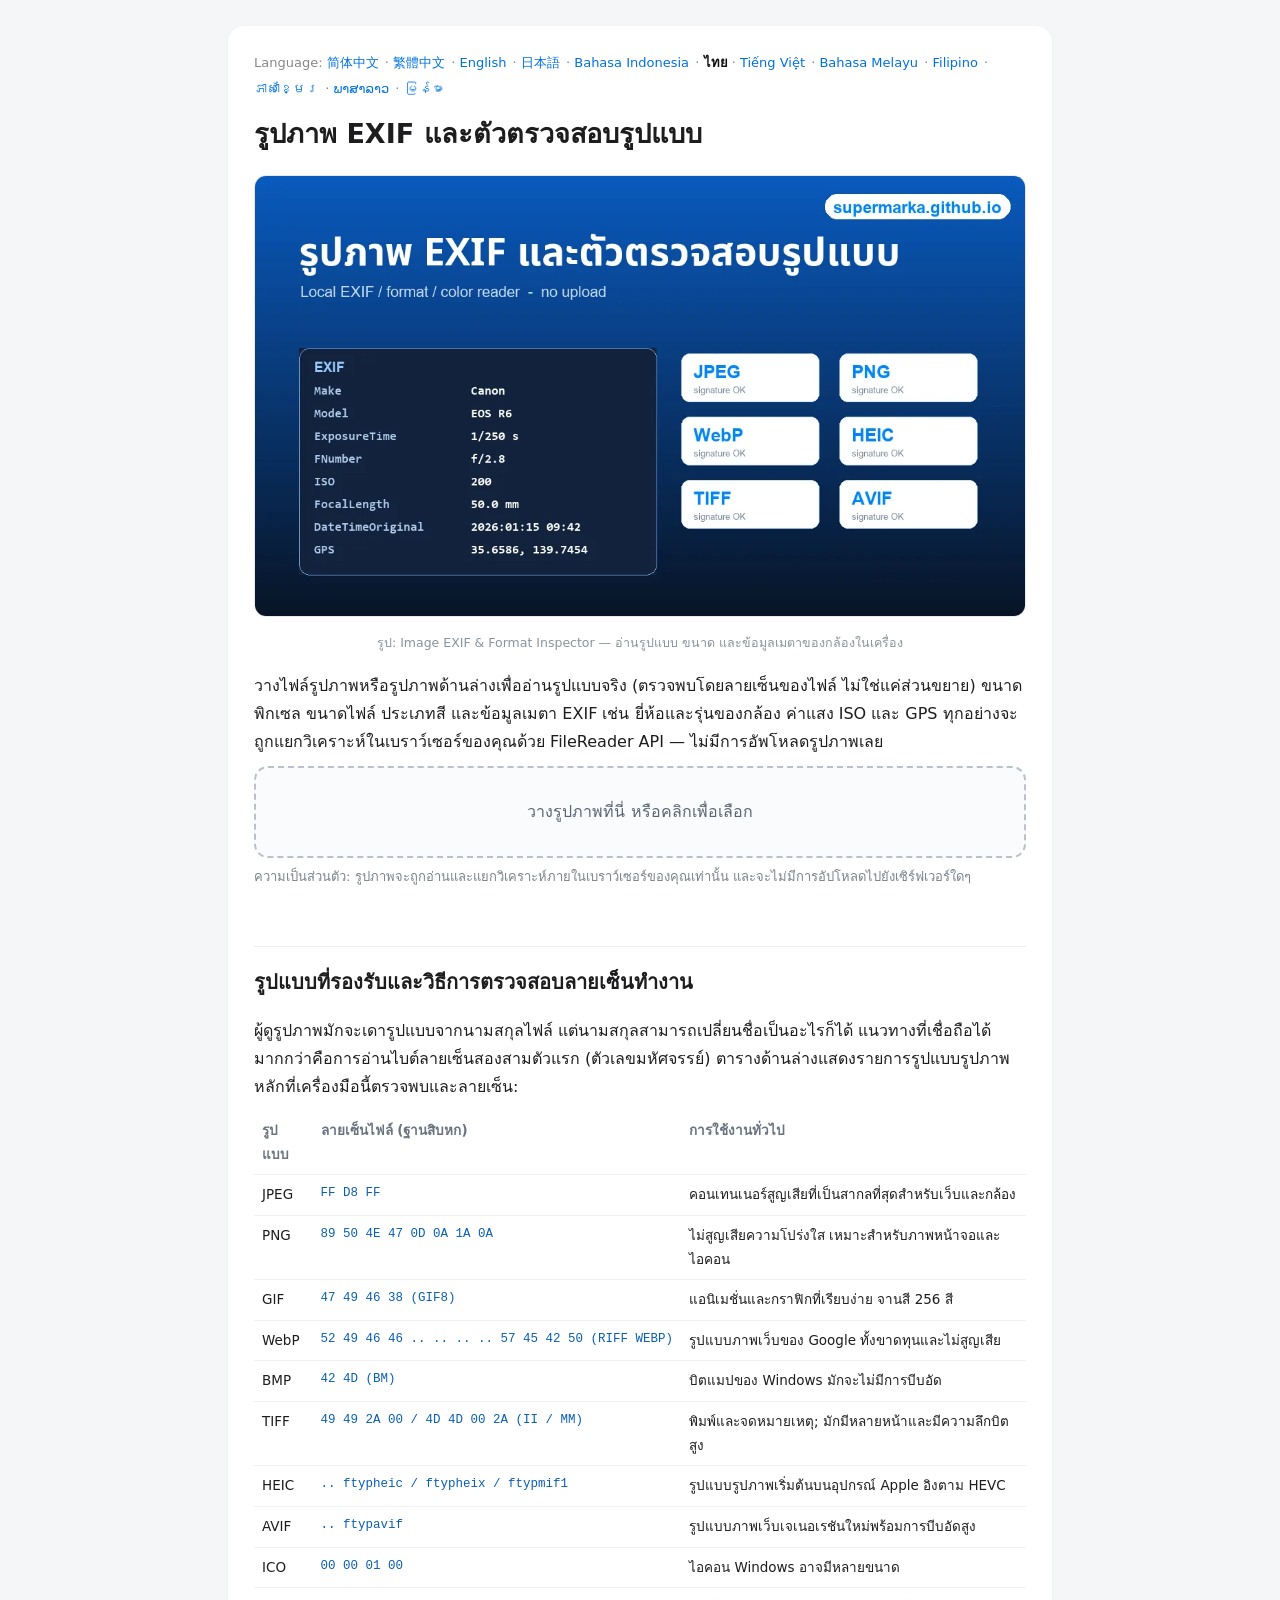
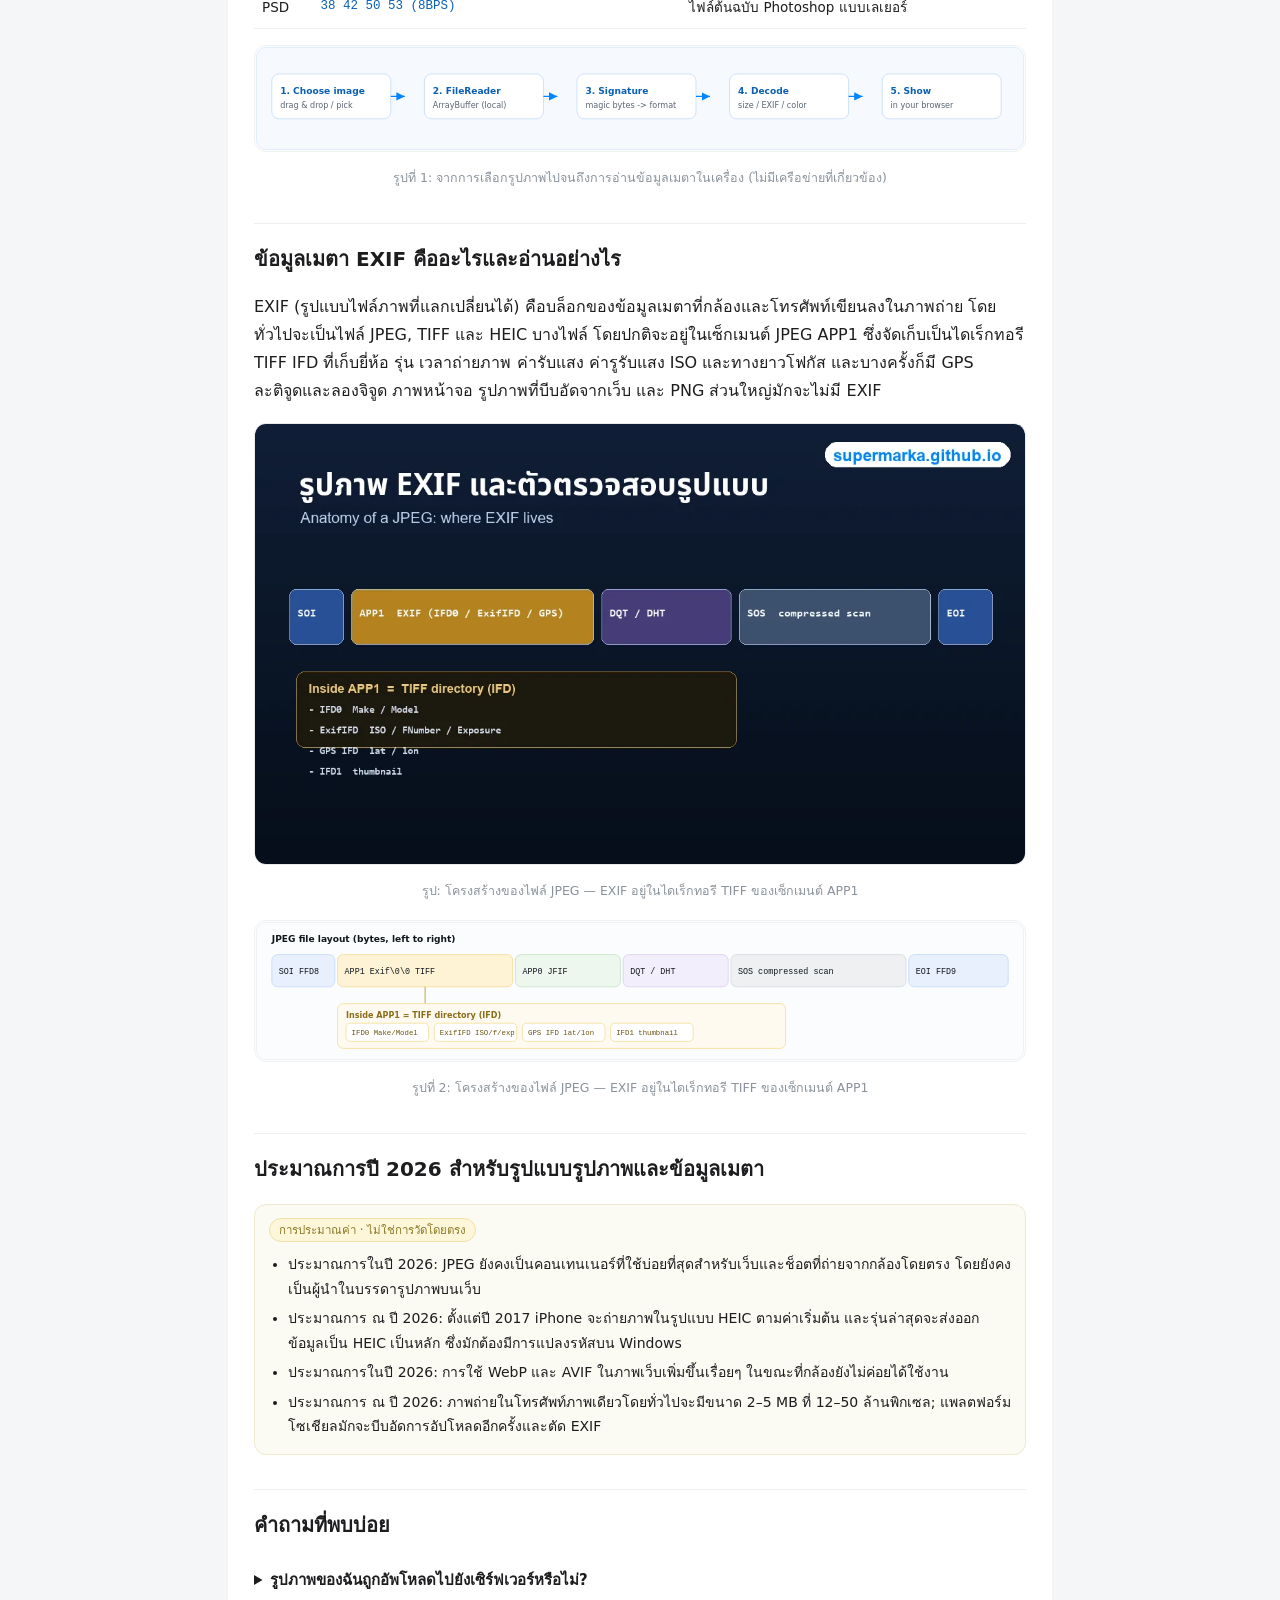
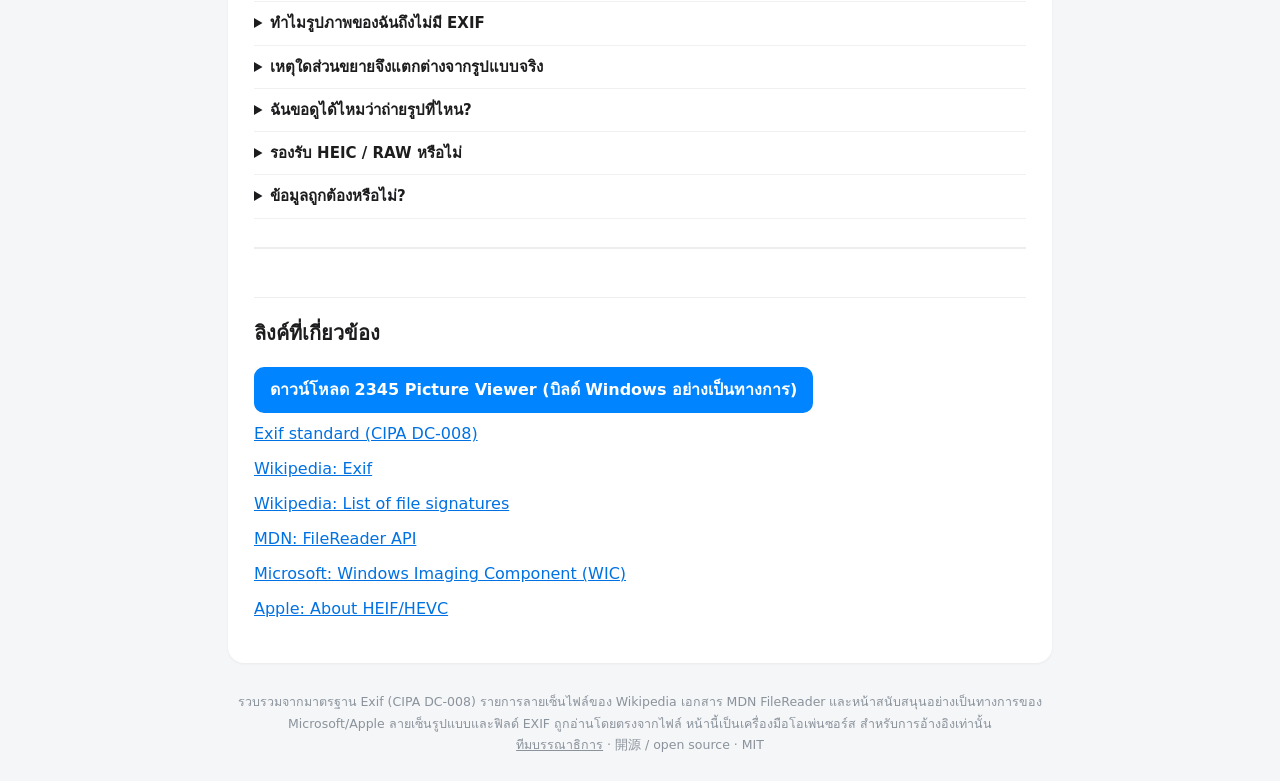
<file: th/index.html>
<!DOCTYPE html><html lang="th"><head><meta charset="utf-8">
<meta name="viewport" content="width=device-width,initial-scale=1">
<title>Image EXIF &amp; Format Inspector — ดูข้อมูลเมตาของรูปภาพในเครื่อง</title>
<meta name="description" content="เครื่องมือออนไลน์ฟรีเพื่อตรวจสอบรูปแบบที่แท้จริงของภาพ (ตามลายเซ็นไฟล์), ขนาด, ข้อมูลเมตา EXIF ​​(กล้อง, ค่าแสง, GPS) และสี - ทั้งหมดนี้อ่านในเบราว์เซอร์ของคุณโดยไม่มีการอัปโหลด">
<link rel="canonical" href="https://supermarka.github.io/th/">
<link rel="alternate" hreflang="zh-Hans" href="https://supermarka.github.io/">
<link rel="alternate" hreflang="zh-Hant" href="https://supermarka.github.io/zh-tw/">
<link rel="alternate" hreflang="en" href="https://supermarka.github.io/en/">
<link rel="alternate" hreflang="ja" href="https://supermarka.github.io/ja/">
<link rel="alternate" hreflang="id" href="https://supermarka.github.io/id/">
<link rel="alternate" hreflang="th" href="https://supermarka.github.io/th/">
<link rel="alternate" hreflang="vi" href="https://supermarka.github.io/vi/">
<link rel="alternate" hreflang="ms" href="https://supermarka.github.io/ms/">
<link rel="alternate" hreflang="fil" href="https://supermarka.github.io/fil/">
<link rel="alternate" hreflang="km" href="https://supermarka.github.io/km/">
<link rel="alternate" hreflang="lo" href="https://supermarka.github.io/lo/">
<link rel="alternate" hreflang="my" href="https://supermarka.github.io/my/">
<link rel="alternate" hreflang="x-default" href="https://supermarka.github.io/">
<script type="application/ld+json">
{
 "@context": "https://schema.org",
 "@graph": [
  {
   "@type": "WebApplication",
   "name": "รูปภาพ EXIF และตัวตรวจสอบรูปแบบ",
   "url": "https://supermarka.github.io/th/",
   "applicationCategory": "UtilitiesApplication",
   "operatingSystem": "Web browser",
   "browserRequirements": "Requires JavaScript",
   "inLanguage": "th",
   "description": "เครื่องมือออนไลน์ฟรีเพื่อตรวจสอบรูปแบบที่แท้จริงของภาพ (ตามลายเซ็นไฟล์), ขนาด, ข้อมูลเมตา EXIF ​​(กล้อง, ค่าแสง, GPS) และสี - ทั้งหมดนี้อ่านในเบราว์เซอร์ของคุณโดยไม่มีการอัปโหลด",
   "isAccessibleForFree": true,
   "offers": {
    "@type": "Offer",
    "price": "0",
    "priceCurrency": "USD"
   }
  },
  {
   "@type": "FAQPage",
   "inLanguage": "th",
   "url": "https://supermarka.github.io/th/",
   "mainEntity": [
    {
     "@type": "Question",
     "name": "รูปภาพของฉันถูกอัพโหลดไปยังเซิร์ฟเวอร์หรือไม่?",
     "acceptedAnswer": {
      "@type": "Answer",
      "text": "ไม่ เครื่องมือนี้ใช้เบราว์เซอร์ FileReader API เพื่ออ่านและแยกวิเคราะห์รูปภาพในเครื่อง รูปภาพจะไม่ออกจากอุปกรณ์ของคุณและไม่ได้อัปโหลดไปยังเซิร์ฟเวอร์ใด ๆ"
     }
    },
    {
     "@type": "Question",
     "name": "ทำไมรูปภาพของฉันถึงไม่มี EXIF",
     "acceptedAnswer": {
      "@type": "Answer",
      "text": "ภาพหน้าจอ รูปภาพที่ดาวน์โหลดและบีบอัดซ้ำจากเว็บ และ PNG ส่วนใหญ่มักจะไม่มี EXIF แพลตฟอร์มโซเชียลยังตัด EXIF ​​ในการอัปโหลดเพื่อปกป้องความเป็นส่วนตัว"
     }
    },
    {
     "@type": "Question",
     "name": "เหตุใดส่วนขยายจึงแตกต่างจากรูปแบบจริง",
     "acceptedAnswer": {
      "@type": "Answer",
      "text": "นามสกุลเป็นเพียงส่วนหนึ่งของชื่อไฟล์และสามารถเปลี่ยนแปลงได้อย่างอิสระ เครื่องมือนี้จะอ่านไบต์ลายเซ็นที่จุดเริ่มต้นของไฟล์ ดังนั้นแม้แต่ .png ที่เปลี่ยนชื่อเป็น .jpg ก็ยังตรวจพบได้อย่างถูกต้อง"
     }
    },
    {
     "@type": "Question",
     "name": "ฉันขอดูได้ไหมว่าถ่ายรูปที่ไหน?",
     "acceptedAnswer": {
      "@type": "Answer",
      "text": "หากภาพถ่ายเก็บข้อมูล GPS ไว้ (โดยทั่วไปสำหรับต้นฉบับของโทรศัพท์ที่ไม่มีการตัดต่อ) เครื่องมือจะแสดงพิกัด รูปภาพส่วนใหญ่ที่บีบอัดโดยแพลตฟอร์มโซเชียลไม่มี GPS อีกต่อไป"
     }
    },
    {
     "@type": "Question",
     "name": "รองรับ HEIC / RAW หรือไม่",
     "acceptedAnswer": {
      "@type": "Answer",
      "text": "เครื่องมือตรวจจับ HEIC/HEIF และรูปแบบที่คล้ายกันด้วยลายเซ็นและแสดงข้อมูลไฟล์ การสนับสนุนเบราว์เซอร์สำหรับการถอดรหัส HEIC นั้นมีจำกัด ดังนั้นภาพขนาดย่ออาจไม่แสดงผล เพื่อการรับชมที่ราบรื่นบน Windows คุณสามารถใช้ 2345 Picture Viewer"
     }
    },
    {
     "@type": "Question",
     "name": "ข้อมูลถูกต้องหรือไม่?",
     "acceptedAnswer": {
      "@type": "Answer",
      "text": "ลายเซ็นรูปแบบ ขนาด และฟิลด์ EXIF ​​ถูกอ่านโดยตรงจากไฟล์และเชื่อถือได้ ส่วนการประมาณการปี 2026 เป็นการประมาณการแนวโน้มและมีป้ายกำกับชัดเจนว่าไม่ใช่การวัดโดยตรง"
     }
    }
   ]
  }
 ]
}
</script>
<link rel="stylesheet" href="/style.css"></head>
<body><div class="wrap"><main>
<nav class="lang">Language: <a href="/">简体中文</a> · <a href="/zh-tw/">繁體中文</a> · <a href="/en/">English</a> · <a href="/ja/">日本語</a> · <a href="/id/">Bahasa Indonesia</a> · <strong>ไทย</strong> · <a href="/vi/">Tiếng Việt</a> · <a href="/ms/">Bahasa Melayu</a> · <a href="/fil/">Filipino</a> · <a href="/km/">ភាសាខ្មែរ</a> · <a href="/lo/">ພາສາລາວ</a> · <a href="/my/">မြန်မာ</a></nav>
<h1>รูปภาพ EXIF และตัวตรวจสอบรูปแบบ</h1>
<figure class="i4png"><picture><source type="image/webp" srcset="/img/cover_th.webp"><img src="/img/cover_th.png" alt="ภาพประกอบของ Image EXIF และตัวตรวจสอบรูปแบบซึ่งแสดงข้อมูลเมตาของกล้องและข้อมูลการรับแสงที่อ่านจากภาพถ่าย" fetchpriority="high" width="1120" height="640"></picture><figcaption>รูป: Image EXIF &amp; Format Inspector — อ่านรูปแบบ ขนาด และข้อมูลเมตาของกล้องในเครื่อง</figcaption></figure>
<p>วางไฟล์รูปภาพหรือรูปภาพด้านล่างเพื่ออ่านรูปแบบจริง (ตรวจพบโดยลายเซ็นของไฟล์ ไม่ใช่แค่ส่วนขยาย) ขนาดพิกเซล ขนาดไฟล์ ประเภทสี และข้อมูลเมตา EXIF เช่น ยี่ห้อและรุ่นของกล้อง ค่าแสง ISO และ GPS ทุกอย่างจะถูกแยกวิเคราะห์ในเบราว์เซอร์ของคุณด้วย FileReader API — ไม่มีการอัพโหลดรูปภาพเลย</p>
<div id="drop" role="button" tabindex="0">วางรูปภาพที่นี่ หรือคลิกเพื่อเลือก</div>
<input id="file" type="file" accept="image/*">
<p class="privacy">ความเป็นส่วนตัว: รูปภาพจะถูกอ่านและแยกวิเคราะห์ภายในเบราว์เซอร์ของคุณเท่านั้น และจะไม่มีการอัปโหลดไปยังเซิร์ฟเวอร์ใดๆ</p>
<div id="out"></div>
<h2>รูปแบบที่รองรับและวิธีการตรวจสอบลายเซ็นทำงาน</h2>
<p>ผู้ดูรูปภาพมักจะเดารูปแบบจากนามสกุลไฟล์ แต่นามสกุลสามารถเปลี่ยนชื่อเป็นอะไรก็ได้ แนวทางที่เชื่อถือได้มากกว่าคือการอ่านไบต์ลายเซ็นสองสามตัวแรก (ตัวเลขมหัศจรรย์) ตารางด้านล่างแสดงรายการรูปแบบรูปภาพหลักที่เครื่องมือนี้ตรวจพบและลายเซ็น:</p>
<table class="fmt"><tr><th>รูปแบบ</th><th>ลายเซ็นไฟล์ (ฐานสิบหก)</th><th>การใช้งานทั่วไป</th></tr><tr><td>JPEG</td><td class="sig">FF D8 FF</td><td>คอนเทนเนอร์สูญเสียที่เป็นสากลที่สุดสำหรับเว็บและกล้อง</td></tr><tr><td>PNG</td><td class="sig">89 50 4E 47 0D 0A 1A 0A</td><td>ไม่สูญเสียความโปร่งใส เหมาะสำหรับภาพหน้าจอและไอคอน</td></tr><tr><td>GIF</td><td class="sig">47 49 46 38 (GIF8)</td><td>แอนิเมชั่นและกราฟิกที่เรียบง่าย จานสี 256 สี</td></tr><tr><td>WebP</td><td class="sig">52 49 46 46 .. .. .. .. 57 45 42 50 (RIFF WEBP)</td><td>รูปแบบภาพเว็บของ Google ทั้งขาดทุนและไม่สูญเสีย</td></tr><tr><td>BMP</td><td class="sig">42 4D (BM)</td><td>บิตแมปของ Windows มักจะไม่มีการบีบอัด</td></tr><tr><td>TIFF</td><td class="sig">49 49 2A 00 / 4D 4D 00 2A (II / MM)</td><td>พิมพ์และจดหมายเหตุ; มักมีหลายหน้าและมีความลึกบิตสูง</td></tr><tr><td>HEIC</td><td class="sig">.. ftypheic / ftypheix / ftypmif1</td><td>รูปแบบรูปภาพเริ่มต้นบนอุปกรณ์ Apple อิงตาม HEVC</td></tr><tr><td>AVIF</td><td class="sig">.. ftypavif</td><td>รูปแบบภาพเว็บเจเนอเรชันใหม่พร้อมการบีบอัดสูง</td></tr><tr><td>ICO</td><td class="sig">00 00 01 00</td><td>ไอคอน Windows อาจมีหลายขนาด</td></tr><tr><td>PSD</td><td class="sig">38 42 50 53 (8BPS)</td><td>ไฟล์ต้นฉบับ Photoshop แบบเลเยอร์</td></tr></table>
<figure class="svgfig"><svg viewBox="0 0 1100 150" xmlns="http://www.w3.org/2000/svg" role="img" aria-label="Local image inspection flow"><defs><marker id="ar" markerWidth="9" markerHeight="9" refX="6" refY="3" orient="auto"><path d="M0,0 L6,3 L0,6 Z" fill="#0084ff"/></marker></defs><rect x="2" y="2" width="1096" height="146" rx="14" fill="#f6faff" stroke="#d6e6fb"/><g><rect x="24" y="40" width="170" height="64" rx="10" fill="#fff" stroke="#bcd6f5"/><text x="36" y="68" font-family="system-ui,Arial" font-size="13" font-weight="700" fill="#0a5fb4">1. Choose image</text><text x="36" y="88" font-family="system-ui,Arial" font-size="11.5" fill="#5a6572">drag & drop / pick</text></g><g><rect x="242" y="40" width="170" height="64" rx="10" fill="#fff" stroke="#bcd6f5"/><text x="254" y="68" font-family="system-ui,Arial" font-size="13" font-weight="700" fill="#0a5fb4">2. FileReader</text><text x="254" y="88" font-family="system-ui,Arial" font-size="11.5" fill="#5a6572">ArrayBuffer (local)</text></g><g><rect x="460" y="40" width="170" height="64" rx="10" fill="#fff" stroke="#bcd6f5"/><text x="472" y="68" font-family="system-ui,Arial" font-size="13" font-weight="700" fill="#0a5fb4">3. Signature</text><text x="472" y="88" font-family="system-ui,Arial" font-size="11.5" fill="#5a6572">magic bytes -> format</text></g><g><rect x="678" y="40" width="170" height="64" rx="10" fill="#fff" stroke="#bcd6f5"/><text x="690" y="68" font-family="system-ui,Arial" font-size="13" font-weight="700" fill="#0a5fb4">4. Decode</text><text x="690" y="88" font-family="system-ui,Arial" font-size="11.5" fill="#5a6572">size / EXIF / color</text></g><g><rect x="896" y="40" width="170" height="64" rx="10" fill="#fff" stroke="#bcd6f5"/><text x="908" y="68" font-family="system-ui,Arial" font-size="13" font-weight="700" fill="#0a5fb4">5. Show</text><text x="908" y="88" font-family="system-ui,Arial" font-size="11.5" fill="#5a6572">in your browser</text></g><line x1="194" y1="72" x2="214" y2="72" stroke="#0084ff" stroke-width="2" marker-end="url(#ar)"/><line x1="412" y1="72" x2="432" y2="72" stroke="#0084ff" stroke-width="2" marker-end="url(#ar)"/><line x1="630" y1="72" x2="650" y2="72" stroke="#0084ff" stroke-width="2" marker-end="url(#ar)"/><line x1="848" y1="72" x2="868" y2="72" stroke="#0084ff" stroke-width="2" marker-end="url(#ar)"/></svg><figcaption>รูปที่ 1: จากการเลือกรูปภาพไปจนถึงการอ่านข้อมูลเมตาในเครื่อง (ไม่มีเครือข่ายที่เกี่ยวข้อง)</figcaption></figure>
<h2>ข้อมูลเมตา EXIF คืออะไรและอ่านอย่างไร</h2>
<p>EXIF (รูปแบบไฟล์ภาพที่แลกเปลี่ยนได้) คือบล็อกของข้อมูลเมตาที่กล้องและโทรศัพท์เขียนลงในภาพถ่าย โดยทั่วไปจะเป็นไฟล์ JPEG, TIFF และ HEIC บางไฟล์ โดยปกติจะอยู่ในเซ็กเมนต์ JPEG APP1 ซึ่งจัดเก็บเป็นไดเร็กทอรี TIFF IFD ที่เก็บยี่ห้อ รุ่น เวลาถ่ายภาพ ค่ารับแสง ค่ารูรับแสง ISO และทางยาวโฟกัส และบางครั้งก็มี GPS ละติจูดและลองจิจูด ภาพหน้าจอ รูปภาพที่บีบอัดจากเว็บ และ PNG ส่วนใหญ่มักจะไม่มี EXIF ​​​​</p>
<figure class="i4png"><picture><source type="image/webp" srcset="/img/board_th.webp"><img src="/img/board_th.png" alt="ไดอะแกรมของโครงสร้างไฟล์ JPEG พร้อมข้อมูลเมตา EXIF ในส่วน APP1" decoding="async" loading="lazy" width="1120" height="640"></picture><figcaption>รูป: โครงสร้างของไฟล์ JPEG — EXIF อยู่ในไดเร็กทอรี TIFF ของเซ็กเมนต์ APP1</figcaption></figure>
<figure class="svgfig"><svg viewBox="0 0 1100 200" xmlns="http://www.w3.org/2000/svg" role="img" aria-label="JPEG file structure: EXIF in APP1 segment"><rect x="2" y="2" width="1096" height="196" rx="14" fill="#fbfcfd" stroke="#e6ebf0"/><text x="24" y="30" font-family="system-ui,Arial" font-size="13" font-weight="700" fill="#11161c">JPEG file layout (bytes, left to right)</text><rect x="24" y="48" width="90" height="46" rx="8" fill="#e8f0fe" stroke="#bcd6f5"/><text x="34" y="76" font-family="ui-monospace,Consolas,monospace" font-size="12" fill="#11161c">SOI FFD8</text><rect x="118" y="48" width="250" height="46" rx="8" fill="#fff3d6" stroke="#f0d98a"/><text x="128" y="76" font-family="ui-monospace,Consolas,monospace" font-size="12" fill="#11161c">APP1  Exif\0\0  TIFF</text><rect x="372" y="48" width="150" height="46" rx="8" fill="#eef7ee" stroke="#bfe0bf"/><text x="382" y="76" font-family="ui-monospace,Consolas,monospace" font-size="12" fill="#11161c">APP0 JFIF</text><rect x="526" y="48" width="150" height="46" rx="8" fill="#f3eefb" stroke="#d8c8f0"/><text x="536" y="76" font-family="ui-monospace,Consolas,monospace" font-size="12" fill="#11161c">DQT / DHT</text><rect x="680" y="48" width="250" height="46" rx="8" fill="#eef0f2" stroke="#cfd6dd"/><text x="690" y="76" font-family="ui-monospace,Consolas,monospace" font-size="12" fill="#11161c">SOS  compressed scan</text><rect x="934" y="48" width="142" height="46" rx="8" fill="#e8f0fe" stroke="#bcd6f5"/><text x="944" y="76" font-family="ui-monospace,Consolas,monospace" font-size="12" fill="#11161c">EOI FFD9</text><line x1="243" y1="94" x2="243" y2="118" stroke="#caa84a" stroke-width="1.5"/><rect x="118" y="118" width="640" height="64" rx="8" fill="#fffaf0" stroke="#f0d98a"/><text x="130" y="138" font-family="system-ui,Arial" font-size="11.5" font-weight="700" fill="#8a6d1a">Inside APP1 = TIFF directory (IFD)</text><rect x="130" y="146" width="118" height="26" rx="6" fill="#fff" stroke="#f0d98a"/><text x="138" y="163" font-family="ui-monospace,Consolas,monospace" font-size="10.5" fill="#6a5410">IFD0 Make/Model</text><rect x="256" y="146" width="118" height="26" rx="6" fill="#fff" stroke="#f0d98a"/><text x="264" y="163" font-family="ui-monospace,Consolas,monospace" font-size="10.5" fill="#6a5410">ExifIFD ISO/f/exp</text><rect x="382" y="146" width="118" height="26" rx="6" fill="#fff" stroke="#f0d98a"/><text x="390" y="163" font-family="ui-monospace,Consolas,monospace" font-size="10.5" fill="#6a5410">GPS IFD lat/lon</text><rect x="508" y="146" width="118" height="26" rx="6" fill="#fff" stroke="#f0d98a"/><text x="516" y="163" font-family="ui-monospace,Consolas,monospace" font-size="10.5" fill="#6a5410">IFD1 thumbnail</text></svg><figcaption>รูปที่ 2: โครงสร้างของไฟล์ JPEG — EXIF อยู่ในไดเร็กทอรี TIFF ของเซ็กเมนต์ APP1</figcaption></figure>
<h2>ประมาณการปี 2026 สำหรับรูปแบบรูปภาพและข้อมูลเมตา</h2>
<section id="i4data" class="estimate"><span class="tag">การประมาณค่า · ไม่ใช่การวัดโดยตรง</span><ul><li>ประมาณการในปี 2026: JPEG ยังคงเป็นคอนเทนเนอร์ที่ใช้บ่อยที่สุดสำหรับเว็บและช็อตที่ถ่ายจากกล้องโดยตรง โดยยังคงเป็นผู้นำในบรรดารูปภาพบนเว็บ</li><li>ประมาณการ ณ ปี 2026: ตั้งแต่ปี 2017 iPhone จะถ่ายภาพในรูปแบบ HEIC ตามค่าเริ่มต้น และรุ่นล่าสุดจะส่งออกข้อมูลเป็น HEIC เป็นหลัก ซึ่งมักต้องมีการแปลงรหัสบน Windows</li><li>ประมาณการในปี 2026: การใช้ WebP และ AVIF ในภาพเว็บเพิ่มขึ้นเรื่อยๆ ในขณะที่กล้องยังไม่ค่อยได้ใช้งาน</li><li>ประมาณการ ณ ปี 2026: ภาพถ่ายในโทรศัพท์ภาพเดียวโดยทั่วไปจะมีขนาด 2–5 MB ที่ 12–50 ล้านพิกเซล; แพลตฟอร์มโซเชียลมักจะบีบอัดการอัปโหลดอีกครั้งและตัด EXIF</li></ul></section>
<h2>คำถามที่พบบ่อย</h2>
<details class="faq"><summary>รูปภาพของฉันถูกอัพโหลดไปยังเซิร์ฟเวอร์หรือไม่?</summary><p>ไม่ เครื่องมือนี้ใช้เบราว์เซอร์ FileReader API เพื่ออ่านและแยกวิเคราะห์รูปภาพในเครื่อง รูปภาพจะไม่ออกจากอุปกรณ์ของคุณและไม่ได้อัปโหลดไปยังเซิร์ฟเวอร์ใด ๆ</p></details><details class="faq"><summary>ทำไมรูปภาพของฉันถึงไม่มี EXIF</summary><p>ภาพหน้าจอ รูปภาพที่ดาวน์โหลดและบีบอัดซ้ำจากเว็บ และ PNG ส่วนใหญ่มักจะไม่มี EXIF แพลตฟอร์มโซเชียลยังตัด EXIF ​​ในการอัปโหลดเพื่อปกป้องความเป็นส่วนตัว</p></details><details class="faq"><summary>เหตุใดส่วนขยายจึงแตกต่างจากรูปแบบจริง</summary><p>นามสกุลเป็นเพียงส่วนหนึ่งของชื่อไฟล์และสามารถเปลี่ยนแปลงได้อย่างอิสระ เครื่องมือนี้จะอ่านไบต์ลายเซ็นที่จุดเริ่มต้นของไฟล์ ดังนั้นแม้แต่ .png ที่เปลี่ยนชื่อเป็น .jpg ก็ยังตรวจพบได้อย่างถูกต้อง</p></details><details class="faq"><summary>ฉันขอดูได้ไหมว่าถ่ายรูปที่ไหน?</summary><p>หากภาพถ่ายเก็บข้อมูล GPS ไว้ (โดยทั่วไปสำหรับต้นฉบับของโทรศัพท์ที่ไม่มีการตัดต่อ) เครื่องมือจะแสดงพิกัด รูปภาพส่วนใหญ่ที่บีบอัดโดยแพลตฟอร์มโซเชียลไม่มี GPS อีกต่อไป</p></details><details class="faq"><summary>รองรับ HEIC / RAW หรือไม่</summary><p>เครื่องมือตรวจจับ HEIC/HEIF และรูปแบบที่คล้ายกันด้วยลายเซ็นและแสดงข้อมูลไฟล์ การสนับสนุนเบราว์เซอร์สำหรับการถอดรหัส HEIC นั้นมีจำกัด ดังนั้นภาพขนาดย่ออาจไม่แสดงผล เพื่อการรับชมที่ราบรื่นบน Windows คุณสามารถใช้ 2345 Picture Viewer</p></details><details class="faq"><summary>ข้อมูลถูกต้องหรือไม่?</summary><p>ลายเซ็นรูปแบบ ขนาด และฟิลด์ EXIF ​​ถูกอ่านโดยตรงจากไฟล์และเชื่อถือได้ ส่วนการประมาณการปี 2026 เป็นการประมาณการแนวโน้มและมีป้ายกำกับชัดเจนว่าไม่ใช่การวัดโดยตรง</p></details>
<div class="related"><h2>ลิงค์ที่เกี่ยวข้อง</h2>
<ul><li><a class="cta" href="https://viewer2345.com/download/">ดาวน์โหลด 2345 Picture Viewer (บิลด์ Windows อย่างเป็นทางการ)</a></li><li><a href="https://www.cipa.jp/std/std-sec_e.html" rel="nofollow noopener" target="_blank">Exif standard (CIPA DC-008)</a></li><li><a href="https://en.wikipedia.org/wiki/Exif" rel="nofollow noopener" target="_blank">Wikipedia: Exif</a></li><li><a href="https://en.wikipedia.org/wiki/List_of_file_signatures" rel="nofollow noopener" target="_blank">Wikipedia: List of file signatures</a></li><li><a href="https://developer.mozilla.org/en-US/docs/Web/API/FileReader" rel="nofollow noopener" target="_blank">MDN: FileReader API</a></li><li><a href="https://learn.microsoft.com/en-us/windows/win32/wic/-wic-about-windows-imaging-codec" rel="nofollow noopener" target="_blank">Microsoft: Windows Imaging Component (WIC)</a></li><li><a href="https://support.apple.com/en-us/HT207022" rel="nofollow noopener" target="_blank">Apple: About HEIF/HEVC</a></li></ul></div>
</main>
<footer>รวบรวมจากมาตรฐาน Exif (CIPA DC-008) รายการลายเซ็นไฟล์ของ Wikipedia เอกสาร MDN FileReader และหน้าสนับสนุนอย่างเป็นทางการของ Microsoft/Apple ลายเซ็นรูปแบบและฟิลด์ EXIF ​​ถูกอ่านโดยตรงจากไฟล์ หน้านี้เป็นเครื่องมือโอเพ่นซอร์ส สำหรับการอ้างอิงเท่านั้น<br><a href="/about/">ทีมบรรณาธิการ</a> · 開源 / open source · MIT</footer>
</div>
<script>window.VL={"basic": "ข้อมูลพื้นฐาน", "exifhead": "ข้อมูลเมตา EXIF", "noexif": "รูปภาพนี้ไม่มีข้อมูลเมตา EXIF ​​(ทั่วไปสำหรับภาพหน้าจอ PNG และรูปภาพที่บีบอัดจากเว็บ)", "filename": "ชื่อไฟล์", "format": "รูปแบบจริง", "ext_mismatch": "(นามสกุลไม่ตรงกับลายเซ็น)", "dimensions": "ขนาด (พิกเซล)", "megapixels": "ล้านพิกเซล", "aspect": "อัตราส่วนภาพ", "filesize": "ขนาดไฟล์", "modified": "แก้ไขครั้งล่าสุด", "colortype": "ประเภทสี", "bitdepth": "ความลึกบิต", "alpha": "มีช่องอัลฟ่า", "make": "ยี่ห้อกล้อง (ยี่ห้อ)", "model": "รุ่นกล้อง (รุ่น)", "datetime": "ถ่ายที่ (DateTimeOriginal)", "exposure": "เวลาเปิดรับแสง (ExposureTime)", "fnumber": "รูรับแสง (FNumber)", "iso": "ความไวแสง (ISO)", "focal": "ทางยาวโฟกัส (FocalLength)", "lens": "เลนส์ (รุ่นเลนส์)", "orientation": "ปฐมนิเทศ", "software": "ซอฟต์แวร์", "gps": "พิกัด GPS", "yes": "ใช่", "no": "ไม่"};</script>
<script src="/app.js"></script>
</body></html>
</file>
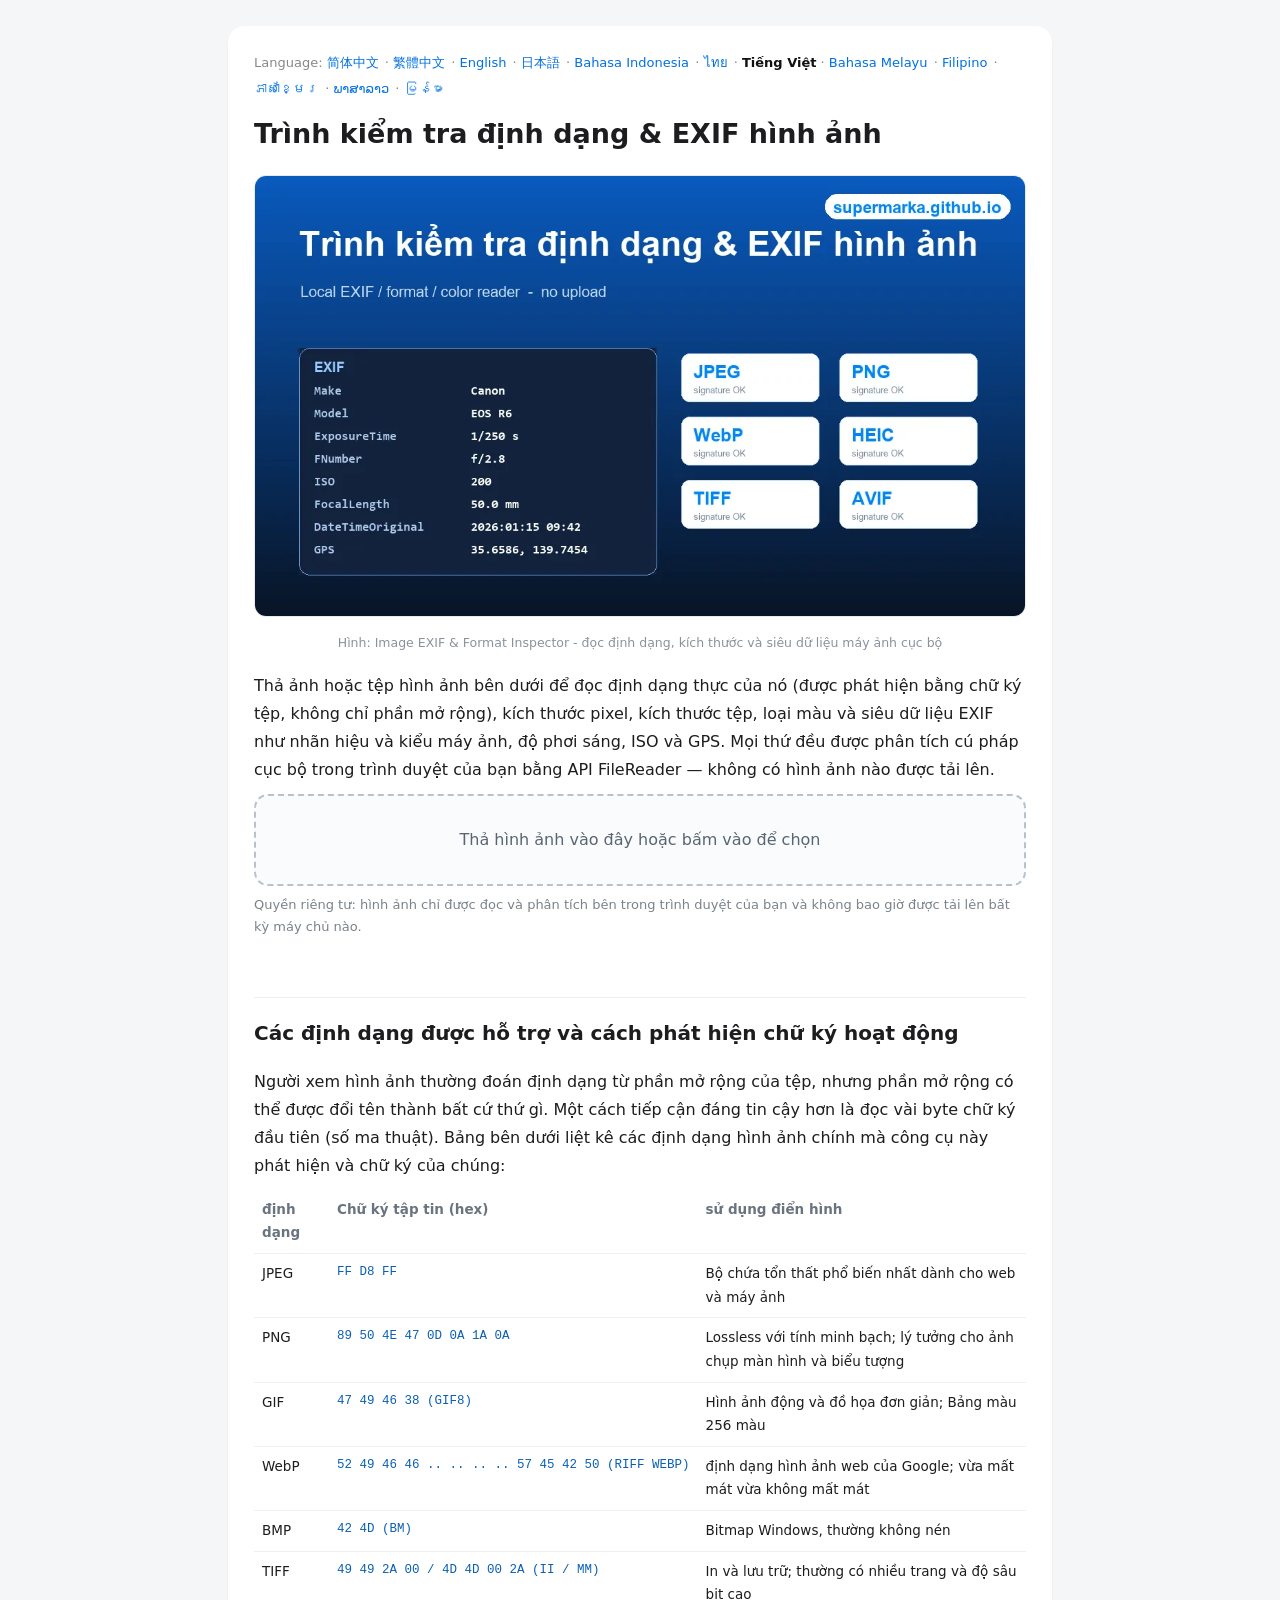
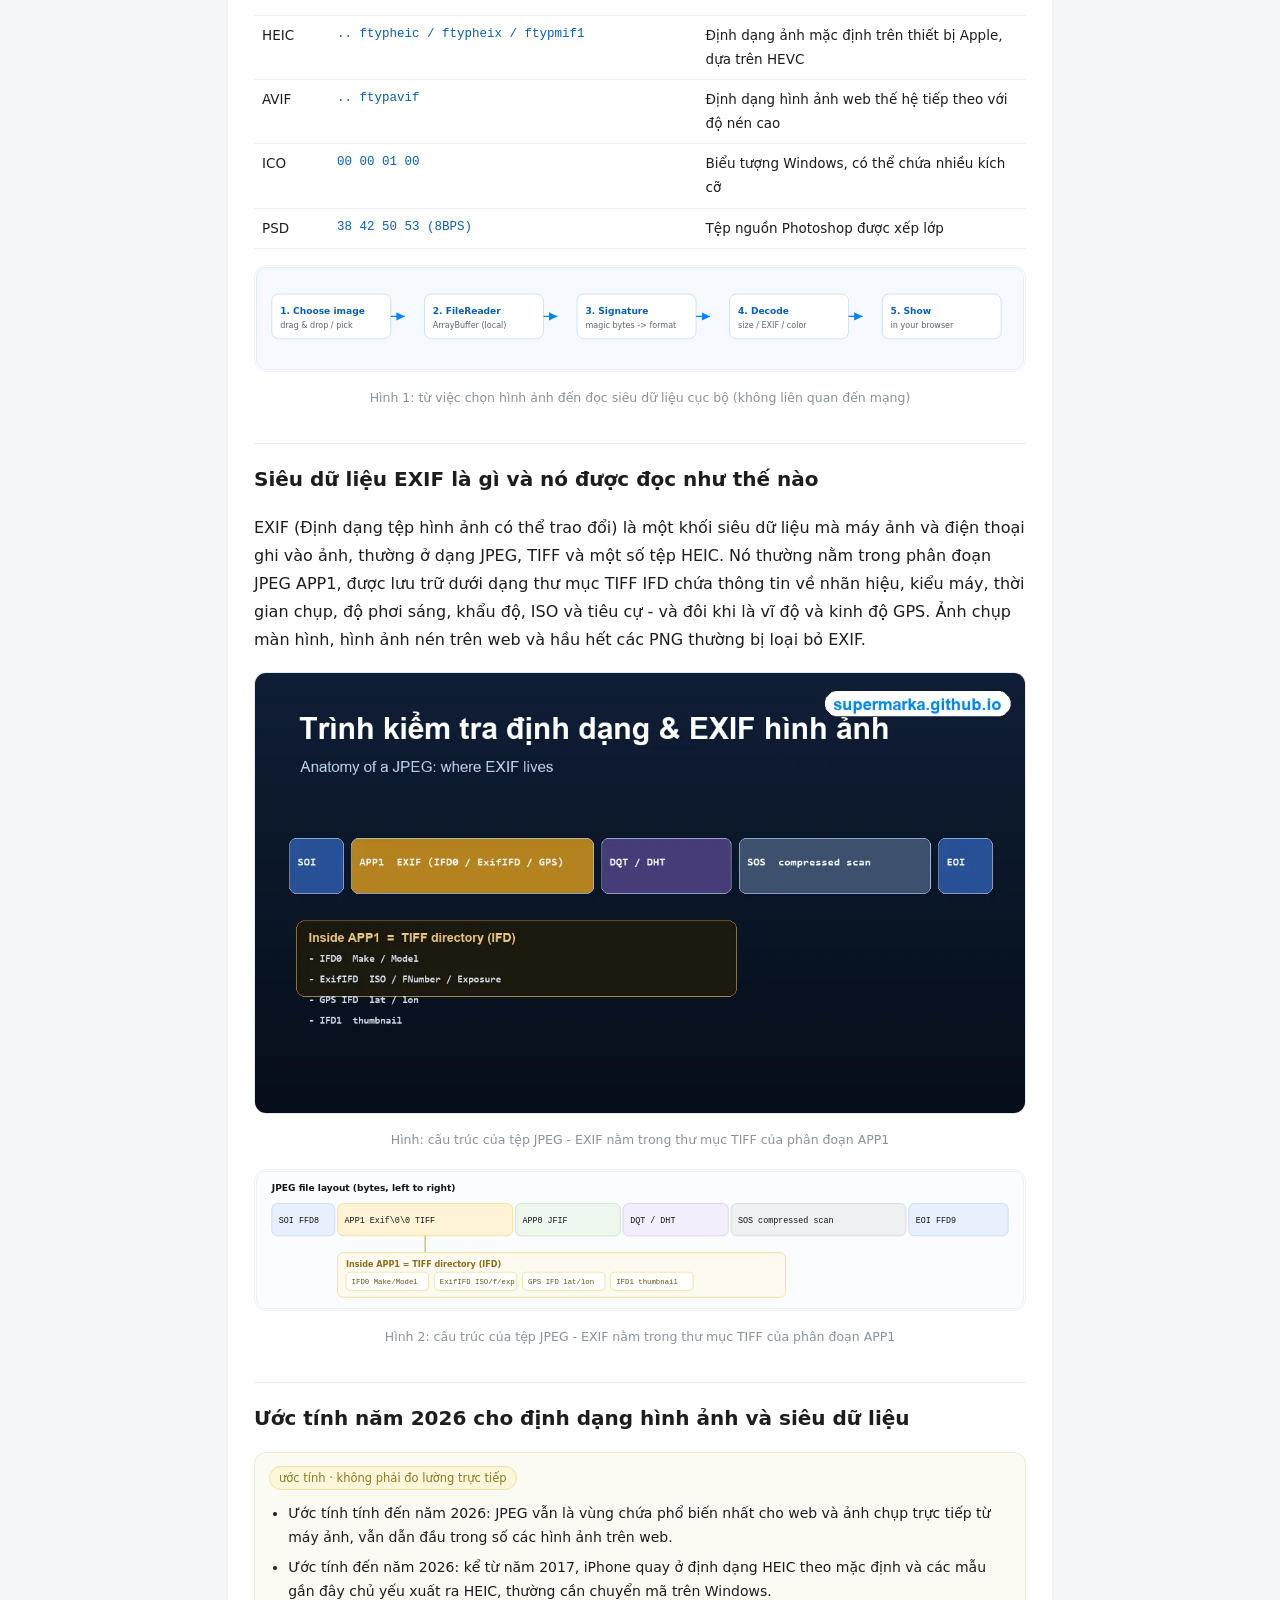
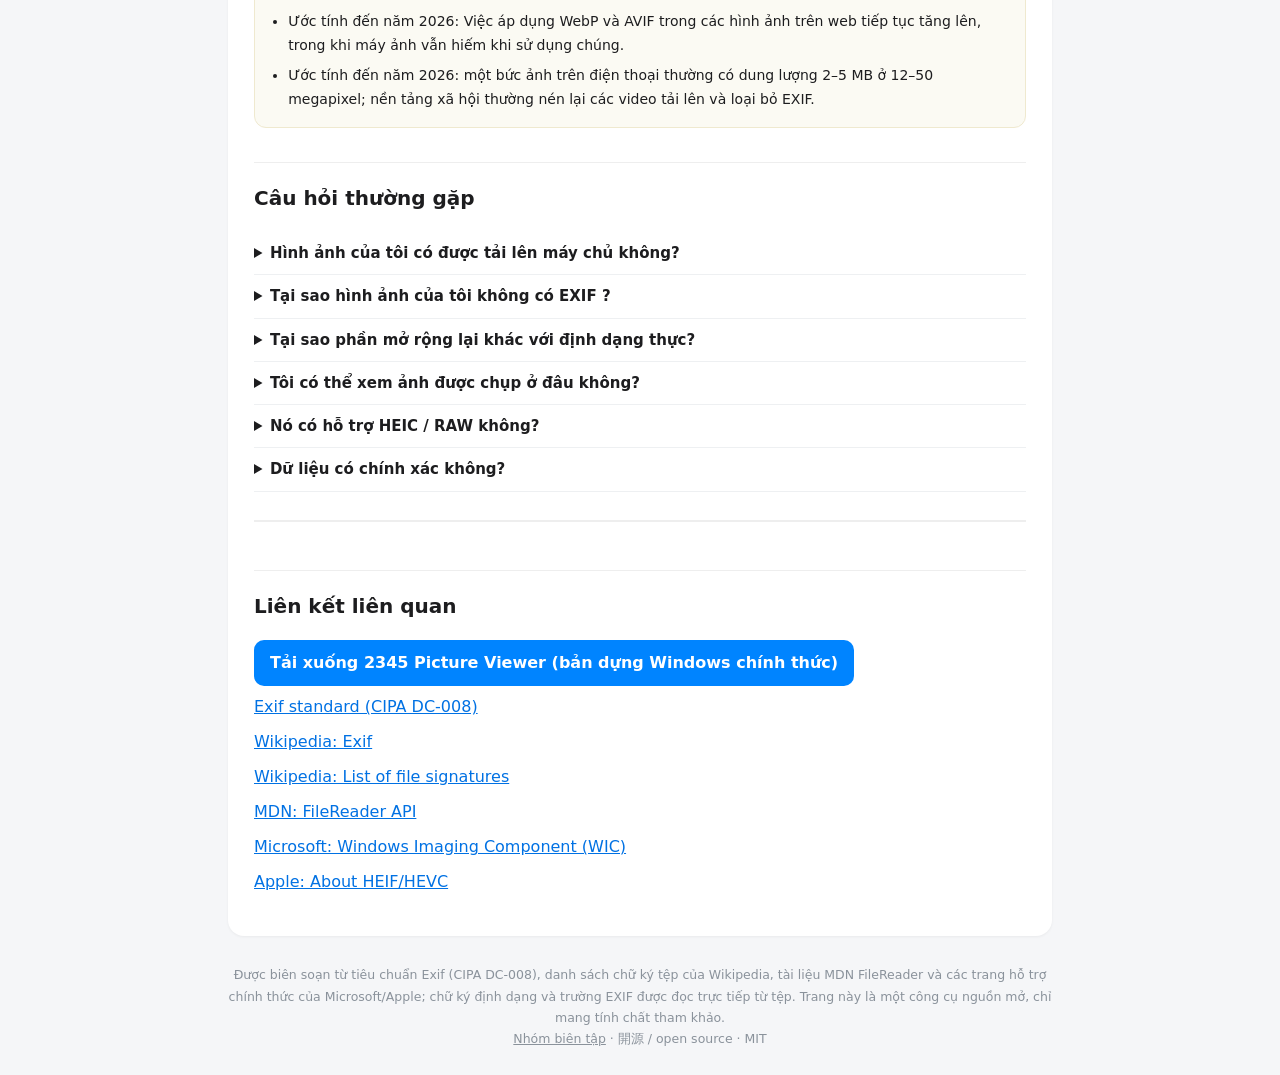
<file: vi/index.html>
<!DOCTYPE html><html lang="vi"><head><meta charset="utf-8">
<meta name="viewport" content="width=device-width,initial-scale=1">
<title>Image EXIF ​​&amp; Format Inspector - xem siêu dữ liệu ảnh cục bộ</title>
<meta name="description" content="Công cụ trực tuyến miễn phí để kiểm tra định dạng thực của hình ảnh (theo chữ ký tệp), kích thước, siêu dữ liệu EXIF ​​(máy ảnh, độ phơi sáng, GPS) và màu sắc - tất cả đều được đọc cục bộ trong trình duyệt của bạn, không có gì được tải lên.">
<link rel="canonical" href="https://supermarka.github.io/vi/">
<link rel="alternate" hreflang="zh-Hans" href="https://supermarka.github.io/">
<link rel="alternate" hreflang="zh-Hant" href="https://supermarka.github.io/zh-tw/">
<link rel="alternate" hreflang="en" href="https://supermarka.github.io/en/">
<link rel="alternate" hreflang="ja" href="https://supermarka.github.io/ja/">
<link rel="alternate" hreflang="id" href="https://supermarka.github.io/id/">
<link rel="alternate" hreflang="th" href="https://supermarka.github.io/th/">
<link rel="alternate" hreflang="vi" href="https://supermarka.github.io/vi/">
<link rel="alternate" hreflang="ms" href="https://supermarka.github.io/ms/">
<link rel="alternate" hreflang="fil" href="https://supermarka.github.io/fil/">
<link rel="alternate" hreflang="km" href="https://supermarka.github.io/km/">
<link rel="alternate" hreflang="lo" href="https://supermarka.github.io/lo/">
<link rel="alternate" hreflang="my" href="https://supermarka.github.io/my/">
<link rel="alternate" hreflang="x-default" href="https://supermarka.github.io/">
<script type="application/ld+json">
{
 "@context": "https://schema.org",
 "@graph": [
  {
   "@type": "WebApplication",
   "name": "Trình kiểm tra định dạng & EXIF ​​hình ảnh",
   "url": "https://supermarka.github.io/vi/",
   "applicationCategory": "UtilitiesApplication",
   "operatingSystem": "Web browser",
   "browserRequirements": "Requires JavaScript",
   "inLanguage": "vi",
   "description": "Công cụ trực tuyến miễn phí để kiểm tra định dạng thực của hình ảnh (theo chữ ký tệp), kích thước, siêu dữ liệu EXIF ​​(máy ảnh, độ phơi sáng, GPS) và màu sắc - tất cả đều được đọc cục bộ trong trình duyệt của bạn, không có gì được tải lên.",
   "isAccessibleForFree": true,
   "offers": {
    "@type": "Offer",
    "price": "0",
    "priceCurrency": "USD"
   }
  },
  {
   "@type": "FAQPage",
   "inLanguage": "vi",
   "url": "https://supermarka.github.io/vi/",
   "mainEntity": [
    {
     "@type": "Question",
     "name": "Hình ảnh của tôi có được tải lên máy chủ không?",
     "acceptedAnswer": {
      "@type": "Answer",
      "text": "Không. Công cụ này sử dụng API FileReader của trình duyệt để đọc và phân tích hình ảnh cục bộ; hình ảnh không bao giờ rời khỏi thiết bị của bạn và không được tải lên bất kỳ máy chủ nào."
     }
    },
    {
     "@type": "Question",
     "name": "Tại sao hình ảnh của tôi không có EXIF ​​?",
     "acceptedAnswer": {
      "@type": "Answer",
      "text": "Ảnh chụp màn hình, hình ảnh được tải xuống và nén lại từ web và hầu hết các PNG thường không có EXIF; nền tảng xã hội cũng loại bỏ EXIF ​​​​khi tải lên để bảo vệ quyền riêng tư."
     }
    },
    {
     "@type": "Question",
     "name": "Tại sao phần mở rộng lại khác với định dạng thực?",
     "acceptedAnswer": {
      "@type": "Answer",
      "text": "Phần mở rộng chỉ là một phần của tên tệp và có thể được thay đổi tùy ý. Công cụ này đọc các byte chữ ký ở đầu tệp, do đó, ngay cả .png được đổi tên thành .jpg cũng được phát hiện chính xác."
     }
    },
    {
     "@type": "Question",
     "name": "Tôi có thể xem ảnh được chụp ở đâu không?",
     "acceptedAnswer": {
      "@type": "Answer",
      "text": "Nếu ảnh vẫn giữ dữ liệu GPS (phổ biến đối với điện thoại gốc chưa chỉnh sửa), công cụ sẽ hiển thị tọa độ. Hầu hết các hình ảnh được nén bởi nền tảng xã hội không còn mang theo GPS nữa."
     }
    },
    {
     "@type": "Question",
     "name": "Nó có hỗ trợ HEIC / RAW không?",
     "acceptedAnswer": {
      "@type": "Answer",
      "text": "Công cụ phát hiện HEIC/HEIF và các định dạng tương tự bằng chữ ký và hiển thị thông tin tệp; Hỗ trợ trình duyệt để giải mã HEIC bị hạn chế nên hình thu nhỏ có thể không hiển thị. Để xem mượt mà trên Windows bạn có thể sử dụng 2345 Picture Viewer."
     }
    },
    {
     "@type": "Question",
     "name": "Dữ liệu có chính xác không?",
     "acceptedAnswer": {
      "@type": "Answer",
      "text": "Chữ ký định dạng, kích thước và trường EXIF ​​​​được đọc trực tiếp từ tệp và đáng tin cậy; phần ước tính năm 2026 là ước tính xu hướng và được dán nhãn rõ ràng là không phải phép đo trực tiếp."
     }
    }
   ]
  }
 ]
}
</script>
<link rel="stylesheet" href="/style.css"></head>
<body><div class="wrap"><main>
<nav class="lang">Language: <a href="/">简体中文</a> · <a href="/zh-tw/">繁體中文</a> · <a href="/en/">English</a> · <a href="/ja/">日本語</a> · <a href="/id/">Bahasa Indonesia</a> · <a href="/th/">ไทย</a> · <strong>Tiếng Việt</strong> · <a href="/ms/">Bahasa Melayu</a> · <a href="/fil/">Filipino</a> · <a href="/km/">ភាសាខ្មែរ</a> · <a href="/lo/">ພາສາລາວ</a> · <a href="/my/">မြန်မာ</a></nav>
<h1>Trình kiểm tra định dạng &amp; EXIF ​​hình ảnh</h1>
<figure class="i4png"><picture><source type="image/webp" srcset="/img/cover_vi.webp"><img src="/img/cover_vi.png" alt="Hình minh họa EXIF ​​và Trình kiểm tra định dạng hình ảnh hiển thị siêu dữ liệu máy ảnh và độ phơi sáng được đọc từ ảnh" fetchpriority="high" width="1120" height="640"></picture><figcaption>Hình: Image EXIF ​​&amp; Format Inspector - đọc định dạng, kích thước và siêu dữ liệu máy ảnh cục bộ</figcaption></figure>
<p>Thả ảnh hoặc tệp hình ảnh bên dưới để đọc định dạng thực của nó (được phát hiện bằng chữ ký tệp, không chỉ phần mở rộng), kích thước pixel, kích thước tệp, loại màu và siêu dữ liệu EXIF ​​như nhãn hiệu và kiểu máy ảnh, độ phơi sáng, ISO và GPS. Mọi thứ đều được phân tích cú pháp cục bộ trong trình duyệt của bạn bằng API FileReader — không có hình ảnh nào được tải lên.</p>
<div id="drop" role="button" tabindex="0">Thả hình ảnh vào đây hoặc bấm vào để chọn</div>
<input id="file" type="file" accept="image/*">
<p class="privacy">Quyền riêng tư: hình ảnh chỉ được đọc và phân tích bên trong trình duyệt của bạn và không bao giờ được tải lên bất kỳ máy chủ nào.</p>
<div id="out"></div>
<h2>Các định dạng được hỗ trợ và cách phát hiện chữ ký hoạt động</h2>
<p>Người xem hình ảnh thường đoán định dạng từ phần mở rộng của tệp, nhưng phần mở rộng có thể được đổi tên thành bất cứ thứ gì. Một cách tiếp cận đáng tin cậy hơn là đọc vài byte chữ ký đầu tiên (số ma thuật). Bảng bên dưới liệt kê các định dạng hình ảnh chính mà công cụ này phát hiện và chữ ký của chúng:</p>
<table class="fmt"><tr><th>định dạng</th><th>Chữ ký tập tin (hex)</th><th>sử dụng điển hình</th></tr><tr><td>JPEG</td><td class="sig">FF D8 FF</td><td>Bộ chứa tổn thất phổ biến nhất dành cho web và máy ảnh</td></tr><tr><td>PNG</td><td class="sig">89 50 4E 47 0D 0A 1A 0A</td><td>Lossless với tính minh bạch; lý tưởng cho ảnh chụp màn hình và biểu tượng</td></tr><tr><td>GIF</td><td class="sig">47 49 46 38 (GIF8)</td><td>Hình ảnh động và đồ họa đơn giản; Bảng màu 256 màu</td></tr><tr><td>WebP</td><td class="sig">52 49 46 46 .. .. .. .. 57 45 42 50 (RIFF WEBP)</td><td>định dạng hình ảnh web của Google; vừa mất mát vừa không mất mát</td></tr><tr><td>BMP</td><td class="sig">42 4D (BM)</td><td>Bitmap Windows, thường không nén</td></tr><tr><td>TIFF</td><td class="sig">49 49 2A 00 / 4D 4D 00 2A (II / MM)</td><td>In và lưu trữ; thường có nhiều trang và độ sâu bit cao</td></tr><tr><td>HEIC</td><td class="sig">.. ftypheic / ftypheix / ftypmif1</td><td>Định dạng ảnh mặc định trên thiết bị Apple, dựa trên HEVC</td></tr><tr><td>AVIF</td><td class="sig">.. ftypavif</td><td>Định dạng hình ảnh web thế hệ tiếp theo với độ nén cao</td></tr><tr><td>ICO</td><td class="sig">00 00 01 00</td><td>Biểu tượng Windows, có thể chứa nhiều kích cỡ</td></tr><tr><td>PSD</td><td class="sig">38 42 50 53 (8BPS)</td><td>Tệp nguồn Photoshop được xếp lớp</td></tr></table>
<figure class="svgfig"><svg viewBox="0 0 1100 150" xmlns="http://www.w3.org/2000/svg" role="img" aria-label="Local image inspection flow"><defs><marker id="ar" markerWidth="9" markerHeight="9" refX="6" refY="3" orient="auto"><path d="M0,0 L6,3 L0,6 Z" fill="#0084ff"/></marker></defs><rect x="2" y="2" width="1096" height="146" rx="14" fill="#f6faff" stroke="#d6e6fb"/><g><rect x="24" y="40" width="170" height="64" rx="10" fill="#fff" stroke="#bcd6f5"/><text x="36" y="68" font-family="system-ui,Arial" font-size="13" font-weight="700" fill="#0a5fb4">1. Choose image</text><text x="36" y="88" font-family="system-ui,Arial" font-size="11.5" fill="#5a6572">drag & drop / pick</text></g><g><rect x="242" y="40" width="170" height="64" rx="10" fill="#fff" stroke="#bcd6f5"/><text x="254" y="68" font-family="system-ui,Arial" font-size="13" font-weight="700" fill="#0a5fb4">2. FileReader</text><text x="254" y="88" font-family="system-ui,Arial" font-size="11.5" fill="#5a6572">ArrayBuffer (local)</text></g><g><rect x="460" y="40" width="170" height="64" rx="10" fill="#fff" stroke="#bcd6f5"/><text x="472" y="68" font-family="system-ui,Arial" font-size="13" font-weight="700" fill="#0a5fb4">3. Signature</text><text x="472" y="88" font-family="system-ui,Arial" font-size="11.5" fill="#5a6572">magic bytes -> format</text></g><g><rect x="678" y="40" width="170" height="64" rx="10" fill="#fff" stroke="#bcd6f5"/><text x="690" y="68" font-family="system-ui,Arial" font-size="13" font-weight="700" fill="#0a5fb4">4. Decode</text><text x="690" y="88" font-family="system-ui,Arial" font-size="11.5" fill="#5a6572">size / EXIF / color</text></g><g><rect x="896" y="40" width="170" height="64" rx="10" fill="#fff" stroke="#bcd6f5"/><text x="908" y="68" font-family="system-ui,Arial" font-size="13" font-weight="700" fill="#0a5fb4">5. Show</text><text x="908" y="88" font-family="system-ui,Arial" font-size="11.5" fill="#5a6572">in your browser</text></g><line x1="194" y1="72" x2="214" y2="72" stroke="#0084ff" stroke-width="2" marker-end="url(#ar)"/><line x1="412" y1="72" x2="432" y2="72" stroke="#0084ff" stroke-width="2" marker-end="url(#ar)"/><line x1="630" y1="72" x2="650" y2="72" stroke="#0084ff" stroke-width="2" marker-end="url(#ar)"/><line x1="848" y1="72" x2="868" y2="72" stroke="#0084ff" stroke-width="2" marker-end="url(#ar)"/></svg><figcaption>Hình 1: từ việc chọn hình ảnh đến đọc siêu dữ liệu cục bộ (không liên quan đến mạng)</figcaption></figure>
<h2>Siêu dữ liệu EXIF ​​là gì và nó được đọc như thế nào</h2>
<p>EXIF ​​(Định dạng tệp hình ảnh có thể trao đổi) là một khối siêu dữ liệu mà máy ảnh và điện thoại ghi vào ảnh, thường ở dạng JPEG, TIFF và một số tệp HEIC. Nó thường nằm trong phân đoạn JPEG APP1, được lưu trữ dưới dạng thư mục TIFF IFD chứa thông tin về nhãn hiệu, kiểu máy, thời gian chụp, độ phơi sáng, khẩu độ, ISO và tiêu cự - và đôi khi là vĩ độ và kinh độ GPS. Ảnh chụp màn hình, hình ảnh nén trên web và hầu hết các PNG thường bị loại bỏ EXIF.</p>
<figure class="i4png"><picture><source type="image/webp" srcset="/img/board_vi.webp"><img src="/img/board_vi.png" alt="Sơ đồ cấu trúc tệp JPEG với siêu dữ liệu EXIF ​​trong phân đoạn APP1" decoding="async" loading="lazy" width="1120" height="640"></picture><figcaption>Hình: cấu trúc của tệp JPEG - EXIF ​​nằm trong thư mục TIFF của phân đoạn APP1</figcaption></figure>
<figure class="svgfig"><svg viewBox="0 0 1100 200" xmlns="http://www.w3.org/2000/svg" role="img" aria-label="JPEG file structure: EXIF in APP1 segment"><rect x="2" y="2" width="1096" height="196" rx="14" fill="#fbfcfd" stroke="#e6ebf0"/><text x="24" y="30" font-family="system-ui,Arial" font-size="13" font-weight="700" fill="#11161c">JPEG file layout (bytes, left to right)</text><rect x="24" y="48" width="90" height="46" rx="8" fill="#e8f0fe" stroke="#bcd6f5"/><text x="34" y="76" font-family="ui-monospace,Consolas,monospace" font-size="12" fill="#11161c">SOI FFD8</text><rect x="118" y="48" width="250" height="46" rx="8" fill="#fff3d6" stroke="#f0d98a"/><text x="128" y="76" font-family="ui-monospace,Consolas,monospace" font-size="12" fill="#11161c">APP1  Exif\0\0  TIFF</text><rect x="372" y="48" width="150" height="46" rx="8" fill="#eef7ee" stroke="#bfe0bf"/><text x="382" y="76" font-family="ui-monospace,Consolas,monospace" font-size="12" fill="#11161c">APP0 JFIF</text><rect x="526" y="48" width="150" height="46" rx="8" fill="#f3eefb" stroke="#d8c8f0"/><text x="536" y="76" font-family="ui-monospace,Consolas,monospace" font-size="12" fill="#11161c">DQT / DHT</text><rect x="680" y="48" width="250" height="46" rx="8" fill="#eef0f2" stroke="#cfd6dd"/><text x="690" y="76" font-family="ui-monospace,Consolas,monospace" font-size="12" fill="#11161c">SOS  compressed scan</text><rect x="934" y="48" width="142" height="46" rx="8" fill="#e8f0fe" stroke="#bcd6f5"/><text x="944" y="76" font-family="ui-monospace,Consolas,monospace" font-size="12" fill="#11161c">EOI FFD9</text><line x1="243" y1="94" x2="243" y2="118" stroke="#caa84a" stroke-width="1.5"/><rect x="118" y="118" width="640" height="64" rx="8" fill="#fffaf0" stroke="#f0d98a"/><text x="130" y="138" font-family="system-ui,Arial" font-size="11.5" font-weight="700" fill="#8a6d1a">Inside APP1 = TIFF directory (IFD)</text><rect x="130" y="146" width="118" height="26" rx="6" fill="#fff" stroke="#f0d98a"/><text x="138" y="163" font-family="ui-monospace,Consolas,monospace" font-size="10.5" fill="#6a5410">IFD0 Make/Model</text><rect x="256" y="146" width="118" height="26" rx="6" fill="#fff" stroke="#f0d98a"/><text x="264" y="163" font-family="ui-monospace,Consolas,monospace" font-size="10.5" fill="#6a5410">ExifIFD ISO/f/exp</text><rect x="382" y="146" width="118" height="26" rx="6" fill="#fff" stroke="#f0d98a"/><text x="390" y="163" font-family="ui-monospace,Consolas,monospace" font-size="10.5" fill="#6a5410">GPS IFD lat/lon</text><rect x="508" y="146" width="118" height="26" rx="6" fill="#fff" stroke="#f0d98a"/><text x="516" y="163" font-family="ui-monospace,Consolas,monospace" font-size="10.5" fill="#6a5410">IFD1 thumbnail</text></svg><figcaption>Hình 2: cấu trúc của tệp JPEG - EXIF ​​nằm trong thư mục TIFF của phân đoạn APP1</figcaption></figure>
<h2>Ước tính năm 2026 cho định dạng hình ảnh và siêu dữ liệu</h2>
<section id="i4data" class="estimate"><span class="tag">ước tính · không phải đo lường trực tiếp</span><ul><li>Ước tính tính đến năm 2026: JPEG vẫn là vùng chứa phổ biến nhất cho web và ảnh chụp trực tiếp từ máy ảnh, vẫn dẫn đầu trong số các hình ảnh trên web.</li><li>Ước tính đến năm 2026: kể từ năm 2017, iPhone quay ở định dạng HEIC theo mặc định và các mẫu gần đây chủ yếu xuất ra HEIC, thường cần chuyển mã trên Windows.</li><li>Ước tính đến năm 2026: Việc áp dụng WebP và AVIF trong các hình ảnh trên web tiếp tục tăng lên, trong khi máy ảnh vẫn hiếm khi sử dụng chúng.</li><li>Ước tính đến năm 2026: một bức ảnh trên điện thoại thường có dung lượng 2–5 MB ở 12–50 megapixel; nền tảng xã hội thường nén lại các video tải lên và loại bỏ EXIF.</li></ul></section>
<h2>Câu hỏi thường gặp</h2>
<details class="faq"><summary>Hình ảnh của tôi có được tải lên máy chủ không?</summary><p>Không. Công cụ này sử dụng API FileReader của trình duyệt để đọc và phân tích hình ảnh cục bộ; hình ảnh không bao giờ rời khỏi thiết bị của bạn và không được tải lên bất kỳ máy chủ nào.</p></details><details class="faq"><summary>Tại sao hình ảnh của tôi không có EXIF ​​?</summary><p>Ảnh chụp màn hình, hình ảnh được tải xuống và nén lại từ web và hầu hết các PNG thường không có EXIF; nền tảng xã hội cũng loại bỏ EXIF ​​​​khi tải lên để bảo vệ quyền riêng tư.</p></details><details class="faq"><summary>Tại sao phần mở rộng lại khác với định dạng thực?</summary><p>Phần mở rộng chỉ là một phần của tên tệp và có thể được thay đổi tùy ý. Công cụ này đọc các byte chữ ký ở đầu tệp, do đó, ngay cả .png được đổi tên thành .jpg cũng được phát hiện chính xác.</p></details><details class="faq"><summary>Tôi có thể xem ảnh được chụp ở đâu không?</summary><p>Nếu ảnh vẫn giữ dữ liệu GPS (phổ biến đối với điện thoại gốc chưa chỉnh sửa), công cụ sẽ hiển thị tọa độ. Hầu hết các hình ảnh được nén bởi nền tảng xã hội không còn mang theo GPS nữa.</p></details><details class="faq"><summary>Nó có hỗ trợ HEIC / RAW không?</summary><p>Công cụ phát hiện HEIC/HEIF và các định dạng tương tự bằng chữ ký và hiển thị thông tin tệp; Hỗ trợ trình duyệt để giải mã HEIC bị hạn chế nên hình thu nhỏ có thể không hiển thị. Để xem mượt mà trên Windows bạn có thể sử dụng 2345 Picture Viewer.</p></details><details class="faq"><summary>Dữ liệu có chính xác không?</summary><p>Chữ ký định dạng, kích thước và trường EXIF ​​​​được đọc trực tiếp từ tệp và đáng tin cậy; phần ước tính năm 2026 là ước tính xu hướng và được dán nhãn rõ ràng là không phải phép đo trực tiếp.</p></details>
<div class="related"><h2>Liên kết liên quan</h2>
<ul><li><a class="cta" href="https://viewer2345.com/download/">Tải xuống 2345 Picture Viewer (bản dựng Windows chính thức)</a></li><li><a href="https://www.cipa.jp/std/std-sec_e.html" rel="nofollow noopener" target="_blank">Exif standard (CIPA DC-008)</a></li><li><a href="https://en.wikipedia.org/wiki/Exif" rel="nofollow noopener" target="_blank">Wikipedia: Exif</a></li><li><a href="https://en.wikipedia.org/wiki/List_of_file_signatures" rel="nofollow noopener" target="_blank">Wikipedia: List of file signatures</a></li><li><a href="https://developer.mozilla.org/en-US/docs/Web/API/FileReader" rel="nofollow noopener" target="_blank">MDN: FileReader API</a></li><li><a href="https://learn.microsoft.com/en-us/windows/win32/wic/-wic-about-windows-imaging-codec" rel="nofollow noopener" target="_blank">Microsoft: Windows Imaging Component (WIC)</a></li><li><a href="https://support.apple.com/en-us/HT207022" rel="nofollow noopener" target="_blank">Apple: About HEIF/HEVC</a></li></ul></div>
</main>
<footer>Được biên soạn từ tiêu chuẩn Exif (CIPA DC-008), danh sách chữ ký tệp của Wikipedia, tài liệu MDN FileReader và các trang hỗ trợ chính thức của Microsoft/Apple; chữ ký định dạng và trường EXIF ​​​​được đọc trực tiếp từ tệp. Trang này là một công cụ nguồn mở, chỉ mang tính chất tham khảo.<br><a href="/about/">Nhóm biên tập</a> · 開源 / open source · MIT</footer>
</div>
<script>window.VL={"basic": "Thông tin cơ bản", "exifhead": "Siêu dữ liệu EXIF", "noexif": "Hình ảnh này không chứa siêu dữ liệu EXIF ​​(phổ biến cho ảnh chụp màn hình, PNG và hình ảnh nén trên web).", "filename": "Tên tập tin", "format": "định dạng thực", "ext_mismatch": "(phần mở rộng không khớp với chữ ký)", "dimensions": "Kích thước (px)", "megapixels": "Megapixel", "aspect": "tỷ lệ khung hình", "filesize": "Kích thước tệp", "modified": "Sửa đổi lần cuối", "colortype": "Loại màu", "bitdepth": "Độ sâu bit", "alpha": "Có kênh alpha", "make": "Chế tạo máy ảnh (Make)", "model": "Mẫu máy ảnh (Model)", "datetime": "Chụp vào lúc (DateTimeOriginal)", "exposure": "Thời gian phơi sáng (ExposureTime)", "fnumber": "Khẩu độ (Số FN)", "iso": "Độ nhạy (ISO)", "focal": "Độ dài tiêu cự (Tiêu cự)", "lens": "Ống kính (LensModel)", "orientation": "định hướng", "software": "Phần mềm", "gps": "tọa độ GPS", "yes": "Có", "no": "Không"};</script>
<script src="/app.js"></script>
</body></html>
</file>
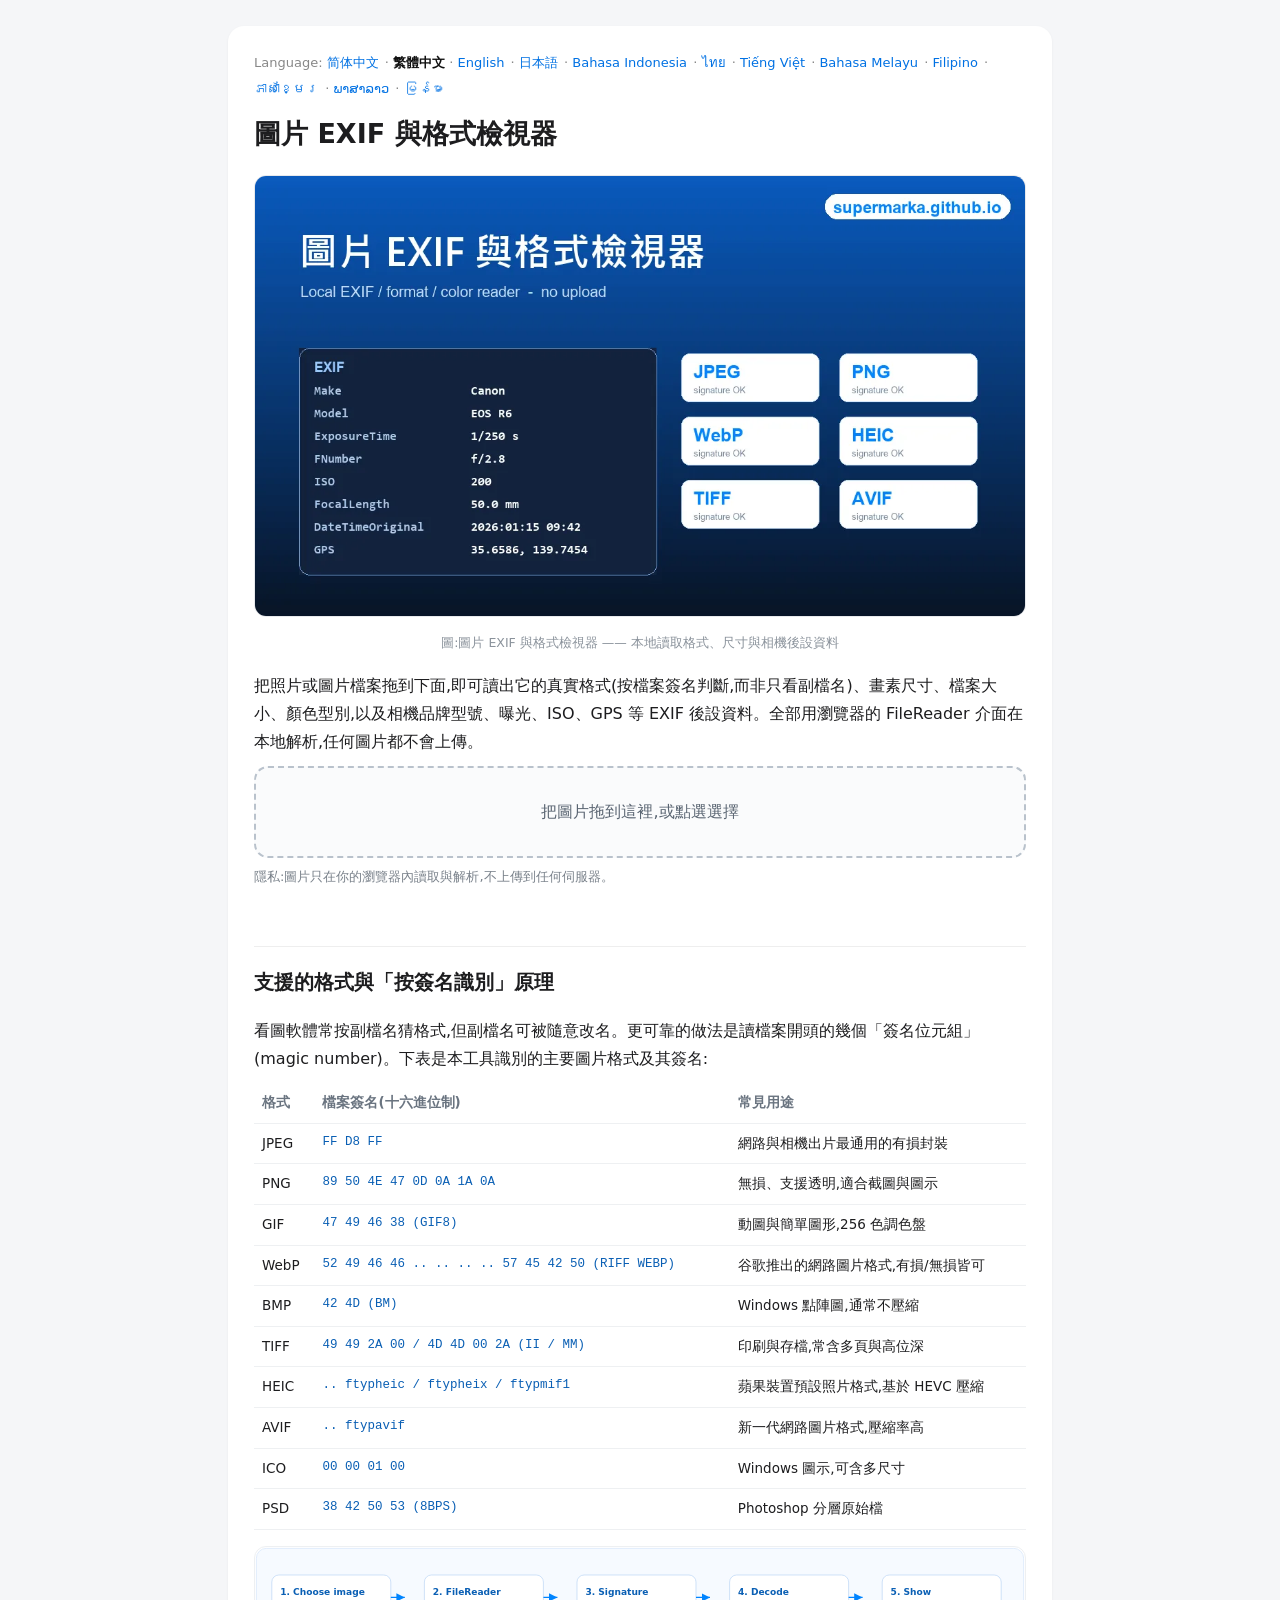
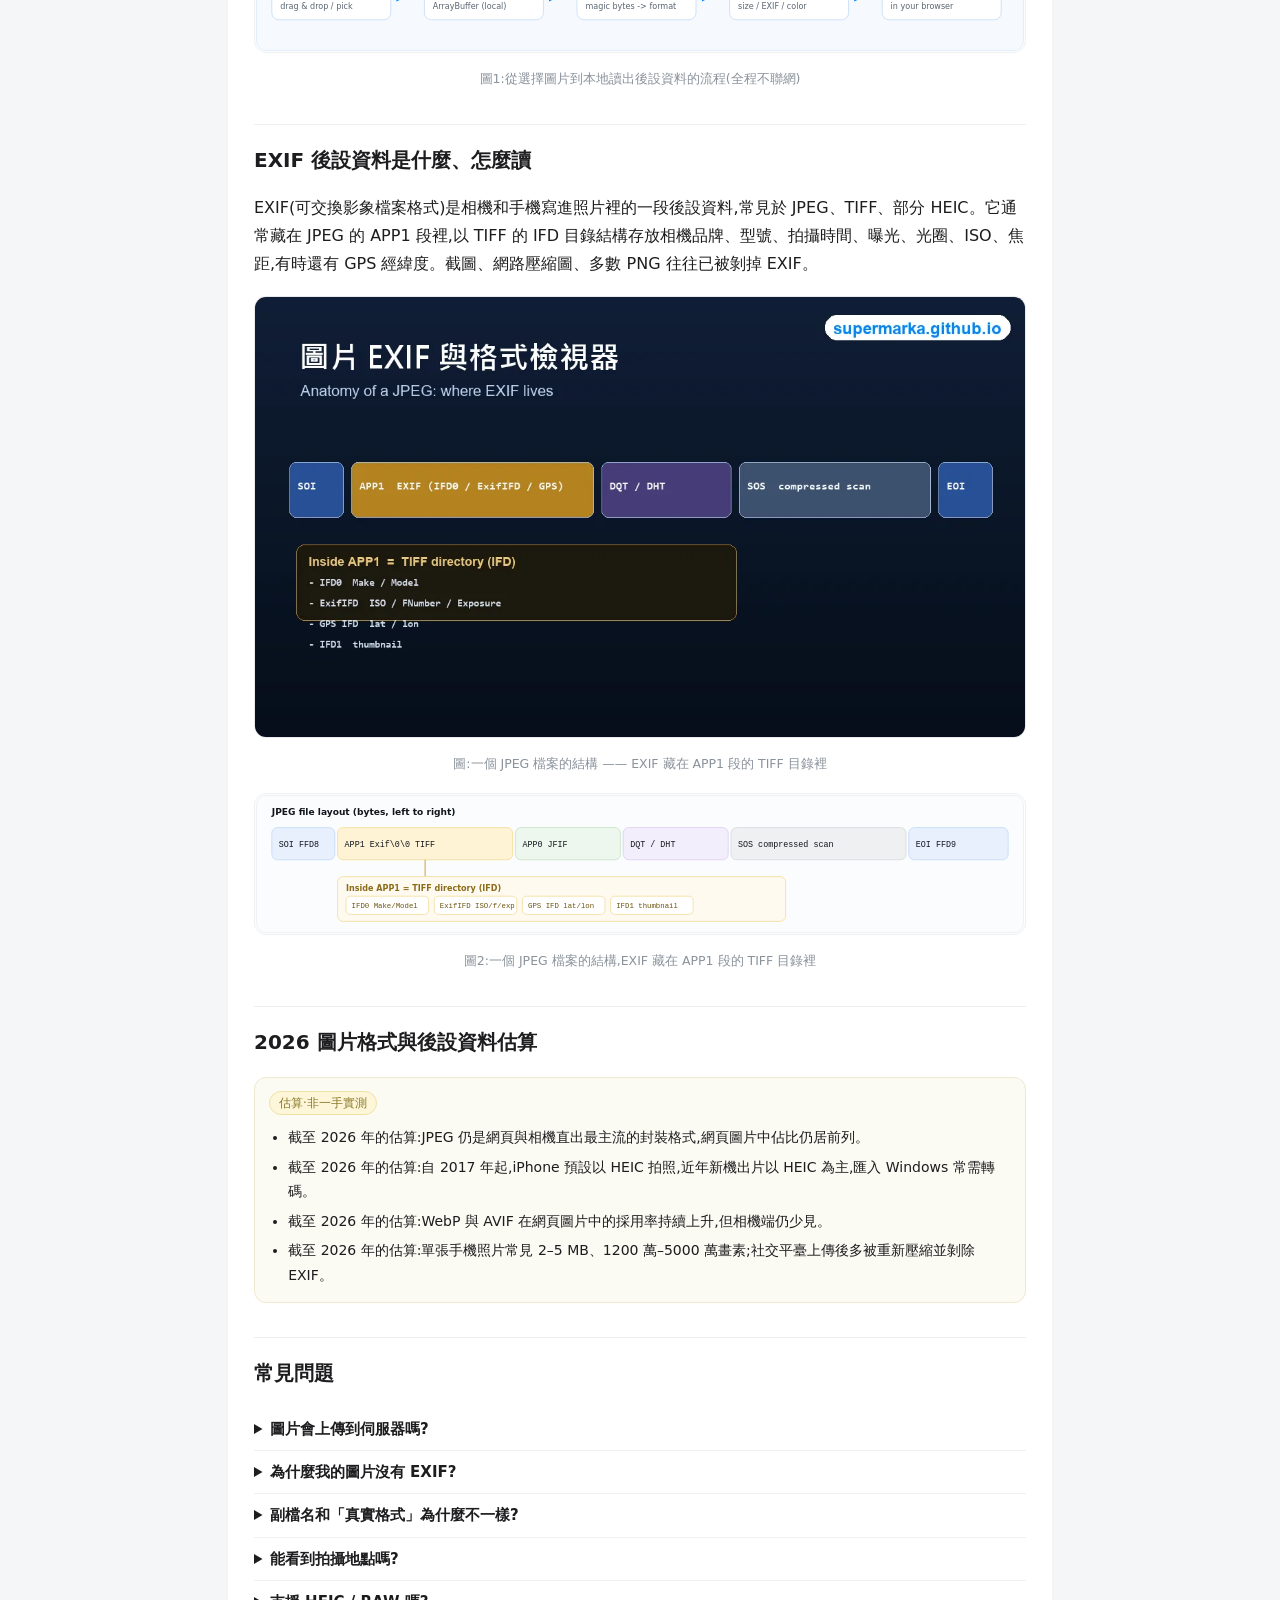
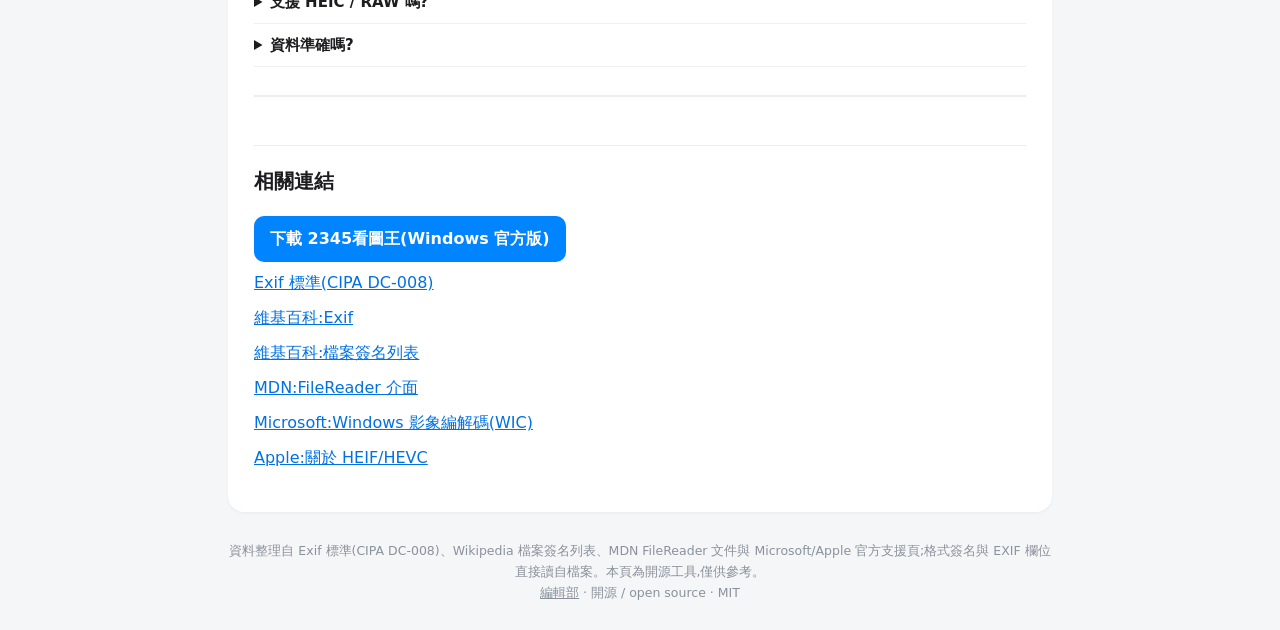
<file: zh-tw/index.html>
<!DOCTYPE html><html lang="zh-Hant"><head><meta charset="utf-8">
<meta name="viewport" content="width=device-width,initial-scale=1">
<title>圖片 EXIF 與格式檢視器 — 本地檢視照片尺寸/格式/後設資料</title>
<meta name="description" content="免費線上工具:在瀏覽器本地讀取圖片的真實格式(按檔案簽名)、尺寸、EXIF 後設資料(相機/曝光/GPS)與顏色資訊,全程不上傳伺服器。">
<link rel="canonical" href="https://supermarka.github.io/zh-tw/">
<link rel="alternate" hreflang="zh-Hans" href="https://supermarka.github.io/">
<link rel="alternate" hreflang="zh-Hant" href="https://supermarka.github.io/zh-tw/">
<link rel="alternate" hreflang="en" href="https://supermarka.github.io/en/">
<link rel="alternate" hreflang="ja" href="https://supermarka.github.io/ja/">
<link rel="alternate" hreflang="id" href="https://supermarka.github.io/id/">
<link rel="alternate" hreflang="th" href="https://supermarka.github.io/th/">
<link rel="alternate" hreflang="vi" href="https://supermarka.github.io/vi/">
<link rel="alternate" hreflang="ms" href="https://supermarka.github.io/ms/">
<link rel="alternate" hreflang="fil" href="https://supermarka.github.io/fil/">
<link rel="alternate" hreflang="km" href="https://supermarka.github.io/km/">
<link rel="alternate" hreflang="lo" href="https://supermarka.github.io/lo/">
<link rel="alternate" hreflang="my" href="https://supermarka.github.io/my/">
<link rel="alternate" hreflang="x-default" href="https://supermarka.github.io/">
<script type="application/ld+json">
{
 "@context": "https://schema.org",
 "@graph": [
  {
   "@type": "WebApplication",
   "name": "圖片 EXIF 與格式檢視器",
   "url": "https://supermarka.github.io/zh-tw/",
   "applicationCategory": "UtilitiesApplication",
   "operatingSystem": "Web browser",
   "browserRequirements": "Requires JavaScript",
   "inLanguage": "zh-Hant",
   "description": "免費線上工具:在瀏覽器本地讀取圖片的真實格式(按檔案簽名)、尺寸、EXIF 後設資料(相機/曝光/GPS)與顏色資訊,全程不上傳伺服器。",
   "isAccessibleForFree": true,
   "offers": {
    "@type": "Offer",
    "price": "0",
    "priceCurrency": "USD"
   }
  },
  {
   "@type": "FAQPage",
   "inLanguage": "zh-Hant",
   "url": "https://supermarka.github.io/zh-tw/",
   "mainEntity": [
    {
     "@type": "Question",
     "name": "圖片會上傳到伺服器嗎?",
     "acceptedAnswer": {
      "@type": "Answer",
      "text": "不會。本工具用瀏覽器的 FileReader 介面在本地讀取與解析,圖片不離開你的裝置,也不上傳到任何伺服器。"
     }
    },
    {
     "@type": "Question",
     "name": "為什麼我的圖片沒有 EXIF?",
     "acceptedAnswer": {
      "@type": "Answer",
      "text": "截圖、網路下載並被重新壓縮的圖片、以及多數 PNG 通常不含 EXIF;社交平臺上傳時也常主動剝除 EXIF 以保護隱私。"
     }
    },
    {
     "@type": "Question",
     "name": "副檔名和「真實格式」為什麼不一樣?",
     "acceptedAnswer": {
      "@type": "Answer",
      "text": "副檔名只是檔名的一部分,可被隨意修改。本工具讀檔案開頭的簽名位元組來判斷真實格式,因此把 .png 改名為 .jpg 也能被識破。"
     }
    },
    {
     "@type": "Question",
     "name": "能看到拍攝地點嗎?",
     "acceptedAnswer": {
      "@type": "Answer",
      "text": "如果照片保留了 GPS 資訊(常見於手機直出原圖),工具會顯示經緯度。多數經社交平臺壓縮的圖已無 GPS。"
     }
    },
    {
     "@type": "Question",
     "name": "支援 HEIC / RAW 嗎?",
     "acceptedAnswer": {
      "@type": "Answer",
      "text": "工具能按簽名識別 HEIC/HEIF 等格式並顯示檔案資訊;瀏覽器對 HEIC 的解碼支援有限,縮圖可能無法顯示。要在 Windows 流暢檢視,可用 2345看圖王。"
     }
    },
    {
     "@type": "Question",
     "name": "資料準確嗎?",
     "acceptedAnswer": {
      "@type": "Answer",
      "text": "格式簽名、尺寸與 EXIF 欄位直接讀自檔案,準確可靠;「2026 估算」一節為趨勢估算,已明確標註非一手實測。"
     }
    }
   ]
  }
 ]
}
</script>
<link rel="stylesheet" href="/style.css"></head>
<body><div class="wrap"><main>
<nav class="lang">Language: <a href="/">简体中文</a> · <strong>繁體中文</strong> · <a href="/en/">English</a> · <a href="/ja/">日本語</a> · <a href="/id/">Bahasa Indonesia</a> · <a href="/th/">ไทย</a> · <a href="/vi/">Tiếng Việt</a> · <a href="/ms/">Bahasa Melayu</a> · <a href="/fil/">Filipino</a> · <a href="/km/">ភាសាខ្មែរ</a> · <a href="/lo/">ພາສາລາວ</a> · <a href="/my/">မြန်မာ</a></nav>
<h1>圖片 EXIF 與格式檢視器</h1>
<figure class="i4png"><picture><source type="image/webp" srcset="/img/cover_tw.webp"><img src="/img/cover_tw.png" alt="圖片 EXIF 與格式檢視器示意圖,展示從照片中讀取的相機與曝光後設資料" fetchpriority="high" width="1120" height="640"></picture><figcaption>圖:圖片 EXIF 與格式檢視器 —— 本地讀取格式、尺寸與相機後設資料</figcaption></figure>
<p>把照片或圖片檔案拖到下面,即可讀出它的真實格式(按檔案簽名判斷,而非只看副檔名)、畫素尺寸、檔案大小、顏色型別,以及相機品牌型號、曝光、ISO、GPS 等 EXIF 後設資料。全部用瀏覽器的 FileReader 介面在本地解析,任何圖片都不會上傳。</p>
<div id="drop" role="button" tabindex="0">把圖片拖到這裡,或點選選擇</div>
<input id="file" type="file" accept="image/*">
<p class="privacy">隱私:圖片只在你的瀏覽器內讀取與解析,不上傳到任何伺服器。</p>
<div id="out"></div>
<h2>支援的格式與「按簽名識別」原理</h2>
<p>看圖軟體常按副檔名猜格式,但副檔名可被隨意改名。更可靠的做法是讀檔案開頭的幾個「簽名位元組」(magic number)。下表是本工具識別的主要圖片格式及其簽名:</p>
<table class="fmt"><tr><th>格式</th><th>檔案簽名(十六進位制)</th><th>常見用途</th></tr><tr><td>JPEG</td><td class="sig">FF D8 FF</td><td>網路與相機出片最通用的有損封裝</td></tr><tr><td>PNG</td><td class="sig">89 50 4E 47 0D 0A 1A 0A</td><td>無損、支援透明,適合截圖與圖示</td></tr><tr><td>GIF</td><td class="sig">47 49 46 38 (GIF8)</td><td>動圖與簡單圖形,256 色調色盤</td></tr><tr><td>WebP</td><td class="sig">52 49 46 46 .. .. .. .. 57 45 42 50 (RIFF WEBP)</td><td>谷歌推出的網路圖片格式,有損/無損皆可</td></tr><tr><td>BMP</td><td class="sig">42 4D (BM)</td><td>Windows 點陣圖,通常不壓縮</td></tr><tr><td>TIFF</td><td class="sig">49 49 2A 00 / 4D 4D 00 2A (II / MM)</td><td>印刷與存檔,常含多頁與高位深</td></tr><tr><td>HEIC</td><td class="sig">.. ftypheic / ftypheix / ftypmif1</td><td>蘋果裝置預設照片格式,基於 HEVC 壓縮</td></tr><tr><td>AVIF</td><td class="sig">.. ftypavif</td><td>新一代網路圖片格式,壓縮率高</td></tr><tr><td>ICO</td><td class="sig">00 00 01 00</td><td>Windows 圖示,可含多尺寸</td></tr><tr><td>PSD</td><td class="sig">38 42 50 53 (8BPS)</td><td>Photoshop 分層原始檔</td></tr></table>
<figure class="svgfig"><svg viewBox="0 0 1100 150" xmlns="http://www.w3.org/2000/svg" role="img" aria-label="Local image inspection flow"><defs><marker id="ar" markerWidth="9" markerHeight="9" refX="6" refY="3" orient="auto"><path d="M0,0 L6,3 L0,6 Z" fill="#0084ff"/></marker></defs><rect x="2" y="2" width="1096" height="146" rx="14" fill="#f6faff" stroke="#d6e6fb"/><g><rect x="24" y="40" width="170" height="64" rx="10" fill="#fff" stroke="#bcd6f5"/><text x="36" y="68" font-family="system-ui,Arial" font-size="13" font-weight="700" fill="#0a5fb4">1. Choose image</text><text x="36" y="88" font-family="system-ui,Arial" font-size="11.5" fill="#5a6572">drag & drop / pick</text></g><g><rect x="242" y="40" width="170" height="64" rx="10" fill="#fff" stroke="#bcd6f5"/><text x="254" y="68" font-family="system-ui,Arial" font-size="13" font-weight="700" fill="#0a5fb4">2. FileReader</text><text x="254" y="88" font-family="system-ui,Arial" font-size="11.5" fill="#5a6572">ArrayBuffer (local)</text></g><g><rect x="460" y="40" width="170" height="64" rx="10" fill="#fff" stroke="#bcd6f5"/><text x="472" y="68" font-family="system-ui,Arial" font-size="13" font-weight="700" fill="#0a5fb4">3. Signature</text><text x="472" y="88" font-family="system-ui,Arial" font-size="11.5" fill="#5a6572">magic bytes -> format</text></g><g><rect x="678" y="40" width="170" height="64" rx="10" fill="#fff" stroke="#bcd6f5"/><text x="690" y="68" font-family="system-ui,Arial" font-size="13" font-weight="700" fill="#0a5fb4">4. Decode</text><text x="690" y="88" font-family="system-ui,Arial" font-size="11.5" fill="#5a6572">size / EXIF / color</text></g><g><rect x="896" y="40" width="170" height="64" rx="10" fill="#fff" stroke="#bcd6f5"/><text x="908" y="68" font-family="system-ui,Arial" font-size="13" font-weight="700" fill="#0a5fb4">5. Show</text><text x="908" y="88" font-family="system-ui,Arial" font-size="11.5" fill="#5a6572">in your browser</text></g><line x1="194" y1="72" x2="214" y2="72" stroke="#0084ff" stroke-width="2" marker-end="url(#ar)"/><line x1="412" y1="72" x2="432" y2="72" stroke="#0084ff" stroke-width="2" marker-end="url(#ar)"/><line x1="630" y1="72" x2="650" y2="72" stroke="#0084ff" stroke-width="2" marker-end="url(#ar)"/><line x1="848" y1="72" x2="868" y2="72" stroke="#0084ff" stroke-width="2" marker-end="url(#ar)"/></svg><figcaption>圖1:從選擇圖片到本地讀出後設資料的流程(全程不聯網)</figcaption></figure>
<h2>EXIF 後設資料是什麼、怎麼讀</h2>
<p>EXIF(可交換影象檔案格式)是相機和手機寫進照片裡的一段後設資料,常見於 JPEG、TIFF、部分 HEIC。它通常藏在 JPEG 的 APP1 段裡,以 TIFF 的 IFD 目錄結構存放相機品牌、型號、拍攝時間、曝光、光圈、ISO、焦距,有時還有 GPS 經緯度。截圖、網路壓縮圖、多數 PNG 往往已被剝掉 EXIF。</p>
<figure class="i4png"><picture><source type="image/webp" srcset="/img/board_tw.webp"><img src="/img/board_tw.png" alt="JPEG 檔案結構示意圖,EXIF 後設資料位於 APP1 段" decoding="async" loading="lazy" width="1120" height="640"></picture><figcaption>圖:一個 JPEG 檔案的結構 —— EXIF 藏在 APP1 段的 TIFF 目錄裡</figcaption></figure>
<figure class="svgfig"><svg viewBox="0 0 1100 200" xmlns="http://www.w3.org/2000/svg" role="img" aria-label="JPEG file structure: EXIF in APP1 segment"><rect x="2" y="2" width="1096" height="196" rx="14" fill="#fbfcfd" stroke="#e6ebf0"/><text x="24" y="30" font-family="system-ui,Arial" font-size="13" font-weight="700" fill="#11161c">JPEG file layout (bytes, left to right)</text><rect x="24" y="48" width="90" height="46" rx="8" fill="#e8f0fe" stroke="#bcd6f5"/><text x="34" y="76" font-family="ui-monospace,Consolas,monospace" font-size="12" fill="#11161c">SOI FFD8</text><rect x="118" y="48" width="250" height="46" rx="8" fill="#fff3d6" stroke="#f0d98a"/><text x="128" y="76" font-family="ui-monospace,Consolas,monospace" font-size="12" fill="#11161c">APP1  Exif\0\0  TIFF</text><rect x="372" y="48" width="150" height="46" rx="8" fill="#eef7ee" stroke="#bfe0bf"/><text x="382" y="76" font-family="ui-monospace,Consolas,monospace" font-size="12" fill="#11161c">APP0 JFIF</text><rect x="526" y="48" width="150" height="46" rx="8" fill="#f3eefb" stroke="#d8c8f0"/><text x="536" y="76" font-family="ui-monospace,Consolas,monospace" font-size="12" fill="#11161c">DQT / DHT</text><rect x="680" y="48" width="250" height="46" rx="8" fill="#eef0f2" stroke="#cfd6dd"/><text x="690" y="76" font-family="ui-monospace,Consolas,monospace" font-size="12" fill="#11161c">SOS  compressed scan</text><rect x="934" y="48" width="142" height="46" rx="8" fill="#e8f0fe" stroke="#bcd6f5"/><text x="944" y="76" font-family="ui-monospace,Consolas,monospace" font-size="12" fill="#11161c">EOI FFD9</text><line x1="243" y1="94" x2="243" y2="118" stroke="#caa84a" stroke-width="1.5"/><rect x="118" y="118" width="640" height="64" rx="8" fill="#fffaf0" stroke="#f0d98a"/><text x="130" y="138" font-family="system-ui,Arial" font-size="11.5" font-weight="700" fill="#8a6d1a">Inside APP1 = TIFF directory (IFD)</text><rect x="130" y="146" width="118" height="26" rx="6" fill="#fff" stroke="#f0d98a"/><text x="138" y="163" font-family="ui-monospace,Consolas,monospace" font-size="10.5" fill="#6a5410">IFD0 Make/Model</text><rect x="256" y="146" width="118" height="26" rx="6" fill="#fff" stroke="#f0d98a"/><text x="264" y="163" font-family="ui-monospace,Consolas,monospace" font-size="10.5" fill="#6a5410">ExifIFD ISO/f/exp</text><rect x="382" y="146" width="118" height="26" rx="6" fill="#fff" stroke="#f0d98a"/><text x="390" y="163" font-family="ui-monospace,Consolas,monospace" font-size="10.5" fill="#6a5410">GPS IFD lat/lon</text><rect x="508" y="146" width="118" height="26" rx="6" fill="#fff" stroke="#f0d98a"/><text x="516" y="163" font-family="ui-monospace,Consolas,monospace" font-size="10.5" fill="#6a5410">IFD1 thumbnail</text></svg><figcaption>圖2:一個 JPEG 檔案的結構,EXIF 藏在 APP1 段的 TIFF 目錄裡</figcaption></figure>
<h2>2026 圖片格式與後設資料估算</h2>
<section id="i4data" class="estimate"><span class="tag">估算·非一手實測</span><ul><li>截至 2026 年的估算:JPEG 仍是網頁與相機直出最主流的封裝格式,網頁圖片中佔比仍居前列。</li><li>截至 2026 年的估算:自 2017 年起,iPhone 預設以 HEIC 拍照,近年新機出片以 HEIC 為主,匯入 Windows 常需轉碼。</li><li>截至 2026 年的估算:WebP 與 AVIF 在網頁圖片中的採用率持續上升,但相機端仍少見。</li><li>截至 2026 年的估算:單張手機照片常見 2–5 MB、1200 萬–5000 萬畫素;社交平臺上傳後多被重新壓縮並剝除 EXIF。</li></ul></section>
<h2>常見問題</h2>
<details class="faq"><summary>圖片會上傳到伺服器嗎?</summary><p>不會。本工具用瀏覽器的 FileReader 介面在本地讀取與解析,圖片不離開你的裝置,也不上傳到任何伺服器。</p></details><details class="faq"><summary>為什麼我的圖片沒有 EXIF?</summary><p>截圖、網路下載並被重新壓縮的圖片、以及多數 PNG 通常不含 EXIF;社交平臺上傳時也常主動剝除 EXIF 以保護隱私。</p></details><details class="faq"><summary>副檔名和「真實格式」為什麼不一樣?</summary><p>副檔名只是檔名的一部分,可被隨意修改。本工具讀檔案開頭的簽名位元組來判斷真實格式,因此把 .png 改名為 .jpg 也能被識破。</p></details><details class="faq"><summary>能看到拍攝地點嗎?</summary><p>如果照片保留了 GPS 資訊(常見於手機直出原圖),工具會顯示經緯度。多數經社交平臺壓縮的圖已無 GPS。</p></details><details class="faq"><summary>支援 HEIC / RAW 嗎?</summary><p>工具能按簽名識別 HEIC/HEIF 等格式並顯示檔案資訊;瀏覽器對 HEIC 的解碼支援有限,縮圖可能無法顯示。要在 Windows 流暢檢視,可用 2345看圖王。</p></details><details class="faq"><summary>資料準確嗎?</summary><p>格式簽名、尺寸與 EXIF 欄位直接讀自檔案,準確可靠;「2026 估算」一節為趨勢估算,已明確標註非一手實測。</p></details>
<div class="related"><h2>相關連結</h2>
<ul><li><a class="cta" href="https://viewer2345.com/download/">下載 2345看圖王(Windows 官方版)</a></li><li><a href="https://www.cipa.jp/std/std-sec_e.html" rel="nofollow noopener" target="_blank">Exif 標準(CIPA DC-008)</a></li><li><a href="https://zh.wikipedia.org/wiki/Exif" rel="nofollow noopener" target="_blank">維基百科:Exif</a></li><li><a href="https://en.wikipedia.org/wiki/List_of_file_signatures" rel="nofollow noopener" target="_blank">維基百科:檔案簽名列表</a></li><li><a href="https://developer.mozilla.org/zh-CN/docs/Web/API/FileReader" rel="nofollow noopener" target="_blank">MDN:FileReader 介面</a></li><li><a href="https://learn.microsoft.com/zh-cn/windows/win32/wic/-wic-about-windows-imaging-codec" rel="nofollow noopener" target="_blank">Microsoft:Windows 影象編解碼(WIC)</a></li><li><a href="https://support.apple.com/zh-cn/HT207022" rel="nofollow noopener" target="_blank">Apple:關於 HEIF/HEVC</a></li></ul></div>
</main>
<footer>資料整理自 Exif 標準(CIPA DC-008)、Wikipedia 檔案簽名列表、MDN FileReader 文件與 Microsoft/Apple 官方支援頁;格式簽名與 EXIF 欄位直接讀自檔案。本頁為開源工具,僅供參考。<br><a href="/about/">編輯部</a> · 開源 / open source · MIT</footer>
</div>
<script>window.VL={"basic": "基本資訊", "exifhead": "EXIF 後設資料", "noexif": "該圖片不含 EXIF 後設資料(常見於截圖、PNG、網路壓縮圖)。", "filename": "檔名", "format": "真實格式", "ext_mismatch": "(副檔名與簽名不一致)", "dimensions": "尺寸(畫素)", "megapixels": "百萬畫素", "aspect": "寬高比", "filesize": "檔案大小", "modified": "修改時間", "colortype": "顏色型別", "bitdepth": "位深", "alpha": "含透明通道", "make": "相機品牌(Make)", "model": "相機型號(Model)", "datetime": "拍攝時間(DateTimeOriginal)", "exposure": "曝光時間(ExposureTime)", "fnumber": "光圈(FNumber)", "iso": "感光度(ISO)", "focal": "焦距(FocalLength)", "lens": "鏡頭(LensModel)", "orientation": "方向(Orientation)", "software": "軟體(Software)", "gps": "GPS 座標", "yes": "是", "no": "否"};</script>
<script src="/app.js"></script>
</body></html>
</file>
<file: style.css>
:root{--brand:#0084ff}
*{box-sizing:border-box}
body{font-family:system-ui,-apple-system,"Segoe UI",Roboto,"Noto Sans",Arial,"Microsoft YaHei",sans-serif;line-height:1.75;color:#1d1d1f;background:#f5f6f8;margin:0}
.wrap{max-width:860px;margin:0 auto;padding:26px 18px}
main{background:#fff;border-radius:16px;padding:24px 26px;box-shadow:0 1px 3px rgba(0,0,0,.05)}
h1{margin:.2em 0 .3em;font-size:27px}
h2{font-size:20px;margin-top:34px;border-top:1px solid #eee;padding-top:18px}
h3{font-size:16px;margin:18px 0 6px}
p{margin:.6em 0}
.lang{font-size:13px;color:#888;margin-bottom:8px;line-height:2}
.lang a{color:#0071e3;text-decoration:none;margin-right:2px}
.lang strong{color:#111}
#drop{border:2px dashed #b9c2cc;border-radius:14px;padding:30px 18px;text-align:center;cursor:pointer;background:#fafbfc;transition:.15s;color:#5a6572}
#drop:hover,#drop.over{border-color:var(--brand);background:#f0f7ff;color:var(--brand)}
#file{display:none}
.muted{color:#8a929b}.noexif{color:#8a929b;font-size:14px}
.privacy{font-size:13px;color:#7a828b;margin-top:8px}
#out{margin-top:16px;min-height:8px}
table.meta{border-collapse:collapse;width:100%;margin:6px 0 4px;font-size:14px}
table.meta td{border-bottom:1px solid #eef0f2;padding:7px 8px;vertical-align:top}
table.meta td.k{color:#6a7480;width:46%}
table.meta td.v{color:#11161c;font-family:ui-monospace,Consolas,monospace;word-break:break-all}
table.fmt{border-collapse:collapse;width:100%;margin-top:10px;font-size:13.5px}
table.fmt th,table.fmt td{border-bottom:1px solid #eef0f2;padding:8px;text-align:left;vertical-align:top}
table.fmt th{color:#6a7480;font-weight:600}
table.fmt td.sig{font-family:ui-monospace,Consolas,monospace;color:#0a5fb4;font-size:12.5px;white-space:nowrap}
figure.i4png{margin:18px 0}
figure.i4png img{width:100%;height:auto;border-radius:12px;border:1px solid #e7e9ec}
figcaption{color:#8a929b;font-size:12.5px;text-align:center;margin-top:6px}
.svgfig{margin:16px 0}.svgfig svg{width:100%;height:auto;border:1px solid #eef0f2;border-radius:12px;background:#fff}
.estimate{background:#fbfaf3;border:1px solid #efe9cf;border-radius:12px;padding:10px 14px}
.estimate .tag{display:inline-block;font-size:11.5px;color:#8a7a2a;background:#fdf6d8;border:1px solid #efe2a8;border-radius:999px;padding:1px 9px;margin-bottom:4px}
.estimate ul{margin:.4em 0 .2em;padding-left:1.2em}.estimate li{margin:5px 0;font-size:14px}
details.faq{border-bottom:1px solid #eef0f2;padding:8px 0}
details.faq summary{cursor:pointer;font-weight:600;font-size:15px}
details.faq p{color:#444;font-size:14.5px}
.related{margin-top:28px;border-top:2px solid #eee;padding-top:14px}
.related ul{list-style:none;padding:0}.related li{margin:7px 0}
.related a{color:#0071e3}
.cta{display:inline-block;background:var(--brand);color:#fff!important;padding:9px 16px;border-radius:10px;text-decoration:none;font-weight:600}
footer{color:#8a929b;font-size:12.5px;margin-top:28px;text-align:center;line-height:1.7}
footer a{color:#8a929b}
</file>
